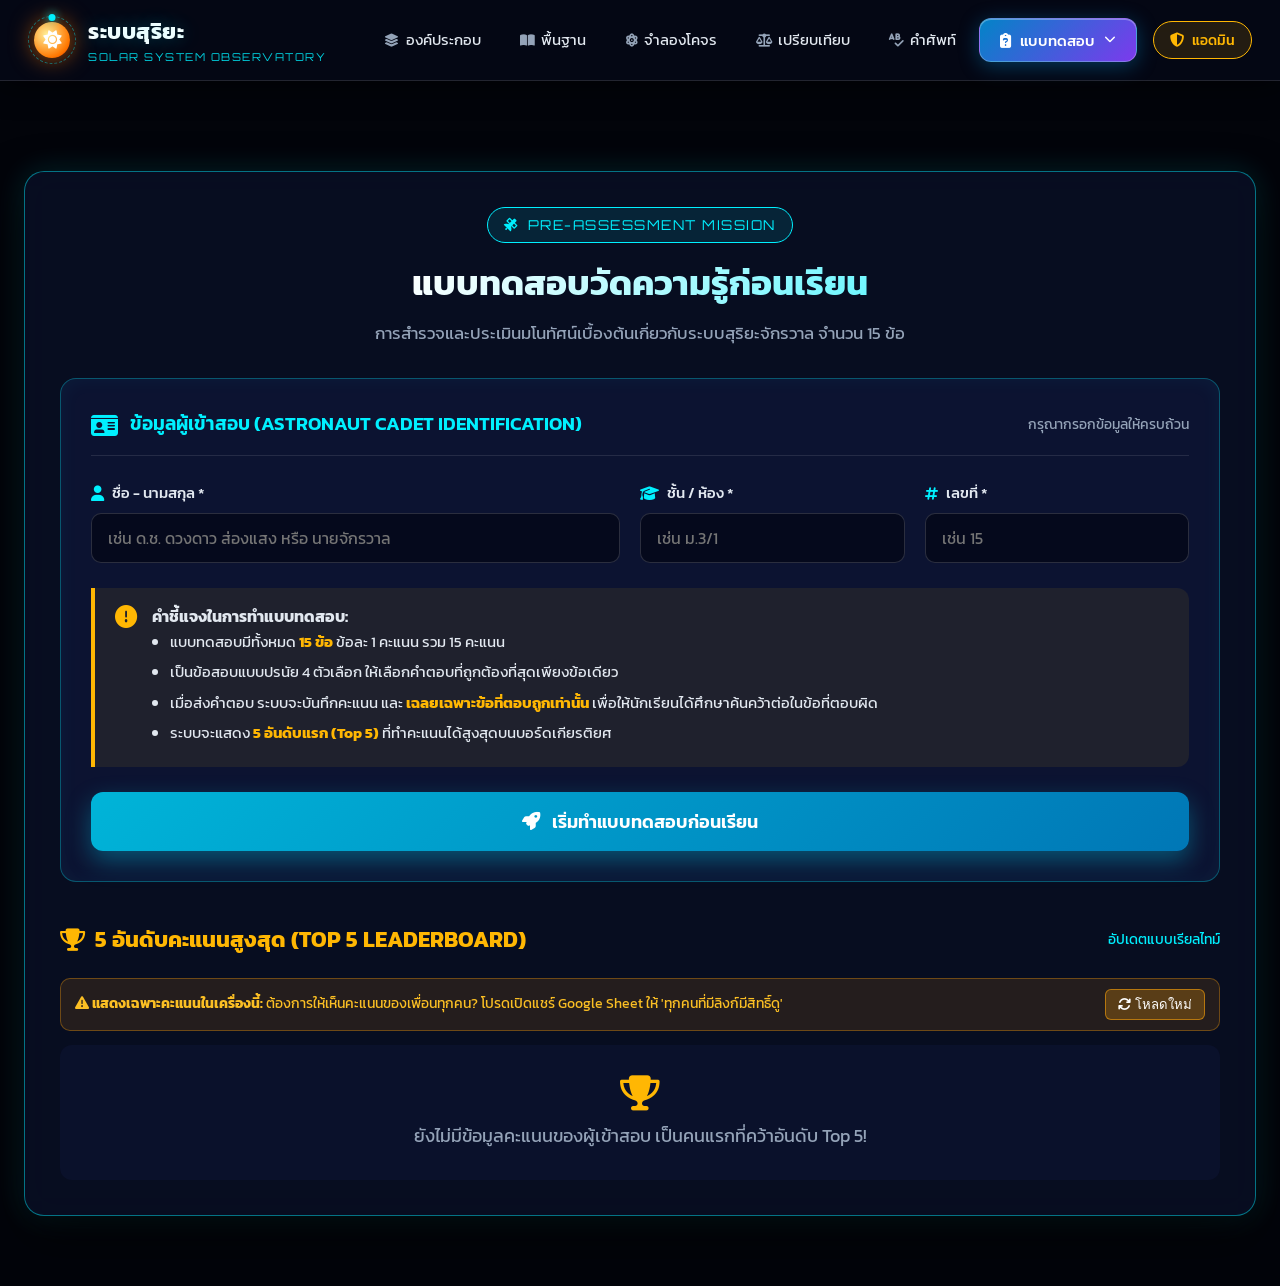
<file: 1.html>
﻿<!DOCTYPE html>
<html lang="th">
<head>
  <meta charset="UTF-8">
  <meta name="viewport" content="width=device-width, initial-scale=1.0, viewport-fit=cover">
  <title>แบบทดสอบก่อนเรียน - ห้องเรียนระบบสุริยะ</title>
  <!-- Google Fonts: Kanit & Orbitron -->
  <link rel="preconnect" href="https://fonts.googleapis.com">
  <link rel="preconnect" href="https://fonts.gstatic.com" crossorigin>
  <link href="https://fonts.googleapis.com/css2?family=Kanit:ital,wght@0,200;0,300;0,400;0,500;0,600;0,700;1,300;1,400&family=Orbitron:wght@500;700;900&display=swap" rel="stylesheet">
  <!-- Font Awesome Icons -->
  <link rel="stylesheet" href="https://cdnjs.cloudflare.com/ajax/libs/font-awesome/6.5.1/css/all.min.css">
  <!-- Custom Stylesheet -->
  <link rel="stylesheet" href="style.css?v=20">
  <style>
    /* สไตล์เฉพาะสำหรับหน้าแบบทดสอบก่อนเรียน (1.html) */
    .quiz-page-container {
      width: 100%;
      max-width: 100%;
      margin: 90px auto 40px;
      padding: 0 24px;
      position: relative;
      z-index: 10;
      box-sizing: border-box;
    }

    .glass-panel {
      background: rgba(10, 16, 40, 0.75);
      backdrop-filter: blur(16px);
      -webkit-backdrop-filter: blur(16px);
      border: 1px solid var(--glass-border-cyan);
      border-radius: 20px;
      padding: 35px;
      box-shadow: 0 20px 50px rgba(0, 0, 0, 0.6), 0 0 30px rgba(0, 240, 255, 0.15);
      margin-bottom: 30px;
      transition: all 0.3s ease;
      min-height: calc(100vh - 150px);
      width: 100%;
      box-sizing: border-box;
    }

    /* Header ของแบบทดสอบ */
    .quiz-hero-header {
      text-align: center;
      margin-bottom: 30px;
    }

    .quiz-tag {
      display: inline-flex;
      align-items: center;
      gap: 8px;
      padding: 6px 16px;
      background: rgba(0, 240, 255, 0.1);
      border: 1px solid var(--neon-cyan);
      border-radius: 50px;
      color: var(--neon-cyan);
      font-size: 0.85rem;
      font-family: var(--font-hud);
      letter-spacing: 1.5px;
      text-transform: uppercase;
      margin-bottom: 12px;
    }

    .quiz-main-title {
      font-size: 2.2rem;
      font-weight: 700;
      background: linear-gradient(135deg, #ffffff 30%, var(--neon-cyan) 100%);
      -webkit-background-clip: text;
      -webkit-text-fill-color: transparent;
      margin-bottom: 10px;
    }

    .quiz-sub-desc {
      color: var(--text-muted);
      font-size: 1.05rem;
      max-width: 900px;
      margin: 0 auto;
    }

    /* ฟอร์มลงทะเบียนข้อมูลผู้ใช้ */
    .user-register-card {
      background: rgba(14, 22, 54, 0.85);
      border: 1px solid rgba(0, 240, 255, 0.3);
      border-radius: 16px;
      padding: 30px;
      margin: 25px 0;
      box-shadow: inset 0 0 20px rgba(0, 240, 255, 0.05);
      width: 100%;
      box-sizing: border-box;
    }

    .id-badge-header {
      display: flex;
      align-items: center;
      justify-content: space-between;
      border-bottom: 1px solid rgba(255, 255, 255, 0.1);
      padding-bottom: 15px;
      margin-bottom: 25px;
    }

    .id-badge-title {
      display: flex;
      align-items: center;
      gap: 12px;
      font-size: 1.2rem;
      font-weight: 600;
      color: var(--neon-cyan);
    }

    .id-badge-title i {
      font-size: 1.5rem;
    }

    .form-grid {
      display: grid;
      grid-template-columns: 2fr 1fr 1fr;
      gap: 20px;
    }

    @media (max-width: 768px) {
      .form-grid {
        grid-template-columns: 1fr;
      }
    }

    .form-group {
      display: flex;
      flex-direction: column;
      gap: 8px;
    }

    .form-group label {
      font-size: 0.95rem;
      font-weight: 500;
      color: var(--text-bright);
      display: flex;
      align-items: center;
      gap: 8px;
    }

    .form-group label i {
      color: var(--neon-cyan);
    }

    .form-control {
      background: rgba(4, 8, 24, 0.8);
      border: 1px solid rgba(255, 255, 255, 0.15);
      border-radius: 10px;
      padding: 12px 16px;
      color: #fff;
      font-family: var(--font-main);
      font-size: 1rem;
      outline: none;
      transition: all 0.25s ease;
    }

    .form-control:focus {
      border-color: var(--neon-cyan);
      box-shadow: 0 0 15px rgba(0, 240, 255, 0.35);
      background: rgba(6, 12, 35, 0.95);
    }

    /* คำชี้แจงกฎกติกา */
    .rules-box {
      background: rgba(255, 183, 3, 0.08);
      border-left: 4px solid var(--neon-gold);
      padding: 16px 20px;
      border-radius: 0 12px 12px 0;
      margin: 25px 0;
      display: flex;
      gap: 15px;
      align-items: flex-start;
    }

    .rules-box i {
      color: var(--neon-gold);
      font-size: 1.4rem;
      margin-top: 2px;
    }

    .rules-box ul {
      margin: 0;
      padding-left: 18px;
      color: var(--text-bright);
      font-size: 0.95rem;
    }

    .rules-box li {
      margin-bottom: 6px;
    }

    .rules-box li strong {
      color: var(--neon-gold);
    }

    /* ปุ่ม Action */
    .btn-cosmic-primary {
      display: inline-flex;
      align-items: center;
      justify-content: center;
      gap: 12px;
      width: 100%;
      padding: 16px 30px;
      background: linear-gradient(135deg, #00b4d8 0%, #0077b6 100%);
      color: #fff;
      border: none;
      border-radius: 12px;
      font-family: var(--font-main);
      font-size: 1.15rem;
      font-weight: 600;
      cursor: pointer;
      box-shadow: 0 10px 25px rgba(0, 180, 216, 0.4);
      transition: all 0.3s ease;
      text-decoration: none;
    }

    .btn-cosmic-primary:hover {
      background: linear-gradient(135deg, #00f0ff 0%, #0096c7 100%);
      transform: translateY(-2px);
      box-shadow: 0 15px 35px rgba(0, 240, 255, 0.5);
      color: #02040a;
    }

    /* กล่องข้อสอบ */
    .quiz-progress-hud {
      display: flex;
      justify-content: space-between;
      align-items: center;
      background: rgba(5, 9, 28, 0.8);
      border: 1px solid var(--glass-border);
      border-radius: 12px;
      padding: 14px 20px;
      margin-bottom: 25px;
    }

    .hud-student-info {
      display: flex;
      align-items: center;
      gap: 10px;
      font-size: 0.95rem;
      color: var(--text-bright);
    }

    .hud-student-badge {
      background: rgba(0, 240, 255, 0.15);
      color: var(--neon-cyan);
      padding: 4px 10px;
      border-radius: 6px;
      font-weight: 600;
      font-family: var(--font-hud);
      font-size: 0.85rem;
    }

    .hud-progress-info {
      font-family: var(--font-hud);
      color: var(--neon-gold);
      font-weight: 600;
    }

    .question-card {
      background: rgba(14, 22, 54, 0.85);
      border: 1px solid rgba(255, 255, 255, 0.08);
      border-radius: 16px;
      padding: 24px;
      margin-bottom: 24px;
      transition: all 0.25s ease;
      position: relative;
      overflow: hidden;
    }

    .question-card.answered {
      border-color: rgba(0, 240, 255, 0.4);
      box-shadow: 0 0 15px rgba(0, 240, 255, 0.1);
    }

    .question-card::before {
      content: '';
      position: absolute;
      left: 0;
      top: 0;
      bottom: 0;
      width: 4px;
      background: rgba(255, 255, 255, 0.1);
      transition: all 0.25s ease;
    }

    .question-card.answered::before {
      background: var(--neon-cyan);
      box-shadow: 0 0 10px var(--neon-cyan);
    }

    .q-number-title {
      font-size: 1.15rem;
      font-weight: 600;
      color: #fff;
      margin-bottom: 18px;
      line-height: 1.5;
      display: flex;
      gap: 12px;
    }

    .q-index-badge {
      background: rgba(0, 240, 255, 0.15);
      border: 1px solid var(--neon-cyan);
      color: var(--neon-cyan);
      font-family: var(--font-hud);
      font-size: 0.85rem;
      padding: 2px 10px;
      border-radius: 6px;
      height: fit-content;
      white-space: nowrap;
    }

    .options-grid {
      display: grid;
      grid-template-columns: 1fr;
      gap: 12px;
    }

    .option-label {
      display: flex;
      align-items: center;
      gap: 14px;
      background: rgba(4, 8, 24, 0.6);
      border: 1px solid rgba(255, 255, 255, 0.1);
      border-radius: 12px;
      padding: 14px 18px;
      cursor: pointer;
      transition: all 0.2s ease;
      -webkit-touch-callout: none;
      touch-action: manipulation;
      -webkit-tap-highlight-color: rgba(0, 240, 255, 0.2);
      position: relative;
    }

    /* ป้องกัน iOS WebKit บั๊กล็อคการกด Label ที่มี user-select: none */
    @supports (-webkit-touch-callout: none) {
      .option-label {
        -webkit-user-select: auto !important;
      }
    }

    .option-label:hover {
      background: rgba(0, 240, 255, 0.08);
      border-color: rgba(0, 240, 255, 0.4);
      transform: translateX(4px);
    }

    .option-label:active {
      transform: scale(0.98);
      background: rgba(0, 240, 255, 0.18);
    }

    .option-label input[type="radio"] {
      appearance: none;
      -webkit-appearance: none;
      width: 24px;
      height: 24px;
      border: 2px solid rgba(255, 255, 255, 0.35);
      border-radius: 50%;
      outline: none;
      cursor: pointer;
      position: relative;
      transition: all 0.2s ease;
      flex-shrink: 0;
      background-color: rgba(4, 8, 24, 0.85);
      -webkit-tap-highlight-color: transparent;
    }

    .option-label input[type="radio"]:checked,
    .option-label.selected input[type="radio"] {
      border-color: var(--neon-cyan) !important;
      background-color: var(--neon-cyan) !important;
      box-shadow: inset 0 0 0 5px #040818, 0 0 14px var(--neon-cyan) !important;
    }

    .option-label.selected {
      background: rgba(0, 240, 255, 0.18) !important;
      border-color: var(--neon-cyan) !important;
      box-shadow: 0 0 16px rgba(0, 240, 255, 0.3) !important;
    }

    .option-text {
      color: var(--text-bright);
      font-size: 0.98rem;
      pointer-events: none;
      user-select: none;
      -webkit-user-select: none;
    }

    /* ผลลัพธ์คะแนน (Result Screen) */
    .score-banner-card {
      text-align: center;
      background: radial-gradient(circle at center, rgba(0, 240, 255, 0.15) 0%, rgba(10, 16, 40, 0.8) 70%);
      border: 1px solid var(--neon-cyan);
      border-radius: 20px;
      padding: 40px 20px;
      margin-bottom: 30px;
      box-shadow: 0 0 40px rgba(0, 240, 255, 0.2);
    }

    .score-circle {
      width: 150px;
      height: 150px;
      border-radius: 50%;
      border: 4px solid var(--neon-cyan);
      box-shadow: 0 0 30px rgba(0, 240, 255, 0.5), inset 0 0 20px rgba(0, 240, 255, 0.3);
      display: flex;
      flex-direction: column;
      align-items: center;
      justify-content: center;
      margin: 0 auto 20px;
      background: rgba(2, 4, 10, 0.6);
    }

    .score-number {
      font-family: var(--font-hud);
      font-size: 3.2rem;
      font-weight: 900;
      color: #fff;
      line-height: 1;
      text-shadow: 0 0 15px var(--neon-cyan);
    }

    .score-total {
      font-family: var(--font-hud);
      font-size: 1rem;
      color: var(--neon-cyan);
    }

    .student-result-details {
      display: flex;
      justify-content: center;
      gap: 20px;
      margin: 15px 0;
      flex-wrap: wrap;
    }

    .student-result-pill {
      background: rgba(255, 255, 255, 0.08);
      padding: 6px 16px;
      border-radius: 20px;
      font-size: 0.95rem;
      color: var(--text-bright);
    }

    /* การ์ดเฉลยแบบมีเงื่อนไข (Conditional Feedback Cards) */
    .feedback-card {
      border-radius: 14px;
      padding: 20px;
      margin-bottom: 20px;
      border: 1px solid transparent;
      transition: all 0.2s ease;
    }

    /* ข้อที่ตอบถูกต้อง */
    .feedback-card.correct {
      background: rgba(16, 185, 129, 0.08);
      border-color: rgba(16, 185, 129, 0.4);
      box-shadow: 0 5px 20px rgba(16, 185, 129, 0.1);
    }

    .feedback-header-correct {
      display: flex;
      align-items: center;
      gap: 10px;
      color: #34d399;
      font-weight: 600;
      font-size: 1.05rem;
      margin-bottom: 12px;
    }

    .feedback-explanation {
      background: rgba(4, 8, 24, 0.6);
      border-left: 3px solid #34d399;
      padding: 12px 16px;
      border-radius: 0 8px 8px 0;
      margin-top: 10px;
      font-size: 0.95rem;
      color: var(--text-bright);
    }

    .feedback-explanation strong {
      color: #34d399;
    }

    /* ข้อที่ตอบผิด: ซ่อนเฉลยตามที่สั่ง */
    .feedback-card.incorrect {
      background: rgba(239, 68, 68, 0.06);
      border-color: rgba(239, 68, 68, 0.3);
    }

    .feedback-header-incorrect {
      display: flex;
      align-items: center;
      gap: 10px;
      color: #f87171;
      font-weight: 600;
      font-size: 1.05rem;
      margin-bottom: 10px;
    }

    .hidden-answer-notice {
      background: rgba(4, 8, 24, 0.6);
      border-left: 3px solid #f87171;
      padding: 12px 16px;
      border-radius: 0 8px 8px 0;
      margin-top: 10px;
      font-size: 0.9rem;
      color: var(--text-muted);
      display: flex;
      align-items: center;
      gap: 8px;
    }

    /* ตาราง Top 5 Leaderboard */
    .leaderboard-section {
      margin-top: 40px;
    }

    .leaderboard-title {
      display: flex;
      align-items: center;
      justify-content: space-between;
      margin-bottom: 20px;
    }

    .leaderboard-title h3 {
      font-size: 1.4rem;
      font-weight: 700;
      color: var(--neon-gold);
      display: flex;
      align-items: center;
      gap: 10px;
    }

    .top5-table {
      width: 100%;
      border-collapse: separate;
      border-spacing: 0 8px;
    }

    .top5-table th {
      padding: 12px 18px;
      text-align: left;
      font-family: var(--font-hud);
      font-size: 1.05rem;
      color: var(--text-muted);
      letter-spacing: 1px;
      text-transform: uppercase;
      border-bottom: 1px solid rgba(255, 255, 255, 0.1);
    }

    .top5-row {
      background: rgba(14, 22, 54, 0.7);
      border: 1px solid rgba(255, 255, 255, 0.08);
      border-radius: 12px;
      transition: all 0.2s ease;
    }

    .top5-row:hover {
      background: rgba(20, 32, 75, 0.9);
      transform: translateY(-2px);
      box-shadow: 0 5px 15px rgba(0, 0, 0, 0.3);
    }

    .top5-row td {
      padding: 16px 18px;
      color: var(--text-bright);
      font-size: 1.15rem;
    }

    .top5-row td:first-child {
      border-top-left-radius: 12px;
      border-bottom-left-radius: 12px;
    }

    .top5-row td:last-child {
      border-top-right-radius: 12px;
      border-bottom-right-radius: 12px;
    }

    .rank-badge {
      display: inline-flex;
      align-items: center;
      justify-content: center;
      width: 38px;
      height: 38px;
      border-radius: 50%;
      font-family: var(--font-hud);
      font-weight: 700;
      font-size: 1.15rem;
    }

    .rank-1 { background: linear-gradient(135deg, #ffd700, #b8860b); color: #000; box-shadow: 0 0 12px rgba(255, 215, 0, 0.6); }
    .rank-2 { background: linear-gradient(135deg, #e0e0e0, #9e9e9e); color: #000; box-shadow: 0 0 10px rgba(224, 224, 224, 0.5); }
    .rank-3 { background: linear-gradient(135deg, #cd7f32, #8b4513); color: #fff; box-shadow: 0 0 10px rgba(205, 127, 50, 0.5); }
    .rank-other { background: rgba(255, 255, 255, 0.1); color: var(--text-muted); }

    .score-badge-pill {
      font-family: var(--font-hud);
      font-weight: 700;
      font-size: 1.1rem;
      color: var(--neon-cyan);
      background: rgba(0, 240, 255, 0.1);
      padding: 6px 16px;
      border-radius: 20px;
      border: 1px solid rgba(0, 240, 255, 0.3);
      display: inline-block;
      white-space: nowrap;
    }

    /* แผงควบคุมแอดมิน (Admin Portal Modal) */
    .admin-modal-overlay {
      position: fixed;
      top: 0;
      left: 0;
      width: 100vw;
      height: 100vh;
      background: rgba(2, 4, 10, 0.85);
      backdrop-filter: blur(12px);
      z-index: 1000;
      display: flex;
      align-items: center;
      justify-content: center;
      padding: 20px;
      opacity: 0;
      visibility: hidden;
      transition: all 0.3s ease;
    }

    .admin-modal-overlay.active {
      opacity: 1;
      visibility: visible;
    }

    .admin-modal-box {
      background: #0a112c;
      border: 1px solid var(--neon-cyan);
      border-radius: 20px;
      width: 100%;
      max-width: 950px;
      max-height: 90vh;
      display: flex;
      flex-direction: column;
      box-shadow: 0 20px 60px rgba(0, 0, 0, 0.8), 0 0 40px rgba(0, 240, 255, 0.25);
      overflow: hidden;
    }

    .admin-modal-header {
      padding: 20px 25px;
      border-bottom: 1px solid rgba(255, 255, 255, 0.1);
      display: flex;
      justify-content: space-between;
      align-items: center;
      background: rgba(14, 24, 60, 0.8);
    }

    .admin-modal-header h3 {
      font-size: 1.3rem;
      color: var(--neon-cyan);
      display: flex;
      align-items: center;
      gap: 10px;
    }

    .admin-modal-close {
      background: none;
      border: none;
      color: var(--text-muted);
      font-size: 1.5rem;
      cursor: pointer;
      transition: color 0.2s;
    }

    .admin-modal-close:hover {
      color: var(--neon-mars);
    }

    .admin-modal-body {
      padding: 25px;
      overflow-y: auto;
      flex: 1;
    }

    /* หน้าต่าง Login ของ Admin */
    .admin-login-box {
      max-width: 400px;
      margin: 40px auto;
      text-align: center;
    }

    .admin-login-box i.lock-icon {
      font-size: 3rem;
      color: var(--neon-gold);
      margin-bottom: 20px;
    }

    /* แดชบอร์ดข้อมูลคะแนนทั้งหมดสำหรับ Admin */
    .admin-stats-row {
      display: grid;
      grid-template-columns: repeat(auto-fit, minmax(180px, 1fr));
      gap: 15px;
      margin-bottom: 25px;
    }

    .stat-mini-card {
      background: rgba(16, 26, 65, 0.7);
      border: 1px solid rgba(255, 255, 255, 0.08);
      border-radius: 12px;
      padding: 16px;
      text-align: center;
    }

    .stat-mini-card .val {
      font-family: var(--font-hud);
      font-size: 1.8rem;
      font-weight: 700;
      color: var(--neon-cyan);
      margin-top: 5px;
    }

    .stat-mini-card .label {
      font-size: 0.85rem;
      color: var(--text-muted);
    }

    .admin-controls-bar {
      display: flex;
      justify-content: space-between;
      align-items: center;
      gap: 15px;
      margin-bottom: 20px;
      flex-wrap: wrap;
    }

    .admin-search-input {
      background: rgba(4, 8, 24, 0.8);
      border: 1px solid rgba(255, 255, 255, 0.15);
      border-radius: 8px;
      padding: 10px 14px;
      color: #fff;
      font-family: var(--font-main);
      width: 250px;
      outline: none;
    }

    .admin-search-input:focus {
      border-color: var(--neon-cyan);
    }

    .btn-admin-action {
      display: inline-flex;
      align-items: center;
      gap: 8px;
      padding: 9px 16px;
      border-radius: 8px;
      border: none;
      cursor: pointer;
      font-family: var(--font-main);
      font-size: 0.9rem;
      font-weight: 500;
      transition: all 0.2s;
    }

    .btn-export-csv {
      background: #10b981;
      color: #fff;
    }

    .btn-export-csv:hover {
      background: #059669;
    }

    .btn-danger-clear {
      background: rgba(239, 68, 68, 0.2);
      border: 1px solid #ef4444;
      color: #fca5a5;
    }

    .btn-danger-clear:hover {
      background: #ef4444;
      color: #fff;
    }

    .admin-table {
      width: 100%;
      border-collapse: collapse;
    }

    .admin-table th, .admin-table td {
      padding: 12px 14px;
      border-bottom: 1px solid rgba(255, 255, 255, 0.08);
      font-size: 0.92rem;
      text-align: left;
    }

    .admin-table th {
      background: rgba(14, 24, 60, 0.9);
      color: var(--neon-cyan);
      font-family: var(--font-hud);
      font-size: 0.82rem;
    }

    .admin-nav-btn {
      display: inline-flex;
      align-items: center;
      gap: 8px;
      background: rgba(255, 183, 3, 0.12);
      border: 1px solid var(--neon-gold);
      color: var(--neon-gold);
      padding: 7px 16px;
      border-radius: 30px;
      font-size: 0.9rem;
      cursor: pointer;
      font-family: var(--font-main);
      transition: all 0.2s ease;
      margin-left: 10px;
    }

    .admin-nav-btn:hover {
      background: var(--neon-gold);
      color: #02040a;
      box-shadow: 0 0 15px rgba(255, 183, 3, 0.4);
    }

    /* Mobile & Tablet Responsiveness for 1.html */
    @media (max-width: 768px) {
      .quiz-page-container {
        padding: 0 max(12px, env(safe-area-inset-left, 0px)) calc(30px + env(safe-area-inset-bottom, 0px)) max(12px, env(safe-area-inset-right, 0px));
        margin-top: calc(75px + env(safe-area-inset-top, 0px));
        width: 100%;
        max-width: 100%;
        box-sizing: border-box;
      }
      .glass-panel {
        padding: 20px 12px;
        border-radius: 18px;
        margin-bottom: 20px;
        min-height: auto;
      }
      .quiz-main-title {
        font-size: clamp(1.5rem, 5vw, 2rem);
      }
      .user-register-card {
        padding: 18px 12px;
      }
      .quiz-progress-hud {
        padding: 12px 14px;
        flex-wrap: wrap;
        gap: 10px;
        position: sticky;
        top: calc(env(safe-area-inset-top, 0px) + 54px);
        z-index: 50;
        backdrop-filter: blur(16px);
        -webkit-backdrop-filter: blur(16px);
        background: rgba(5, 9, 28, 0.94);
        box-shadow: 0 4px 20px rgba(0, 0, 0, 0.5);
      }
      .question-card {
        padding: 16px 12px;
      }
      .option-label {
        padding: 12px 14px;
      }
      .score-banner-card {
        padding: 28px 14px;
      }
      .score-circle {
        width: 120px;
        height: 120px;
      }
      .score-number {
        font-size: 2.5rem;
      }
      .admin-modal-box {
        padding: 16px 10px;
        max-width: 96vw;
        max-height: 90vh;
      }
      .form-control, .admin-search-input {
        font-size: 16px !important;
        min-height: 44px;
      }
      .btn-cosmic-primary {
        min-height: 48px;
        touch-action: manipulation;
      }
      .leaderboard-table-responsive {
        width: 100%;
        overflow-x: auto;
        -webkit-overflow-scrolling: touch;
      }
    }
  </style>
</head>
<body>
  <!-- พื้นหลังอวกาศ 3 มิติ -->
  <canvas id="space-canvas"></canvas>

  <!-- แสงบรรยากาศอวกาศ -->
  <div class="cosmic-aura aura-1"></div>
  <div class="cosmic-aura aura-2"></div>
  <div class="cosmic-aura aura-3"></div>

  <!-- แถบนำทาง (Navbar) -->
  <header class="header">
    <nav class="navbar" id="navbar">
      <a href="index.html" class="brand">
        <div class="brand-orbit-ring">
          <div class="brand-planet-dot"></div>
          <div class="brand-icon">
            <i class="fa-solid fa-sun"></i>
          </div>
        </div>
        <div class="brand-text">
          <span class="brand-main">ระบบสุริยะ</span>
          <span class="brand-sub">SOLAR SYSTEM OBSERVATORY</span>
        </div>
      </a>

      <!-- ปุ่มเปิดปิดเมนูสำหรับมือถือ -->
      <button class="mobile-toggle" id="mobileToggle" aria-label="เมนู">
        <i class="fa-solid fa-bars"></i>
      </button>

      <!-- เมนูนำทาง -->
      <div class="nav-menu" id="navMenu">
        <ul class="nav-list">
          <li class="nav-item">
            <a href="index.html" class="nav-link">
              <i class="fa-solid fa-layer-group"></i> องค์ประกอบ
            </a>
          </li>
          <li class="nav-item">
            <a href="a.html" class="nav-link">
              <i class="fa-solid fa-book-open"></i> พื้นฐาน
            </a>
          </li>
          <li class="nav-item">
            <a href="b.html" class="nav-link">
              <i class="fa-solid fa-atom"></i> จำลองโคจร
            </a>
          </li>
          <li class="nav-item">
            <a href="c.html" class="nav-link">
              <i class="fa-solid fa-scale-balanced"></i> เปรียบเทียบ
            </a>
          </li>
          <li class="nav-item">
            <a href="d.html" class="nav-link">
              <i class="fa-solid fa-spell-check"></i> คำศัพท์
            </a>
          </li>
          <!-- ขวาสุด: เมนูดรอปดาวน์ แบบทดสอบ -->
          <li class="nav-item dropdown" id="quizDropdown">
            <button class="dropdown-trigger" id="dropdownTrigger" aria-expanded="false">
              <i class="fa-solid fa-clipboard-question"></i> แบบทดสอบ
              <i class="fa-solid fa-chevron-down arrow-icon"></i>
            </button>
            <ul class="dropdown-menu" id="dropdownMenu">
              <li>
                <a href="1.html" class="dropdown-item" data-quiz="pre">
                  <span class="drop-badge">01</span>
                  <span class="drop-text">ก่อนเรียน</span>
                  <i class="fa-solid fa-arrow-right drop-arrow"></i>
                </a>
              </li>
              <li>
                <a href="2.html" class="dropdown-item" data-quiz="post">
                  <span class="drop-badge">02</span>
                  <span class="drop-text">หลังเรียน</span>
                  <i class="fa-solid fa-arrow-right drop-arrow"></i>
                </a>
              </li>
              <li>
                <a href="3.html" class="dropdown-item" data-quiz="act1">
                  <span class="drop-badge">03</span>
                  <span class="drop-text">กิจกรรม 1</span>
                  <i class="fa-solid fa-arrow-right drop-arrow"></i>
                </a>
              </li>
              <li>
                <a href="4.html" class="dropdown-item" data-quiz="act2">
                  <span class="drop-badge">04</span>
                  <span class="drop-text">กิจกรรม 2</span>
                  <i class="fa-solid fa-arrow-right drop-arrow"></i>
                </a>
              </li>
              <li class="dropdown-divider" style="margin: 6px 0; border-top: 1px solid rgba(255, 255, 255, 0.12);"></li>
              <li>
                <a href="javascript:void(0)" class="dropdown-item admin-dropdown-item" onclick="openAdminModal();">
                  <span class="drop-badge" style="background: rgba(0, 240, 255, 0.2);"><i class="fa-solid fa-shield-halved"></i></span>
                  <span class="drop-text" style="font-weight: 600; color: var(--neon-cyan);">ศูนย์แอดมิน (คะแนน 1-4)</span>
                  <i class="fa-solid fa-lock drop-arrow"></i>
                </a>
              </li>
            </ul>
          </li>
          <!-- ปุ่มศูนย์แอดมิน -->
          <li class="nav-item admin-nav-item">
            <button class="admin-nav-btn" id="openAdminNavBtn" onclick="openAdminModal();" title="ศูนย์ควบคุมแอดมิน / ดูคะแนน 1, 2, 3, 4 (Alt+A)">
              <i class="fa-solid fa-shield-halved"></i>
              <span>แอดมิน</span>
            </button>
          </li>
        </ul>
      </div>
    </nav>
  </header>

  <!-- เนื้อหาหลักของแบบทดสอบก่อนเรียน -->
  <main class="quiz-page-container">

    <!-- ส่วนที่ 1: ลงทะเบียนข้อมูลนักเรียน (แสดงเป็นขั้นตอนแรก) -->
    <section id="stepRegister" class="glass-panel">
      <div class="quiz-hero-header">
        <div class="quiz-tag">
          <i class="fa-solid fa-satellite"></i> PRE-ASSESSMENT MISSION
        </div>
        <h1 class="quiz-main-title">แบบทดสอบวัดความรู้ก่อนเรียน</h1>
        <p class="quiz-sub-desc">
          การสำรวจและประเมินมโนทัศน์เบื้องต้นเกี่ยวกับระบบสุริยะจักรวาล จำนวน 15 ข้อ
        </p>
      </div>

      <!-- บัตรข้อมูลนักเรียน -->
      <div class="user-register-card">
        <div class="id-badge-header">
          <div class="id-badge-title">
            <i class="fa-solid fa-id-card"></i>
            <span>ข้อมูลผู้เข้าสอบ (ASTRONAUT CADET IDENTIFICATION)</span>
          </div>
          <span style="font-size: 0.85rem; color: var(--text-muted);">กรุณากรอกข้อมูลให้ครบถ้วน</span>
        </div>

        <form id="studentRegisterForm">
          <div class="form-grid">
            <div class="form-group">
              <label for="studentName"><i class="fa-solid fa-user"></i> ชื่อ - นามสกุล *</label>
              <input type="text" id="studentName" class="form-control" placeholder="เช่น ด.ช. ดวงดาว ส่องแสง หรือ นายจักรวาล" required autocomplete="name">
            </div>
            <div class="form-group">
              <label for="studentGrade"><i class="fa-solid fa-graduation-cap"></i> ชั้น / ห้อง *</label>
              <input type="text" id="studentGrade" class="form-control" placeholder="เช่น ม.3/1" required>
            </div>
            <div class="form-group">
              <label for="studentNo"><i class="fa-solid fa-hashtag"></i> เลขที่ *</label>
              <input type="number" id="studentNo" class="form-control" placeholder="เช่น 15" min="1" max="99" required>
            </div>
          </div>

          <div class="rules-box">
            <i class="fa-solid fa-circle-exclamation"></i>
            <div>
              <strong>คำชี้แจงในการทำแบบทดสอบ:</strong>
              <ul>
                <li>แบบทดสอบมีทั้งหมด <strong>15 ข้อ</strong> ข้อละ 1 คะแนน รวม 15 คะแนน</li>
                <li>เป็นข้อสอบแบบปรนัย 4 ตัวเลือก ให้เลือกคำตอบที่ถูกต้องที่สุดเพียงข้อเดียว</li>
                <li>เมื่อส่งคำตอบ ระบบจะบันทึกคะแนน และ <strong>เฉลยเฉพาะข้อที่ตอบถูกเท่านั้น</strong> เพื่อให้นักเรียนได้ศึกษาค้นคว้าต่อในข้อที่ตอบผิด</li>
                <li>ระบบจะแสดง <strong>5 อันดับแรก (Top 5)</strong> ที่ทำคะแนนได้สูงสุดบนบอร์ดเกียรติยศ</li>
              </ul>
            </div>
          </div>

          <button type="submit" class="btn-cosmic-primary" id="startQuizBtn">
            <i class="fa-solid fa-rocket"></i> เริ่มทำแบบทดสอบก่อนเรียน
          </button>
        </form>
      </div>

      <!-- ตาราง 5 อันดับแรกปัจจุบันบนหน้าแรก -->
      <div class="leaderboard-section">
        <div class="leaderboard-title">
          <h3><i class="fa-solid fa-trophy"></i> 5 อันดับคะแนนสูงสุด (TOP 5 LEADERBOARD)</h3>
          <span style="font-size: 0.85rem; color: var(--neon-cyan);">อัปเดตแบบเรียลไทม์</span>
        </div>
        <div id="top5TableContainerFront">
          <!-- ตาราง Top 5 โหลดด้วย JS -->
        </div>
      </div>
    </section>

    <!-- ส่วนที่ 2: หน้าต่างทำข้อสอบ 15 ข้อ (ซ่อนอยู่จนกว่าจะกรอกข้อมูล) -->
    <section id="stepQuiz" class="glass-panel" style="display: none;">
      <!-- แถบข้อมูลผู้สอบ & ความคืบหน้า -->
      <div class="quiz-progress-hud">
        <div class="hud-student-info">
          <i class="fa-solid fa-user-astronaut" style="color: var(--neon-cyan);"></i>
          <span id="hudStudentDisplay">ผู้เข้าสอบ: -</span>
          <span class="hud-student-badge" id="hudClassDisplay">ม.-/-</span>
        </div>
        <div class="hud-progress-info" id="hudProgressText">
          ตอบแล้ว: 0 / 15 ข้อ
        </div>
      </div>

      <!-- ฟอร์มข้อสอบ 15 ข้อ -->
      <form id="quizForm">
        <div id="quizQuestionsWrapper">
          <!-- คำถาม 15 ข้อจะถูก Render ด้วย JavaScript -->
        </div>

        <div style="margin-top: 30px; text-align: center;">
          <button type="submit" class="btn-cosmic-primary" id="submitAnswersBtn">
            <i class="fa-solid fa-paper-plane"></i> ส่งคำตอบและตรวจคะแนน
          </button>
        </div>
      </form>
    </section>

    <!-- ส่วนที่ 3: สรุปคะแนน & เฉลยเฉพาะข้อที่ทำถูก (Results Screen) -->
    <section id="stepResult" class="glass-panel" style="display: none;">
      <div class="quiz-hero-header">
        <div class="quiz-tag" style="border-color: var(--neon-emerald); color: var(--neon-emerald); background: rgba(16, 185, 129, 0.1);">
          <i class="fa-solid fa-flag-checkered"></i> MISSION COMPLETED
        </div>
        <h1 class="quiz-main-title">ผลการทดสอบก่อนเรียน</h1>
        <p class="quiz-sub-desc">
          คะแนนและเฉลยเฉพาะข้อที่คุณตอบถูกต้องตามเงื่อนไขของภารกิจ
        </p>
      </div>

      <!-- การ์ดแสดงคะแนน -->
      <div class="score-banner-card">
        <div class="score-circle">
          <span class="score-number" id="resultScoreNum">0</span>
          <span class="score-total">จาก 15 คะแนน</span>
        </div>

        <h2 id="resultEvaluation" style="font-size: 1.5rem; margin-bottom: 10px; color: #fff;">-</h2>
        <p id="resultFeedbackMsg" style="color: var(--text-muted); max-width: 500px; margin: 0 auto 15px;">-</p>

        <div class="student-result-details">
          <span class="student-result-pill"><i class="fa-solid fa-user"></i> <strong id="resName">-</strong></span>
          <span class="student-result-pill"><i class="fa-solid fa-graduation-cap"></i> ชั้น: <strong id="resGrade">-</strong></span>
          <span class="student-result-pill"><i class="fa-solid fa-hashtag"></i> เลขที่: <strong id="resNo">-</strong></span>
          <span class="student-result-pill"><i class="fa-solid fa-clock"></i> บันทึกเมื่อ: <strong id="resTime">-</strong></span>
        </div>

        <!-- แถบแสดงสถานะเชื่อมต่อ Google Sheet -->
        <div style="margin-top: 20px; text-align: center;">
          <div id="sheetSyncStatus" style="display: inline-flex; align-items: center; gap: 8px; padding: 8px 22px; border-radius: 30px; background: rgba(5, 9, 28, 0.85); border: 1px solid rgba(0, 240, 255, 0.35); font-size: 0.92rem; color: var(--text-bright); box-shadow: 0 4px 15px rgba(0,0,0,0.3); transition: all 0.3s ease;">
            <i class="fa-solid fa-cloud-arrow-up" style="color: var(--neon-cyan);"></i>
            <span>พร้อมบันทึกคะแนนเข้าสู่ระบบ Google Sheet</span>
          </div>
        </div>
      </div>

      <!-- ส่วนเฉลยเฉพาะข้อที่ตอบถูกต้องเท่านั้น -->
      <div style="margin: 35px 0;">
        <h3 style="font-size: 1.3rem; margin-bottom: 20px; display: flex; align-items: center; gap: 10px; color: var(--neon-cyan);">
          <i class="fa-solid fa-square-check"></i> ตรวจสอบผลรายข้อ (เฉลยเฉพาะข้อที่ทำถูกเท่านั้น)
        </h3>
        <div id="resultsBreakdownContainer">
          <!-- ข้อสอบพร้อมเฉลยเฉพาะข้อที่ถูกจะใส่ที่นี่ -->
        </div>
      </div>

      <!-- ตาราง 5 อันดับแรกหลังสอบเสร็จ -->
      <div class="leaderboard-section">
        <div class="leaderboard-title">
          <h3><i class="fa-solid fa-trophy"></i> 5 อันดับคะแนนสูงสุด (TOP 5 LEADERBOARD)</h3>
          <span style="font-size: 0.85rem; color: var(--neon-gold);">จัดอันดับคะแนนสูงสุด</span>
        </div>
        <div id="top5TableContainerResult">
          <!-- ตาราง Top 5 โหลดด้วย JS -->
        </div>
      </div>

      <!-- แผงปุ่มเชื่อมต่อไปยังทุกหน้าในระบบ -->
      <div style="margin-top: 40px; padding: 25px; background: rgba(5, 9, 28, 0.7); border: 1px solid var(--glass-border-cyan); border-radius: 16px;">
        <h4 style="text-align: center; font-size: 1.15rem; color: var(--neon-cyan); margin-bottom: 20px;">
          <i class="fa-solid fa-map-location-dot"></i> สำรวจเนื้อหาห้องเรียนระบบสุริยะต่อไป
        </h4>
        <div style="display: flex; gap: 12px; justify-content: center; flex-wrap: wrap;">
          <a href="index.html" class="btn-cosmic-primary" style="width: auto; padding: 12px 22px; font-size: 0.95rem; background: rgba(255, 255, 255, 0.08); border: 1px solid rgba(255, 255, 255, 0.2);">
            <i class="fa-solid fa-layer-group"></i> 1. องค์ประกอบ (หน้าหลัก)
          </a>
          <a href="a.html" class="btn-cosmic-primary" style="width: auto; padding: 12px 22px; font-size: 0.95rem;">
            <i class="fa-solid fa-book-open"></i> 2. บทเรียนพื้นฐาน
          </a>
          <a href="b.html" class="btn-cosmic-primary" style="width: auto; padding: 12px 22px; font-size: 0.95rem; background: rgba(168, 85, 247, 0.2); border: 1px solid var(--neon-purple); color: #fff;">
            <i class="fa-solid fa-atom"></i> 3. จำลองโคจร 3D
          </a>
          <a href="c.html" class="btn-cosmic-primary" style="width: auto; padding: 12px 22px; font-size: 0.95rem; background: rgba(255, 183, 3, 0.15); border: 1px solid var(--neon-gold); color: #fff;">
            <i class="fa-solid fa-scale-balanced"></i> 4. เปรียบเทียบดาว
          </a>
          <a href="d.html" class="btn-cosmic-primary" style="width: auto; padding: 12px 22px; font-size: 0.95rem; background: rgba(16, 185, 129, 0.15); border: 1px solid var(--neon-emerald); color: #fff;">
            <i class="fa-solid fa-spell-check"></i> 5. คำศัพท์ดาราศาสตร์
          </a>
          <a href="3.html" class="btn-cosmic-primary" style="width: auto; padding: 12px 22px; font-size: 0.95rem; background: rgba(255, 183, 3, 0.2); border: 1px solid var(--neon-gold); color: #fff;">
            <i class="fa-solid fa-rocket"></i> กิจกรรม 1 (เรียงดาว)
          </a>
          <a href="4.html" class="btn-cosmic-primary" style="width: auto; padding: 12px 22px; font-size: 0.95rem; background: rgba(0, 240, 255, 0.2); border: 1px solid var(--neon-cyan); color: #fff;">
            <i class="fa-solid fa-spell-check"></i> กิจกรรม 2
          </a>
          <button type="button" id="retakeQuizBtn" class="btn-cosmic-primary" style="width: auto; padding: 12px 22px; font-size: 0.95rem; background: rgba(239, 68, 68, 0.15); border: 1px solid #ef4444; color: #fca5a5;">
            <i class="fa-solid fa-rotate-right"></i> ทำแบบทดสอบอีกครั้ง
          </button>
        </div>
      </div>
    </section>

  </main>

  <!-- JavaScript หลักของหน้าแบบทดสอบ 1.html -->
  <script>
    /* ============================================================
       1. ชุดข้อสอบก่อนเรียน 15 ข้อ (Pre-test 15 Questions Bank)
       ============================================================ */
    const PRE_TEST_QUESTIONS = [
      {
        id: 1,
        question: "ข้อใดอธิบายความหมายของ “ระบบสุริยะ” ได้ถูกต้องที่สุด",
        options: [
          "กลุ่มดาวฤกษ์ทั้งหมดที่มองเห็นจากโลก",
          "ระบบที่มีดวงอาทิตย์เป็นศูนย์กลางและมีวัตถุต่าง ๆ โคจรรอบ",
          "กลุ่มดาวเคราะห์ที่โคจรรอบโลก",
          "กลุ่มดาวฤกษ์ที่อยู่ใกล้โลกที่สุด"
        ],
        answer: 1,
        explanation: "ระบบสุริยะมีดวงอาทิตย์เป็นศูนย์กลาง และมีวัตถุต่าง ๆ เช่น ดาวเคราะห์ ดาวเคราะห์น้อย และดาวหาง โคจรรอบภายใต้แรงโน้มถ่วง"
      },
      {
        id: 2,
        question: "ระบบสุริยะถือกำเนิดขึ้นเมื่อประมาณกี่ล้านปีที่แล้ว",
        options: [
          "460 ล้านปี",
          "1,000 ล้านปี",
          "4,600 ล้านปี",
          "10,000 ล้านปี"
        ],
        answer: 2,
        explanation: "ระบบสุริยะเริ่มก่อตัวจากกลุ่มฝุ่นและแก๊สในอวกาศที่เรียกว่า เนบิวลาสุริยะ (Solar Nebula) เมื่อประมาณ 4,600 ล้านปีที่แล้ว"
      },
      {
        id: 3,
        question: "ข้อใดเป็นดาวเคราะห์ชั้นในทั้งหมด",
        options: [
          "โลก ดาวอังคาร ดาวพฤหัสบดี ดาวเสาร์",
          "ดาวพุธ ดาวศุกร์ โลก ดาวอังคาร",
          "ดาวศุกร์ โลก ดาวเสาร์ ดาวยูเรนัส",
          "ดาวพุธ ดาวพฤหัสบดี ดาวยูเรนัส ดาวเนปจูน"
        ],
        answer: 1,
        explanation: "ดาวเคราะห์ชั้นในหรือดาวเคราะห์หิน ได้แก่ ดาวพุธ ดาวศุกร์ โลก และดาวอังคาร โดยมีองค์ประกอบส่วนใหญ่เป็นหินและเหล็ก"
      },
      {
        id: 4,
        question: "ดาวเคราะห์แคระมีลักษณะสำคัญตามสไลด์อย่างไร?",
        options: [
          "โคจรรอบโลก",
          "เป็นดาวบริวารของดวงอาทิตย์",
          "โคจรรอบดวงอาทิตย์และมีรูปร่างเป็นทรงกลม",
          "เป็นดาวฤกษ์ขนาดเล็ก"
        ],
        answer: 2,
        explanation: "ดาวเคราะห์แคระโคจรรอบดวงอาทิตย์ ไม่เป็นดาวบริวาร และมีสัณฐานเป็นทรงกลม"
      },
      {
        id: 5,
        question: "องค์ประกอบหลักของดาวหางคืออะไร?",
        options: [
          "เหล็ก",
          "น้ำแข็ง",
          "หิน",
          "ไฮโดรเจน"
        ],
        answer: 1,
        explanation: "ดาวหางมีองค์ประกอบหลักเป็นน้ำแข็ง เมื่อเข้าใกล้ดวงอาทิตย์ น้ำแข็งจะระเหิดและเกิดหางแก๊สกับหางฝุ่น"
      },
      {
        id: 6,
        question: "เหตุใดดาวฤกษ์จึงสามารถส่องแสงได้ด้วยตัวเอง",
        options: [
          "สะท้อนแสงจากดาวเคราะห์",
          "เกิดจากปฏิกิริยานิวเคลียร์ฟิวชัน",
          "ได้รับแสงจากดวงอาทิตย์",
          "เกิดจากการสะท้อนแสงของดวงจันทร์"
        ],
        answer: 1,
        explanation: "ดาวฤกษ์สามารถสร้างพลังงานและแสงได้ด้วยตัวเองจาก ปฏิกิริยานิวเคลียร์ฟิวชัน"
      },
      {
        id: 7,
        question: "เมื่อดาวหางเข้าใกล้ดวงอาทิตย์จะเกิดอะไรขึ้น?",
        options: [
          "หยุดการเคลื่อนที่",
          "กลายเป็นดาวเคราะห์",
          "น้ำแข็งระเหิดและเกิดหาง",
          "มีขนาดใหญ่ขึ้นทันที"
        ],
        answer: 2,
        explanation: "ความร้อนจากดวงอาทิตย์ทำให้น้ำแข็งในดาวหางระเหิดออก จึงเกิดหางแก๊สและหางฝุ่น"
      },
      {
        id: 8,
        question: "ดาวบริวารหรือลักษณะที่เรียกว่า “ดวงจันทร์บริวาร” หมายถึงอะไร?",
        options: [
          "วัตถุที่โคจรรอบดวงอาทิตย์เท่านั้น",
          "วัตถุที่โคจรรอบวัตถุที่ใหญ่กว่าและไม่ใช่ดวงอาทิตย์",
          "วัตถุที่อยู่ระหว่างดาวเคราะห์",
          "ดาวฤกษ์ที่อยู่ใกล้ดาวเคราะห์"
        ],
        answer: 1,
        explanation: "ดาวบริวารสามารถโคจรรอบดาวเคราะห์หรือดาวเคราะห์แคระได้"
      },
      {
        id: 9,
        question: "ดาวเคราะห์ดวงใดมีคาบการโคจรรอบดวงอาทิตย์เพียงประมาณ 88 วัน",
        options: [
          "ดาวศุกร์",
          "โลก",
          "ดาวพุธ",
          "ดาวอังคาร"
        ],
        answer: 2,
        explanation: "ดาวพุธเป็นดาวเคราะห์ที่อยู่ใกล้ดวงอาทิตย์ที่สุดและโคจรรอบดวงอาทิตย์เร็วที่สุด ใช้เวลาเพียง 88 วัน"
      },
      {
        id: 10,
        question: "เหตุใดดาวศุกร์จึงมีอุณหภูมิพื้นผิวสูงมาก",
        options: [
          "เพราะอยู่ใกล้ดวงจันทร์",
          "เพราะมีวงแหวนจำนวนมาก",
          "เพราะเกิดปรากฏการณ์เรือนกระจกแบบกู่ไม่กลับ",
          "เพราะไม่มีบรรยากาศ"
        ],
        answer: 2,
        explanation: "ดาวศุกร์มีบรรยากาศหนาแน่นและมีคาร์บอนไดออกไซด์เป็นองค์ประกอบหลัก ทำให้เกิด Runaway Greenhouse Effect ส่งผลให้อุณหภูมิพื้นผิวเฉลี่ยสูงถึงประมาณ 464°C"
      },
      {
        id: 11,
        question: "ข้อใดเป็นสาเหตุสำคัญที่ทำให้โลกเกิดฤดูกาล",
        options: [
          "โลกอยู่ใกล้ดวงอาทิตย์ตลอดเวลา",
          "แกนหมุนของโลกเอียงประมาณ 23.44°",
          "ดวงจันทร์โคจรรอบโลก",
          "โลกมีสนามแม่เหล็ก"
        ],
        answer: 1,
        explanation: "แกนหมุนของโลกเอียงประมาณ 23.44 องศา ทำให้แต่ละช่วงของปีแต่ละพื้นที่ได้รับพลังงานจากแสงอาทิตย์แตกต่างกัน จึงเกิดฤดูกาล"
      },
      {
        id: 12,
        question: "เหตุใดดาวเนปจูนจึงมีสภาพหนาวเย็นสุดขั้ว?",
        options: [
          "เพราะไม่มีดวงจันทร์",
          "เพราะอยู่ห่างจากดวงอาทิตย์มากที่สุด",
          "เพราะมีวงแหวนจำนวนมาก",
          "เพราะอยู่ใกล้ดาวพฤหัสบดี"
        ],
        answer: 1,
        explanation: "ดาวเนปจูนอยู่ห่างจากดวงอาทิตย์มากที่สุดในบรรดาดาวเคราะห์ จึงมีสภาพหนาวเย็นสุดขั้ว"
      },
      {
        id: 13,
        question: "ดาวอังคารมีสีแดงเนื่องจากสาเหตุใด",
        options: [
          "มีมหาสมุทรสีแดง",
          "พื้นผิวปกคลุมด้วยฝุ่นของสนิมเหล็ก",
          "มีแก๊สออกซิเจนจำนวนมาก",
          "สะท้อนแสงสีแดงจากดวงอาทิตย์"
        ],
        answer: 1,
        explanation: "พื้นผิวดาวอังคารปกคลุมด้วยฝุ่นของ สนิมเหล็ก เมื่อมองจากโลกจึงปรากฏเป็นสีแดง"
      },
      {
        id: 14,
        question: "แถบดาวเคราะห์น้อยส่วนใหญ่อยู่บริเวณใด",
        options: [
          "ระหว่างดาวพุธกับดาวศุกร์",
          "ระหว่างโลกกับดาวอังคาร",
          "ระหว่างดาวอังคารกับดาวพฤหัสบดี",
          "ระหว่างดาวเสาร์กับดาวยูเรนัส"
        ],
        answer: 2,
        explanation: "แถบดาวเคราะห์น้อยเป็นบริเวณที่มีวัตถุขนาดเล็กจำนวนมากโคจรรอบดวงอาทิตย์ โดยอยู่ระหว่างวงโคจรของ ดาวอังคารและดาวพฤหัสบดี"
      },
      {
        id: 15,
        question: "ข้อใดกล่าวถูกต้องเกี่ยวกับดาวพฤหัสบดี",
        options: [
          "เป็นดาวเคราะห์ที่เล็กที่สุดในระบบสุริยะ",
          "เป็นดาวเคราะห์หินที่อยู่ใกล้ดวงอาทิตย์ที่สุด",
          "เป็นดาวเคราะห์แก๊สยักษ์ที่มีขนาดใหญ่ที่สุดในระบบสุริยะ",
          "เป็นดาวเคราะห์ที่ไม่มีดาวบริวาร"
        ],
        answer: 2,
        explanation: "ดาวพฤหัสบดีเป็นดาวเคราะห์ลำดับที่ 5 และเป็น ดาวเคราะห์แก๊สยักษ์ที่มีขนาดใหญ่ที่สุดในระบบสุริยะ อีกทั้งมีดาวบริวารจำนวนมาก"
      }
    ];

    /* ============================================================
       2. การจัดการหน่วยเก็บข้อมูล & Google Sheets (Storage & Database Controller)
       ============================================================ */
    const STORAGE_KEY = 'solar_system_quiz_pre_records';
    const ADMIN_PASS_KEY = 'solar_system_admin_pass';
    const DEFAULT_ADMIN_PASS = '123456';

    // การเชื่อมต่อ Google Sheet: สเปรดชีต "จักรวาลปลายนิ้ว" > แผ่นงาน "ก่อนเรียน"
    const GOOGLE_SHEET_KEY = 'solar_system_google_sheet_url';
    const DEFAULT_GOOGLE_SHEET_URL = 'https://script.google.com/macros/s/AKfycby-dYF1bxJ_XQutaOV4_Em88C8t1SAUh98t5mWYiq24aj2r3FNdTWafXEsLN9oHIMHI/exec';
    const GOOGLE_SHEET_TAB_NAME = 'ก่อนเรียน';

    function getGoogleSheetUrl() {
      const saved = localStorage.getItem(GOOGLE_SHEET_KEY);
      if (saved && saved.trim() !== '') {
        return saved.trim();
      }
      return DEFAULT_GOOGLE_SHEET_URL.trim();
    }

    function setGoogleSheetUrl(url) {
      if (url && url.trim() !== '') {
        localStorage.setItem(GOOGLE_SHEET_KEY, url.trim());
      } else {
        localStorage.removeItem(GOOGLE_SHEET_KEY);
      }
    }

    // ฟังก์ชันส่งข้อมูล 1 รายการไปยัง Google Sheet
    async function sendRecordToGoogleSheet(record) {
      const url = getGoogleSheetUrl();
      if (!url) {
        return { success: false, reason: 'NO_URL' };
      }

      const payload = {
        sheetName: GOOGLE_SHEET_TAB_NAME,
        name: record.name,
        grade: record.grade,
        studentNo: record.studentNo,
        score: record.score
      };

      try {
        await fetch(url, {
          method: 'POST',
          mode: 'no-cors',
          headers: {
            'Content-Type': 'text/plain;charset=utf-8'
          },
          body: JSON.stringify(payload)
        });
        return { success: true };
      } catch (err) {
        console.error("ส่งข้อมูลไปยัง Google Sheet ล้มเหลว:", err);
        return { success: false, reason: err.message };
      }
    }

    function getStoredRecords() {
      try {
        const data = localStorage.getItem(STORAGE_KEY);
        return data ? JSON.parse(data) : [];
      } catch (e) {
        console.error("Storage error:", e);
        return [];
      }
    }

    function saveRecord(record) {
      const records = getStoredRecords();
      records.push(record);
      try {
        localStorage.setItem(STORAGE_KEY, JSON.stringify(records));
      } catch (e) {
        console.error("Save error:", e);
      }
      return records;
    }

    function getAdminPassword() {
      const saved = localStorage.getItem(ADMIN_PASS_KEY);
      if (!saved || saved === 'admin1234') {
        localStorage.setItem(ADMIN_PASS_KEY, DEFAULT_ADMIN_PASS);
        return DEFAULT_ADMIN_PASS;
      }
      return saved;
    }

    /* ============================================================
       3. ตัวแปรสถานะของผู้ใช้ปัจจุบัน (Current Session State)
       ============================================================ */
    let currentStudent = {
      name: '',
      grade: '',
      studentNo: '',
      startTime: null
    };

    let userAnswers = {}; // { 0: 1, 1: 2, ... }

    /* ============================================================
       4. การทำงานของ UI & Form Handling
       ============================================================ */
    const stepRegister = document.getElementById('stepRegister');
    const stepQuiz = document.getElementById('stepQuiz');
    const stepResult = document.getElementById('stepResult');

    const studentRegisterForm = document.getElementById('studentRegisterForm');
    const quizQuestionsWrapper = document.getElementById('quizQuestionsWrapper');
    const hudStudentDisplay = document.getElementById('hudStudentDisplay');
    const hudClassDisplay = document.getElementById('hudClassDisplay');
    const hudProgressText = document.getElementById('hudProgressText');
    const quizForm = document.getElementById('quizForm');

    // 1. เริ่มทำข้อสอบเมื่อกดฟอร์มลงทะเบียน
    studentRegisterForm.addEventListener('submit', (e) => {
      e.preventDefault();
      const name = document.getElementById('studentName').value.trim();
      const grade = document.getElementById('studentGrade').value.trim();
      const studentNo = document.getElementById('studentNo').value.trim();

      if (!name || !grade || !studentNo) {
        alert('กรุณากรอกข้อมูลให้ครบถ้วนทั้ง ชื่อ-นามสกุล, ชั้น และเลขที่');
        return;
      }

      // ปิดคีย์บอร์ดบน iOS / สมาร์ตโฟน
      if (document.activeElement && typeof document.activeElement.blur === 'function') {
        document.activeElement.blur();
      }

      currentStudent = {
        name,
        grade,
        studentNo,
        startTime: new Date()
      };

      // สลับหน้าจอไปยังขั้นตอนทำข้อสอบ
      stepRegister.style.display = 'none';
      stepQuiz.style.display = 'block';
      window.scrollTo({ top: 0, behavior: 'smooth' });

      // อัปเดต HUD ด้านบน
      hudStudentDisplay.textContent = `ผู้เข้าสอบ: ${name} (เลขที่ ${studentNo})`;
      hudClassDisplay.textContent = `ชั้น ${grade}`;

      // เรนเดอร์ข้อสอบ 15 ข้อ
      renderQuestions();
    });

    // 2. ฟังก์ชันเรนเดอร์คำถาม 15 ข้อ
    function renderQuestions() {
      quizQuestionsWrapper.innerHTML = '';
      userAnswers = {};

      PRE_TEST_QUESTIONS.forEach((q, qIndex) => {
        const card = document.createElement('div');
        card.className = 'question-card';
        card.id = `qCard_${qIndex}`;

        let optionsHtml = '';
        const choiceLabels = ['ก.', 'ข.', 'ค.', 'ง.'];
        q.options.forEach((optText, optIndex) => {
          optionsHtml += `
            <label class="option-label" id="optLabel_${qIndex}_${optIndex}" data-q="${qIndex}" data-opt="${optIndex}">
              <input type="radio" name="question_${qIndex}" value="${optIndex}" data-q="${qIndex}" data-opt="${optIndex}">
              <span class="option-text"><strong style="color: var(--neon-cyan); margin-right: 6px;">${choiceLabels[optIndex]}</strong>${optText}</span>
            </label>
          `;
        });

        card.innerHTML = `
          <div class="q-number-title">
            <span class="q-index-badge">ข้อที่ ${qIndex + 1}</span>
            <span>${q.question.replace(/^\d+\.\s*/, '')}</span>
          </div>
          <div class="options-grid">
            ${optionsHtml}
          </div>
        `;

        quizQuestionsWrapper.appendChild(card);
      });

      // ฟังก์ชันจัดการเลือกคำตอบอย่างแม่นยำ (รองรับทั้ง iOS / iPadOS / Android / Desktop)
      function selectOption(qIdx, optIdx) {
        userAnswers[qIdx] = optIdx;

        // อัปเดต checked ให้ radio ทุกตัวในข้อนี้อย่างชัดเจน
        const radios = document.querySelectorAll(`input[name="question_${qIdx}"]`);
        radios.forEach(r => {
          r.checked = (parseInt(r.value, 10) === optIdx);
        });

        // ไฮไลต์ตัวเลือกในการ์ด
        document.querySelectorAll(`[id^="optLabel_${qIdx}_"]`).forEach(l => l.classList.remove('selected'));
        const selectedLabel = document.getElementById(`optLabel_${qIdx}_${optIdx}`);
        if (selectedLabel) {
          selectedLabel.classList.add('selected');
        }

        // ทำเครื่องหมายว่าข้อนี้ตอบแล้ว
        const qCard = document.getElementById(`qCard_${qIdx}`);
        if (qCard) {
          qCard.classList.add('answered');
        }

        // อัปเดตสถานะความคืบหน้า
        updateProgressHUD();
      }

      // ตัวควบคุมป้องกัน Double-trigger ระหว่าง touchend กับ synthetic click บน iOS WebKit
      let lastSelectionTime = 0;
      function triggerOptionSelect(qIdx, optIdx) {
        const now = Date.now();
        if (now - lastSelectionTime < 60) return;
        lastSelectionTime = now;
        selectOption(qIdx, optIdx);
      }

      // ดัก Event ทั้ง click, touchend และ change เพื่อให้ iOS และอุปกรณ์สัมผัสแตะติดทันที
      document.querySelectorAll('.option-label').forEach(label => {
        const qIdx = parseInt(label.getAttribute('data-q'), 10);
        const optIdx = parseInt(label.getAttribute('data-opt'), 10);
        if (isNaN(qIdx) || isNaN(optIdx)) return;

        label.addEventListener('click', (e) => {
          triggerOptionSelect(qIdx, optIdx);
        });

        label.addEventListener('touchend', (e) => {
          triggerOptionSelect(qIdx, optIdx);
        }, { passive: true });
      });

      document.querySelectorAll('input[type="radio"]').forEach(radio => {
        radio.addEventListener('change', (e) => {
          const qIdx = parseInt(e.target.getAttribute('data-q'), 10);
          const optIdx = parseInt(e.target.getAttribute('data-opt'), 10);
          if (!isNaN(qIdx) && !isNaN(optIdx)) {
            triggerOptionSelect(qIdx, optIdx);
          }
        });
      });

      // สำรอง Event Delegation เพิ่มเติมเพื่อให้แตะได้ทุกจุดของการ์ดคำถามบน iOS Safari
      if (quizQuestionsWrapper) {
        quizQuestionsWrapper.addEventListener('click', (e) => {
          const label = e.target.closest('.option-label');
          if (!label) return;
          const qIdx = parseInt(label.getAttribute('data-q'), 10);
          const optIdx = parseInt(label.getAttribute('data-opt'), 10);
          if (!isNaN(qIdx) && !isNaN(optIdx)) {
            triggerOptionSelect(qIdx, optIdx);
          }
        });
      }

      updateProgressHUD();
    }

    function updateProgressHUD() {
      const answeredCount = Object.keys(userAnswers).length;
      hudProgressText.textContent = `ตอบแล้ว: ${answeredCount} / 15 ข้อ`;
      if (answeredCount === 15) {
        hudProgressText.style.color = 'var(--neon-emerald)';
      } else {
        hudProgressText.style.color = 'var(--neon-gold)';
      }
    }

    // 3. ส่งคำตอบและตรวจผล
    quizForm.addEventListener('submit', (e) => {
      e.preventDefault();
      const answeredCount = Object.keys(userAnswers).length;

      if (answeredCount < 15) {
        const confirmSubmit = confirm(`คุณยังตอบไม่ครบ 15 ข้อ (ตอบไปแล้ว ${answeredCount}/15 ข้อ) ต้องการส่งคำตอบเลยหรือไม่?`);
        if (!confirmSubmit) return;
      }

      // คำนวณคะแนน
      let score = 0;
      const questionResults = [];

      PRE_TEST_QUESTIONS.forEach((q, idx) => {
        const userSelected = userAnswers[idx] !== undefined ? userAnswers[idx] : null;
        const isCorrect = userSelected === q.answer;
        if (isCorrect) score++;

        questionResults.push({
          questionId: q.id,
          questionText: q.question,
          userSelected,
          correctAnswer: q.answer,
          isCorrect,
          explanation: q.explanation,
          options: q.options
        });
      });

      // วันเวลาปัจจุบัน
      const now = new Date();
      const timeStr = now.toLocaleDateString('th-TH', {
        year: 'numeric',
        month: 'short',
        day: 'numeric',
        hour: '2-digit',
        minute: '2-digit'
      });

      // ประเมินผลข้อความ
      let evalText = '';
      if (score >= 12) {
        evalText = 'ยอดเยี่ยมมาก';
      } else if (score >= 8) {
        evalText = 'ดีมาก';
      } else {
        evalText = 'พร้อมเรียนรู้';
      }

      // สร้าง Object บันทึกข้อมูล
      const studentRecord = {
        id: 'QUIZ_' + Date.now(),
        name: currentStudent.name,
        grade: currentStudent.grade,
        studentNo: currentStudent.studentNo,
        score: score,
        total: 15,
        percentage: Math.round((score / 15) * 100),
        evaluation: evalText,
        time: timeStr,
        timestamp: now.getTime()
      };

      // บันทึกลงหน่วยเก็บข้อมูล (localStorage)
      saveRecord(studentRecord);

      // ส่งข้อมูลเข้าสู่ Google Sheet (สเปรดชีต "จักรวาลปลายนิ้ว" ➔ แผ่นงาน "ก่อนเรียน")
      syncToGoogleSheetUI(studentRecord);

      // แสดงผลลัพธ์
      displayResults(studentRecord, questionResults);
    });

    // ฟังก์ชันซิงค์คะแนนลง Google Sheet และอัปเดตสถานะบนหน้าจอ
    async function syncToGoogleSheetUI(record) {
      const statusBadge = document.getElementById('sheetSyncStatus');
      if (!statusBadge) return;

      const sheetUrl = getGoogleSheetUrl();
      if (!sheetUrl) {
        statusBadge.innerHTML = '<i class="fa-solid fa-cloud-arrow-up" style="color: var(--neon-gold);"></i> <span>บันทึกคะแนนในเครื่องเรียบร้อย (ยังไม่ได้ตั้งค่า Google Sheet URL)</span>';
        statusBadge.style.borderColor = 'rgba(255, 215, 0, 0.4)';
        statusBadge.style.color = 'var(--neon-gold)';
        return;
      }

      statusBadge.innerHTML = '<i class="fa-solid fa-rotate fa-spin" style="color: var(--neon-cyan);"></i> <span>กำลังบันทึกคะแนนเข้าสู่ Google Sheet (ก่อนเรียน)...</span>';
      statusBadge.style.borderColor = 'rgba(0, 240, 255, 0.4)';
      statusBadge.style.color = 'var(--neon-cyan)';

      const res = await sendRecordToGoogleSheet(record);
      if (res.success) {
        statusBadge.innerHTML = '<i class="fa-solid fa-circle-check" style="color: #34d399;"></i> <span>บันทึกคะแนนเข้าสู่ Google Sheet (ก่อนเรียน) เรียบร้อยแล้ว ✓</span>';
        statusBadge.style.borderColor = 'rgba(52, 211, 153, 0.5)';
        statusBadge.style.color = '#34d399';
        setTimeout(() => { renderLeaderboards(); }, 1200);
      } else {
        statusBadge.innerHTML = '<i class="fa-solid fa-triangle-exclamation" style="color: #f87171;"></i> <span>บันทึกในเครื่องแล้ว (ไม่สามารถส่งไปยัง Google Sheet ได้)</span>';
        statusBadge.style.borderColor = 'rgba(248, 113, 113, 0.4)';
        statusBadge.style.color = '#f87171';
      }
    }

    // 4. แสดงผลลัพธ์คะแนน & เฉลยเฉพาะข้อที่ทำถูก
    function displayResults(record, results) {
      stepQuiz.style.display = 'none';
      stepResult.style.display = 'block';
      window.scrollTo({ top: 0, behavior: 'smooth' });

      // ตัวเลขคะแนน
      document.getElementById('resultScoreNum').textContent = record.score;
      document.getElementById('resName').textContent = record.name;
      document.getElementById('resGrade').textContent = record.grade;
      document.getElementById('resNo').textContent = record.studentNo;
      document.getElementById('resTime').textContent = record.time;

      // ประเมินผล
      const evalElem = document.getElementById('resultEvaluation');
      const feedbackElem = document.getElementById('resultFeedbackMsg');
      if (record.score >= 12) {
        evalElem.textContent = 'ยอดเยี่ยมมาก! 🌟 (ความรู้พื้นฐานระดับสูง)';
        evalElem.style.color = '#34d399';
        feedbackElem.textContent = 'คุณมีความรู้รอบตัวเกี่ยวกับระบบสุริยะและดาราศาสตร์ดีเยี่ยม พร้อมสำหรับการสำรวจบทเรียนเชิงลึก!';
      } else if (record.score >= 8) {
        evalElem.textContent = 'ดีมาก! 🚀 (มีความรู้พื้นฐานปานกลาง)';
        evalElem.style.color = 'var(--neon-cyan)';
        feedbackElem.textContent = 'คุณมีพื้นฐานความเข้าใจที่ดี และบทเรียนนี้จะช่วยเติมเต็มความรู้ให้แม่นยำยิ่งขึ้น';
      } else {
        evalElem.textContent = 'พร้อมเรียนรู้! 🔭 (จุดเริ่มต้นที่ดี)';
        evalElem.style.color = 'var(--neon-gold)';
        feedbackElem.textContent = 'ไม่ต้องกังวล นี่เป็นเพียงแบบทดสอบก่อนเรียน เข้าไปสำรวจเนื้อหาในบทเรียนเพื่อค้นพบความลับของจักรวาลกันเลย!';
      }

      // แสดงเฉลยรายข้อ โดยเฉลยเฉพาะข้อที่ทำถูกเท่านั้นตามเงื่อนไขของผู้ใช้
      const breakdownContainer = document.getElementById('resultsBreakdownContainer');
      breakdownContainer.innerHTML = '';

      results.forEach((item, index) => {
        const card = document.createElement('div');
        card.className = `feedback-card ${item.isCorrect ? 'correct' : 'incorrect'}`;

        const choiceLetters = ['ก.', 'ข.', 'ค.', 'ง.'];
        const userChosenText = item.userSelected !== null ? `${choiceLetters[item.userSelected]} ${item.options[item.userSelected]}` : 'ไม่ได้ตอบ';

        if (item.isCorrect) {
          // ข้อที่ตอบถูก: แสดงเฉลยและคำอธิบายอย่างละเอียด
          card.innerHTML = `
            <div class="feedback-header-correct">
              <i class="fa-solid fa-circle-check"></i>
              <span>ข้อที่ ${index + 1} : ตอบถูกต้อง (+1 คะแนน)</span>
            </div>
            <div style="font-weight: 500; margin-bottom: 8px; color: #fff;">
              ${item.questionText}
            </div>
            <div style="font-size: 0.95rem; color: #a7f3d0; margin-bottom: 6px;">
              <i class="fa-solid fa-check"></i> คำตอบของคุณ: <strong>${userChosenText}</strong> (ถูกต้อง)
            </div>
            <div class="feedback-explanation">
              <strong><i class="fa-solid fa-lightbulb"></i> คำอธิบายเฉลย:</strong> ${item.explanation}
            </div>
          `;
        } else {
          // ข้อที่ตอบผิด: ซ่อนเฉลยตามคำสั่งอย่างเคร่งครัด
          card.innerHTML = `
            <div class="feedback-header-incorrect">
              <i class="fa-solid fa-circle-xmark"></i>
              <span>ข้อที่ ${index + 1} : ตอบไม่ถูกต้อง (0 คะแนน)</span>
            </div>
            <div style="font-weight: 500; margin-bottom: 8px; color: #fff;">
              ${item.questionText}
            </div>
            <div style="font-size: 0.95rem; color: #fca5a5; margin-bottom: 6px;">
              <i class="fa-solid fa-xmark"></i> คำตอบของคุณ: <strong>${userChosenText}</strong>
            </div>
            <div class="hidden-answer-notice">
              <i class="fa-solid fa-lock"></i>
              <span>ระบบซ่อนเฉลยสำหรับข้อที่ตอบผิด เพื่อให้นักเรียนได้ศึกษาค้นคว้าคำตอบที่ถูกต้องจากบทเรียนด้วยตนเอง</span>
            </div>
          `;
        }

        breakdownContainer.appendChild(card);
      });

      // อัปเดตตาราง Top 5
      renderLeaderboards();
    }

    // 5. ทำแบบทดสอบใหม่อีกครั้ง
    document.getElementById('retakeQuizBtn').addEventListener('click', () => {
      stepResult.style.display = 'none';
      stepRegister.style.display = 'block';
      window.scrollTo({ top: 0, behavior: 'smooth' });
      renderLeaderboards();
    });

    /* ============================================================
       5. ตาราง 5 อันดับแรก (Top 5 Leaderboard Controller)
       ดึงข้อมูลจาก Google Sheet เพื่อให้ทุกเครื่องเห็น 5 อันดับแรกที่เหมือนกัน
       ============================================================ */
    const SPREADSHEET_ID = '1Djr3luVP2gRxsjImrGTXxvFrJdBQQz-ESBEieDFl1kc';

    function fetchGvizViaJsonp(sheetTab) {
      return new Promise((resolve, reject) => {
        const callbackName = 'gviz_jsonp_' + Math.floor(Math.random() * 10000000);
        const script = document.createElement('script');
        
        const timeout = setTimeout(() => {
          cleanup();
          reject(new Error('Gviz JSONP timeout'));
        }, 8000);

        function cleanup() {
          clearTimeout(timeout);
          try { delete window[callbackName]; } catch (e) { window[callbackName] = undefined; }
          if (script && script.parentNode) {
            script.parentNode.removeChild(script);
          }
        }

        window[callbackName] = function(data) {
          cleanup();
          resolve(data);
        };

        script.onerror = function(err) {
          cleanup();
          reject(err);
        };

        script.src = `https://docs.google.com/spreadsheets/d/${SPREADSHEET_ID}/gviz/tq?tqx=responseHandler:${callbackName}&sheet=${encodeURIComponent(sheetTab)}&t=${Date.now()}`;
        document.head.appendChild(script);
      });
    }

    async function fetchTop5FromGoogleSheet() {
      const url = getGoogleSheetUrl();
      const sheetTab = GOOGLE_SHEET_TAB_NAME;

      // 1. ดึงข้อมูลผ่าน Google Visualization API ด้วย JSONP (ไม่มีปัญหา CORS ทุกเบราว์เซอร์เข้าถึงได้ทันที)
      try {
        const data = await fetchGvizViaJsonp(sheetTab);
        if (data && data.status === 'ok' && data.table) {
          const cols = data.table.cols || [];
          let nameColIdx = 0;
          let scoreColIdx = 3;

          cols.forEach((col, idx) => {
            const label = String(col.label || '').trim().toLowerCase();
            if (label.includes('ชื่อ') || label.includes('name')) nameColIdx = idx;
            if (label.includes('คะแนน') || label.includes('score') || label.includes('point')) scoreColIdx = idx;
          });

          const list = [];
          (data.table.rows || []).forEach(r => {
            if (!r || !r.c || !r.c.length) return;
            const nameCell = r.c[nameColIdx];
            const name = nameCell ? String(nameCell.v !== undefined && nameCell.v !== null ? nameCell.v : (nameCell.f || '')).trim() : '';

            if (!name || name === '-' || name === 'ชื่อ' || name === 'ชื่อ - นามสกุล' || name.toLowerCase() === 'name') return;

            const scoreCell = (scoreColIdx < r.c.length && r.c[scoreColIdx]) ? r.c[scoreColIdx] : (r.c.length > 3 && r.c[3] ? r.c[3] : (r.c.length > 1 ? r.c[r.c.length - 1] : null));
            let score = 0;
            if (scoreCell) {
              if (typeof scoreCell.v === 'number') {
                score = scoreCell.v;
              } else if (scoreCell.v !== undefined && scoreCell.v !== null) {
                score = parseFloat(String(scoreCell.v).replace(/[^0-9.-]/g, ''));
              } else if (scoreCell.f) {
                score = parseFloat(String(scoreCell.f).replace(/[^0-9.-]/g, ''));
              }
            }
            if (isNaN(score)) score = 0;

            list.push({ name, score });
          });

          list.sort((a, b) => b.score - a.score);
          return { items: list.slice(0, 5), source: 'sheet' };
        }
      } catch (err) {
        console.warn('Gviz JSONP fetch failed:', err);
      }

      // 2. สำรองข้อมูลผ่าน Google Apps Script Web App (doGet)
      if (url) {
        try {
          const sep = url.includes('?') ? '&' : '?';
          const requestUrl = `${url}${sep}action=read&sheetName=${encodeURIComponent(sheetTab)}&t=${Date.now()}`;
          const response = await fetch(requestUrl, {
            method: 'GET',
            headers: { 'Accept': 'application/json' }
          });
          if (response.ok) {
            const result = await response.json();
            if (result && result.status === 'success' && (Array.isArray(result.top5) || Array.isArray(result.data))) {
              const records = (result.top5 && Array.isArray(result.top5) && result.top5.length > 0)
                ? result.top5
                : (result.data || []);

              const formatted = records.map(item => ({
                name: String(item.name || '').trim(),
                score: (typeof item.score === 'number') ? item.score : (parseFloat(item.score) || 0)
              })).filter(item => item.name && item.name !== '-');

              formatted.sort((a, b) => b.score - a.score);
              return { items: formatted.slice(0, 5), source: 'sheet' };
            }
          }
        } catch (err) {
          console.warn('Apps Script fetch failed:', err);
        }
      }

      // 3. สำรองข้อมูลจาก LocalStorage (กรณีออฟไลน์หรือไม่มีอินเทอร์เน็ต)
      const localRecords = getStoredRecords();
      if (localRecords && localRecords.length > 0) {
        const sorted = [...localRecords].sort((a, b) => (b.score - a.score) || (a.timestamp - b.timestamp));
        return {
          items: sorted.slice(0, 5).map(item => ({ name: item.name, score: item.score })),
          source: 'local'
        };
      }

      return { items: [], source: 'local' };
    }

    async function renderLeaderboards() {
      const containers = [
        document.getElementById('top5TableContainerFront'),
        document.getElementById('top5TableContainerResult'),
        document.getElementById('frontLeaderboard'),
        document.getElementById('gameLeaderboard')
      ].filter(Boolean);

      if (containers.length === 0) return;

      const cacheKey = `solar_system_cached_top5_${GOOGLE_SHEET_TAB_NAME}`;
      const cached = localStorage.getItem(cacheKey);
      if (cached) {
        try {
          const cachedObj = JSON.parse(cached);
          const cachedItems = Array.isArray(cachedObj) ? cachedObj : (cachedObj.items || []);
          const cachedSource = (cachedObj && cachedObj.source) ? cachedObj.source : 'sheet';
          if (cachedSource === 'sheet') {
            const cachedHtml = generateTop5TableHtml(cachedItems, cachedSource);
            containers.forEach(c => c.innerHTML = cachedHtml);
          }
        } catch (e) {}
      }

      containers.forEach(c => {
        if (!c.innerHTML || c.innerHTML.includes('แสดงเฉพาะคะแนนในเครื่องนี้')) {
          c.innerHTML = `
            <div style="text-align: center; padding: 25px; background: rgba(14,22,54,0.5); border-radius: 12px; color: var(--text-muted, #94a3b8); font-size: 1.05rem;">
              <i class="fa-solid fa-rotate fa-spin" style="font-size: 1.8rem; margin-bottom: 8px; display: block; color: var(--neon-cyan, #00f0ff);"></i>
              กำลังดึงข้อมูล 5 อันดับแรกจาก Google Sheet...
            </div>
          `;
        }
      });

      try {
        const res = await fetchTop5FromGoogleSheet();
        if (res && res.items) {
          localStorage.setItem(cacheKey, JSON.stringify(res));
          const html = generateTop5TableHtml(res.items, res.source);
          containers.forEach(c => c.innerHTML = html);
        }
      } catch (err) {
        console.error('Error rendering leaderboards:', err);
      }
    }

    function generateTop5TableHtml(items, source = 'sheet') {
      const statusBanner = (source === 'sheet')
        ? `
          <div style="display: flex; justify-content: space-between; align-items: center; margin-bottom: 12px; font-size: 0.88rem; color: #10b981; padding: 4px 6px;">
            <span><i class="fa-solid fa-circle-check"></i> ดึงคะแนนออนไลน์จาก Google Sheet แล้ว (เห็นคะแนนของทุกคน)</span>
            <button type="button" onclick="renderLeaderboards();" style="background: none; border: none; color: var(--neon-cyan, #00f0ff); cursor: pointer; font-size: 0.85rem; display: inline-flex; align-items: center; gap: 5px;">
              <i class="fa-solid fa-arrows-rotate"></i> อัปเดตสด
            </button>
          </div>
        `
        : `
          <div style="margin-bottom: 14px; font-size: 0.88rem; color: #fbbf24; background: rgba(245, 158, 11, 0.12); border: 1px solid rgba(245, 158, 11, 0.35); padding: 10px 14px; border-radius: 10px; display: flex; justify-content: space-between; align-items: center; flex-wrap: wrap; gap: 8px;">
            <span><i class="fa-solid fa-triangle-exclamation"></i> <strong>แสดงเฉพาะคะแนนในเครื่องนี้:</strong> ต้องการให้เห็นคะแนนของเพื่อนทุกคน? โปรดเปิดแชร์ Google Sheet ให้ 'ทุกคนที่มีลิงก์มีสิทธิ์ดู'</span>
            <button type="button" onclick="renderLeaderboards();" style="background: rgba(245, 158, 11, 0.25); border: 1px solid rgba(245, 158, 11, 0.6); color: #fff; padding: 4px 12px; border-radius: 6px; cursor: pointer; font-size: 0.82rem;">
              <i class="fa-solid fa-arrows-rotate"></i> โหลดใหม่
            </button>
          </div>
        `;

      if (!items || items.length === 0) {
        return `
          ${statusBanner}
          <div style="text-align: center; padding: 30px; background: rgba(14,22,54,0.5); border-radius: 12px; color: var(--text-muted, #94a3b8); font-size: 1.1rem;">
            <i class="fa-solid fa-trophy" style="font-size: 2.2rem; margin-bottom: 12px; display: block; color: var(--neon-gold, #ffd700);"></i>
            ยังไม่มีข้อมูลคะแนนของผู้เข้าสอบ เป็นคนแรกที่คว้าอันดับ Top 5!
          </div>
        `;
      }

      let rows = '';
      items.forEach((item, idx) => {
        const rank = idx + 1;
        let rankBadgeClass = 'rank-other';
        let medalIcon = rank;
        if (rank === 1) {
          rankBadgeClass = 'rank-1';
          medalIcon = '<i class="fa-solid fa-crown"></i>';
        } else if (rank === 2) {
          rankBadgeClass = 'rank-2';
          medalIcon = '<i class="fa-solid fa-medal"></i>';
        } else if (rank === 3) {
          rankBadgeClass = 'rank-3';
          medalIcon = '<i class="fa-solid fa-medal"></i>';
        }

        const safeName = String(item.name || 'ไม่ระบุชื่อ')
          .replace(/&/g, '&amp;')
          .replace(/</g, '&lt;')
          .replace(/>/g, '&gt;')
          .replace(/"/g, '&quot;');

        const scoreNum = (item.score !== undefined && item.score !== null) ? item.score : 0;

        rows += `
          <tr class="top5-row">
            <td style="width: 80px; text-align: center;">
              <span class="rank-badge ${rankBadgeClass}">${medalIcon}</span>
            </td>
            <td style="text-align: left;">
              <strong style="color: #ffffff; font-size: 1.25rem;">${safeName}</strong>
            </td>
            <td style="text-align: right; width: 160px;">
              <span class="score-badge-pill">${scoreNum} คะแนน</span>
            </td>
          </tr>
        `;
      });

      return `
        ${statusBanner}
        <div class="leaderboard-table-responsive">
          <table class="top5-table">
            <thead>
              <tr>
                <th style="width: 80px; text-align: center;">อันดับ</th>
                <th style="text-align: left;">ชื่อ</th>
                <th style="text-align: right; width: 160px;">คะแนนที่ได้</th>
              </tr>
            </thead>
            <tbody>
              ${rows}
            </tbody>
          </table>
        </div>
      `;
    }

    // ส่งออกฟังก์ชันสู่ Window เพื่อให้ศูนย์ควบคุมแอดมิน (admin.js) เรียกอัปเดตตารางได้
    window.renderLeaderboards = renderLeaderboards;



    /* ============================================================
       7. Initializer & Canvas Star Background
       ============================================================ */
    document.addEventListener('DOMContentLoaded', () => {
      renderLeaderboards();

      // Mobile Menu Toggle
      const mobileToggle = document.getElementById('mobileToggle');
      const navMenu = document.getElementById('navMenu');
      if (mobileToggle && navMenu) {
        mobileToggle.addEventListener('click', () => {
          navMenu.classList.toggle('open');
        });
      }

      // Dropdown แบบทดสอบ (รองรับทั้ง Click และ Touchend บน iOS)
      const quizDropdown = document.getElementById('quizDropdown');
      const dropdownTrigger = document.getElementById('dropdownTrigger');
      if (dropdownTrigger && quizDropdown) {
        const toggleDropdown = (e) => {
          if (typeof window.toggleQuizDropdown === 'function') {
            window.toggleQuizDropdown(e);
          } else {
            if (e && e.cancelable) e.preventDefault();
            e.stopPropagation();
            const isOpen = quizDropdown.classList.toggle('open');
            dropdownTrigger.setAttribute('aria-expanded', isOpen);
          }
        };
        dropdownTrigger.addEventListener('click', toggleDropdown);
        dropdownTrigger.addEventListener('touchend', (e) => {
          if (e.cancelable) e.preventDefault();
          toggleDropdown(e);
        }, { passive: false });

        ['click', 'touchstart'].forEach((evt) => {
          document.addEventListener(evt, (e) => {
            if (!quizDropdown.contains(e.target) && !e.target.closest('#dropdownMenu, .dropdown-menu')) {
              if (typeof window.closeQuizDropdown === 'function') {
                window.closeQuizDropdown();
              } else {
                quizDropdown.classList.remove('open');
                dropdownTrigger.setAttribute('aria-expanded', 'false');
              }
            }
          }, { passive: true });
        });
      }

      // Canvas Animation Background
      initSpaceCanvas();
    });

    function initSpaceCanvas() {
      const canvas = document.getElementById('space-canvas');
      if (!canvas) return;
      const ctx = canvas.getContext('2d');
      let width = canvas.width = window.innerWidth;
      let height = canvas.height = window.innerHeight;

      window.addEventListener('resize', () => {
        width = canvas.width = window.innerWidth;
        height = canvas.height = window.innerHeight;
      });

      const stars = [];
      for (let i = 0; i < 150; i++) {
        stars.push({
          x: Math.random() * width,
          y: Math.random() * height,
          radius: Math.random() * 1.5 + 0.5,
          alpha: Math.random() * 0.8 + 0.2,
          speed: Math.random() * 0.02 + 0.005
        });
      }

      function animate() {
        ctx.clearRect(0, 0, width, height);

        stars.forEach(star => {
          star.alpha += star.speed;
          if (star.alpha > 1 || star.alpha < 0.2) star.speed = -star.speed;
          ctx.beginPath();
          ctx.arc(star.x, star.y, star.radius, 0, Math.PI * 2);
          ctx.fillStyle = `rgba(255, 255, 255, ${Math.abs(star.alpha)})`;
          ctx.fill();
        });

        requestAnimationFrame(animate);
      }
      animate();
    }
  </script>
  <script src="navScroll.js?v=2"></script>
  <script src="admin.js"></script>
</body>
</html>
</file>
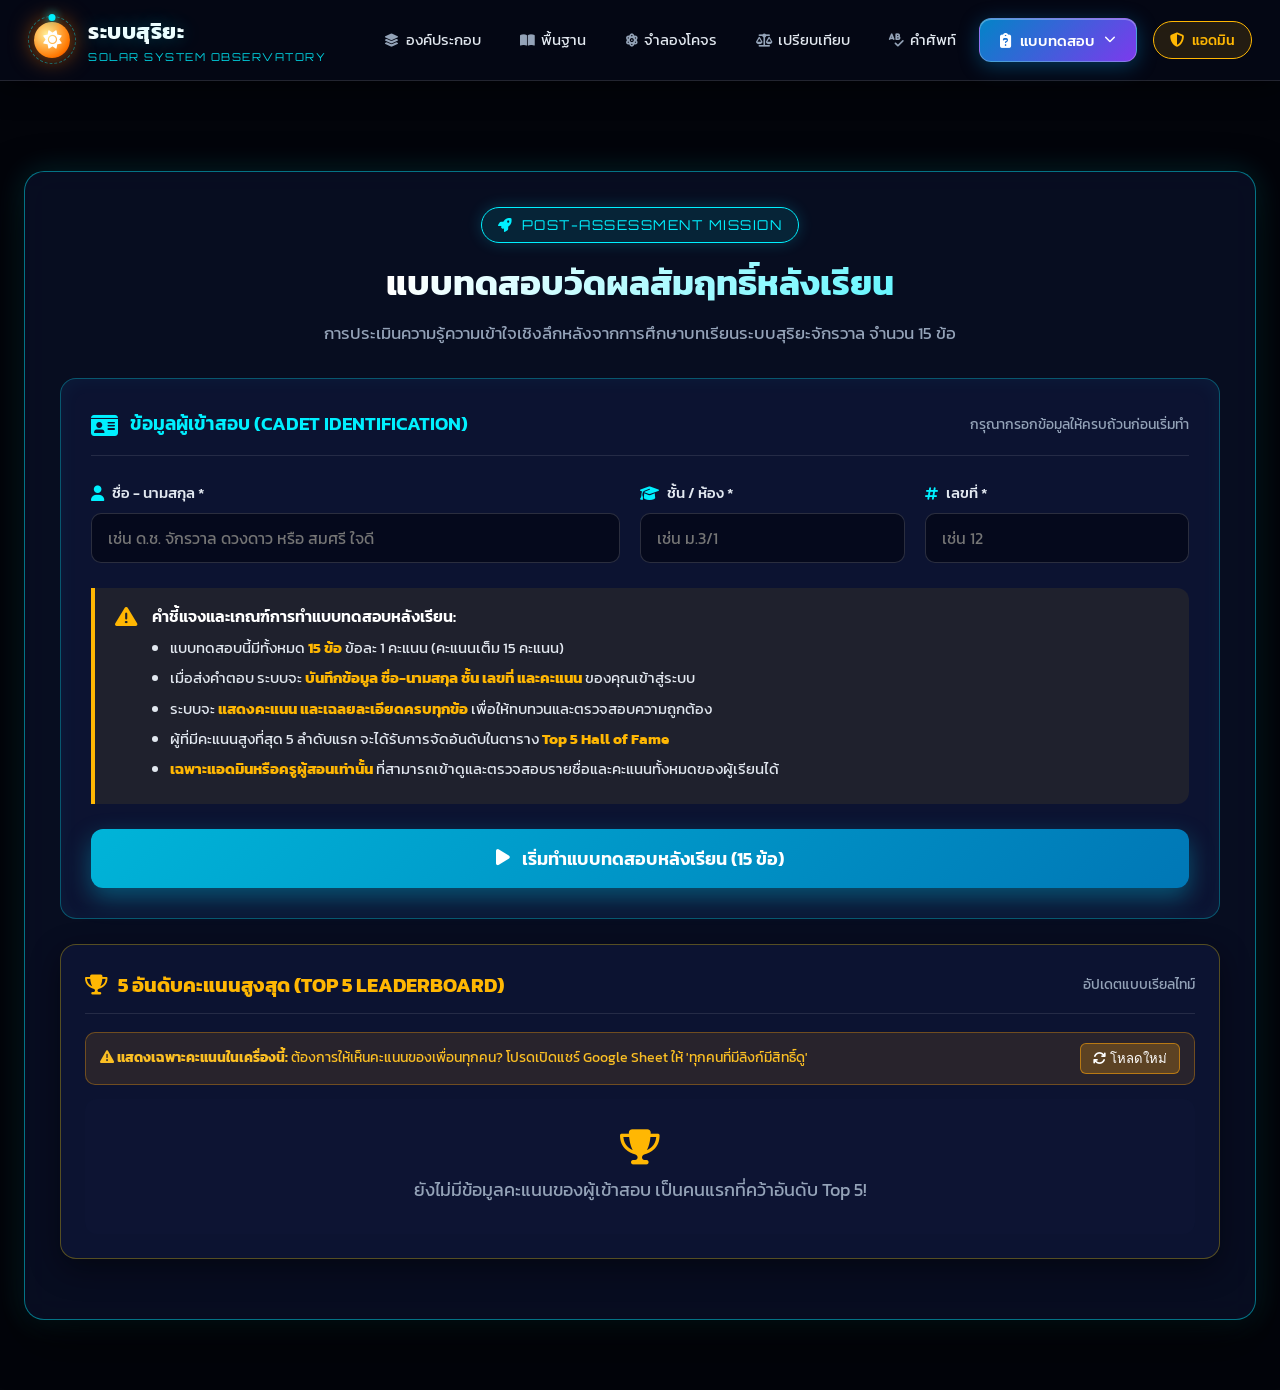
<file: 2.html>
﻿<!DOCTYPE html>
<html lang="th">
<head>
  <meta charset="UTF-8">
  <meta name="viewport" content="width=device-width, initial-scale=1.0, viewport-fit=cover">
  <title>แบบทดสอบหลังเรียน - ห้องเรียนระบบสุริยะ</title>
  <!-- Google Fonts: Kanit & Orbitron -->
  <link rel="preconnect" href="https://fonts.googleapis.com">
  <link rel="preconnect" href="https://fonts.gstatic.com" crossorigin>
  <link href="https://fonts.googleapis.com/css2?family=Kanit:ital,wght@0,200;0,300;0,400;0,500;0,600;0,700;1,300;1,400&family=Orbitron:wght@500;700;900&display=swap" rel="stylesheet">
  <!-- Font Awesome Icons -->
  <link rel="stylesheet" href="https://cdnjs.cloudflare.com/ajax/libs/font-awesome/6.5.1/css/all.min.css">
  <!-- Custom Stylesheet -->
  <link rel="stylesheet" href="style.css?v=20">
  <style>
    /* สไตล์เฉพาะสำหรับหน้าแบบทดสอบหลังเรียน (2.html) - โทนสี Neon Cyan สอดคล้องกับหน้าอื่นๆ ทั่วทั้งเว็บไซต์ */
    .quiz-page-container {
      width: 100%;
      max-width: 100%;
      margin: 90px auto 40px;
      padding: 0 24px;
      position: relative;
      z-index: 10;
      box-sizing: border-box;
    }

    .glass-panel {
      background: rgba(10, 16, 40, 0.75);
      backdrop-filter: blur(16px);
      -webkit-backdrop-filter: blur(16px);
      border: 1px solid var(--glass-border-cyan);
      border-radius: 20px;
      padding: 35px;
      box-shadow: 0 20px 50px rgba(0, 0, 0, 0.6), 0 0 30px rgba(0, 240, 255, 0.15);
      margin-bottom: 30px;
      transition: all 0.3s ease;
      min-height: calc(100vh - 150px);
      width: 100%;
      box-sizing: border-box;
    }

    /* Header ของแบบทดสอบ */
    .quiz-hero-header {
      text-align: center;
      margin-bottom: 30px;
    }

    .quiz-tag {
      display: inline-flex;
      align-items: center;
      gap: 8px;
      padding: 6px 16px;
      background: rgba(0, 240, 255, 0.1);
      border: 1px solid var(--neon-cyan);
      border-radius: 50px;
      color: var(--neon-cyan);
      font-size: 0.85rem;
      font-family: var(--font-hud);
      letter-spacing: 1.5px;
      text-transform: uppercase;
      margin-bottom: 12px;
      box-shadow: 0 0 15px rgba(0, 240, 255, 0.2);
    }

    .quiz-main-title {
      font-size: 2.2rem;
      font-weight: 700;
      background: linear-gradient(135deg, #ffffff 30%, var(--neon-cyan) 100%);
      -webkit-background-clip: text;
      -webkit-text-fill-color: transparent;
      margin-bottom: 10px;
    }

    .quiz-sub-desc {
      color: var(--text-muted);
      font-size: 1.05rem;
      max-width: 900px;
      margin: 0 auto;
    }

    /* ฟอร์มลงทะเบียนข้อมูลผู้ใช้ */
    .user-register-card {
      background: rgba(14, 22, 54, 0.85);
      border: 1px solid rgba(0, 240, 255, 0.3);
      border-radius: 16px;
      padding: 30px;
      margin: 25px 0;
      box-shadow: inset 0 0 20px rgba(0, 240, 255, 0.05);
      width: 100%;
      box-sizing: border-box;
    }

    .id-badge-header {
      display: flex;
      align-items: center;
      justify-content: space-between;
      border-bottom: 1px solid rgba(255, 255, 255, 0.1);
      padding-bottom: 15px;
      margin-bottom: 25px;
    }

    .id-badge-title {
      display: flex;
      align-items: center;
      gap: 12px;
      font-size: 1.2rem;
      font-weight: 600;
      color: var(--neon-cyan);
    }

    .id-badge-title i {
      font-size: 1.5rem;
      color: var(--neon-cyan);
    }

    .form-grid {
      display: grid;
      grid-template-columns: 2fr 1fr 1fr;
      gap: 20px;
    }

    @media (max-width: 768px) {
      .form-grid {
        grid-template-columns: 1fr;
      }
    }

    .form-group {
      display: flex;
      flex-direction: column;
      gap: 8px;
    }

    .form-group label {
      font-size: 0.95rem;
      font-weight: 500;
      color: var(--text-bright);
      display: flex;
      align-items: center;
      gap: 8px;
    }

    .form-group label i {
      color: var(--neon-cyan);
    }

    .form-control {
      background: rgba(4, 8, 24, 0.8);
      border: 1px solid rgba(255, 255, 255, 0.15);
      border-radius: 10px;
      padding: 12px 16px;
      color: #fff;
      font-family: var(--font-main);
      font-size: 1rem;
      outline: none;
      transition: all 0.25s ease;
    }

    .form-control:focus {
      border-color: var(--neon-cyan);
      box-shadow: 0 0 15px rgba(0, 240, 255, 0.35);
      background: rgba(6, 12, 35, 0.95);
    }

    /* คำชี้แจงกฎกติกา */
    .rules-box {
      background: rgba(255, 183, 3, 0.08);
      border-left: 4px solid var(--neon-gold);
      padding: 16px 20px;
      border-radius: 0 12px 12px 0;
      margin: 25px 0;
      display: flex;
      gap: 15px;
      align-items: flex-start;
    }

    .rules-box i {
      color: var(--neon-gold);
      font-size: 1.4rem;
      margin-top: 2px;
    }

    .rules-box ul {
      margin: 0;
      padding-left: 18px;
      color: var(--text-bright);
      font-size: 0.95rem;
    }

    .rules-box li {
      margin-bottom: 6px;
    }

    .rules-box li strong {
      color: var(--neon-gold);
    }

    /* ปุ่ม Action */
    .btn-cosmic-post, .btn-cosmic-primary {
      display: inline-flex;
      align-items: center;
      justify-content: center;
      gap: 12px;
      width: 100%;
      padding: 16px 30px;
      background: linear-gradient(135deg, #00b4d8 0%, #0077b6 100%);
      color: #fff;
      border: none;
      border-radius: 12px;
      font-family: var(--font-main);
      font-size: 1.15rem;
      font-weight: 600;
      cursor: pointer;
      box-shadow: 0 10px 25px rgba(0, 180, 216, 0.4);
      transition: all 0.3s ease;
      text-decoration: none;
    }

    .btn-cosmic-post:hover, .btn-cosmic-primary:hover {
      background: linear-gradient(135deg, #00f0ff 0%, #0096c7 100%);
      transform: translateY(-2px);
      box-shadow: 0 15px 35px rgba(0, 240, 255, 0.5);
      color: #02040a;
    }

    /* กล่องข้อสอบ & HUD */
    .quiz-progress-hud {
      display: flex;
      justify-content: space-between;
      align-items: center;
      background: rgba(5, 9, 28, 0.85);
      border: 1px solid var(--glass-border-cyan);
      border-radius: 12px;
      padding: 14px 20px;
      margin-bottom: 25px;
      position: sticky;
      top: 85px;
      z-index: 20;
      backdrop-filter: blur(10px);
    }

    .hud-student-info {
      display: flex;
      align-items: center;
      gap: 10px;
      font-size: 0.95rem;
      color: var(--text-bright);
    }

    .hud-student-badge {
      background: rgba(0, 240, 255, 0.15);
      color: var(--neon-cyan);
      padding: 4px 10px;
      border-radius: 6px;
      font-weight: 600;
      font-family: var(--font-hud);
      font-size: 0.85rem;
      border: 1px solid rgba(0, 240, 255, 0.4);
    }

    .hud-progress-info {
      font-family: var(--font-hud);
      color: var(--neon-gold);
      font-size: 0.95rem;
      font-weight: 600;
      display: flex;
      align-items: center;
      gap: 8px;
    }

    .hud-progress-bar-bg {
      width: 140px;
      height: 8px;
      background: rgba(255, 255, 255, 0.1);
      border-radius: 10px;
      overflow: hidden;
      margin-left: 8px;
    }

    .hud-progress-bar-fill {
      height: 100%;
      width: 0%;
      background: linear-gradient(90deg, #00b4d8, var(--neon-cyan));
      border-radius: 10px;
      transition: width 0.3s ease;
    }

    /* การ์ดคำถาม */
    .question-card {
      background: rgba(14, 22, 54, 0.85);
      border: 1px solid rgba(255, 255, 255, 0.08);
      border-radius: 16px;
      padding: 24px;
      margin-bottom: 24px;
      transition: all 0.25s ease;
      position: relative;
      overflow: hidden;
    }

    .question-card:hover {
      border-color: rgba(0, 240, 255, 0.35);
      box-shadow: 0 8px 25px rgba(0, 0, 0, 0.4);
    }

    .question-card.answered {
      border-color: rgba(0, 240, 255, 0.4);
      box-shadow: 0 0 15px rgba(0, 240, 255, 0.1);
    }

    .question-card::before {
      content: '';
      position: absolute;
      left: 0;
      top: 0;
      bottom: 0;
      width: 4px;
      background: rgba(255, 255, 255, 0.1);
      transition: all 0.25s ease;
    }

    .question-card.answered::before {
      background: var(--neon-cyan);
      box-shadow: 0 0 10px var(--neon-cyan);
    }

    .q-number-title {
      font-size: 1.15rem;
      font-weight: 600;
      color: #fff;
      margin-bottom: 18px;
      display: flex;
      align-items: flex-start;
      gap: 12px;
      line-height: 1.5;
    }

    .q-index-badge {
      background: rgba(0, 240, 255, 0.15);
      border: 1px solid var(--neon-cyan);
      color: var(--neon-cyan);
      font-family: var(--font-hud);
      font-size: 0.85rem;
      padding: 2px 10px;
      border-radius: 6px;
      height: fit-content;
      white-space: nowrap;
      flex-shrink: 0;
      margin-top: 2px;
    }

    .options-grid {
      display: grid;
      grid-template-columns: 1fr;
      gap: 12px;
    }

    @media (min-width: 640px) {
      .options-grid {
        grid-template-columns: 1fr 1fr;
      }
    }

    .option-label {
      display: flex;
      align-items: center;
      gap: 14px;
      background: rgba(4, 8, 24, 0.6);
      border: 1px solid rgba(255, 255, 255, 0.1);
      border-radius: 12px;
      padding: 14px 18px;
      cursor: pointer;
      transition: all 0.2s ease;
      -webkit-touch-callout: none;
      touch-action: manipulation;
      -webkit-tap-highlight-color: rgba(0, 240, 255, 0.2);
      color: var(--text-bright);
      font-size: 0.95rem;
      position: relative;
    }

    /* ป้องกัน iOS WebKit บั๊กล็อคการกด Label ที่มี user-select: none */
    @supports (-webkit-touch-callout: none) {
      .option-label {
        -webkit-user-select: auto !important;
      }
    }

    .option-label:hover {
      background: rgba(0, 240, 255, 0.08);
      border-color: rgba(0, 240, 255, 0.4);
      transform: translateX(4px);
    }

    .option-label:active {
      transform: scale(0.98);
      background: rgba(0, 240, 255, 0.18);
    }

    .option-label.selected {
      background: rgba(0, 240, 255, 0.18) !important;
      border-color: var(--neon-cyan) !important;
      color: #fff;
      font-weight: 500;
      box-shadow: 0 0 16px rgba(0, 240, 255, 0.3) !important;
    }

    .option-label input[type="radio"] {
      appearance: none;
      -webkit-appearance: none;
      width: 24px;
      height: 24px;
      border: 2px solid rgba(255, 255, 255, 0.35);
      border-radius: 50%;
      outline: none;
      cursor: pointer;
      position: relative;
      flex-shrink: 0;
      transition: all 0.2s ease;
      background-color: rgba(4, 8, 24, 0.85);
      -webkit-tap-highlight-color: transparent;
    }

    .option-label input[type="radio"]:checked,
    .option-label.selected input[type="radio"] {
      border-color: var(--neon-cyan) !important;
      background-color: var(--neon-cyan) !important;
      box-shadow: inset 0 0 0 5px #040818, 0 0 14px var(--neon-cyan) !important;
    }

    .option-text {
      color: var(--text-bright);
      font-size: 0.98rem;
      pointer-events: none;
      user-select: none;
      -webkit-user-select: none;
    }

    /* ผลลัพธ์คะแนน (Result Step) */
    .result-score-banner {
      text-align: center;
      padding: 40px 20px;
      background: radial-gradient(circle at center, rgba(0, 240, 255, 0.15) 0%, rgba(10, 16, 40, 0.8) 70%);
      border: 1px solid var(--neon-cyan);
      border-radius: 20px;
      margin-bottom: 30px;
      box-shadow: 0 0 40px rgba(0, 240, 255, 0.2);
    }

    .score-circle {
      display: inline-flex;
      align-items: center;
      justify-content: center;
      flex-direction: column;
      width: 150px;
      height: 150px;
      border-radius: 50%;
      border: 4px solid var(--neon-cyan);
      background: rgba(2, 4, 10, 0.6);
      box-shadow: 0 0 30px rgba(0, 240, 255, 0.5), inset 0 0 20px rgba(0, 240, 255, 0.3);
      margin-bottom: 20px;
    }

    .score-circle-num {
      font-size: 3.2rem;
      font-weight: 900;
      font-family: var(--font-hud);
      color: #fff;
      line-height: 1;
      text-shadow: 0 0 15px var(--neon-cyan);
    }

    .score-circle-max {
      font-size: 0.95rem;
      color: var(--neon-cyan);
      font-family: var(--font-hud);
    }

    .student-summary-strip {
      display: flex;
      flex-wrap: wrap;
      justify-content: center;
      gap: 15px 30px;
      background: rgba(6, 12, 32, 0.7);
      border-radius: 10px;
      padding: 12px 20px;
      margin: 20px auto 0;
      max-width: 650px;
      font-size: 0.95rem;
    }

    .student-summary-strip span {
      display: flex;
      align-items: center;
      gap: 6px;
      color: var(--text-bright);
    }

    .student-summary-strip strong {
      color: var(--neon-cyan);
    }

    /* กล่องเฉลยละเอียด */
    .answer-feedback-box {
      margin-top: 30px;
    }

    .feedback-card {
      background: rgba(14, 20, 48, 0.75);
      border-radius: 14px;
      padding: 20px;
      margin-bottom: 18px;
      border-left: 5px solid;
    }

    .feedback-card.correct {
      border-left-color: #34d399;
      border-top: 1px solid rgba(52, 211, 153, 0.2);
      border-right: 1px solid rgba(52, 211, 153, 0.2);
      border-bottom: 1px solid rgba(52, 211, 153, 0.2);
      background: rgba(16, 185, 129, 0.08);
      box-shadow: 0 5px 20px rgba(16, 185, 129, 0.1);
    }

    .feedback-card.incorrect {
      border-left-color: #f87171;
      border-top: 1px solid rgba(248, 113, 113, 0.2);
      border-right: 1px solid rgba(248, 113, 113, 0.2);
      border-bottom: 1px solid rgba(248, 113, 113, 0.2);
      background: rgba(239, 68, 68, 0.08);
      box-shadow: 0 5px 20px rgba(239, 68, 68, 0.1);
    }

    .feedback-header-correct {
      display: flex;
      align-items: center;
      gap: 8px;
      font-weight: 600;
      color: #34d399;
      margin-bottom: 10px;
    }

    .feedback-header-incorrect {
      display: flex;
      align-items: center;
      gap: 8px;
      font-weight: 600;
      color: #f87171;
      margin-bottom: 10px;
    }

    .feedback-answer-line {
      font-size: 0.95rem;
      margin-bottom: 6px;
    }

    .feedback-answer-line.user-correct {
      color: #a7f3d0;
    }

    .feedback-answer-line.user-wrong {
      color: #fca5a5;
    }

    .feedback-answer-line.correct-key {
      color: var(--neon-cyan);
      font-weight: 500;
    }

    .feedback-explanation {
      margin-top: 12px;
      padding: 10px 14px;
      background: rgba(0, 0, 0, 0.35);
      border-radius: 8px;
      font-size: 0.9rem;
      color: var(--text-bright);
      line-height: 1.6;
    }

    /* ตาราง Top 5 */
    .top5-container {
      background: rgba(14, 22, 54, 0.8);
      border: 1px solid rgba(255, 215, 0, 0.3);
      border-radius: 16px;
      padding: 24px;
      margin: 25px 0;
      box-shadow: 0 10px 30px rgba(0, 0, 0, 0.4);
    }

    .top5-header {
      display: flex;
      align-items: center;
      justify-content: space-between;
      margin-bottom: 18px;
      border-bottom: 1px solid rgba(255, 255, 255, 0.1);
      padding-bottom: 12px;
    }

    .top5-title {
      font-size: 1.25rem;
      font-weight: 700;
      color: var(--neon-gold);
      display: flex;
      align-items: center;
      gap: 10px;
    }

    .top5-table {
      width: 100%;
      border-collapse: separate;
      border-spacing: 0 8px;
    }

    .top5-table th {
      padding: 12px 18px;
      text-align: left;
      font-family: var(--font-hud);
      font-size: 1.05rem;
      color: var(--text-muted);
      letter-spacing: 1px;
      text-transform: uppercase;
      border-bottom: 1px solid rgba(255, 255, 255, 0.1);
    }

    .top5-row {
      background: rgba(14, 22, 54, 0.7);
      border: 1px solid rgba(255, 255, 255, 0.08);
      border-radius: 12px;
      transition: all 0.2s ease;
    }

    .top5-row:hover {
      background: rgba(20, 32, 75, 0.9);
      transform: translateY(-2px);
      box-shadow: 0 5px 15px rgba(0, 0, 0, 0.3);
    }

    .top5-row td {
      padding: 16px 18px;
      color: var(--text-bright);
      font-size: 1.15rem;
    }

    .top5-row td:first-child {
      border-top-left-radius: 12px;
      border-bottom-left-radius: 12px;
    }

    .top5-row td:last-child {
      border-top-right-radius: 12px;
      border-bottom-right-radius: 12px;
    }

    .rank-badge {
      display: inline-flex;
      align-items: center;
      justify-content: center;
      width: 38px;
      height: 38px;
      border-radius: 50%;
      font-family: var(--font-hud);
      font-weight: 700;
      font-size: 1.15rem;
    }

    .rank-1 { background: linear-gradient(135deg, #ffd700, #b8860b); color: #000; box-shadow: 0 0 12px rgba(255, 215, 0, 0.6); }
    .rank-2 { background: linear-gradient(135deg, #e0e0e0, #9e9e9e); color: #000; box-shadow: 0 0 10px rgba(224, 224, 224, 0.5); }
    .rank-3 { background: linear-gradient(135deg, #cd7f32, #8b4513); color: #fff; box-shadow: 0 0 10px rgba(205, 127, 50, 0.5); }
    .rank-other { background: rgba(255, 255, 255, 0.1); color: var(--text-muted); }

    .score-badge-pill {
      font-family: var(--font-hud);
      font-weight: 700;
      font-size: 1.1rem;
      color: var(--neon-cyan);
      background: rgba(0, 240, 255, 0.15);
      padding: 6px 16px;
      border-radius: 20px;
      border: 1px solid rgba(0, 240, 255, 0.4);
      display: inline-block;
      white-space: nowrap;
    }

    /* ปุ่มแอดมินในแถบนำทาง (Navbar Admin Button) */
    .admin-nav-btn {
      display: inline-flex;
      align-items: center;
      gap: 8px;
      background: rgba(255, 183, 3, 0.12);
      border: 1px solid var(--neon-gold);
      color: var(--neon-gold);
      padding: 7px 16px;
      border-radius: 30px;
      font-size: 0.9rem;
      cursor: pointer;
      font-family: var(--font-main);
      transition: all 0.2s ease;
      margin-left: 10px;
    }

    .admin-nav-btn:hover {
      background: var(--neon-gold);
      color: #02040a;
      box-shadow: 0 0 15px rgba(255, 183, 3, 0.4);
    }

    .admin-modal-overlay {
      position: fixed;
      top: 0;
      left: 0;
      width: 100vw;
      height: 100vh;
      background: rgba(0, 0, 0, 0.85);
      backdrop-filter: blur(10px);
      z-index: 1000;
      display: none;
      align-items: center;
      justify-content: center;
      padding: 20px;
    }

    .admin-modal-overlay.active {
      display: flex;
    }

    .admin-modal-box {
      background: rgba(10, 16, 40, 0.95);
      border: 1px solid var(--glass-border-cyan);
      border-radius: 20px;
      max-width: 950px;
      width: 100%;
      max-height: 90vh;
      overflow-y: auto;
      padding: 30px;
      box-shadow: 0 0 50px rgba(0, 240, 255, 0.25);
      position: relative;
    }

    .admin-modal-close {
      position: absolute;
      top: 20px;
      right: 20px;
      background: rgba(255, 255, 255, 0.1);
      border: none;
      color: #fff;
      width: 36px;
      height: 36px;
      border-radius: 50%;
      cursor: pointer;
      display: flex;
      align-items: center;
      justify-content: center;
      transition: all 0.2s;
    }

    .admin-modal-close:hover {
      background: #ef4444;
      color: #fff;
    }

    .admin-stat-card {
      background: rgba(6, 10, 26, 0.6);
      border: 1px solid rgba(255, 255, 255, 0.08);
      border-radius: 12px;
      padding: 16px;
      text-align: center;
    }

    .admin-stat-val {
      font-size: 1.8rem;
      font-weight: 700;
      color: var(--neon-cyan);
      font-family: var(--font-hud);
    }

    .admin-stat-lbl {
      font-size: 0.85rem;
      color: var(--text-muted);
      margin-top: 4px;
    }

    .admin-table-wrapper {
      margin-top: 20px;
      overflow-x: auto;
      max-height: 420px;
      border: 1px solid rgba(255, 255, 255, 0.1);
      border-radius: 10px;
    }

    .admin-records-table {
      width: 100%;
      border-collapse: collapse;
      font-size: 0.9rem;
    }

    .admin-records-table th {
      background: rgba(20, 30, 70, 0.9);
      position: sticky;
      top: 0;
      padding: 10px 12px;
      text-align: left;
      font-weight: 600;
      color: var(--neon-cyan);
      border-bottom: 1px solid var(--glass-border-cyan);
      font-family: var(--font-hud);
      font-size: 0.8rem;
      text-transform: uppercase;
      white-space: nowrap;
    }

    .admin-records-table td {
      padding: 10px 12px;
      border-bottom: 1px solid rgba(255, 255, 255, 0.05);
      color: var(--text-bright);
      white-space: nowrap;
    }

    .admin-records-table tr:hover {
      background: rgba(0, 240, 255, 0.08);
    }

    /* Mobile & Tablet Responsiveness for 2.html */
    @media (max-width: 768px) {
      .quiz-page-container {
        padding: 0 max(12px, env(safe-area-inset-left, 0px)) calc(30px + env(safe-area-inset-bottom, 0px)) max(12px, env(safe-area-inset-right, 0px));
        margin-top: calc(75px + env(safe-area-inset-top, 0px));
        width: 100%;
        max-width: 100%;
        box-sizing: border-box;
      }
      .glass-panel {
        padding: 20px 12px;
        border-radius: 18px;
        margin-bottom: 20px;
        min-height: auto;
      }
      .quiz-main-title {
        font-size: clamp(1.5rem, 5vw, 2rem);
      }
      .user-register-card {
        padding: 18px 12px;
      }
      .quiz-progress-hud {
        padding: 12px 14px;
        flex-wrap: wrap;
        gap: 10px;
        position: sticky;
        top: calc(env(safe-area-inset-top, 0px) + 54px);
        z-index: 50;
        backdrop-filter: blur(16px);
        -webkit-backdrop-filter: blur(16px);
        background: rgba(5, 9, 28, 0.94);
        box-shadow: 0 4px 20px rgba(0, 0, 0, 0.5);
      }
      .question-card {
        padding: 16px 12px;
      }
      .option-label {
        padding: 12px 14px;
      }
      .score-banner-card {
        padding: 28px 14px;
      }
      .score-circle {
        width: 120px;
        height: 120px;
      }
      .score-number {
        font-size: 2.5rem;
      }
      .admin-modal-box {
        padding: 16px 10px;
        max-width: 96vw;
        max-height: 90vh;
      }
      .form-control, .admin-search-input {
        font-size: 16px !important;
        min-height: 44px;
      }
      .btn-cosmic-primary {
        min-height: 48px;
        touch-action: manipulation;
      }
      .leaderboard-table-responsive {
        width: 100%;
        overflow-x: auto;
        -webkit-overflow-scrolling: touch;
      }
    }
  </style>
</head>
<body>

  <!-- พื้นหลังอวกาศ 3 มิติ -->
  <canvas id="space-canvas"></canvas>

  <!-- แสงบรรยากาศอวกาศ (Cosmic Ambient Aura) -->
  <div class="cosmic-aura aura-1"></div>
  <div class="cosmic-aura aura-2"></div>
  <div class="cosmic-aura aura-3"></div>

  <!-- แถบนำทาง (Navbar) -->
  <header class="header">
    <nav class="navbar" id="navbar">
      <!-- ซ้ายสุด: ชื่อเว็บ -->
      <a href="index.html" class="brand">
        <div class="brand-orbit-ring">
          <div class="brand-planet-dot"></div>
          <div class="brand-icon">
            <i class="fa-solid fa-sun"></i>
          </div>
        </div>
        <div class="brand-text">
          <span class="brand-main">ระบบสุริยะ</span>
          <span class="brand-sub">SOLAR SYSTEM OBSERVATORY</span>
        </div>
      </a>

      <!-- ปุ่มเปิดปิดเมนูสำหรับมือถือ -->
      <button class="mobile-toggle" id="mobileToggle" aria-label="เมนู">
        <i class="fa-solid fa-bars"></i>
      </button>

      <!-- เมนูนำทาง -->
      <div class="nav-menu" id="navMenu">
        <ul class="nav-list">
          <li class="nav-item">
            <a href="index.html" class="nav-link">
              <i class="fa-solid fa-layer-group"></i> องค์ประกอบ
            </a>
          </li>
          <li class="nav-item">
            <a href="a.html" class="nav-link">
              <i class="fa-solid fa-book-open"></i> พื้นฐาน
            </a>
          </li>
          <li class="nav-item">
            <a href="b.html" class="nav-link">
              <i class="fa-solid fa-atom"></i> จำลองโคจร
            </a>
          </li>
          <li class="nav-item">
            <a href="c.html" class="nav-link">
              <i class="fa-solid fa-scale-balanced"></i> เปรียบเทียบ
            </a>
          </li>
          <li class="nav-item">
            <a href="d.html" class="nav-link">
              <i class="fa-solid fa-spell-check"></i> คำศัพท์
            </a>
          </li>
          <!-- เมนูดรอปดาวน์ แบบทดสอบ -->
          <li class="nav-item dropdown" id="quizDropdown">
            <button class="dropdown-trigger" id="dropdownTrigger" aria-expanded="false">
              <i class="fa-solid fa-clipboard-question"></i> แบบทดสอบ
              <i class="fa-solid fa-chevron-down arrow-icon"></i>
            </button>
            <ul class="dropdown-menu" id="dropdownMenu">
              <li>
                <a href="1.html" class="dropdown-item" data-quiz="pre">
                  <span class="drop-badge">01</span>
                  <span class="drop-text">ก่อนเรียน</span>
                  <i class="fa-solid fa-arrow-right drop-arrow"></i>
                </a>
              </li>
              <li>
                <a href="2.html" class="dropdown-item" data-quiz="post">
                  <span class="drop-badge">02</span>
                  <span class="drop-text">หลังเรียน</span>
                  <i class="fa-solid fa-arrow-right drop-arrow"></i>
                </a>
              </li>
              <li>
                <a href="3.html" class="dropdown-item" data-quiz="act1">
                  <span class="drop-badge">03</span>
                  <span class="drop-text">กิจกรรม 1</span>
                  <i class="fa-solid fa-arrow-right drop-arrow"></i>
                </a>
              </li>
              <li>
                <a href="4.html" class="dropdown-item" data-quiz="act2">
                  <span class="drop-badge">04</span>
                  <span class="drop-text">กิจกรรม 2</span>
                  <i class="fa-solid fa-arrow-right drop-arrow"></i>
                </a>
              </li>
              <li class="dropdown-divider" style="margin: 6px 0; border-top: 1px solid rgba(255, 255, 255, 0.12);"></li>
              <li>
                <a href="javascript:void(0)" class="dropdown-item admin-dropdown-item" onclick="openAdminModal();">
                  <span class="drop-badge" style="background: rgba(0, 240, 255, 0.2);"><i class="fa-solid fa-shield-halved"></i></span>
                  <span class="drop-text" style="font-weight: 600; color: var(--neon-cyan);">ศูนย์แอดมิน (คะแนน 1-4)</span>
                  <i class="fa-solid fa-lock drop-arrow"></i>
                </a>
              </li>
            </ul>
          </li>
          <!-- ปุ่มศูนย์แอดมิน -->
          <li class="nav-item admin-nav-item">
            <button class="admin-nav-btn" id="openAdminNavBtn" onclick="openAdminModal();" title="ศูนย์ควบคุมแอดมิน / ดูคะแนน 1, 2, 3, 4 (Alt+A)">
              <i class="fa-solid fa-shield-halved"></i>
              <span>แอดมิน</span>
            </button>
          </li>
        </ul>
      </div>
    </nav>
  </header>

  <!-- เนื้อหาหลักของแบบทดสอบหลังเรียน -->
  <main class="quiz-page-container">

    <!-- ส่วนที่ 1: หน้าลงทะเบียนข้อมูลนักเรียน & Leaderboard Top 5 -->
    <section id="stepRegister" class="glass-panel">
      <div class="quiz-hero-header">
        <div class="quiz-tag">
          <i class="fa-solid fa-rocket"></i> POST-ASSESSMENT MISSION
        </div>
        <h1 class="quiz-main-title">แบบทดสอบวัดผลสัมฤทธิ์หลังเรียน</h1>
        <p class="quiz-sub-desc">
          การประเมินความรู้ความเข้าใจเชิงลึกหลังจากการศึกษาบทเรียนระบบสุริยะจักรวาล จำนวน 15 ข้อ
        </p>
      </div>

      <!-- ฟอร์มกรอกข้อมูลผู้เข้าสอบ -->
      <div class="user-register-card">
        <div class="id-badge-header">
          <div class="id-badge-title">
            <i class="fa-solid fa-id-card"></i>
            <span>ข้อมูลผู้เข้าสอบ (CADET IDENTIFICATION)</span>
          </div>
          <span style="font-size: 0.85rem; color: var(--text-muted);">กรุณากรอกข้อมูลให้ครบถ้วนก่อนเริ่มทำ</span>
        </div>

        <form id="studentRegisterForm">
          <div class="form-grid">
            <div class="form-group">
              <label for="studentName"><i class="fa-solid fa-user"></i> ชื่อ - นามสกุล *</label>
              <input type="text" id="studentName" class="form-control" placeholder="เช่น ด.ช. จักรวาล ดวงดาว หรือ สมศรี ใจดี" required autocomplete="name">
            </div>
            <div class="form-group">
              <label for="studentGrade"><i class="fa-solid fa-graduation-cap"></i> ชั้น / ห้อง *</label>
              <input type="text" id="studentGrade" class="form-control" placeholder="เช่น ม.3/1" required>
            </div>
            <div class="form-group">
              <label for="studentNo"><i class="fa-solid fa-hashtag"></i> เลขที่ *</label>
              <input type="number" id="studentNo" class="form-control" placeholder="เช่น 12" min="1" max="99" required>
            </div>
          </div>

          <!-- คำชี้แจงกฎกติกา -->
          <div class="rules-box">
            <i class="fa-solid fa-triangle-exclamation"></i>
            <div>
              <div style="font-weight: 600; color: #fff; margin-bottom: 6px;">คำชี้แจงและเกณฑ์การทำแบบทดสอบหลังเรียน:</div>
              <ul>
                <li>แบบทดสอบนี้มีทั้งหมด <strong>15 ข้อ</strong> ข้อละ 1 คะแนน (คะแนนเต็ม 15 คะแนน)</li>
                <li>เมื่อส่งคำตอบ ระบบจะ <strong>บันทึกข้อมูล ชื่อ-นามสกุล ชั้น เลขที่ และคะแนน</strong> ของคุณเข้าสู่ระบบ</li>
                <li>ระบบจะ <strong>แสดงคะแนน และเฉลยละเอียดครบทุกข้อ</strong> เพื่อให้ทบทวนและตรวจสอบความถูกต้อง</li>
                <li>ผู้ที่มีคะแนนสูงที่สุด 5 ลำดับแรก จะได้รับการจัดอันดับในตาราง <strong>Top 5 Hall of Fame</strong></li>
                <li><strong>เฉพาะแอดมินหรือครูผู้สอนเท่านั้น</strong> ที่สามารถเข้าดูและตรวจสอบรายชื่อและคะแนนทั้งหมดของผู้เรียนได้</li>
              </ul>
            </div>
          </div>

          <button type="submit" class="btn-cosmic-post">
            <i class="fa-solid fa-play"></i> เริ่มทำแบบทดสอบหลังเรียน (15 ข้อ)
          </button>
        </form>
      </div>

      <!-- ตาราง 5 อันดับแรก (Top 5 Leaderboard) หน้าแรก -->
      <div class="top5-container">
        <div class="top5-header">
          <div class="top5-title">
            <i class="fa-solid fa-trophy"></i>
            <span>5 อันดับคะแนนสูงสุด (TOP 5 LEADERBOARD)</span>
          </div>
          <span style="font-size: 0.85rem; color: var(--text-muted);">อัปเดตแบบเรียลไทม์</span>
        </div>
        <div id="top5TableContainerFront">
          <!-- ตารางจะถูกเรนเดอร์โดย JavaScript -->
        </div>
      </div>
    </section>

    <!-- ส่วนที่ 2: หน้าต่างทำแบบทดสอบ 15 ข้อ -->
    <section id="stepQuiz" class="glass-panel" style="display: none;">
      <!-- แถบสถานะ HUD ด้านบน -->
      <div class="quiz-progress-hud">
        <div class="hud-student-info">
          <span class="hud-student-badge" id="hudClassDisplay">ชั้น -</span>
          <span id="hudStudentDisplay">ผู้เข้าสอบ: -</span>
        </div>
        <div class="hud-progress-info">
          <span id="hudProgressText"><i class="fa-solid fa-clock-rotate-left"></i> ตอบแล้ว: 0 / 15 ข้อ</span>
          <div class="hud-progress-bar-bg">
            <div class="hud-progress-bar-fill" id="hudProgressBarFill"></div>
          </div>
        </div>
      </div>

      <div style="margin-bottom: 20px;">
        <h2 style="font-size: 1.5rem; color: #fff; font-weight: 700; display: flex; align-items: center; gap: 10px;">
          <i class="fa-solid fa-list-check" style="color: var(--neon-cyan);"></i> คำถามแบบทดสอบหลังเรียน (15 ข้อ)
        </h2>
        <p style="color: var(--text-muted); font-size: 0.95rem;">
          โปรดเลือกคำตอบที่ถูกต้องที่สุดเพียงข้อเดียวในแต่ละข้อ
        </p>
      </div>

      <!-- ฟอร์มรวมคำถาม 15 ข้อ -->
      <form id="quizForm">
        <div id="quizQuestionsWrapper">
          <!-- คำถาม 15 ข้อจะถูกเรนเดอร์ลงตรงนี้โดย JavaScript -->
        </div>

        <div style="margin-top: 30px; text-align: center;">
          <button type="submit" class="btn-cosmic-post" style="max-width: 400px; margin: 0 auto;">
            <i class="fa-solid fa-paper-plane"></i> ส่งคำตอบและประเมินผลคะแนน
          </button>
        </div>
      </form>
    </section>

    <!-- ส่วนที่ 3: หน้าแสดงคะแนน เฉลย และ 5 อันดับแรก -->
    <section id="stepResult" class="glass-panel" style="display: none;">
      <!-- แบนเนอร์แสดงคะแนน -->
      <div class="result-score-banner">
        <div class="quiz-tag" style="background: rgba(52, 211, 153, 0.15); border-color: #34d399; color: #6ee7b7;">
          <i class="fa-solid fa-circle-check"></i> บันทึกข้อมูลและประเมินผลเรียบร้อย
        </div>
        <div class="score-circle">
          <span class="score-circle-num" id="resultScoreNum">0</span>
          <span class="score-circle-max">เต็ม 15 คะแนน</span>
        </div>
        <h2 id="resultEvaluation" style="font-size: 1.8rem; font-weight: 700; margin-bottom: 8px;">
          กำลังประเมิน...
        </h2>
        <p id="resultFeedbackMsg" style="color: var(--text-bright); max-width: 600px; margin: 0 auto; font-size: 1.05rem;">
          -
        </p>

        <!-- สรุปข้อมูลผู้เรียน -->
        <div class="student-summary-strip">
          <span><i class="fa-solid fa-user"></i> ชื่อ: <strong id="resName">-</strong></span>
          <span><i class="fa-solid fa-graduation-cap"></i> ชั้น: <strong id="resGrade">-</strong></span>
          <span><i class="fa-solid fa-hashtag"></i> เลขที่: <strong id="resNo">-</strong></span>
          <span><i class="fa-solid fa-calendar-day"></i> เวลา: <strong id="resTime">-</strong></span>
        </div>

        <!-- แถบแสดงสถานะเชื่อมต่อ Google Sheet -->
        <div style="margin-top: 20px; text-align: center;">
          <div id="sheetSyncStatus" style="display: inline-flex; align-items: center; gap: 8px; padding: 8px 22px; border-radius: 30px; background: rgba(5, 9, 28, 0.85); border: 1px solid rgba(0, 240, 255, 0.35); font-size: 0.92rem; color: var(--text-bright); box-shadow: 0 4px 15px rgba(0,0,0,0.3); transition: all 0.3s ease;">
            <i class="fa-solid fa-cloud-arrow-up" style="color: var(--neon-cyan);"></i>
            <span>พร้อมบันทึกคะแนนเข้าสู่ระบบ Google Sheet</span>
          </div>
        </div>
      </div>

      <!-- ตาราง 5 อันดับแรก (Top 5 Leaderboard) หน้าผลลัพธ์ -->
      <div class="top5-container">
        <div class="top5-header">
          <div class="top5-title">
            <i class="fa-solid fa-trophy"></i>
            <span>5 อันดับคะแนนสูงสุด (TOP 5 LEADERBOARD)</span>
          </div>
          <span style="font-size: 0.85rem; color: #34d399;"><i class="fa-solid fa-check"></i> อัปเดตล่าสุด</span>
        </div>
        <div id="top5TableContainerResult">
          <!-- ตารางจะถูกเรนเดอร์โดย JavaScript -->
        </div>
      </div>

      <!-- ส่วนเฉลยละเอียดทุกข้อ (15 ข้อ) -->
      <div class="answer-feedback-box">
        <div style="display: flex; align-items: center; justify-content: space-between; margin-bottom: 20px;">
          <h3 style="font-size: 1.3rem; color: #fff; font-weight: 700; display: flex; align-items: center; gap: 10px;">
            <i class="fa-solid fa-book-bookmark" style="color: var(--neon-cyan);"></i> เฉลยคำตอบและคำอธิบายโดยละเอียด (15 ข้อ)
          </h3>
          <span style="font-size: 0.9rem; color: var(--text-muted);">
            <span style="color: #34d399;"><i class="fa-solid fa-circle"></i> ถูก</span> &nbsp;|&nbsp; 
            <span style="color: #f87171;"><i class="fa-solid fa-circle"></i> ผิด</span>
          </span>
        </div>

        <div id="resultsBreakdownContainer">
          <!-- การ์ดเฉลยคำตอบจะถูกแทรกที่นี่ -->
        </div>
      </div>

      <!-- แผงปุ่มเชื่อมต่อไปยังทุกหน้าในระบบ -->
      <div style="margin-top: 40px; padding: 25px; background: rgba(5, 9, 28, 0.7); border: 1px solid rgba(0, 240, 255, 0.3); border-radius: 16px;">
        <h4 style="text-align: center; font-size: 1.15rem; color: var(--neon-cyan); margin-bottom: 20px;">
          <i class="fa-solid fa-map-location-dot"></i> สำรวจเนื้อหาห้องเรียนระบบสุริยะต่อไป
        </h4>
        <div style="display: flex; gap: 12px; justify-content: center; flex-wrap: wrap;">
          <a href="index.html" class="btn-cosmic-post" style="width: auto; padding: 12px 22px; font-size: 0.95rem; background: rgba(255, 255, 255, 0.08); border: 1px solid rgba(255, 255, 255, 0.2);">
            <i class="fa-solid fa-layer-group"></i> 1. องค์ประกอบ (หน้าหลัก)
          </a>
          <a href="a.html" class="btn-cosmic-post" style="width: auto; padding: 12px 22px; font-size: 0.95rem; background: rgba(0, 240, 255, 0.15); border: 1px solid var(--neon-cyan);">
            <i class="fa-solid fa-book-open"></i> 2. บทเรียนพื้นฐาน
          </a>
          <a href="b.html" class="btn-cosmic-post" style="width: auto; padding: 12px 22px; font-size: 0.95rem; background: rgba(168, 85, 247, 0.2); border: 1px solid var(--neon-purple); color: #fff;">
            <i class="fa-solid fa-atom"></i> 3. จำลองโคจร 3D
          </a>
          <a href="c.html" class="btn-cosmic-post" style="width: auto; padding: 12px 22px; font-size: 0.95rem; background: rgba(255, 183, 3, 0.15); border: 1px solid var(--neon-gold); color: #fff;">
            <i class="fa-solid fa-scale-balanced"></i> 4. เปรียบเทียบดาว
          </a>
          <a href="d.html" class="btn-cosmic-post" style="width: auto; padding: 12px 22px; font-size: 0.95rem; background: rgba(16, 185, 129, 0.15); border: 1px solid var(--neon-emerald); color: #fff;">
            <i class="fa-solid fa-spell-check"></i> 5. คำศัพท์ดาราศาสตร์
          </a>
          <a href="3.html" class="btn-cosmic-post" style="width: auto; padding: 12px 22px; font-size: 0.95rem; background: rgba(255, 183, 3, 0.2); border: 1px solid var(--neon-gold); color: #fff;">
            <i class="fa-solid fa-rocket"></i> กิจกรรม 1 (เรียงดาว)
          </a>
          <a href="4.html" class="btn-cosmic-post" style="width: auto; padding: 12px 22px; font-size: 0.95rem; background: rgba(0, 240, 255, 0.2); border: 1px solid var(--neon-cyan); color: #fff;">
            <i class="fa-solid fa-spell-check"></i> กิจกรรม 2
          </a>
          <button id="retakeQuizBtn" class="btn-cosmic-post" style="width: auto; padding: 12px 22px; font-size: 0.95rem; background: rgba(239, 68, 68, 0.15); border: 1px solid #ef4444; color: #fca5a5;">
            <i class="fa-solid fa-rotate-right"></i> ทำแบบทดสอบอีกครั้ง
          </button>
        </div>
      </div>
    </section>

  </main>

  <!-- JavaScript หลักของหน้าแบบทดสอบหลังเรียน 2.html -->
  <script>
    /* ============================================================
       1. ชุดข้อสอบหลังเรียน 15 ข้อ (Post-Test 15 Questions Bank)
       ============================================================ */
    const POST_TEST_QUESTIONS = [
      {
        id: 1,
        question: "ข้อใดอธิบายความหมายของ “ระบบสุริยะ” ได้ถูกต้องที่สุด",
        options: [
          "กลุ่มดาวฤกษ์ทั้งหมดที่มองเห็นจากโลก",
          "ระบบที่มีดวงอาทิตย์เป็นศูนย์กลางและมีวัตถุต่าง ๆ โคจรรอบ",
          "กลุ่มดาวเคราะห์ที่โคจรรอบโลก",
          "กลุ่มดาวฤกษ์ที่อยู่ใกล้โลกที่สุด"
        ],
        answer: 1,
        explanation: "ระบบสุริยะมีดวงอาทิตย์เป็นศูนย์กลาง และมีวัตถุต่าง ๆ เช่น ดาวเคราะห์ ดาวเคราะห์น้อย และดาวหาง โคจรรอบภายใต้แรงโน้มถ่วง"
      },
      {
        id: 2,
        question: "ระบบสุริยะถือกำเนิดขึ้นเมื่อประมาณกี่ล้านปีที่แล้ว",
        options: [
          "460 ล้านปี",
          "1,000 ล้านปี",
          "4,600 ล้านปี",
          "10,000 ล้านปี"
        ],
        answer: 2,
        explanation: "ระบบสุริยะเริ่มก่อตัวจากกลุ่มฝุ่นและแก๊สในอวกาศที่เรียกว่า เนบิวลาสุริยะ (Solar Nebula) เมื่อประมาณ 4,600 ล้านปีที่แล้ว"
      },
      {
        id: 3,
        question: "ข้อใดเป็นดาวเคราะห์ชั้นในทั้งหมด",
        options: [
          "โลก ดาวอังคาร ดาวพฤหัสบดี ดาวเสาร์",
          "ดาวพุธ ดาวศุกร์ โลก ดาวอังคาร",
          "ดาวศุกร์ โลก ดาวเสาร์ ดาวยูเรนัส",
          "ดาวพุธ ดาวพฤหัสบดี ดาวยูเรนัส ดาวเนปจูน"
        ],
        answer: 1,
        explanation: "ดาวเคราะห์ชั้นในหรือดาวเคราะห์หิน ได้แก่ ดาวพุธ ดาวศุกร์ โลก และดาวอังคาร โดยมีองค์ประกอบส่วนใหญ่เป็นหินและเหล็ก"
      },
      {
        id: 4,
        question: "ดาวเคราะห์แคระมีลักษณะสำคัญตามสไลด์อย่างไร?",
        options: [
          "โคจรรอบโลก",
          "เป็นดาวบริวารของดวงอาทิตย์",
          "โคจรรอบดวงอาทิตย์และมีรูปร่างเป็นทรงกลม",
          "เป็นดาวฤกษ์ขนาดเล็ก"
        ],
        answer: 2,
        explanation: "ดาวเคราะห์แคระโคจรรอบดวงอาทิตย์ ไม่เป็นดาวบริวาร และมีสัณฐานเป็นทรงกลม"
      },
      {
        id: 5,
        question: "องค์ประกอบหลักของดาวหางคืออะไร?",
        options: [
          "เหล็ก",
          "น้ำแข็ง",
          "หิน",
          "ไฮโดรเจน"
        ],
        answer: 1,
        explanation: "ดาวหางมีองค์ประกอบหลักเป็นน้ำแข็ง เมื่อเข้าใกล้ดวงอาทิตย์ น้ำแข็งจะระเหิดและเกิดหางแก๊สกับหางฝุ่น"
      },
      {
        id: 6,
        question: "เหตุใดดาวฤกษ์จึงสามารถส่องแสงได้ด้วยตัวเอง",
        options: [
          "สะท้อนแสงจากดาวเคราะห์",
          "เกิดจากปฏิกิริยานิวเคลียร์ฟิวชัน",
          "ได้รับแสงจากดวงอาทิตย์",
          "เกิดจากการสะท้อนแสงของดวงจันทร์"
        ],
        answer: 1,
        explanation: "ดาวฤกษ์สามารถสร้างพลังงานและแสงได้ด้วยตัวเองจาก ปฏิกิริยานิวเคลียร์ฟิวชัน"
      },
      {
        id: 7,
        question: "เมื่อดาวหางเข้าใกล้ดวงอาทิตย์จะเกิดอะไรขึ้น?",
        options: [
          "หยุดการเคลื่อนที่",
          "กลายเป็นดาวเคราะห์",
          "น้ำแข็งระเหิดและเกิดหาง",
          "มีขนาดใหญ่ขึ้นทันที"
        ],
        answer: 2,
        explanation: "ความร้อนจากดวงอาทิตย์ทำให้น้ำแข็งในดาวหางระเหิดออก จึงเกิดหางแก๊สและหางฝุ่น"
      },
      {
        id: 8,
        question: "ดาวบริวารหรือลักษณะที่เรียกว่า “ดวงจันทร์บริวาร” หมายถึงอะไร?",
        options: [
          "วัตถุที่โคจรรอบดวงอาทิตย์เท่านั้น",
          "วัตถุที่โคจรรอบวัตถุที่ใหญ่กว่าและไม่ใช่ดวงอาทิตย์",
          "วัตถุที่อยู่ระหว่างดาวเคราะห์",
          "ดาวฤกษ์ที่อยู่ใกล้ดาวเคราะห์"
        ],
        answer: 1,
        explanation: "ดาวบริวารสามารถโคจรรอบดาวเคราะห์หรือดาวเคราะห์แคระได้"
      },
      {
        id: 9,
        question: "ดาวเคราะห์ดวงใดมีคาบการโคจรรอบดวงอาทิตย์เพียงประมาณ 88 วัน",
        options: [
          "ดาวศุกร์",
          "โลก",
          "ดาวพุธ",
          "ดาวอังคาร"
        ],
        answer: 2,
        explanation: "ดาวพุธเป็นดาวเคราะห์ที่อยู่ใกล้ดวงอาทิตย์ที่สุดและโคจรรอบดวงอาทิตย์เร็วที่สุด ใช้เวลาเพียง 88 วัน"
      },
      {
        id: 10,
        question: "เหตุใดดาวศุกร์จึงมีอุณหภูมิพื้นผิวสูงมาก",
        options: [
          "เพราะอยู่ใกล้ดวงจันทร์",
          "เพราะมีวงแหวนจำนวนมาก",
          "เพราะเกิดปรากฏการณ์เรือนกระจกแบบกู่ไม่กลับ",
          "เพราะไม่มีบรรยากาศ"
        ],
        answer: 2,
        explanation: "ดาวศุกร์มีบรรยากาศหนาแน่นและมีคาร์บอนไดออกไซด์เป็นองค์ประกอบหลัก ทำให้เกิด Runaway Greenhouse Effect ส่งผลให้อุณหภูมิพื้นผิวเฉลี่ยสูงถึงประมาณ 464°C"
      },
      {
        id: 11,
        question: "ข้อใดเป็นสาเหตุสำคัญที่ทำให้โลกเกิดฤดูกาล",
        options: [
          "โลกอยู่ใกล้ดวงอาทิตย์ตลอดเวลา",
          "แกนหมุนของโลกเอียงประมาณ 23.44°",
          "ดวงจันทร์โคจรรอบโลก",
          "โลกมีสนามแม่เหล็ก"
        ],
        answer: 1,
        explanation: "แกนหมุนของโลกเอียงประมาณ 23.44 องศา ทำให้แต่ละช่วงของปีแต่ละพื้นที่ได้รับพลังงานจากแสงอาทิตย์แตกต่างกัน จึงเกิดฤดูกาล"
      },
      {
        id: 12,
        question: "เหตุใดดาวเนปจูนจึงมีสภาพหนาวเย็นสุดขั้ว?",
        options: [
          "เพราะไม่มีดวงจันทร์",
          "เพราะอยู่ห่างจากดวงอาทิตย์มากที่สุด",
          "เพราะมีวงแหวนจำนวนมาก",
          "เพราะอยู่ใกล้ดาวพฤหัสบดี"
        ],
        answer: 1,
        explanation: "ดาวเนปจูนอยู่ห่างจากดวงอาทิตย์มากที่สุดในบรรดาดาวเคราะห์ จึงมีสภาพหนาวเย็นสุดขั้ว"
      },
      {
        id: 13,
        question: "ดาวอังคารมีสีแดงเนื่องจากสาเหตุใด",
        options: [
          "มีมหาสมุทรสีแดง",
          "พื้นผิวปกคลุมด้วยฝุ่นของสนิมเหล็ก",
          "มีแก๊สออกซิเจนจำนวนมาก",
          "สะท้อนแสงสีแดงจากดวงอาทิตย์"
        ],
        answer: 1,
        explanation: "พื้นผิวดาวอังคารปกคลุมด้วยฝุ่นของ สนิมเหล็ก เมื่อมองจากโลกจึงปรากฏเป็นสีแดง"
      },
      {
        id: 14,
        question: "แถบดาวเคราะห์น้อยส่วนใหญ่อยู่บริเวณใด",
        options: [
          "ระหว่างดาวพุธกับดาวศุกร์",
          "ระหว่างโลกกับดาวอังคาร",
          "ระหว่างดาวอังคารกับดาวพฤหัสบดี",
          "ระหว่างดาวเสาร์กับดาวยูเรนัส"
        ],
        answer: 2,
        explanation: "แถบดาวเคราะห์น้อยเป็นบริเวณที่มีวัตถุขนาดเล็กจำนวนมากโคจรรอบดวงอาทิตย์ โดยอยู่ระหว่างวงโคจรของ ดาวอังคารและดาวพฤหัสบดี"
      },
      {
        id: 15,
        question: "ข้อใดกล่าวถูกต้องเกี่ยวกับดาวพฤหัสบดี",
        options: [
          "เป็นดาวเคราะห์ที่เล็กที่สุดในระบบสุริยะ",
          "เป็นดาวเคราะห์หินที่อยู่ใกล้ดวงอาทิตย์ที่สุด",
          "เป็นดาวเคราะห์แก๊สยักษ์ที่มีขนาดใหญ่ที่สุดในระบบสุริยะ",
          "เป็นดาวเคราะห์ที่ไม่มีดาวบริวาร"
        ],
        answer: 2,
        explanation: "ดาวพฤหัสบดีเป็นดาวเคราะห์ลำดับที่ 5 และเป็น ดาวเคราะห์แก๊สยักษ์ที่มีขนาดใหญ่ที่สุดในระบบสุริยะ อีกทั้งมีดาวบริวารจำนวนมาก"
      }
    ];

    /* ============================================================
       2. การจัดการหน่วยเก็บข้อมูล & Google Sheets (Storage & Database Controller)
       ============================================================ */
    const POST_STORAGE_KEY = 'solar_system_quiz_post_records';
    const ADMIN_PASS_KEY = 'solar_system_admin_pass';
    const DEFAULT_ADMIN_PASS = '123456';

    // การเชื่อมต่อ Google Sheet: สเปรดชีต "จักรวาลปลายนิ้ว" > แผ่นงาน "หลังเรียน"
    const GOOGLE_SHEET_KEY = 'solar_system_google_sheet_url';
    const DEFAULT_GOOGLE_SHEET_URL = 'https://script.google.com/macros/s/AKfycby-dYF1bxJ_XQutaOV4_Em88C8t1SAUh98t5mWYiq24aj2r3FNdTWafXEsLN9oHIMHI/exec';
    const GOOGLE_SHEET_TAB_NAME = 'หลังเรียน';

    function getGoogleSheetUrl() {
      const saved = localStorage.getItem(GOOGLE_SHEET_KEY);
      if (saved && saved.trim() !== '') {
        return saved.trim();
      }
      return DEFAULT_GOOGLE_SHEET_URL.trim();
    }

    function setGoogleSheetUrl(url) {
      if (url && url.trim() !== '') {
        localStorage.setItem(GOOGLE_SHEET_KEY, url.trim());
      } else {
        localStorage.removeItem(GOOGLE_SHEET_KEY);
      }
    }

    // ฟังก์ชันส่งข้อมูลไปยัง Google Sheet (เฉพาะ 4 ช่อง: ชื่อ, ชั้น, เลขที่, คะแนน)
    async function sendRecordToGoogleSheet(record) {
      const url = getGoogleSheetUrl();
      if (!url) {
        return { success: false, reason: 'NO_URL' };
      }

      const payload = {
        sheetName: GOOGLE_SHEET_TAB_NAME,
        name: record.name,
        grade: record.grade,
        studentNo: record.studentNo,
        score: record.score
      };

      try {
        await fetch(url, {
          method: 'POST',
          mode: 'no-cors',
          headers: {
            'Content-Type': 'text/plain;charset=utf-8'
          },
          body: JSON.stringify(payload)
        });
        return { success: true };
      } catch (err) {
        console.error("ส่งข้อมูลไปยัง Google Sheet ล้มเหลว:", err);
        return { success: false, reason: err.message };
      }
    }

    function getStoredRecords() {
      try {
        const data = localStorage.getItem(POST_STORAGE_KEY);
        return data ? JSON.parse(data) : [];
      } catch (e) {
        console.error("Storage error:", e);
        return [];
      }
    }

    function saveRecord(record) {
      const records = getStoredRecords();
      records.push(record);
      try {
        localStorage.setItem(POST_STORAGE_KEY, JSON.stringify(records));
      } catch (e) {
        console.error("Save error:", e);
      }
      return records;
    }

    function getAdminPassword() {
      const saved = localStorage.getItem(ADMIN_PASS_KEY);
      if (!saved || saved === 'admin1234') {
        localStorage.setItem(ADMIN_PASS_KEY, DEFAULT_ADMIN_PASS);
        return DEFAULT_ADMIN_PASS;
      }
      return saved;
    }

    /* ============================================================
       3. ตัวแปรสถานะของผู้ใช้ปัจจุบัน (Current Session State)
       ============================================================ */
    let currentStudent = {
      name: '',
      grade: '',
      studentNo: '',
      startTime: null
    };

    let userAnswers = {}; // { 0: 1, 1: 2, ... }

    /* ============================================================
       4. การทำงานของ UI & Form Handling
       ============================================================ */
    const stepRegister = document.getElementById('stepRegister');
    const stepQuiz = document.getElementById('stepQuiz');
    const stepResult = document.getElementById('stepResult');

    const studentRegisterForm = document.getElementById('studentRegisterForm');
    const quizQuestionsWrapper = document.getElementById('quizQuestionsWrapper');
    const hudStudentDisplay = document.getElementById('hudStudentDisplay');
    const hudClassDisplay = document.getElementById('hudClassDisplay');
    const hudProgressText = document.getElementById('hudProgressText');
    const hudProgressBarFill = document.getElementById('hudProgressBarFill');
    const quizForm = document.getElementById('quizForm');

    // 1. เริ่มทำข้อสอบเมื่อกดฟอร์มลงทะเบียน
    studentRegisterForm.addEventListener('submit', (e) => {
      e.preventDefault();
      const name = document.getElementById('studentName').value.trim();
      const grade = document.getElementById('studentGrade').value.trim();
      const studentNo = document.getElementById('studentNo').value.trim();

      if (!name || !grade || !studentNo) {
        alert('กรุณากรอกข้อมูลให้ครบถ้วนทั้ง ชื่อ-นามสกุล, ชั้น และเลขที่');
        return;
      }

      // ปิดคีย์บอร์ดบน iOS / สมาร์ตโฟน
      if (document.activeElement && typeof document.activeElement.blur === 'function') {
        document.activeElement.blur();
      }

      currentStudent = {
        name,
        grade,
        studentNo,
        startTime: new Date()
      };

      // สลับหน้าจอไปยังขั้นตอนทำข้อสอบ
      stepRegister.style.display = 'none';
      stepQuiz.style.display = 'block';
      window.scrollTo({ top: 0, behavior: 'smooth' });

      // อัปเดต HUD ด้านบน
      hudStudentDisplay.textContent = `ผู้เข้าสอบ: ${name} (เลขที่ ${studentNo})`;
      hudClassDisplay.textContent = `ชั้น ${grade}`;

      // เรนเดอร์ข้อสอบ 15 ข้อ
      renderQuestions();
    });

    // 2. เรนเดอร์คำถาม 15 ข้อ
    function renderQuestions() {
      quizQuestionsWrapper.innerHTML = '';
      userAnswers = {};

      POST_TEST_QUESTIONS.forEach((q, qIndex) => {
        const card = document.createElement('div');
        card.className = 'question-card';
        card.id = `qCard_${qIndex}`;

        let optionsHtml = '';
        const choiceLabels = ['ก.', 'ข.', 'ค.', 'ง.'];
        q.options.forEach((optText, optIndex) => {
          optionsHtml += `
            <label class="option-label" id="optLabel_${qIndex}_${optIndex}" data-q="${qIndex}" data-opt="${optIndex}">
              <input type="radio" name="question_${qIndex}" value="${optIndex}" data-q="${qIndex}" data-opt="${optIndex}">
              <span class="option-text"><strong style="color: var(--neon-cyan); margin-right: 6px;">${choiceLabels[optIndex]}</strong>${optText}</span>
            </label>
          `;
        });

        card.innerHTML = `
          <div class="q-number-title">
            <span class="q-index-badge">ข้อที่ ${qIndex + 1}</span>
            <span>${q.question.replace(/^\d+\.\s*/, '')}</span>
          </div>
          <div class="options-grid">
            ${optionsHtml}
          </div>
        `;

        quizQuestionsWrapper.appendChild(card);
      });

      // ฟังก์ชันจัดการเลือกคำตอบอย่างแม่นยำ (รองรับทั้ง iOS / iPadOS / Android / Desktop)
      function selectOption(qIdx, optIdx) {
        userAnswers[qIdx] = optIdx;

        // อัปเดต checked ให้ radio ทุกตัวในข้อนี้อย่างชัดเจน
        const radios = document.querySelectorAll(`input[name="question_${qIdx}"]`);
        radios.forEach(r => {
          r.checked = (parseInt(r.value, 10) === optIdx);
        });

        // ไฮไลต์ตัวเลือกในการ์ด
        document.querySelectorAll(`[id^="optLabel_${qIdx}_"]`).forEach(l => l.classList.remove('selected'));
        const selectedLabel = document.getElementById(`optLabel_${qIdx}_${optIdx}`);
        if (selectedLabel) {
          selectedLabel.classList.add('selected');
        }

        // ทำเครื่องหมายว่าข้อนี้ตอบแล้ว
        const qCard = document.getElementById(`qCard_${qIdx}`);
        if (qCard) {
          qCard.classList.add('answered');
        }

        // อัปเดตสถานะความคืบหน้า
        updateProgressHUD();
      }

      // ตัวควบคุมป้องกัน Double-trigger ระหว่าง touchend กับ synthetic click บน iOS WebKit
      let lastSelectionTime = 0;
      function triggerOptionSelect(qIdx, optIdx) {
        const now = Date.now();
        if (now - lastSelectionTime < 60) return;
        lastSelectionTime = now;
        selectOption(qIdx, optIdx);
      }

      // ดัก Event ทั้ง click, touchend และ change เพื่อให้ iOS และอุปกรณ์สัมผัสแตะติดทันที
      document.querySelectorAll('.option-label').forEach(label => {
        const qIdx = parseInt(label.getAttribute('data-q'), 10);
        const optIdx = parseInt(label.getAttribute('data-opt'), 10);
        if (isNaN(qIdx) || isNaN(optIdx)) return;

        label.addEventListener('click', (e) => {
          triggerOptionSelect(qIdx, optIdx);
        });

        label.addEventListener('touchend', (e) => {
          triggerOptionSelect(qIdx, optIdx);
        }, { passive: true });
      });

      document.querySelectorAll('input[type="radio"]').forEach(radio => {
        radio.addEventListener('change', (e) => {
          const qIdx = parseInt(e.target.getAttribute('data-q'), 10);
          const optIdx = parseInt(e.target.getAttribute('data-opt'), 10);
          if (!isNaN(qIdx) && !isNaN(optIdx)) {
            triggerOptionSelect(qIdx, optIdx);
          }
        });
      });

      // สำรอง Event Delegation เพิ่มเติมเพื่อให้แตะได้ทุกจุดของการ์ดคำถามบน iOS Safari
      if (quizQuestionsWrapper) {
        quizQuestionsWrapper.addEventListener('click', (e) => {
          const label = e.target.closest('.option-label');
          if (!label) return;
          const qIdx = parseInt(label.getAttribute('data-q'), 10);
          const optIdx = parseInt(label.getAttribute('data-opt'), 10);
          if (!isNaN(qIdx) && !isNaN(optIdx)) {
            triggerOptionSelect(qIdx, optIdx);
          }
        });
      }

      updateProgressHUD();
    }

    function updateProgressHUD() {
      const answeredCount = Object.keys(userAnswers).length;
      hudProgressText.innerHTML = `<i class="fa-solid fa-list-check"></i> ตอบแล้ว: ${answeredCount} / 15 ข้อ`;
      const percent = (answeredCount / 15) * 100;
      if (hudProgressBarFill) hudProgressBarFill.style.width = `${percent}%`;

      if (answeredCount === 15) {
        hudProgressText.style.color = '#34d399';
      } else {
        hudProgressText.style.color = 'var(--neon-gold)';
      }
    }

    // 3. ส่งคำตอบและตรวจผล
    quizForm.addEventListener('submit', (e) => {
      e.preventDefault();
      const answeredCount = Object.keys(userAnswers).length;

      if (answeredCount < 15) {
        const confirmSubmit = confirm(`คุณยังตอบไม่ครบ 15 ข้อ (ตอบไปแล้ว ${answeredCount}/15 ข้อ) ต้องการส่งคำตอบเลยหรือไม่?`);
        if (!confirmSubmit) return;
      }

      // คำนวณคะแนน
      let score = 0;
      const questionResults = [];

      POST_TEST_QUESTIONS.forEach((q, idx) => {
        const userSelected = userAnswers[idx] !== undefined ? userAnswers[idx] : null;
        const isCorrect = userSelected === q.answer;
        if (isCorrect) score++;

        questionResults.push({
          questionId: q.id,
          questionText: q.question,
          userSelected,
          correctAnswer: q.answer,
          isCorrect,
          explanation: q.explanation,
          options: q.options
        });
      });

      // วันเวลาปัจจุบัน
      const now = new Date();
      const timeStr = now.toLocaleDateString('th-TH', {
        year: 'numeric',
        month: 'short',
        day: 'numeric',
        hour: '2-digit',
        minute: '2-digit'
      });

      // สร้าง Object บันทึกข้อมูล
      const studentRecord = {
        id: 'POST_QUIZ_' + Date.now(),
        name: currentStudent.name,
        grade: currentStudent.grade,
        studentNo: currentStudent.studentNo,
        score: score,
        total: 15,
        percentage: Math.round((score / 15) * 100),
        time: timeStr,
        timestamp: now.getTime()
      };

      // บันทึกลงหน่วยเก็บข้อมูล (localStorage)
      saveRecord(studentRecord);

      // ส่งข้อมูลเข้าสู่ Google Sheet (สเปรดชีต "จักรวาลปลายนิ้ว" ➔ แผ่นงาน "หลังเรียน")
      syncToGoogleSheetUI(studentRecord);

      // แสดงผลลัพธ์
      displayResults(studentRecord, questionResults);
    });

    // ฟังก์ชันซิงค์คะแนนลง Google Sheet และอัปเดตสถานะบนหน้าจอ
    async function syncToGoogleSheetUI(record) {
      const statusBadge = document.getElementById('sheetSyncStatus');
      if (!statusBadge) return;

      const sheetUrl = getGoogleSheetUrl();
      if (!sheetUrl) {
        statusBadge.innerHTML = '<i class="fa-solid fa-cloud-arrow-up" style="color: var(--neon-gold);"></i> <span>บันทึกคะแนนในเครื่องเรียบร้อย (ยังไม่ได้ตั้งค่า Google Sheet URL)</span>';
        statusBadge.style.borderColor = 'rgba(255, 215, 0, 0.4)';
        statusBadge.style.color = 'var(--neon-gold)';
        return;
      }

      statusBadge.innerHTML = '<i class="fa-solid fa-rotate fa-spin" style="color: var(--neon-cyan);"></i> <span>กำลังบันทึกคะแนนเข้าสู่ Google Sheet (หลังเรียน)...</span>';
      statusBadge.style.borderColor = 'rgba(0, 240, 255, 0.4)';
      statusBadge.style.color = 'var(--neon-cyan)';

      const res = await sendRecordToGoogleSheet(record);
      if (res.success) {
        statusBadge.innerHTML = '<i class="fa-solid fa-circle-check" style="color: #34d399;"></i> <span>บันทึกคะแนนเข้าสู่ Google Sheet (หลังเรียน) เรียบร้อยแล้ว ✓</span>';
        statusBadge.style.borderColor = 'rgba(52, 211, 153, 0.5)';
        statusBadge.style.color = '#34d399';
        setTimeout(() => { renderLeaderboards(); }, 1200);
      } else {
        statusBadge.innerHTML = '<i class="fa-solid fa-triangle-exclamation" style="color: #f87171;"></i> <span>บันทึกในเครื่องแล้ว (ไม่สามารถส่งไปยัง Google Sheet ได้)</span>';
        statusBadge.style.borderColor = 'rgba(248, 113, 113, 0.4)';
        statusBadge.style.color = '#f87171';
      }
    }

    // 4. แสดงผลลัพธ์คะแนน & เฉลยละเอียดทุกข้อ
    function displayResults(record, results) {
      stepQuiz.style.display = 'none';
      stepResult.style.display = 'block';
      window.scrollTo({ top: 0, behavior: 'smooth' });

      // ตัวเลขคะแนน
      document.getElementById('resultScoreNum').textContent = record.score;
      document.getElementById('resName').textContent = record.name;
      document.getElementById('resGrade').textContent = record.grade;
      document.getElementById('resNo').textContent = record.studentNo;
      document.getElementById('resTime').textContent = record.time;

      // ประเมินผล
      const evalElem = document.getElementById('resultEvaluation');
      const feedbackElem = document.getElementById('resultFeedbackMsg');
      if (record.score >= 13) {
        evalElem.textContent = 'ยอดเยี่ยมระดับจักรวาล! 🌟🚀 (ระดับดีเยี่ยม)';
        evalElem.style.color = '#34d399';
        feedbackElem.textContent = 'คุณมีความเข้าใจระบบสุริยะและการเปรียบเทียบดวงดาวในระดับเชี่ยวชาญ ยินดีด้วยกับความสำเร็จในการเรียนรู้!';
      } else if (record.score >= 9) {
        evalElem.textContent = 'ผ่านเกณฑ์ระดับดีมาก! 🪐 (ระดับดี)';
        evalElem.style.color = 'var(--neon-cyan)';
        feedbackElem.textContent = 'คุณสามารถซึมซับความรู้หลักของระบบสุริยะได้เป็นอย่างดี ทบทวนจุดที่ผิดพลาดจากเฉลยเพื่อความแม่นยำยิ่งขึ้น';
      } else {
        evalElem.textContent = 'ควรทบทวนเพิ่มเติม 🔭 (ระดับพอใช้)';
        evalElem.style.color = 'var(--neon-gold)';
        feedbackElem.textContent = 'ลองอ่านคำอธิบายในเฉลยด้านล่าง และกลับไปทบทวนบทเรียนเพื่อพิชิตคะแนนเต็มในการทดสอบครั้งต่อไป!';
      }

      // แสดงเฉลยรายข้ออย่างละเอียดครบถ้วนทั้ง 15 ข้อ
      const breakdownContainer = document.getElementById('resultsBreakdownContainer');
      breakdownContainer.innerHTML = '';

      results.forEach((item, index) => {
        const card = document.createElement('div');
        card.className = `feedback-card ${item.isCorrect ? 'correct' : 'incorrect'}`;

        const choiceLetters = ['ก.', 'ข.', 'ค.', 'ง.'];
        const userChosenText = item.userSelected !== null ? `${choiceLetters[item.userSelected]} ${item.options[item.userSelected]}` : 'ไม่ได้ตอบ';
        const correctText = `${choiceLetters[item.correctAnswer]} ${item.options[item.correctAnswer]}`;

        if (item.isCorrect) {
          card.innerHTML = `
            <div class="feedback-header-correct">
              <i class="fa-solid fa-circle-check"></i>
              <span>ข้อที่ ${index + 1} : ตอบถูกต้อง (+1 คะแนน)</span>
            </div>
            <div style="font-weight: 500; margin-bottom: 8px; color: #fff;">
              ${item.questionText}
            </div>
            <div class="feedback-answer-line user-correct">
              <i class="fa-solid fa-check"></i> คำตอบของคุณ: <strong>${userChosenText}</strong> (ถูกต้อง)
            </div>
            <div class="feedback-explanation">
              <strong><i class="fa-solid fa-lightbulb"></i> คำอธิบาย:</strong> ${item.explanation}
            </div>
          `;
        } else {
          card.innerHTML = `
            <div class="feedback-header-incorrect">
              <i class="fa-solid fa-circle-xmark"></i>
              <span>ข้อที่ ${index + 1} : ตอบไม่ถูกต้อง (0 คะแนน)</span>
            </div>
            <div style="font-weight: 500; margin-bottom: 8px; color: #fff;">
              ${item.questionText}
            </div>
            <div class="feedback-answer-line user-wrong">
              <i class="fa-solid fa-xmark"></i> คำตอบของคุณ: <strong>${userChosenText}</strong>
            </div>
            <div class="feedback-answer-line correct-key">
              <i class="fa-solid fa-circle-arrow-right"></i> คำตอบที่ถูกต้องคือ: <strong>${correctText}</strong>
            </div>
            <div class="feedback-explanation">
              <strong><i class="fa-solid fa-lightbulb"></i> คำอธิบาย:</strong> ${item.explanation}
            </div>
          `;
        }

        breakdownContainer.appendChild(card);
      });

      // อัปเดตตาราง Top 5
      renderLeaderboards();
    }

    // 5. ทำแบบทดสอบใหม่อีกครั้ง
    document.getElementById('retakeQuizBtn').addEventListener('click', () => {
      stepResult.style.display = 'none';
      stepRegister.style.display = 'block';
      window.scrollTo({ top: 0, behavior: 'smooth' });
      renderLeaderboards();
    });

    /* ============================================================
       5. ตาราง 5 อันดับแรก (Top 5 Leaderboard Controller)
       ดึงข้อมูลจาก Google Sheet เพื่อให้ทุกเครื่องเห็น 5 อันดับแรกที่เหมือนกัน
       ============================================================ */
    const SPREADSHEET_ID = '1Djr3luVP2gRxsjImrGTXxvFrJdBQQz-ESBEieDFl1kc';

    function fetchGvizViaJsonp(sheetTab) {
      return new Promise((resolve, reject) => {
        const callbackName = 'gviz_jsonp_' + Math.floor(Math.random() * 10000000);
        const script = document.createElement('script');
        
        const timeout = setTimeout(() => {
          cleanup();
          reject(new Error('Gviz JSONP timeout'));
        }, 8000);

        function cleanup() {
          clearTimeout(timeout);
          try { delete window[callbackName]; } catch (e) { window[callbackName] = undefined; }
          if (script && script.parentNode) {
            script.parentNode.removeChild(script);
          }
        }

        window[callbackName] = function(data) {
          cleanup();
          resolve(data);
        };

        script.onerror = function(err) {
          cleanup();
          reject(err);
        };

        script.src = `https://docs.google.com/spreadsheets/d/${SPREADSHEET_ID}/gviz/tq?tqx=responseHandler:${callbackName}&sheet=${encodeURIComponent(sheetTab)}&t=${Date.now()}`;
        document.head.appendChild(script);
      });
    }

    async function fetchTop5FromGoogleSheet() {
      const url = getGoogleSheetUrl();
      const sheetTab = GOOGLE_SHEET_TAB_NAME;

      // 1. ดึงข้อมูลผ่าน Google Visualization API ด้วย JSONP (ไม่มีปัญหา CORS ทุกเบราว์เซอร์เข้าถึงได้ทันที)
      try {
        const data = await fetchGvizViaJsonp(sheetTab);
        if (data && data.status === 'ok' && data.table) {
          const cols = data.table.cols || [];
          let nameColIdx = 0;
          let scoreColIdx = 3;

          cols.forEach((col, idx) => {
            const label = String(col.label || '').trim().toLowerCase();
            if (label.includes('ชื่อ') || label.includes('name')) nameColIdx = idx;
            if (label.includes('คะแนน') || label.includes('score') || label.includes('point')) scoreColIdx = idx;
          });

          const list = [];
          (data.table.rows || []).forEach(r => {
            if (!r || !r.c || !r.c.length) return;
            const nameCell = r.c[nameColIdx];
            const name = nameCell ? String(nameCell.v !== undefined && nameCell.v !== null ? nameCell.v : (nameCell.f || '')).trim() : '';

            if (!name || name === '-' || name === 'ชื่อ' || name === 'ชื่อ - นามสกุล' || name.toLowerCase() === 'name') return;

            const scoreCell = (scoreColIdx < r.c.length && r.c[scoreColIdx]) ? r.c[scoreColIdx] : (r.c.length > 3 && r.c[3] ? r.c[3] : (r.c.length > 1 ? r.c[r.c.length - 1] : null));
            let score = 0;
            if (scoreCell) {
              if (typeof scoreCell.v === 'number') {
                score = scoreCell.v;
              } else if (scoreCell.v !== undefined && scoreCell.v !== null) {
                score = parseFloat(String(scoreCell.v).replace(/[^0-9.-]/g, ''));
              } else if (scoreCell.f) {
                score = parseFloat(String(scoreCell.f).replace(/[^0-9.-]/g, ''));
              }
            }
            if (isNaN(score)) score = 0;

            list.push({ name, score });
          });

          list.sort((a, b) => b.score - a.score);
          return { items: list.slice(0, 5), source: 'sheet' };
        }
      } catch (err) {
        console.warn('Gviz JSONP fetch failed:', err);
      }

      // 2. สำรองข้อมูลผ่าน Google Apps Script Web App (doGet)
      if (url) {
        try {
          const sep = url.includes('?') ? '&' : '?';
          const requestUrl = `${url}${sep}action=read&sheetName=${encodeURIComponent(sheetTab)}&t=${Date.now()}`;
          const response = await fetch(requestUrl, {
            method: 'GET',
            headers: { 'Accept': 'application/json' }
          });
          if (response.ok) {
            const result = await response.json();
            if (result && result.status === 'success' && (Array.isArray(result.top5) || Array.isArray(result.data))) {
              const records = (result.top5 && Array.isArray(result.top5) && result.top5.length > 0)
                ? result.top5
                : (result.data || []);

              const formatted = records.map(item => ({
                name: String(item.name || '').trim(),
                score: (typeof item.score === 'number') ? item.score : (parseFloat(item.score) || 0)
              })).filter(item => item.name && item.name !== '-');

              formatted.sort((a, b) => b.score - a.score);
              return { items: formatted.slice(0, 5), source: 'sheet' };
            }
          }
        } catch (err) {
          console.warn('Apps Script fetch failed:', err);
        }
      }

      // 3. สำรองข้อมูลจาก LocalStorage (กรณีออฟไลน์หรือไม่มีอินเทอร์เน็ต)
      const localRecords = getStoredRecords();
      if (localRecords && localRecords.length > 0) {
        const sorted = [...localRecords].sort((a, b) => (b.score - a.score) || (a.timestamp - b.timestamp));
        return {
          items: sorted.slice(0, 5).map(item => ({ name: item.name, score: item.score })),
          source: 'local'
        };
      }

      return { items: [], source: 'local' };
    }

    async function renderLeaderboards() {
      const containers = [
        document.getElementById('top5TableContainerFront'),
        document.getElementById('top5TableContainerResult'),
        document.getElementById('frontLeaderboard'),
        document.getElementById('gameLeaderboard')
      ].filter(Boolean);

      if (containers.length === 0) return;

      const cacheKey = `solar_system_cached_top5_${GOOGLE_SHEET_TAB_NAME}`;
      const cached = localStorage.getItem(cacheKey);
      if (cached) {
        try {
          const cachedObj = JSON.parse(cached);
          const cachedItems = Array.isArray(cachedObj) ? cachedObj : (cachedObj.items || []);
          const cachedSource = (cachedObj && cachedObj.source) ? cachedObj.source : 'sheet';
          if (cachedSource === 'sheet') {
            const cachedHtml = generateTop5TableHtml(cachedItems, cachedSource);
            containers.forEach(c => c.innerHTML = cachedHtml);
          }
        } catch (e) {}
      }

      containers.forEach(c => {
        if (!c.innerHTML || c.innerHTML.includes('แสดงเฉพาะคะแนนในเครื่องนี้')) {
          c.innerHTML = `
            <div style="text-align: center; padding: 25px; background: rgba(14,22,54,0.5); border-radius: 12px; color: var(--text-muted, #94a3b8); font-size: 1.05rem;">
              <i class="fa-solid fa-rotate fa-spin" style="font-size: 1.8rem; margin-bottom: 8px; display: block; color: var(--neon-cyan, #00f0ff);"></i>
              กำลังดึงข้อมูล 5 อันดับแรกจาก Google Sheet...
            </div>
          `;
        }
      });

      try {
        const res = await fetchTop5FromGoogleSheet();
        if (res && res.items) {
          localStorage.setItem(cacheKey, JSON.stringify(res));
          const html = generateTop5TableHtml(res.items, res.source);
          containers.forEach(c => c.innerHTML = html);
        }
      } catch (err) {
        console.error('Error rendering leaderboards:', err);
      }
    }

    function generateTop5TableHtml(items, source = 'sheet') {
      const statusBanner = (source === 'sheet')
        ? `
          <div style="display: flex; justify-content: space-between; align-items: center; margin-bottom: 12px; font-size: 0.88rem; color: #10b981; padding: 4px 6px;">
            <span><i class="fa-solid fa-circle-check"></i> ดึงคะแนนออนไลน์จาก Google Sheet แล้ว (เห็นคะแนนของทุกคน)</span>
            <button type="button" onclick="renderLeaderboards();" style="background: none; border: none; color: var(--neon-cyan, #00f0ff); cursor: pointer; font-size: 0.85rem; display: inline-flex; align-items: center; gap: 5px;">
              <i class="fa-solid fa-arrows-rotate"></i> อัปเดตสด
            </button>
          </div>
        `
        : `
          <div style="margin-bottom: 14px; font-size: 0.88rem; color: #fbbf24; background: rgba(245, 158, 11, 0.12); border: 1px solid rgba(245, 158, 11, 0.35); padding: 10px 14px; border-radius: 10px; display: flex; justify-content: space-between; align-items: center; flex-wrap: wrap; gap: 8px;">
            <span><i class="fa-solid fa-triangle-exclamation"></i> <strong>แสดงเฉพาะคะแนนในเครื่องนี้:</strong> ต้องการให้เห็นคะแนนของเพื่อนทุกคน? โปรดเปิดแชร์ Google Sheet ให้ 'ทุกคนที่มีลิงก์มีสิทธิ์ดู'</span>
            <button type="button" onclick="renderLeaderboards();" style="background: rgba(245, 158, 11, 0.25); border: 1px solid rgba(245, 158, 11, 0.6); color: #fff; padding: 4px 12px; border-radius: 6px; cursor: pointer; font-size: 0.82rem;">
              <i class="fa-solid fa-arrows-rotate"></i> โหลดใหม่
            </button>
          </div>
        `;

      if (!items || items.length === 0) {
        return `
          ${statusBanner}
          <div style="text-align: center; padding: 30px; background: rgba(14,22,54,0.5); border-radius: 12px; color: var(--text-muted, #94a3b8); font-size: 1.1rem;">
            <i class="fa-solid fa-trophy" style="font-size: 2.2rem; margin-bottom: 12px; display: block; color: var(--neon-gold, #ffd700);"></i>
            ยังไม่มีข้อมูลคะแนนของผู้เข้าสอบ เป็นคนแรกที่คว้าอันดับ Top 5!
          </div>
        `;
      }

      let rows = '';
      items.forEach((item, idx) => {
        const rank = idx + 1;
        let rankBadgeClass = 'rank-other';
        let medalIcon = rank;
        if (rank === 1) {
          rankBadgeClass = 'rank-1';
          medalIcon = '<i class="fa-solid fa-crown"></i>';
        } else if (rank === 2) {
          rankBadgeClass = 'rank-2';
          medalIcon = '<i class="fa-solid fa-medal"></i>';
        } else if (rank === 3) {
          rankBadgeClass = 'rank-3';
          medalIcon = '<i class="fa-solid fa-medal"></i>';
        }

        const safeName = String(item.name || 'ไม่ระบุชื่อ')
          .replace(/&/g, '&amp;')
          .replace(/</g, '&lt;')
          .replace(/>/g, '&gt;')
          .replace(/"/g, '&quot;');

        const scoreNum = (item.score !== undefined && item.score !== null) ? item.score : 0;

        rows += `
          <tr class="top5-row">
            <td style="width: 80px; text-align: center;">
              <span class="rank-badge ${rankBadgeClass}">${medalIcon}</span>
            </td>
            <td style="text-align: left;">
              <strong style="color: #ffffff; font-size: 1.25rem;">${safeName}</strong>
            </td>
            <td style="text-align: right; width: 160px;">
              <span class="score-badge-pill">${scoreNum} คะแนน</span>
            </td>
          </tr>
        `;
      });

      return `
        ${statusBanner}
        <div class="leaderboard-table-responsive">
          <table class="top5-table">
            <thead>
              <tr>
                <th style="width: 80px; text-align: center;">อันดับ</th>
                <th style="text-align: left;">ชื่อ</th>
                <th style="text-align: right; width: 160px;">คะแนนที่ได้</th>
              </tr>
            </thead>
            <tbody>
              ${rows}
            </tbody>
          </table>
        </div>
      `;
    }

    // ส่งออกฟังก์ชันสู่ Window เพื่อให้ศูนย์ควบคุมแอดมิน (admin.js) เรียกอัปเดตตารางได้
    window.renderLeaderboards = renderLeaderboards;



    /* ============================================================
       7. Initializer & Canvas Star Background
       ============================================================ */
    document.addEventListener('DOMContentLoaded', () => {
      renderLeaderboards();

      // Mobile Menu Toggle
      const mobileToggle = document.getElementById('mobileToggle');
      const navMenu = document.getElementById('navMenu');
      if (mobileToggle && navMenu) {
        mobileToggle.addEventListener('click', () => {
          navMenu.classList.toggle('active');
          navMenu.classList.toggle('open');
        });
      }

      // Dropdown แบบทดสอบ (รองรับทั้ง Click และ Touchend บน iOS)
      const quizDropdown = document.getElementById('quizDropdown');
      const dropdownTrigger = document.getElementById('dropdownTrigger');
      if (dropdownTrigger && quizDropdown) {
        const toggleDropdown = (e) => {
          if (typeof window.toggleQuizDropdown === 'function') {
            window.toggleQuizDropdown(e);
          } else {
            if (e && e.cancelable) e.preventDefault();
            e.stopPropagation();
            const isOpen = quizDropdown.classList.toggle('open');
            dropdownTrigger.setAttribute('aria-expanded', isOpen);
          }
        };
        dropdownTrigger.addEventListener('click', toggleDropdown);
        dropdownTrigger.addEventListener('touchend', (e) => {
          if (e.cancelable) e.preventDefault();
          toggleDropdown(e);
        }, { passive: false });

        ['click', 'touchstart'].forEach((evt) => {
          document.addEventListener(evt, (e) => {
            if (!quizDropdown.contains(e.target) && !e.target.closest('#dropdownMenu, .dropdown-menu')) {
              if (typeof window.closeQuizDropdown === 'function') {
                window.closeQuizDropdown();
              } else {
                quizDropdown.classList.remove('open');
                dropdownTrigger.setAttribute('aria-expanded', 'false');
              }
            }
          }, { passive: true });
        });
      }

      // Canvas Background
      initSpaceCanvas();
    });

    function initSpaceCanvas() {
      const canvas = document.getElementById('space-canvas');
      if (!canvas) return;
      const ctx = canvas.getContext('2d');
      let width = canvas.width = window.innerWidth;
      let height = canvas.height = window.innerHeight;

      window.addEventListener('resize', () => {
        width = canvas.width = window.innerWidth;
        height = canvas.height = window.innerHeight;
      });

      const stars = [];
      for (let i = 0; i < 150; i++) {
        stars.push({
          x: Math.random() * width,
          y: Math.random() * height,
          radius: Math.random() * 1.5 + 0.5,
          alpha: Math.random() * 0.8 + 0.2,
          speed: Math.random() * 0.02 + 0.005
        });
      }

      function animate() {
        ctx.clearRect(0, 0, width, height);

        stars.forEach(star => {
          star.alpha += star.speed;
          if (star.alpha > 1 || star.alpha < 0.2) star.speed = -star.speed;
          ctx.beginPath();
          ctx.arc(star.x, star.y, star.radius, 0, Math.PI * 2);
          ctx.fillStyle = `rgba(255, 255, 255, ${Math.abs(star.alpha)})`;
          ctx.fill();
        });

        requestAnimationFrame(animate);
      }
      animate();
    }
  </script>
  <script src="navScroll.js?v=2"></script>
  <script src="admin.js"></script>
</body>
</html>
</file>
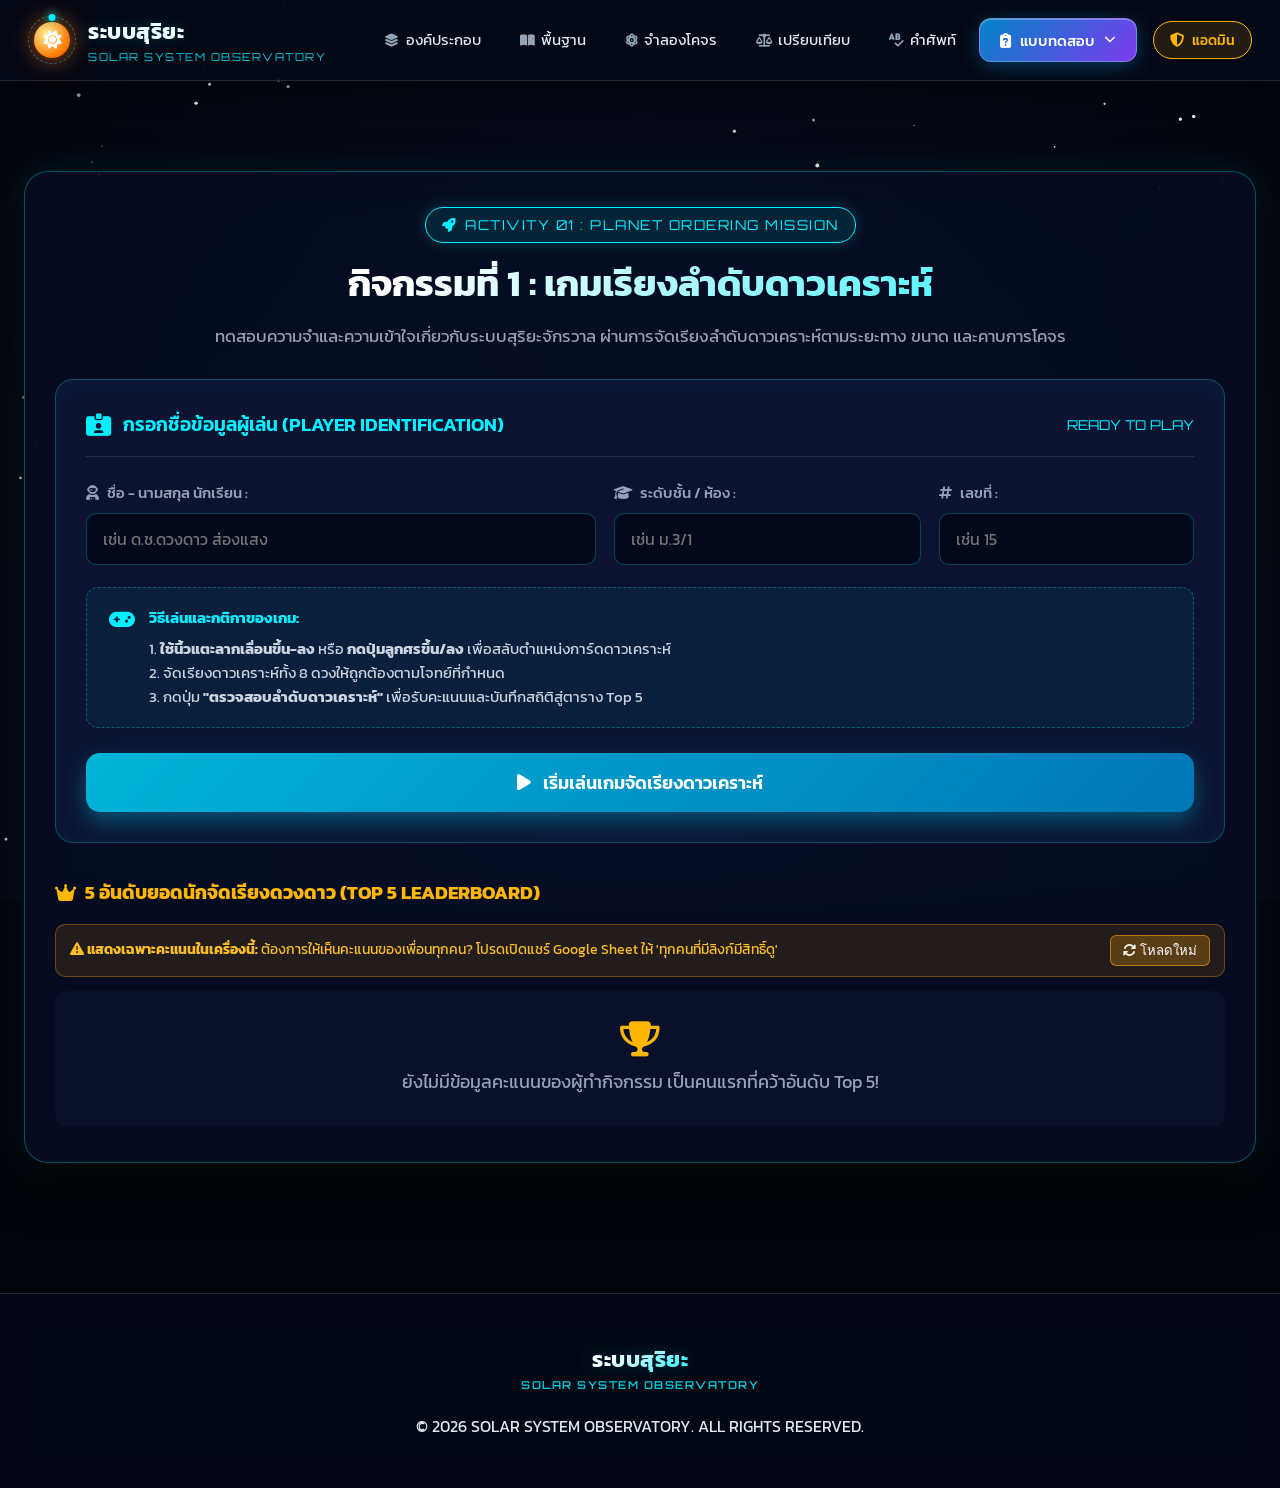
<file: 3.html>
﻿<!DOCTYPE html>
<html lang="th">
<head>
  <meta charset="UTF-8">
  <meta name="viewport" content="width=device-width, initial-scale=1.0, viewport-fit=cover">
  <title>กิจกรรมที่ 1: เรียงลำดับดาวเคราะห์และระบบสุริยะ - ห้องเรียนระบบสุริยะ</title>
  <!-- Google Fonts: Kanit & Orbitron -->
  <link rel="preconnect" href="https://fonts.googleapis.com">
  <link rel="preconnect" href="https://fonts.gstatic.com" crossorigin>
  <link href="https://fonts.googleapis.com/css2?family=Kanit:ital,wght@0,300;0,400;0,500;0,600;0,700&family=Orbitron:wght@500;700;900&display=swap" rel="stylesheet">
  <!-- Font Awesome Icons -->
  <link rel="stylesheet" href="https://cdnjs.cloudflare.com/ajax/libs/font-awesome/6.5.1/css/all.min.css">
  <!-- Main Stylesheet -->
  <link rel="stylesheet" href="style.css?v=20">

  <style>
    /* ============================================================
       Styles for Planet Ordering Game & Player Registration (3.html)
       ============================================================ */
    :root {
      --reorder-cyan: #00f0ff;
      --reorder-gold: #ffb703;
      --reorder-success: #10b981;
      --reorder-danger: #ef4444;
      --card-bg: rgba(11, 19, 43, 0.75);
      --card-border: rgba(0, 240, 255, 0.2);
    }

    body {
      min-height: 100vh;
      color: #e2e8f0;
      background: #02040a;
      overflow-x: hidden;
      touch-action: pan-y;
    }

    #space-canvas {
      position: fixed;
      top: 0;
      left: 0;
      width: 100%;
      height: 100%;
      z-index: 1;
      pointer-events: none;
    }

    .game-page-container {
      width: 100%;
      max-width: 100%;
      margin: 90px auto 40px;
      padding: 0 24px;
      position: relative;
      z-index: 10;
      box-sizing: border-box;
    }

    .glass-box {
      background: rgba(8, 14, 36, 0.85);
      backdrop-filter: blur(20px);
      -webkit-backdrop-filter: blur(20px);
      border: 1px solid rgba(0, 240, 255, 0.3);
      border-radius: 24px;
      padding: 35px 30px;
      box-shadow: 0 20px 50px rgba(0, 0, 0, 0.8), 0 0 35px rgba(0, 240, 255, 0.12);
      position: relative;
      margin-bottom: 30px;
      min-height: calc(100vh - 150px);
      width: 100%;
      box-sizing: border-box;
    }

    /* Hero Header */
    .game-hero-header {
      text-align: center;
      margin-bottom: 28px;
    }

    .game-badge-tag {
      display: inline-flex;
      align-items: center;
      gap: 8px;
      padding: 6px 16px;
      background: rgba(0, 240, 255, 0.1);
      border: 1px solid var(--reorder-cyan);
      border-radius: 50px;
      color: var(--reorder-cyan);
      font-size: 0.85rem;
      font-family: var(--font-hud);
      letter-spacing: 1.5px;
      text-transform: uppercase;
      margin-bottom: 12px;
      box-shadow: 0 0 15px rgba(0, 240, 255, 0.2);
    }

    .game-main-title {
      font-size: clamp(1.6rem, 3.8vw, 2.3rem);
      font-weight: 700;
      background: linear-gradient(135deg, #ffffff 30%, var(--reorder-cyan) 100%);
      -webkit-background-clip: text;
      -webkit-text-fill-color: transparent;
      margin-bottom: 10px;
    }

    .game-sub-desc {
      color: var(--text-muted);
      font-size: 1.05rem;
      max-width: 900px;
      margin: 0 auto;
      line-height: 1.6;
    }

    /* Player Register Card */
    .user-register-card {
      background: rgba(14, 22, 54, 0.85);
      border: 1px solid rgba(0, 240, 255, 0.25);
      border-radius: 18px;
      padding: 30px;
      margin: 25px 0;
      box-shadow: inset 0 0 20px rgba(0, 240, 255, 0.05);
      width: 100%;
      box-sizing: border-box;
    }

    .id-badge-header {
      display: flex;
      align-items: center;
      justify-content: space-between;
      border-bottom: 1px solid rgba(255, 255, 255, 0.1);
      padding-bottom: 15px;
      margin-bottom: 25px;
    }

    .id-badge-title {
      display: flex;
      align-items: center;
      gap: 12px;
      font-size: 1.2rem;
      font-weight: 600;
      color: var(--reorder-cyan);
    }

    .id-badge-title i {
      font-size: 1.4rem;
    }

    .form-grid {
      display: grid;
      grid-template-columns: 2fr 1.2fr 1fr;
      gap: 18px;
    }

    @media (max-width: 768px) {
      .form-grid {
        grid-template-columns: 1fr;
      }
    }

    .form-group {
      display: flex;
      flex-direction: column;
      gap: 8px;
    }

    .form-group label {
      font-size: 0.92rem;
      color: #94a3b8;
      font-weight: 500;
      display: flex;
      align-items: center;
      gap: 8px;
    }

    .form-input {
      background: rgba(4, 8, 24, 0.85);
      border: 1px solid rgba(0, 240, 255, 0.25);
      border-radius: 10px;
      padding: 13px 16px;
      color: #fff;
      font-family: var(--font-main);
      font-size: 1rem;
      outline: none;
      transition: all 0.3s ease;
    }

    .form-input:focus {
      border-color: var(--reorder-cyan);
      box-shadow: 0 0 15px rgba(0, 240, 255, 0.3);
      background: rgba(6, 12, 34, 0.95);
    }

    /* Rules box */
    .rules-box {
      background: rgba(0, 240, 255, 0.05);
      border: 1px dashed rgba(0, 240, 255, 0.3);
      border-radius: 12px;
      padding: 18px 22px;
      margin: 22px 0 25px;
      display: flex;
      align-items: flex-start;
      gap: 14px;
      font-size: 0.95rem;
      line-height: 1.6;
      color: #cbd5e1;
    }

    .rules-box i {
      font-size: 1.3rem;
      color: var(--reorder-cyan);
      margin-top: 3px;
    }

    /* Primary Action Button */
    .btn-cosmic-primary {
      display: inline-flex;
      align-items: center;
      justify-content: center;
      gap: 12px;
      width: 100%;
      padding: 16px 30px;
      background: linear-gradient(135deg, #00b4d8 0%, #0077b6 100%);
      color: #fff;
      border: none;
      border-radius: 14px;
      font-family: var(--font-main);
      font-size: 1.15rem;
      font-weight: 600;
      cursor: pointer;
      box-shadow: 0 10px 25px rgba(0, 180, 216, 0.4);
      transition: all 0.3s ease;
      text-decoration: none;
    }

    .btn-cosmic-primary:hover {
      background: linear-gradient(135deg, #00f0ff 0%, #0096c7 100%);
      transform: translateY(-2px);
      box-shadow: 0 15px 35px rgba(0, 240, 255, 0.5);
      color: #02040a;
    }

    /* Pilot Current Status Strip in Game Screen */
    .cadet-info-strip {
      display: flex;
      justify-content: space-between;
      align-items: center;
      background: rgba(4, 9, 26, 0.85);
      border: 1px solid rgba(0, 240, 255, 0.3);
      border-radius: 14px;
      padding: 12px 20px;
      margin-bottom: 22px;
      font-size: 0.95rem;
      flex-wrap: wrap;
      gap: 10px;
    }

    .btn-edit-user {
      background: none;
      border: 1px solid rgba(255, 255, 255, 0.2);
      color: #94a3b8;
      border-radius: 6px;
      padding: 4px 10px;
      font-size: 0.82rem;
      cursor: pointer;
      font-family: var(--font-main);
      transition: all 0.2s;
    }
    .btn-edit-user:hover {
      color: var(--reorder-cyan);
      border-color: var(--reorder-cyan);
    }

    /* Game Header Title Area (ตรงตามภาพ UI ของผู้ใช้) */
    .game-header-area {
      margin-bottom: 25px;
    }

    .game-title-flex {
      display: flex;
      align-items: center;
      gap: 12px;
      margin-bottom: 8px;
    }

    .game-title-icon {
      color: var(--reorder-cyan);
      font-size: 1.45rem;
    }

    .game-play-title {
      font-size: clamp(1.35rem, 3.5vw, 1.8rem);
      font-weight: 700;
      color: #ffffff;
      margin: 0;
      letter-spacing: 0.5px;
    }

    .game-instruction-text {
      color: #94a3b8;
      font-size: 0.98rem;
      line-height: 1.6;
      margin: 0;
    }

    .game-instruction-text b {
      color: var(--reorder-cyan);
    }

    /* Stage Selector Chips */
    .stage-selector-bar {
      display: flex;
      gap: 10px;
      margin: 20px 0 25px;
      overflow-x: auto;
      padding-bottom: 6px;
      scrollbar-width: thin;
    }

    .stage-chip-btn {
      background: rgba(14, 22, 54, 0.8);
      border: 1px solid rgba(255, 255, 255, 0.15);
      border-radius: 30px;
      padding: 8px 18px;
      color: #cbd5e1;
      font-family: var(--font-main);
      font-size: 0.9rem;
      cursor: pointer;
      display: inline-flex;
      align-items: center;
      gap: 8px;
      white-space: nowrap;
      transition: all 0.2s ease;
    }

    .stage-chip-btn:hover {
      border-color: var(--reorder-cyan);
      color: #fff;
    }

    .stage-chip-btn.active {
      background: rgba(0, 240, 255, 0.15);
      border-color: var(--reorder-cyan);
      color: var(--reorder-cyan);
      font-weight: 600;
      box-shadow: 0 0 15px rgba(0, 240, 255, 0.3);
    }

    /* Order List Container */
    .order-list-wrapper {
      display: flex;
      flex-direction: column;
      gap: 10px;
      margin-bottom: 28px;
      position: relative;
    }

    /* Single Order Item Card (ดีไซน์ตรงตามภาพที่ผู้ใช้ส่งมา) */
    .order-item-card {
      display: flex;
      align-items: center;
      justify-content: space-between;
      background: rgba(10, 16, 40, 0.85);
      border: 1px solid rgba(255, 255, 255, 0.12);
      border-radius: 14px;
      padding: 14px 18px;
      transition: transform 0.2s cubic-bezier(0.2, 0, 0, 1), background-color 0.2s, border-color 0.2s, box-shadow 0.2s;
      cursor: grab;
      user-select: none;
      -webkit-user-select: none;
      touch-action: pan-y;
      -webkit-tap-highlight-color: transparent;
      position: relative;
    }

    .order-item-card:hover {
      background: rgba(16, 26, 65, 0.95);
      border-color: rgba(0, 240, 255, 0.4);
      box-shadow: 0 5px 20px rgba(0, 0, 0, 0.4);
    }

    .order-item-card.dragging {
      opacity: 0.92;
      background: rgba(22, 36, 90, 0.95);
      border-color: var(--reorder-cyan);
      box-shadow: 0 15px 35px rgba(0, 240, 255, 0.45);
      transform: scale(1.02);
      cursor: grabbing;
      z-index: 1000;
    }

    .order-item-card.correct-item {
      border-color: rgba(16, 185, 129, 0.7);
      background: rgba(16, 185, 129, 0.12);
      box-shadow: 0 0 15px rgba(16, 185, 129, 0.2);
    }

    .order-item-card.wrong-item {
      border-color: rgba(239, 68, 68, 0.6);
      background: rgba(239, 68, 68, 0.1);
    }

    /* Left Group: Number & Dot & Name */
    .order-left-group {
      display: flex;
      align-items: center;
      gap: 16px;
      flex: 1;
    }

    .order-number-box {
      width: 36px;
      height: 36px;
      border-radius: 8px;
      background: rgba(255, 255, 255, 0.06);
      border: 1px solid rgba(255, 255, 255, 0.1);
      display: flex;
      align-items: center;
      justify-content: center;
      font-family: var(--font-hud);
      font-weight: 700;
      color: #94a3b8;
      font-size: 1.05rem;
      flex-shrink: 0;
      transition: all 0.2s;
    }

    .order-item-card:hover .order-number-box {
      color: #fff;
      border-color: var(--reorder-cyan);
    }

    /* Glowing Planet Dot (ตรงตามภาพ UI) */
    .planet-glow-dot {
      width: 18px;
      height: 18px;
      border-radius: 50%;
      flex-shrink: 0;
      position: relative;
      box-shadow: 0 0 12px var(--dot-glow, rgba(0, 240, 255, 0.8));
      background: var(--dot-color, #00f0ff);
    }

    .planet-main-name {
      font-size: 1.15rem;
      font-weight: 600;
      color: #ffffff;
    }

    /* Right Group: Arrow Control Buttons (ตรงตามภาพ UI) */
    .order-right-controls {
      display: flex;
      align-items: center;
      gap: 4px;
      background: rgba(0, 0, 0, 0.35);
      border: 1px solid rgba(255, 255, 255, 0.1);
      border-radius: 8px;
      padding: 3px;
    }

    .arrow-btn {
      width: 36px;
      height: 36px;
      border-radius: 8px;
      background: rgba(255, 255, 255, 0.06);
      border: 1px solid rgba(255, 255, 255, 0.1);
      color: #94a3b8;
      font-size: 0.95rem;
      cursor: pointer;
      display: flex;
      align-items: center;
      justify-content: center;
      transition: all 0.15s ease;
      touch-action: manipulation;
      -webkit-tap-highlight-color: transparent;
    }

    .arrow-btn:hover {
      background: var(--reorder-cyan);
      color: #02040a;
      box-shadow: 0 0 10px rgba(0, 240, 255, 0.5);
    }

    .arrow-btn:active {
      transform: scale(0.92);
      background: var(--reorder-cyan);
      color: #02040a;
    }

    .arrow-btn:disabled {
      opacity: 0.25;
      cursor: not-allowed;
      pointer-events: none;
    }

    .drag-handle-touch {
      color: #64748b;
      font-size: 1.25rem;
      padding: 10px 14px;
      margin: -10px -6px -10px -10px;
      cursor: grab;
      display: inline-flex;
      align-items: center;
      justify-content: center;
      touch-action: none;
      -webkit-touch-callout: none;
      -webkit-user-select: none;
      user-select: none;
      border-radius: 8px;
      transition: color 0.2s, background 0.2s;
    }

    .drag-handle-touch:hover, .drag-handle-touch:active {
      color: var(--reorder-cyan);
      background: rgba(0, 240, 255, 0.12);
    }

    /* Game Bottom Bar */
    .game-footer-bar {
      display: flex;
      align-items: center;
      justify-content: space-between;
      gap: 15px;
      flex-wrap: wrap;
      margin-top: 25px;
      padding-top: 20px;
      border-top: 1px solid rgba(255, 255, 255, 0.1);
    }

    .btn-game-submit {
      background: linear-gradient(135deg, #00f0ff 0%, #0077b6 100%);
      color: #02040a;
      font-weight: 700;
      font-size: 1.12rem;
      padding: 14px 34px;
      border: none;
      border-radius: 12px;
      cursor: pointer;
      display: inline-flex;
      align-items: center;
      gap: 10px;
      box-shadow: 0 10px 25px rgba(0, 240, 255, 0.35);
      transition: all 0.25s ease;
    }

    .btn-game-submit:hover {
      background: linear-gradient(135deg, #38bdf8 0%, #00f0ff 100%);
      transform: translateY(-2px);
      box-shadow: 0 15px 35px rgba(0, 240, 255, 0.55);
    }

    /* Feedback Modal / Alert */
    .game-result-box {
      display: none;
      background: rgba(6, 12, 35, 0.95);
      border: 1px solid var(--reorder-cyan);
      border-radius: 20px;
      padding: 30px;
      margin-top: 25px;
      text-align: center;
      box-shadow: 0 0 40px rgba(0, 240, 255, 0.2);
    }

    .game-result-box.show {
      display: block;
      animation: fadeIn 0.3s ease;
    }

    @keyframes fadeIn {
      from { opacity: 0; transform: translateY(10px); }
      to { opacity: 1; transform: translateY(0); }
    }

    /* Admin Navbar Button (ตรงตามหน้า 1.html และ 2.html) */
    .admin-nav-btn {
      display: inline-flex;
      align-items: center;
      gap: 8px;
      background: rgba(255, 183, 3, 0.12);
      border: 1px solid var(--neon-gold);
      color: var(--neon-gold);
      padding: 7px 16px;
      border-radius: 30px;
      font-size: 0.9rem;
      cursor: pointer;
      font-family: var(--font-main);
      transition: all 0.2s ease;
      margin-left: 10px;
    }

    .admin-nav-btn:hover {
      background: var(--neon-gold);
      color: #02040a;
      box-shadow: 0 0 15px rgba(255, 183, 3, 0.4);
    }

    /* แผงควบคุมแอดมิน (Admin Portal Modal) - สไตล์มาตรฐานเดียวกับหน้า 1.html และ 2.html */
    .admin-modal-overlay {
      position: fixed;
      top: 0;
      left: 0;
      width: 100vw;
      height: 100vh;
      background: rgba(2, 4, 10, 0.85);
      backdrop-filter: blur(12px);
      -webkit-backdrop-filter: blur(12px);
      z-index: 1000;
      display: flex;
      align-items: center;
      justify-content: center;
      padding: 20px;
      opacity: 0;
      visibility: hidden;
      transition: all 0.3s ease;
    }

    .admin-modal-overlay.active {
      opacity: 1;
      visibility: visible;
    }

    .admin-modal-box {
      background: #0a112c;
      border: 1px solid var(--neon-cyan, #00f0ff);
      border-radius: 20px;
      width: 100%;
      max-width: 950px;
      max-height: 90vh;
      display: flex;
      flex-direction: column;
      box-shadow: 0 20px 60px rgba(0, 0, 0, 0.8), 0 0 40px rgba(0, 240, 255, 0.25);
      overflow: hidden;
    }

    .admin-modal-header {
      padding: 20px 25px;
      border-bottom: 1px solid rgba(255, 255, 255, 0.1);
      display: flex;
      justify-content: space-between;
      align-items: center;
      background: rgba(14, 24, 60, 0.8);
    }

    .admin-modal-header h3 {
      font-size: 1.3rem;
      color: var(--neon-cyan, #00f0ff);
      display: flex;
      align-items: center;
      gap: 10px;
      margin: 0;
    }

    .admin-modal-close {
      background: none;
      border: none;
      color: var(--text-muted, #94a3b8);
      font-size: 1.5rem;
      cursor: pointer;
      transition: color 0.2s;
    }

    .admin-modal-close:hover {
      color: #ff453a;
    }

    .admin-modal-body {
      padding: 25px;
      overflow-y: auto;
      flex: 1;
    }

    .admin-stats-row {
      display: grid;
      grid-template-columns: repeat(auto-fit, minmax(180px, 1fr));
      gap: 15px;
      margin-bottom: 25px;
    }

    .stat-mini-card {
      background: rgba(16, 26, 65, 0.7);
      border: 1px solid rgba(255, 255, 255, 0.08);
      border-radius: 12px;
      padding: 16px;
      text-align: center;
    }

    .stat-mini-card .val {
      font-family: var(--font-hud, 'Orbitron', sans-serif);
      font-size: 1.8rem;
      font-weight: 700;
      color: var(--neon-cyan, #00f0ff);
      margin-top: 5px;
    }

    .stat-mini-card .label {
      font-size: 0.85rem;
      color: var(--text-muted, #94a3b8);
    }

    .admin-controls-bar {
      display: flex;
      justify-content: space-between;
      align-items: center;
      gap: 15px;
      margin-bottom: 20px;
      flex-wrap: wrap;
    }

    .admin-search-input {
      background: rgba(4, 8, 24, 0.8);
      border: 1px solid rgba(255, 255, 255, 0.15);
      border-radius: 8px;
      padding: 10px 14px;
      color: #fff;
      font-family: var(--font-main, sans-serif);
      width: 250px;
      outline: none;
    }

    .admin-search-input:focus {
      border-color: var(--neon-cyan, #00f0ff);
    }

    .btn-admin-action {
      display: inline-flex;
      align-items: center;
      gap: 8px;
      padding: 9px 16px;
      border-radius: 8px;
      border: none;
      cursor: pointer;
      font-family: var(--font-main, sans-serif);
      font-size: 0.9rem;
      font-weight: 500;
      transition: all 0.2s;
    }

    .btn-export-csv {
      background: #10b981;
      color: #fff;
    }

    .btn-export-csv:hover {
      background: #059669;
    }

    .btn-danger-clear {
      background: rgba(239, 68, 68, 0.2);
      border: 1px solid #ef4444;
      color: #fca5a5;
    }

    .btn-danger-clear:hover {
      background: #ef4444;
      color: #fff;
    }

    .admin-table {
      width: 100%;
      border-collapse: collapse;
    }

    .admin-table th, .admin-table td {
      padding: 12px 14px;
      border-bottom: 1px solid rgba(255, 255, 255, 0.08);
      font-size: 0.92rem;
      text-align: left;
    }

    .admin-table th {
      background: rgba(14, 24, 60, 0.9);
      color: var(--neon-cyan, #00f0ff);
      font-family: var(--font-hud, 'Orbitron', sans-serif);
      font-size: 0.82rem;
    }

    /* Mobile & Tablet Responsiveness for 3.html */
    @media (max-width: 768px) {
      .game-page-container {
        padding: 0 max(12px, env(safe-area-inset-left, 0px)) calc(30px + env(safe-area-inset-bottom, 0px)) max(12px, env(safe-area-inset-right, 0px));
        margin-top: calc(75px + env(safe-area-inset-top, 0px));
        width: 100%;
        max-width: 100%;
        box-sizing: border-box;
      }
      .glass-box {
        padding: 20px 12px;
        border-radius: 18px;
        margin-bottom: 20px;
        min-height: auto;
      }
      .game-main-title {
        font-size: clamp(1.4rem, 5vw, 1.9rem);
      }
      .user-register-card {
        padding: 18px 12px;
      }
      .stage-selector-bar {
        gap: 6px;
        overflow-x: auto;
        -webkit-overflow-scrolling: touch;
        padding-bottom: 4px;
      }
      .stage-chip-btn {
        padding: 8px 14px;
        font-size: 0.85rem;
        min-height: 44px;
        touch-action: manipulation;
        white-space: nowrap;
      }
      .order-item-card {
        padding: 12px 10px;
      }
      .order-left-group {
        gap: 10px;
      }
      .planet-main-name {
        font-size: 1.05rem;
      }
      .order-right-controls {
        gap: 6px;
        padding: 4px;
      }
      .arrow-btn {
        width: 44px;
        height: 44px;
        font-size: 1.15rem;
        touch-action: manipulation;
      }
      .game-footer-bar {
        flex-direction: column;
        align-items: stretch;
        gap: 12px;
      }
      .btn-game-submit {
        width: 100%;
        justify-content: center;
        min-height: 50px;
        font-size: 1.1rem;
        touch-action: manipulation;
      }
      .admin-modal-box {
        padding: 16px 10px;
        max-width: 96vw;
        max-height: 90vh;
      }
      .form-control, .admin-search-input {
        font-size: 16px !important;
        min-height: 44px;
      }
      .leaderboard-table-responsive {
        width: 100%;
        overflow-x: auto;
        -webkit-overflow-scrolling: touch;
      }
    }

    /* สไตล์ตาราง 5 อันดับแรก (Top 5 Leaderboard) */
    .top5-table {
      width: 100%;
      border-collapse: separate;
      border-spacing: 0 8px;
    }

    .top5-table th {
      padding: 12px 18px;
      text-align: left;
      font-family: var(--font-hud, 'Orbitron', sans-serif);
      font-size: 1.05rem;
      color: var(--text-muted, #94a3b8);
      letter-spacing: 1px;
      text-transform: uppercase;
      border-bottom: 1px solid rgba(255, 255, 255, 0.1);
    }

    .top5-row {
      background: rgba(14, 22, 54, 0.7);
      border: 1px solid rgba(255, 255, 255, 0.08);
      border-radius: 12px;
      transition: all 0.2s ease;
    }

    .top5-row:hover {
      background: rgba(20, 32, 75, 0.9);
      transform: translateY(-2px);
      box-shadow: 0 5px 15px rgba(0, 0, 0, 0.3);
    }

    .top5-row td {
      padding: 16px 18px;
      color: var(--text-bright, #f8fafc);
      font-size: 1.15rem;
    }

    .top5-row td:first-child {
      border-top-left-radius: 12px;
      border-bottom-left-radius: 12px;
    }

    .top5-row td:last-child {
      border-top-right-radius: 12px;
      border-bottom-right-radius: 12px;
    }

    .rank-badge {
      display: inline-flex;
      align-items: center;
      justify-content: center;
      width: 38px;
      height: 38px;
      border-radius: 50%;
      font-family: var(--font-hud, 'Orbitron', sans-serif);
      font-weight: 700;
      font-size: 1.15rem;
    }

    .rank-1 { background: linear-gradient(135deg, #ffd700, #b8860b); color: #000; box-shadow: 0 0 12px rgba(255, 215, 0, 0.6); }
    .rank-2 { background: linear-gradient(135deg, #e0e0e0, #9e9e9e); color: #000; box-shadow: 0 0 10px rgba(224, 224, 224, 0.5); }
    .rank-3 { background: linear-gradient(135deg, #cd7f32, #8b4513); color: #fff; box-shadow: 0 0 10px rgba(205, 127, 50, 0.5); }
    .rank-other { background: rgba(255, 255, 255, 0.1); color: var(--text-muted, #94a3b8); }

    .score-badge-pill {
      font-family: var(--font-hud, 'Orbitron', sans-serif);
      font-weight: 700;
      font-size: 1.1rem;
      color: var(--reorder-cyan, #00f0ff);
      background: rgba(0, 240, 255, 0.12);
      padding: 6px 16px;
      border-radius: 20px;
      border: 1px solid rgba(0, 240, 255, 0.35);
      display: inline-block;
      white-space: nowrap;
    }

    /* สไตล์ปุ่มภารกิจที่ถูกล็อก (Locked) และผ่านแล้ว (Completed) */
    .stage-chip-btn.locked {
      background: rgba(8, 14, 30, 0.5) !important;
      border-color: rgba(255, 255, 255, 0.08) !important;
      color: #64748b !important;
      cursor: not-allowed !important;
      opacity: 0.65;
    }

    .stage-chip-btn.locked:hover {
      border-color: rgba(239, 68, 68, 0.5) !important;
      color: #fca5a5 !important;
    }

    .stage-chip-btn.completed {
      border-color: rgba(16, 185, 129, 0.6);
      background: rgba(16, 185, 129, 0.12);
      color: #34d399;
    }

    .stage-chip-btn.completed.active {
      border-color: var(--reorder-cyan);
      background: rgba(0, 240, 255, 0.2);
      color: #fff;
      box-shadow: 0 0 15px rgba(0, 240, 255, 0.4);
    }

    /* กล่องแจ้งเตือนเมื่อกดภารกิจที่ยังล็อกอยู่ */
    .stage-lock-notice {
      display: none;
      align-items: center;
      gap: 12px;
      padding: 12px 18px;
      background: rgba(239, 68, 68, 0.15);
      border: 1px solid rgba(239, 68, 68, 0.5);
      border-radius: 12px;
      color: #fecaca;
      font-size: 0.95rem;
      margin-bottom: 20px;
      animation: shakeLock 0.35s ease;
      box-shadow: 0 4px 15px rgba(239, 68, 68, 0.2);
    }

    @keyframes shakeLock {
      0%, 100% { transform: translateX(0); }
      20% { transform: translateX(-8px); }
      40% { transform: translateX(8px); }
      60% { transform: translateX(-5px); }
      80% { transform: translateX(5px); }
    }

    /* แผงแสดงคะแนนรวม (Total Score Screen) */
    .score-banner-card {
      text-align: center;
      background: radial-gradient(circle at center, rgba(0, 240, 255, 0.16) 0%, rgba(10, 16, 42, 0.9) 75%);
      border: 1px solid var(--reorder-cyan);
      border-radius: 20px;
      padding: 35px 20px;
      margin-bottom: 30px;
      box-shadow: 0 0 45px rgba(0, 240, 255, 0.25);
    }

    .score-circle {
      width: 160px;
      height: 160px;
      border-radius: 50%;
      border: 4px solid var(--reorder-cyan);
      box-shadow: 0 0 35px rgba(0, 240, 255, 0.5), inset 0 0 25px rgba(0, 240, 255, 0.3);
      display: flex;
      flex-direction: column;
      align-items: center;
      justify-content: center;
      margin: 0 auto 20px;
      background: rgba(2, 4, 12, 0.7);
    }

    .score-number {
      font-family: var(--font-hud, 'Orbitron', sans-serif);
      font-size: 3.4rem;
      font-weight: 900;
      color: #fff;
      line-height: 1;
      text-shadow: 0 0 18px var(--reorder-cyan);
    }

    .score-total {
      font-family: var(--font-hud, 'Orbitron', sans-serif);
      font-size: 0.95rem;
      color: var(--reorder-cyan);
      margin-top: 5px;
    }

    .student-result-details {
      display: flex;
      justify-content: center;
      gap: 15px;
      margin: 18px 0;
      flex-wrap: wrap;
    }

    .student-result-pill {
      background: rgba(255, 255, 255, 0.08);
      padding: 7px 18px;
      border-radius: 20px;
      font-size: 0.95rem;
      color: #f1f5f9;
      border: 1px solid rgba(255, 255, 255, 0.12);
    }

    .mission-summary-grid {
      display: grid;
      grid-template-columns: repeat(auto-fit, minmax(250px, 1fr));
      gap: 16px;
      margin: 25px 0;
    }

    .mission-summary-card {
      background: rgba(14, 22, 54, 0.85);
      border: 1px solid rgba(16, 185, 129, 0.4);
      border-radius: 14px;
      padding: 20px;
      display: flex;
      flex-direction: column;
      gap: 10px;
      box-shadow: 0 4px 15px rgba(0, 0, 0, 0.3);
    }

    .mission-summary-card .m-title {
      font-weight: 600;
      color: #ffffff;
      font-size: 1.05rem;
      display: flex;
      align-items: center;
      gap: 10px;
    }

    .mission-summary-card .m-status {
      font-size: 0.92rem;
      color: #34d399;
      display: flex;
      align-items: center;
      gap: 8px;
    }

    .mission-summary-card .m-score {
      font-family: var(--font-hud, 'Orbitron', sans-serif);
      font-size: 1.25rem;
      font-weight: 700;
      color: var(--reorder-gold, #ffb703);
    }

    /* ไฮไลท์แถวคะแนนของผู้เล่นปัจจุบันใน Top 5 */
    .top5-row.my-score-row {
      border: 1.5px solid var(--reorder-cyan) !important;
      background: rgba(0, 240, 255, 0.18) !important;
      box-shadow: 0 0 20px rgba(0, 240, 255, 0.35) !important;
    }
  </style>
</head>
<body>
  <!-- Canvas แสดงดวงดาว 3 มิติ -->
  <canvas id="space-canvas"></canvas>

  <!-- แสงบรรยากาศอวกาศ -->
  <div class="cosmic-aura aura-1"></div>
  <div class="cosmic-aura aura-2"></div>
  <div class="cosmic-aura aura-3"></div>

  <!-- แถบนำทาง (Navbar) -->
  <header class="header">
    <nav class="navbar" id="navbar">
      <a href="index.html" class="brand">
        <div class="brand-orbit-ring">
          <div class="brand-planet-dot"></div>
          <div class="brand-icon">
            <i class="fa-solid fa-sun"></i>
          </div>
        </div>
        <div class="brand-text">
          <span class="brand-main">ระบบสุริยะ</span>
          <span class="brand-sub">SOLAR SYSTEM OBSERVATORY</span>
        </div>
      </a>

      <!-- ปุ่มเปิดปิดเมนูสำหรับมือถือ -->
      <button class="mobile-toggle" id="mobileToggle" aria-label="เมนู">
        <i class="fa-solid fa-bars"></i>
      </button>

      <!-- เมนูนำทาง -->
      <div class="nav-menu" id="navMenu">
        <ul class="nav-list">
          <li class="nav-item">
            <a href="index.html" class="nav-link">
              <i class="fa-solid fa-layer-group"></i> องค์ประกอบ
            </a>
          </li>
          <li class="nav-item">
            <a href="a.html" class="nav-link">
              <i class="fa-solid fa-book-open"></i> พื้นฐาน
            </a>
          </li>
          <li class="nav-item">
            <a href="b.html" class="nav-link">
              <i class="fa-solid fa-atom"></i> จำลองโคจร
            </a>
          </li>
          <li class="nav-item">
            <a href="c.html" class="nav-link">
              <i class="fa-solid fa-scale-balanced"></i> เปรียบเทียบ
            </a>
          </li>
          <li class="nav-item">
            <a href="d.html" class="nav-link">
              <i class="fa-solid fa-spell-check"></i> คำศัพท์
            </a>
          </li>
          <!-- ขวาสุด: เมนูดรอปดาวน์ แบบทดสอบ -->
          <li class="nav-item dropdown" id="quizDropdown">
            <button class="dropdown-trigger" id="dropdownTrigger" aria-expanded="false">
              <i class="fa-solid fa-clipboard-question"></i> แบบทดสอบ
              <i class="fa-solid fa-chevron-down arrow-icon"></i>
            </button>
            <ul class="dropdown-menu" id="dropdownMenu">
              <li>
                <a href="1.html" class="dropdown-item" data-quiz="pre">
                  <span class="drop-badge">01</span>
                  <span class="drop-text">ก่อนเรียน</span>
                  <i class="fa-solid fa-arrow-right drop-arrow"></i>
                </a>
              </li>
              <li>
                <a href="2.html" class="dropdown-item" data-quiz="post">
                  <span class="drop-badge">02</span>
                  <span class="drop-text">หลังเรียน</span>
                  <i class="fa-solid fa-arrow-right drop-arrow"></i>
                </a>
              </li>
              <li>
                <a href="3.html" class="dropdown-item" data-quiz="act1">
                  <span class="drop-badge">03</span>
                  <span class="drop-text">กิจกรรม 1</span>
                  <i class="fa-solid fa-arrow-right drop-arrow"></i>
                </a>
              </li>
              <li>
                <a href="4.html" class="dropdown-item" data-quiz="act2">
                  <span class="drop-badge">04</span>
                  <span class="drop-text">กิจกรรม 2</span>
                  <i class="fa-solid fa-arrow-right drop-arrow"></i>
                </a>
              </li>
              <li class="dropdown-divider" style="margin: 6px 0; border-top: 1px solid rgba(255, 255, 255, 0.12);"></li>
              <li>
                <a href="javascript:void(0)" class="dropdown-item admin-dropdown-item" onclick="openAdminModal();">
                  <span class="drop-badge" style="background: rgba(0, 240, 255, 0.2);"><i class="fa-solid fa-shield-halved"></i></span>
                  <span class="drop-text" style="font-weight: 600; color: var(--neon-cyan);">ศูนย์แอดมิน (คะแนน 1-4)</span>
                  <i class="fa-solid fa-lock drop-arrow"></i>
                </a>
              </li>
            </ul>
          </li>
          <!-- ปุ่มศูนย์แอดมิน -->
          <li class="nav-item admin-nav-item">
            <button class="admin-nav-btn" id="openAdminNavBtn" onclick="openAdminModal();" title="ศูนย์ควบคุมแอดมิน / ดูคะแนน 1, 2, 3, 4 (Alt+A)">
              <i class="fa-solid fa-shield-halved"></i>
              <span>แอดมิน</span>
            </button>
          </li>
        </ul>
      </div>
    </nav>
  </header>

  <!-- เนื้อหาหลักเกมจัดเรียง -->
  <main class="game-page-container">

    <!-- ============================================================
         ขั้นตอนที่ 1: กรอกชื่อข้อมูลผู้เล่น (Cadet Registration Screen)
         ============================================================ -->
    <section id="stepRegister" class="glass-box">
      <div class="game-hero-header">
        <div class="game-badge-tag">
          <i class="fa-solid fa-rocket"></i> ACTIVITY 01 : PLANET ORDERING MISSION
        </div>
        <h1 class="game-main-title">กิจกรรมที่ 1 : เกมเรียงลำดับดาวเคราะห์</h1>
        <p class="game-sub-desc">
          ทดสอบความจำและความเข้าใจเกี่ยวกับระบบสุริยะจักรวาล 
          ผ่านการจัดเรียงลำดับดาวเคราะห์ตามระยะทาง ขนาด และคาบการโคจร
        </p>
      </div>

      <!-- กล่องฟอร์มกรอกชื่อข้อมูลผู้เล่น -->
      <div class="user-register-card">
        <div class="id-badge-header">
          <div class="id-badge-title">
            <i class="fa-solid fa-id-card-clip"></i>
            <span>กรอกชื่อข้อมูลผู้เล่น (PLAYER IDENTIFICATION)</span>
          </div>
          <span style="font-size: 0.85rem; color: var(--reorder-cyan); font-family: var(--font-hud);">READY TO PLAY</span>
        </div>

        <form id="playerRegisterForm">
          <div class="form-grid">
            <div class="form-group">
              <label for="playerNameInput"><i class="fa-solid fa-user-astronaut"></i> ชื่อ - นามสกุล นักเรียน :</label>
              <input type="text" id="playerNameInput" class="form-input" placeholder="เช่น ด.ช.ดวงดาว ส่องแสง" required autocomplete="name">
            </div>
            <div class="form-group">
              <label for="playerGradeInput"><i class="fa-solid fa-graduation-cap"></i> ระดับชั้น / ห้อง :</label>
              <input type="text" id="playerGradeInput" class="form-input" placeholder="เช่น ม.3/1" required autocomplete="off">
            </div>
            <div class="form-group">
              <label for="playerNoInput"><i class="fa-solid fa-hashtag"></i> เลขที่ :</label>
              <input type="number" id="playerNoInput" class="form-input" placeholder="เช่น 15" min="1" max="99" required autocomplete="off">
            </div>
          </div>

          <!-- กติกาการเล่น -->
          <div class="rules-box">
            <i class="fa-solid fa-gamepad"></i>
            <div>
              <strong style="color: var(--reorder-cyan);">วิธีเล่นและกติกาของเกม:</strong>
              <div style="margin-top: 6px;">
                1. <b>ใช้นิ้วแตะลากเลื่อนขึ้น-ลง</b> หรือ <b>กดปุ่มลูกศรขึ้น/ลง</b> เพื่อสลับตำแหน่งการ์ดดาวเคราะห์<br>
                2. จัดเรียงดาวเคราะห์ทั้ง 8 ดวงให้ถูกต้องตามโจทย์ที่กำหนด<br>
                3. กดปุ่ม <b>"ตรวจสอบลำดับดาวเคราะห์"</b> เพื่อรับคะแนนและบันทึกสถิติสู่ตาราง Top 5
              </div>
            </div>
          </div>

          <button type="submit" class="btn-cosmic-primary" id="btnStartGame">
            <i class="fa-solid fa-play"></i> เริ่มเล่นเกมจัดเรียงดาวเคราะห์
          </button>
        </form>
      </div>

      <!-- ตาราง 5 อันดับแรกหน้าลงทะเบียน -->
      <div style="margin-top: 35px;">
        <div style="display: flex; justify-content: space-between; align-items: center; margin-bottom: 15px;">
          <h3 style="color: var(--reorder-gold); font-size: 1.2rem; margin: 0; display: flex; align-items: center; gap: 8px;">
            <i class="fa-solid fa-crown"></i> 5 อันดับยอดนักจัดเรียงดวงดาว (TOP 5 LEADERBOARD)
          </h3>
        </div>
        <div id="frontLeaderboard"></div>
      </div>
    </section>

    <!-- ============================================================
         ขั้นตอนที่ 2: หน้าจอเล่นเกมจัดเรียงดาวเคราะห์ (Game Play Screen)
         ============================================================ -->
    <section id="stepGamePlay" class="glass-box" style="display: none;">

      <!-- แถบข้อมูลผู้เล่นที่กำลังเล่นอยู่ -->
      <div class="cadet-info-strip">
        <div style="display: flex; align-items: center; gap: 10px;">
          <i class="fa-solid fa-user-astronaut" style="color: var(--reorder-cyan); font-size: 1.2rem;"></i>
          <div>
            <span style="color: #94a3b8; font-size: 0.85rem;">ผู้เล่นปัจจุบัน:</span>
            <strong id="playerBadgeName" style="color: #fff; margin-left: 5px;">-</strong>
            <span id="playerBadgeDetails" style="color: var(--reorder-cyan); font-size: 0.88rem; margin-left: 8px;"></span>
          </div>
        </div>
        <div style="display: flex; align-items: center; gap: 15px; flex-wrap: wrap;">
          <div>
            <span style="color: #94a3b8;">ความคืบหน้า:</span>
            <b id="missionProgressText" style="color: var(--reorder-cyan); font-family: var(--font-hud); font-size: 1rem; margin-left: 5px;">ภารกิจ 1/3</b>
          </div>
          <div>
            <span style="color: #94a3b8;">คะแนนสะสม:</span>
            <b id="playerCurrentScore" style="color: var(--reorder-gold); font-family: var(--font-hud); font-size: 1.15rem; margin-left: 5px;">0 / 300</b>
          </div>
          <button type="button" class="btn-edit-user" id="btnChangePlayer" title="เปลี่ยนผู้เล่น">
            <i class="fa-solid fa-pen-to-square"></i> เปลี่ยนผู้เล่น
          </button>
        </div>
      </div>

      <!-- ส่วนหัวตามภาพ UI ของผู้ใช้ -->
      <div class="game-header-area">
        <div class="game-title-flex">
          <i class="fa-solid fa-layer-group game-title-icon"></i>
          <h2 class="game-play-title" id="stageMainTitle">ภารกิจที่ 1 : เรียงตามระยะห่างดวงอาทิตย์ (ใกล้สุด → ไกลสุด)</h2>
        </div>
        <p class="game-instruction-text" id="stageDescText">
          กดลูกศร <b>ขึ้น</b> หรือ <b>ลง</b> หรือ <b>ใช้นิ้วลากแตะเลื่อนจัดเรียง</b> เพื่อย้ายลำดับรายดาวเคราะห์ ให้เรียงตัวจากใกล้ดวงอาทิตย์ที่สุดไปหาไกลที่สุด (ดวงที่ 1 ถึง 8)
        </p>
      </div>

      <!-- แถบเลือกระดับโจทย์ความรู้ 3 ภารกิจ (ระยะทาง, ขนาด, คาบโคจร) -->
      <div class="stage-selector-bar" id="stageSelectorBar">
        <button type="button" class="stage-chip-btn active" data-stage="0" id="stageBtn0">
          <i class="fa-solid fa-arrows-left-right-to-line"></i> <span>ภารกิจ 1: เรียงตามระยะห่างดวงอาทิตย์ (ใกล้ → ไกล)</span>
        </button>
        <button type="button" class="stage-chip-btn locked" data-stage="1" id="stageBtn1">
          <i class="fa-solid fa-lock"></i> <span>ภารกิจ 2: เรียงตามขนาด (ล็อกอยู่)</span>
        </button>
        <button type="button" class="stage-chip-btn locked" data-stage="2" id="stageBtn2">
          <i class="fa-solid fa-lock"></i> <span>ภารกิจ 3: เรียงตามคาบการโคจร (ล็อกอยู่)</span>
        </button>
      </div>

      <!-- แถบแจ้งเตือนเมื่อกดภารกิจที่ยังล็อกอยู่ -->
      <div class="stage-lock-notice" id="stageLockNotice">
        <i class="fa-solid fa-triangle-exclamation" style="font-size: 1.2rem; color: #f87171;"></i>
        <span id="stageLockNoticeText">🔒 ต้องทำภารกิจที่ 1 ให้เสร็จก่อน จึงจะไปยังภารกิจที่ 2 ได้</span>
      </div>

      <!-- รายการจัดเรียง 8 อันดับ (ใช้นิ้วเลื่อน หรือกดลูกศรขึ้นลงได้) -->
      <div class="order-list-wrapper" id="orderListWrapper">
        <!-- รายการดาวเคราะห์จะถูกสร้างด้วย JavaScript -->
      </div>

      <!-- แถบปุ่มตรวจคำตอบ -->
      <div class="game-footer-bar" style="justify-content: center;">
        <button type="button" class="btn-game-submit" id="btnCheckAnswer" style="min-width: 280px; justify-content: center;">
          <i class="fa-solid fa-circle-check"></i> ตรวจสอบลำดับดาวเคราะห์
        </button>
      </div>

      <!-- ผลลัพธ์และสรุปสาระความรู้เมื่อตรวจเสร็จ -->
      <div class="game-result-box" id="gameResultBox">
        <div id="resultStatusIcon" style="font-size: 3rem; margin-bottom: 10px;">🌟</div>
        <h2 id="resultTitle" style="font-size: 1.8rem; margin: 0 0 10px; color: #fff;">ยอดเยี่ยมมาก! เรียงถูกต้องครบทั้ง 8 ลำดับ</h2>
        <p id="resultSubtitle" style="color: #cbd5e1; font-size: 1.05rem; max-width: 650px; margin: 0 auto 20px;"></p>
        
        <!-- แถบแสดงสถานะเชื่อมต่อ Google Sheet -->
        <div style="margin: 15px auto 20px; text-align: center;">
          <div id="sheetSyncStatus" style="display: inline-flex; align-items: center; gap: 8px; padding: 8px 22px; border-radius: 30px; background: rgba(5, 9, 28, 0.85); border: 1px solid rgba(0, 240, 255, 0.35); font-size: 0.92rem; color: #cbd5e1; box-shadow: 0 4px 15px rgba(0,0,0,0.3); transition: all 0.3s ease;">
            <i class="fa-solid fa-cloud-arrow-up" style="color: var(--reorder-cyan, #00f0ff);"></i>
            <span>พร้อมบันทึกคะแนนเข้าสู่ระบบ Google Sheet</span>
          </div>
        </div>

        <div style="background: rgba(14,22,54,0.6); border: 1px solid rgba(0,240,255,0.25); border-radius: 14px; padding: 18px; text-align: left; margin: 20px auto; max-width: 650px;" id="resultExplanationBox">
          <strong style="color: var(--reorder-cyan); display: flex; align-items: center; gap: 8px; margin-bottom: 8px;">
            <i class="fa-solid fa-book-open"></i> สาระน่ารู้ของภารกิจนี้:
          </strong>
          <div id="resultExplanationText" style="color: #cbd5e1; font-size: 0.95rem; line-height: 1.6;"></div>
        </div>

        <div style="display: flex; justify-content: center; gap: 15px; flex-wrap: wrap;">
          <button type="button" class="btn-cosmic-primary" id="btnNextMission" style="width: auto; padding: 12px 28px;">
            <i class="fa-solid fa-arrow-right"></i> ไปยังภารกิจที่ 2
          </button>
          <a href="2.html" class="btn-cosmic-secondary" id="btnGoPostQuiz" style="display: inline-flex; align-items: center; gap: 8px; padding: 12px 22px;">
            <i class="fa-solid fa-clipboard-check"></i> ทำแบบทดสอบหลังเรียน
          </a>
        </div>
      </div>

      <!-- ตาราง 5 อันดับยอดนักสำรวจหน้าเกม -->
      <div style="margin-top: 40px; border-top: 1px solid rgba(255, 255, 255, 0.1); padding-top: 25px;">
        <div style="display: flex; justify-content: space-between; align-items: center; margin-bottom: 15px;">
          <h3 style="color: var(--reorder-gold); font-size: 1.2rem; margin: 0; display: flex; align-items: center; gap: 8px;">
            <i class="fa-solid fa-crown"></i> 5 อันดับยอดนักจัดเรียงดวงดาว (TOP 5 LEADERBOARD)
          </h3>
        </div>
        <div id="gameLeaderboard"></div>
      </div>

      <!-- แผงปุ่มเชื่อมต่อไปยังทุกหน้าในระบบ (เหมือนหน้า 1.html และ 2.html) -->
      <div style="margin-top: 40px; padding: 25px; background: rgba(5, 9, 28, 0.7); border: 1px solid var(--reorder-cyan); border-radius: 16px;">
        <h4 style="text-align: center; font-size: 1.15rem; color: var(--reorder-cyan); margin-bottom: 20px;">
          <i class="fa-solid fa-map-location-dot"></i> สำรวจเนื้อหาห้องเรียนระบบสุริยะต่อไป
        </h4>
        <div style="display: flex; gap: 12px; justify-content: center; flex-wrap: wrap;">
          <a href="index.html" class="btn-cosmic-primary" style="width: auto; padding: 12px 22px; font-size: 0.95rem; background: rgba(255, 255, 255, 0.08); border: 1px solid rgba(255, 255, 255, 0.2);">
            <i class="fa-solid fa-layer-group"></i> 1. องค์ประกอบ (หน้าหลัก)
          </a>
          <a href="a.html" class="btn-cosmic-primary" style="width: auto; padding: 12px 22px; font-size: 0.95rem;">
            <i class="fa-solid fa-book-open"></i> 2. บทเรียนพื้นฐาน
          </a>
          <a href="b.html" class="btn-cosmic-primary" style="width: auto; padding: 12px 22px; font-size: 0.95rem; background: rgba(168, 85, 247, 0.2); border: 1px solid var(--neon-purple, #a855f7); color: #fff;">
            <i class="fa-solid fa-atom"></i> 3. จำลองโคจร 3D
          </a>
          <a href="c.html" class="btn-cosmic-primary" style="width: auto; padding: 12px 22px; font-size: 0.95rem; background: rgba(255, 183, 3, 0.15); border: 1px solid var(--neon-gold, #ffb703); color: #fff;">
            <i class="fa-solid fa-scale-balanced"></i> 4. เปรียบเทียบดาว
          </a>
          <a href="d.html" class="btn-cosmic-primary" style="width: auto; padding: 12px 22px; font-size: 0.95rem; background: rgba(16, 185, 129, 0.15); border: 1px solid var(--neon-emerald, #10b981); color: #fff;">
            <i class="fa-solid fa-spell-check"></i> 5. คำศัพท์ดาราศาสตร์
          </a>
          <a href="4.html" class="btn-cosmic-primary" style="width: auto; padding: 12px 22px; font-size: 0.95rem; background: rgba(0, 240, 255, 0.2); border: 1px solid var(--reorder-cyan); color: #fff;">
            <i class="fa-solid fa-spell-check"></i> กิจกรรม 2
          </a>
          <a href="2.html" class="btn-cosmic-primary" style="width: auto; padding: 12px 22px; font-size: 0.95rem; background: rgba(16, 185, 129, 0.2); border: 1px solid var(--neon-emerald, #10b981); color: #fff;">
            <i class="fa-solid fa-clipboard-check"></i> ทำแบบทดสอบหลังเรียน
          </a>
        </div>
      </div>

    </section>

    <!-- ============================================================
         ขั้นตอนที่ 3: หน้าจอแสดงคะแนนรวมและสรุปผลทั้ง 3 ภารกิจ (Total Score Summary Screen)
         ============================================================ -->
    <section id="stepTotalSummary" class="glass-box" style="display: none;">
      <div class="game-hero-header">
        <div class="game-badge-tag" style="border-color: #10b981; color: #10b981; background: rgba(16, 185, 129, 0.12); box-shadow: 0 0 18px rgba(16, 185, 129, 0.25);">
          <i class="fa-solid fa-flag-checkered"></i> ALL 3 MISSIONS COMPLETED!
        </div>
        <h1 class="game-main-title">สรุปผลคะแนนรวม กิจกรรมที่ 1</h1>
        <p class="game-sub-desc">
          ยินดีด้วย! คุณผ่านการทดสอบจัดเรียงดาวเคราะห์ครบทั้ง 3 ภารกิจอย่างสมบูรณ์แบบ
        </p>
      </div>

      <!-- การ์ดแสดงคะแนนรวม -->
      <div class="score-banner-card">
        <div class="score-circle">
          <span class="score-number" id="totalSummaryScoreNum">300</span>
          <span class="score-total">เต็ม 300 คะแนน</span>
        </div>

        <h2 id="totalEvaluationTitle" style="font-size: 1.55rem; margin-bottom: 8px; color: #ffd700;">
          <i class="fa-solid fa-crown"></i> ยอดเยี่ยมระดับจักรวาล! (COSMIC MASTER)
        </h2>
        <p id="totalEvaluationMsg" style="color: #cbd5e1; max-width: 580px; margin: 0 auto 15px; font-size: 1rem; line-height: 1.6;">
          คุณมีความจำและความเข้าใจเรื่องระยะห่าง ขนาด และการโคจรของระบบสุริยะอย่างยอดเยี่ยมและถูกต้องครบถ้วน!
        </p>

        <div class="student-result-details">
          <span class="student-result-pill"><i class="fa-solid fa-user-astronaut" style="color: var(--reorder-cyan);"></i> ผู้เล่น: <strong id="sumName">-</strong></span>
          <span class="student-result-pill"><i class="fa-solid fa-graduation-cap" style="color: var(--reorder-gold);"></i> ชั้น: <strong id="sumGrade">-</strong></span>
          <span class="student-result-pill"><i class="fa-solid fa-hashtag" style="color: #a855f7;"></i> เลขที่: <strong id="sumNo">-</strong></span>
          <span class="student-result-pill"><i class="fa-solid fa-clock" style="color: #10b981;"></i> บันทึกเมื่อ: <strong id="sumDate">-</strong></span>
        </div>

        <!-- แถบแสดงสถานะเชื่อมต่อ Google Sheet -->
        <div style="margin-top: 18px; text-align: center;">
          <div id="sumSheetSyncStatus" style="display: inline-flex; align-items: center; gap: 8px; padding: 8px 22px; border-radius: 30px; background: rgba(5, 9, 28, 0.85); border: 1px solid rgba(0, 240, 255, 0.35); font-size: 0.92rem; color: #cbd5e1; box-shadow: 0 4px 15px rgba(0,0,0,0.3); transition: all 0.3s ease;">
            <i class="fa-solid fa-cloud-arrow-up" style="color: var(--reorder-cyan);"></i>
            <span>พร้อมบันทึกคะแนนรวมเข้าสู่ระบบ Google Sheet</span>
          </div>
        </div>
      </div>

      <!-- สรุปผลราย 3 ภารกิจ -->
      <div style="margin: 30px 0;">
        <h3 style="font-size: 1.2rem; color: var(--reorder-cyan); margin-bottom: 15px; display: flex; align-items: center; gap: 10px;">
          <i class="fa-solid fa-list-check"></i> ผลการทำภารกิจจัดเรียงดวงดาวทั้ง 3 ภารกิจ:
        </h3>
        <div class="mission-summary-grid">
          <div class="mission-summary-card">
            <div class="m-title"><i class="fa-solid fa-arrows-left-right-to-line" style="color: var(--reorder-cyan);"></i> ภารกิจที่ 1: ระยะห่างดวงอาทิตย์</div>
            <div class="m-status"><i class="fa-solid fa-circle-check"></i> จัดเรียงถูกต้องครบ 8 ลำดับ</div>
            <div class="m-score"><span id="sumMissionScore0">100</span> / 100 คะแนน</div>
          </div>
          <div class="mission-summary-card">
            <div class="m-title"><i class="fa-solid fa-maximize" style="color: var(--reorder-cyan);"></i> ภารกิจที่ 2: ขนาดเส้นผ่านศูนย์กลาง</div>
            <div class="m-status"><i class="fa-solid fa-circle-check"></i> จัดเรียงถูกต้องครบ 8 ลำดับ</div>
            <div class="m-score"><span id="sumMissionScore1">100</span> / 100 คะแนน</div>
          </div>
          <div class="mission-summary-card">
            <div class="m-title"><i class="fa-solid fa-rotate" style="color: var(--reorder-cyan);"></i> ภารกิจที่ 3: คาบการโคจร</div>
            <div class="m-status"><i class="fa-solid fa-circle-check"></i> จัดเรียงถูกต้องครบ 8 ลำดับ</div>
            <div class="m-score"><span id="sumMissionScore2">100</span> / 100 คะแนน</div>
          </div>
        </div>
      </div>

      <!-- ปุ่มดำเนินการ -->
      <div style="display: flex; justify-content: center; gap: 15px; margin: 30px 0 40px; flex-wrap: wrap;">
        <button type="button" class="btn-cosmic-primary" id="btnPlayAgain" style="width: auto; padding: 14px 28px;">
          <i class="fa-solid fa-rotate-right"></i> เล่นใหม่อีกครั้ง
        </button>
        <a href="2.html" class="btn-cosmic-primary" style="width: auto; padding: 14px 28px; background: rgba(16, 185, 129, 0.2); border: 1px solid #10b981; color: #fff;">
          <i class="fa-solid fa-clipboard-check"></i> ทำแบบทดสอบหลังเรียน (2.html)
        </a>
      </div>

      <!-- ตาราง 5 อันดับแรกหลังจบเกม -->
      <div style="margin-top: 35px; border-top: 1px solid rgba(255, 255, 255, 0.1); padding-top: 25px;">
        <div style="display: flex; justify-content: space-between; align-items: center; margin-bottom: 15px;">
          <h3 style="color: var(--reorder-gold); font-size: 1.25rem; margin: 0; display: flex; align-items: center; gap: 8px;">
            <i class="fa-solid fa-crown"></i> 5 อันดับคะแนนรวมสูงสุด (TOP 5 LEADERBOARD)
          </h3>
        </div>
        <div id="summaryLeaderboard"></div>
      </div>

      <!-- แผงปุ่มเชื่อมต่อไปยังทุกหน้าในระบบ -->
      <div style="margin-top: 40px; padding: 25px; background: rgba(5, 9, 28, 0.7); border: 1px solid var(--reorder-cyan); border-radius: 16px;">
        <h4 style="text-align: center; font-size: 1.15rem; color: var(--reorder-cyan); margin-bottom: 20px;">
          <i class="fa-solid fa-map-location-dot"></i> สำรวจเนื้อหาห้องเรียนระบบสุริยะต่อไป
        </h4>
        <div style="display: flex; gap: 12px; justify-content: center; flex-wrap: wrap;">
          <a href="index.html" class="btn-cosmic-primary" style="width: auto; padding: 12px 22px; font-size: 0.95rem; background: rgba(255, 255, 255, 0.08); border: 1px solid rgba(255, 255, 255, 0.2);">
            <i class="fa-solid fa-layer-group"></i> 1. องค์ประกอบ (หน้าหลัก)
          </a>
          <a href="a.html" class="btn-cosmic-primary" style="width: auto; padding: 12px 22px; font-size: 0.95rem;">
            <i class="fa-solid fa-book-open"></i> 2. บทเรียนพื้นฐาน
          </a>
          <a href="b.html" class="btn-cosmic-primary" style="width: auto; padding: 12px 22px; font-size: 0.95rem; background: rgba(168, 85, 247, 0.2); border: 1px solid var(--neon-purple, #a855f7); color: #fff;">
            <i class="fa-solid fa-atom"></i> 3. จำลองโคจร 3D
          </a>
          <a href="c.html" class="btn-cosmic-primary" style="width: auto; padding: 12px 22px; font-size: 0.95rem; background: rgba(255, 183, 3, 0.15); border: 1px solid var(--neon-gold, #ffb703); color: #fff;">
            <i class="fa-solid fa-scale-balanced"></i> 4. เปรียบเทียบดาว
          </a>
          <a href="d.html" class="btn-cosmic-primary" style="width: auto; padding: 12px 22px; font-size: 0.95rem; background: rgba(16, 185, 129, 0.15); border: 1px solid var(--neon-emerald, #10b981); color: #fff;">
            <i class="fa-solid fa-spell-check"></i> 5. คำศัพท์ดาราศาสตร์
          </a>
          <a href="4.html" class="btn-cosmic-primary" style="width: auto; padding: 12px 22px; font-size: 0.95rem; background: rgba(0, 240, 255, 0.2); border: 1px solid var(--reorder-cyan); color: #fff;">
            <i class="fa-solid fa-spell-check"></i> กิจกรรม 2
          </a>
          <a href="2.html" class="btn-cosmic-primary" style="width: auto; padding: 12px 22px; font-size: 0.95rem; background: rgba(16, 185, 129, 0.2); border: 1px solid var(--neon-emerald, #10b981); color: #fff;">
            <i class="fa-solid fa-clipboard-check"></i> ทำแบบทดสอบหลังเรียน
          </a>
        </div>
      </div>
    </section>
  </main>

  <!-- Footer -->
  <footer class="footer" style="margin-top: 60px;">
    <div class="footer-container">
      <div class="footer-brand">
        <div class="brand-text">
          <span class="brand-main">ระบบสุริยะ</span>
          <span class="brand-sub">SOLAR SYSTEM OBSERVATORY</span>
        </div>
      </div>
      <div class="footer-bottom">
        <p>&copy; 2026 SOLAR SYSTEM OBSERVATORY. ALL RIGHTS RESERVED.</p>
      </div>
    </div>
  </footer>

  <!-- ============================================================
       SCRIPT: REGISTRATION, TOUCH REORDER, AND GAME LOGIC
       ============================================================ -->
  <script>
    /* ============================================================
       1. DATA MISSIONS & PLANET SPECS
       ============================================================ */
    const MISSIONS_DATA = [
      {
        id: 0,
        title: "ภารกิจที่ 1 : เรียงตามระยะห่างดวงอาทิตย์ (ใกล้สุด → ไกลสุด)",
        description: "กดลูกศร <b>ขึ้น</b> หรือ <b>ลง</b> หรือ <b>ใช้นิ้วลากแตะเลื่อนจัดเรียง</b> เพื่อย้ายลำดับรายดาวเคราะห์ ให้เรียงตัวจากใกล้ดวงอาทิตย์ที่สุดไปหาไกลที่สุด (ดวงที่ 1 ถึง 8)",
        correctOrder: ["ดาวพุธ", "ดาวศุกร์", "โลก", "ดาวอังคาร", "ดาวพฤหัสบดี", "ดาวเสาร์", "ดาวยูเรนัส", "ดาวเนปจูน"],
        explanation: "ลำดับดาวเคราะห์จากใกล้ดวงอาทิตย์ที่สุดไปไกลที่สุด ได้แก่: 1.ดาวพุธ (0.39 AU) → 2.ดาวศุกร์ (0.72 AU) → 3.โลก (1 AU) → 4.ดาวอังคาร (1.52 AU) → 5.ดาวพฤหัสบดี (5.2 AU) → 6.ดาวเสาร์ (9.5 AU) → 7.ดาวยูเรนัส (19.8 AU) → 8.ดาวเนปจูน (30.1 AU)"
      },
      {
        id: 1,
        title: "ภารกิจที่ 2 : เรียงตามขนาดเส้นผ่านศูนย์กลาง (ใหญ่สุด → เล็กสุด)",
        description: "กดลูกศร <b>ขึ้น</b> หรือ <b>ลง</b> หรือ <b>ใช้นิ้วแตะลากสลับตำแหน่ง</b> ให้เรียงลำดับดาวเคราะห์จากดวงที่มี <b>ขนาดเส้นผ่านศูนย์กลางใหญ่ที่สุด</b> ไปหาดวงที่ <b>เล็กที่สุด</b> (ดวงที่ 1 ถึง 8)",
        correctOrder: ["ดาวพฤหัสบดี", "ดาวเสาร์", "ดาวยูเรนัส", "ดาวเนปจูน", "โลก", "ดาวศุกร์", "ดาวอังคาร", "ดาวพุธ"],
        explanation: "เรียงขนาดเส้นผ่านศูนย์กลางจากใหญ่ที่สุดไปหาเล็กที่สุด: 1.ดาวพฤหัสบดี (142,984 กม.) → 2.ดาวเสาร์ (120,536 กม.) → 3.ดาวยูเรนัส (51,118 กม.) → 4.ดาวเนปจูน (49,528 กม.) → 5.โลก (12,742 กม.) → 6.ดาวศุกร์ (12,104 กม.) → 7.ดาวอังคาร (6,779 กม.) → 8.ดาวพุธ (4,879 กม.)"
      },
      {
        id: 2,
        title: "ภารกิจที่ 3 : เรียงตามคาบการโคจรรอบดวงอาทิตย์ (เร็วสุด → นานสุด)",
        description: "กดลูกศร <b>ขึ้น</b> หรือ <b>ลง</b> หรือ <b>ใช้นิ้วแตะลากสลับ</b> เพื่อเรียงลำดับดาวเคราะห์ที่มี <b>คาบการโคจรรอบดวงอาทิตย์สั้นที่สุด (เร็วสุด)</b> ไปหา <b>นานที่สุด</b> ตามกฎข้อที่ 3 ของเคปเลอร์",
        correctOrder: ["ดาวพุธ", "ดาวศุกร์", "โลก", "ดาวอังคาร", "ดาวพฤหัสบดี", "ดาวเสาร์", "ดาวยูเรนัส", "ดาวเนปจูน"],
        explanation: "ดาวที่อยู่ใกล้ดวงอาทิตย์จะโคจรเร็วกว่าตามกฎเคปเลอร์: 1.ดาวพุธ (88 วัน) → 2.ดาวศุกร์ (225 วัน) → 3.โลก (365.25 วัน) → 4.ดาวอังคาร (687 วัน) → 5.ดาวพฤหัสบดี (11.86 ปี) → 6.ดาวเสาร์ (29.45 ปี) → 7.ดาวยูเรนัส (84 ปี) → 8.ดาวเนปจูน (164.8 ปี)"
      }
    ];

    // ข้อมูลจำเพาะและสีสันจุดเรืองแสงของดาวเคราะห์ 8 ดวง (ตรงตามภาพ UI)
    const PLANETS_CONFIG = {
      "โลก": { color: "#00a8ff", glow: "rgba(0, 168, 255, 0.9)", detail: "ดาวเคราะห์แห่งสิ่งมีชีวิต" },
      "ดาวพุธ": { color: "#cbd5e1", glow: "rgba(203, 213, 225, 0.8)", detail: "เตาไฟแช่แข็ง ขนาดเล็กที่สุด" },
      "ดาวศุกร์": { color: "#f59e0b", glow: "rgba(245, 158, 11, 0.9)", detail: "ดาวเคราะห์ร้อนที่สุด เรือนกระจก" },
      "ดาวอังคาร": { color: "#f97316", glow: "rgba(249, 115, 22, 0.9)", detail: "ดาวเคราะห์สีแดง สนิมเหล็ก" },
      "ดาวพฤหัสบดี": { color: "#e2e8f0", glow: "rgba(226, 232, 240, 0.85)", detail: "ดาวเคราะห์ยักษ์ใหญ่ที่สุด พายุจุดแดงใหญ่" },
      "ดาวเสาร์": { color: "#fbbf24", glow: "rgba(251, 191, 36, 0.9)", detail: "วงแหวนสว่างสวยงาม ลอยน้ำได้" },
      "ดาวยูเรนัส": { color: "#22d3ee", glow: "rgba(34, 211, 238, 0.9)", detail: "ยักษ์น้ำแข็งสีฟ้าเขียว แกนหมุนเอียงกลิ้ง" },
      "ดาวเนปจูน": { color: "#3b82f6", glow: "rgba(59, 130, 246, 0.9)", detail: "ลมพายุเร็วแรงที่สุด อยู่ไกลสุด" }
    };

    /* ============================================================
       2. WEB AUDIO API SYNTHESIZER
       ============================================================ */
    let audioCtx = null;
    let sfxEnabled = true;

    function getAudioCtx() {
      if (!audioCtx) audioCtx = new (window.AudioContext || window.webkitAudioContext)();
      if (audioCtx.state === 'suspended') audioCtx.resume();
      return audioCtx;
    }

    // ปลดล็อกระบบเสียงสำหรับ iOS Safari และ Android WebView ทันทีที่แตะหน้าจอครั้งแรก
    function unlockAudioOnFirstGesture() {
      try {
        if (!audioCtx) audioCtx = new (window.AudioContext || window.webkitAudioContext)();
        if (audioCtx && audioCtx.state === 'suspended') {
          audioCtx.resume();
        }
      } catch (err) {}
      window.removeEventListener('touchstart', unlockAudioOnFirstGesture);
      window.removeEventListener('touchend', unlockAudioOnFirstGesture);
      window.removeEventListener('click', unlockAudioOnFirstGesture);
    }
    window.addEventListener('touchstart', unlockAudioOnFirstGesture, { passive: true });
    window.addEventListener('touchend', unlockAudioOnFirstGesture, { passive: true });
    window.addEventListener('click', unlockAudioOnFirstGesture);

    function playSound(type) {
      if (!sfxEnabled) return;
      try {
        const ctx = getAudioCtx();
        const now = ctx.currentTime;
        if (type === 'move') {
          const osc = ctx.createOscillator();
          const gain = ctx.createGain();
          osc.type = 'sine';
          osc.frequency.setValueAtTime(400, now);
          osc.frequency.exponentialRampToValueAtTime(600, now + 0.06);
          gain.gain.setValueAtTime(0.12, now);
          gain.gain.exponentialRampToValueAtTime(0.001, now + 0.06);
          osc.connect(gain);
          gain.connect(ctx.destination);
          osc.start(now);
          osc.stop(now + 0.06);
        } else if (type === 'success') {
          [523.25, 659.25, 783.99, 1046.50].forEach((f, i) => {
            const osc = ctx.createOscillator();
            const gain = ctx.createGain();
            osc.type = 'triangle';
            osc.frequency.setValueAtTime(f, now + i * 0.08);
            gain.gain.setValueAtTime(0.18, now + i * 0.08);
            gain.gain.exponentialRampToValueAtTime(0.001, now + i * 0.08 + 0.3);
            osc.connect(gain);
            gain.connect(ctx.destination);
            osc.start(now + i * 0.08);
            osc.stop(now + i * 0.08 + 0.3);
          });
        } else if (type === 'wrong') {
          const osc = ctx.createOscillator();
          const gain = ctx.createGain();
          osc.type = 'sawtooth';
          osc.frequency.setValueAtTime(260, now);
          osc.frequency.exponentialRampToValueAtTime(140, now + 0.2);
          gain.gain.setValueAtTime(0.2, now);
          gain.gain.exponentialRampToValueAtTime(0.001, now + 0.2);
          osc.connect(gain);
          gain.connect(ctx.destination);
          osc.start(now);
          osc.stop(now + 0.2);
        }
      } catch (e) {}
    }

    /* ============================================================
       3. GAME STATE & DOM CONTROLLER
       ============================================================ */
    let currentMissionIdx = 0;
    // ลำดับดาวเคราะห์ปัจจุบันในลิสต์ (ตั้งต้นสลับตำแหน่งให้เหมือนภาพผู้ใช้)
    let currentList = ["โลก", "ดาวพุธ", "ดาวศุกร์", "ดาวอังคาร", "ดาวพฤหัสบดี", "ดาวเสาร์", "ดาวยูเรนัส", "ดาวเนปจูน"];
    let totalScore = 0;
    let currentPlayer = { name: '', grade: '', studentNo: '' };
    const completedMissions = new Set();
    const STORAGE_KEY = 'solar_system_quiz_act1_records';

    // การเชื่อมต่อ Google Sheet: สเปรดชีต "จักรวาลปลายนิ้ว" > แผ่นงาน "กิจกรรม1"
    const GOOGLE_SHEET_KEY = 'solar_system_google_sheet_url';
    const DEFAULT_GOOGLE_SHEET_URL = 'https://script.google.com/macros/s/AKfycby-dYF1bxJ_XQutaOV4_Em88C8t1SAUh98t5mWYiq24aj2r3FNdTWafXEsLN9oHIMHI/exec';
    const GOOGLE_SHEET_TAB_NAME = 'กิจกรรม1';

    function getGoogleSheetUrl() {
      const saved = localStorage.getItem(GOOGLE_SHEET_KEY);
      if (saved && saved.trim() !== '') {
        return saved.trim();
      }
      return DEFAULT_GOOGLE_SHEET_URL.trim();
    }

    function setGoogleSheetUrl(url) {
      if (url && url.trim() !== '') {
        localStorage.setItem(GOOGLE_SHEET_KEY, url.trim());
      } else {
        localStorage.removeItem(GOOGLE_SHEET_KEY);
      }
    }

    // ฟังก์ชันส่งข้อมูลไปยัง Google Sheet (เฉพาะ 4 ช่อง: ชื่อ, ชั้น, เลขที่, คะแนน)
    async function sendRecordToGoogleSheet(record) {
      const url = getGoogleSheetUrl();
      if (!url) {
        return { success: false, reason: 'NO_URL' };
      }

      const payload = {
        sheetName: GOOGLE_SHEET_TAB_NAME,
        name: record.name,
        grade: record.grade,
        studentNo: record.studentNo,
        score: record.score
      };

      try {
        await fetch(url, {
          method: 'POST',
          mode: 'no-cors',
          headers: {
            'Content-Type': 'text/plain;charset=utf-8'
          },
          body: JSON.stringify(payload)
        });
        return { success: true };
      } catch (err) {
        console.error("ส่งข้อมูลไปยัง Google Sheet ล้มเหลว:", err);
        return { success: false, reason: err.message };
      }
    }

    // ฟังก์ชันซิงค์คะแนนลง Google Sheet และอัปเดตสถานะบนหน้าจอ
    async function syncToGoogleSheetUI(record) {
      const statusBadges = [
        document.getElementById('sheetSyncStatus'),
        document.getElementById('sumSheetSyncStatus')
      ].filter(Boolean);

      if (statusBadges.length === 0) return;

      const sheetUrl = getGoogleSheetUrl();
      if (!sheetUrl) {
        statusBadges.forEach(b => {
          b.innerHTML = '<i class="fa-solid fa-cloud-arrow-up" style="color: var(--reorder-gold, #ffb703);"></i> <span>บันทึกคะแนนในเครื่องเรียบร้อย (ยังไม่ได้ตั้งค่า Google Sheet URL)</span>';
          b.style.borderColor = 'rgba(255, 183, 3, 0.4)';
          b.style.color = 'var(--reorder-gold, #ffb703)';
        });
        return;
      }

      statusBadges.forEach(b => {
        b.innerHTML = '<i class="fa-solid fa-rotate fa-spin" style="color: var(--reorder-cyan, #00f0ff);"></i> <span>กำลังบันทึกคะแนนเข้าสู่ Google Sheet (กิจกรรม1)...</span>';
        b.style.borderColor = 'rgba(0, 240, 255, 0.4)';
        b.style.color = 'var(--reorder-cyan, #00f0ff)';
      });

      const res = await sendRecordToGoogleSheet(record);
      if (res.success) {
        statusBadges.forEach(b => {
          b.innerHTML = '<i class="fa-solid fa-circle-check" style="color: #34d399;"></i> <span>บันทึกคะแนนรวมเข้าสู่ Google Sheet (กิจกรรม1) เรียบร้อยแล้ว ✓</span>';
          b.style.borderColor = 'rgba(52, 211, 153, 0.5)';
          b.style.color = '#34d399';
        });
        setTimeout(() => { renderLeaderboards(); }, 1200);
      } else {
        statusBadges.forEach(b => {
          b.innerHTML = '<i class="fa-solid fa-triangle-exclamation" style="color: #f87171;"></i> <span>บันทึกในเครื่องแล้ว (ไม่สามารถส่งไปยัง Google Sheet ได้)</span>';
          b.style.borderColor = 'rgba(248, 113, 113, 0.4)';
          b.style.color = '#f87171';
        });
      }
    }

    // Elements
    const stepRegister = document.getElementById('stepRegister');
    const stepGamePlay = document.getElementById('stepGamePlay');
    const stepTotalSummary = document.getElementById('stepTotalSummary');
    const playerRegisterForm = document.getElementById('playerRegisterForm');
    const playerNameInput = document.getElementById('playerNameInput');
    const playerGradeInput = document.getElementById('playerGradeInput');
    const playerNoInput = document.getElementById('playerNoInput');

    const playerBadgeName = document.getElementById('playerBadgeName');
    const playerBadgeDetails = document.getElementById('playerBadgeDetails');
    const playerCurrentScore = document.getElementById('playerCurrentScore');
    const missionProgressText = document.getElementById('missionProgressText');
    const btnChangePlayer = document.getElementById('btnChangePlayer');

    const stageMainTitle = document.getElementById('stageMainTitle');
    const stageDescText = document.getElementById('stageDescText');
    const stageSelectorBar = document.getElementById('stageSelectorBar');
    const stageLockNotice = document.getElementById('stageLockNotice');
    const stageLockNoticeText = document.getElementById('stageLockNoticeText');
    const orderListWrapper = document.getElementById('orderListWrapper');
    const btnCheckAnswer = document.getElementById('btnCheckAnswer');
    const btnShuffle = document.getElementById('btnShuffle');
    const gameResultBox = document.getElementById('gameResultBox');
    const resultTitle = document.getElementById('resultTitle');
    const resultSubtitle = document.getElementById('resultSubtitle');
    const resultStatusIcon = document.getElementById('resultStatusIcon');
    const resultExplanationText = document.getElementById('resultExplanationText');
    const btnNextMission = document.getElementById('btnNextMission');
    const btnPlayAgain = document.getElementById('btnPlayAgain');

    // Summary Screen elements
    const totalSummaryScoreNum = document.getElementById('totalSummaryScoreNum');
    const totalEvaluationTitle = document.getElementById('totalEvaluationTitle');
    const totalEvaluationMsg = document.getElementById('totalEvaluationMsg');
    const sumName = document.getElementById('sumName');
    const sumGrade = document.getElementById('sumGrade');
    const sumNo = document.getElementById('sumNo');
    const sumDate = document.getElementById('sumDate');
    const sumMissionScore0 = document.getElementById('sumMissionScore0');
    const sumMissionScore1 = document.getElementById('sumMissionScore1');
    const sumMissionScore2 = document.getElementById('sumMissionScore2');

    let unlockedMissions = [0]; // เริ่มต้นปลดล็อกเฉพาะภารกิจ 1
    const missionScores = { 0: 0, 1: 0, 2: 0 };

    /* ============================================================
       4. REGISTRATION SUBMIT & START GAME
       ============================================================ */
    playerRegisterForm.addEventListener('submit', (e) => {
      e.preventDefault();
      const name = playerNameInput.value.trim();
      const grade = playerGradeInput.value.trim();
      const studentNo = playerNoInput.value.trim();

      if (!name || !grade || !studentNo) {
        alert('กรุณากรอกชื่อ ระดับชั้น และเลขที่ให้ครบถ้วน');
        return;
      }

      // ปิดคีย์บอร์ดบน iOS
      if (document.activeElement && typeof document.activeElement.blur === 'function') {
        document.activeElement.blur();
      }

      currentPlayer = { name, grade, studentNo };
      sessionStorage.setItem('solar_cadet_name', name);
      sessionStorage.setItem('solar_cadet_grade', grade);
      sessionStorage.setItem('solar_cadet_no', studentNo);

      // รีเซ็ตสถานะภารกิจและการปลดล็อกสำหรับผู้เล่นใหม่
      unlockedMissions = [0];
      completedMissions.clear();
      missionScores[0] = 0;
      missionScores[1] = 0;
      missionScores[2] = 0;
      totalScore = 0;
      currentMissionIdx = 0;

      // อัปเดตการแสดงผลข้อมูลผู้เล่น
      playerBadgeName.textContent = currentPlayer.name;
      playerBadgeDetails.textContent = `(ชั้น ${currentPlayer.grade} เลขที่ ${currentPlayer.studentNo})`;

      // เปลี่ยนหน้าไปที่หน้าเล่นเกม
      stepRegister.style.display = 'none';
      if (stepTotalSummary) stepTotalSummary.style.display = 'none';
      stepGamePlay.style.display = 'block';
      window.scrollTo({ top: 0, behavior: 'smooth' });

      updateStageUI();
      shuffleList();
      renderLeaderboards();
      playSound('move');
    });

    // ปุ่มเปลี่ยนข้อมูลผู้เล่น
    btnChangePlayer.addEventListener('click', () => {
      stepGamePlay.style.display = 'none';
      if (stepTotalSummary) stepTotalSummary.style.display = 'none';
      stepRegister.style.display = 'block';
      window.scrollTo({ top: 0, behavior: 'smooth' });
    });

    /* ============================================================
       5. RENDER ORDER LIST & REORDER CONTROLS
       ============================================================ */
    function renderOrderList() {
      orderListWrapper.innerHTML = '';

      currentList.forEach((planetName, index) => {
        const pCfg = PLANETS_CONFIG[planetName] || { color: '#00f0ff', glow: 'rgba(0,240,255,0.8)' };

        const card = document.createElement('div');
        card.className = 'order-item-card';
        card.dataset.index = index;
        card.dataset.name = planetName;

        card.innerHTML = `
          <div class="order-left-group">
            <span class="drag-handle-touch" title="ลากเพื่อสลับตำแหน่ง"><i class="fa-solid fa-grip-vertical"></i></span>
            <div class="order-number-box">${index + 1}</div>
            <div class="planet-glow-dot" style="--dot-color: ${pCfg.color}; --dot-glow: ${pCfg.glow};"></div>
            <div class="planet-text-info">
              <span class="planet-main-name">${planetName}</span>
            </div>
          </div>
          <div class="order-right-controls">
            <button type="button" class="arrow-btn btn-up" title="เลื่อนขึ้น" ${index === 0 ? 'disabled' : ''}>
              <i class="fa-solid fa-chevron-up"></i>
            </button>
            <button type="button" class="arrow-btn btn-down" title="เลื่อนลง" ${index === currentList.length - 1 ? 'disabled' : ''}>
              <i class="fa-solid fa-chevron-down"></i>
            </button>
          </div>
        `;

        // ปุ่มเลื่อนขึ้น ^ (รองรับทั้ง Touch บน iOS และ Click)
        const btnUp = card.querySelector('.btn-up');
        let upTriggered = 0;
        const triggerUp = (e) => {
          e.stopPropagation();
          const now = Date.now();
          if (now - upTriggered < 60) return;
          upTriggered = now;
          moveItem(index, index - 1);
        };
        btnUp.addEventListener('click', triggerUp);
        btnUp.addEventListener('touchend', (e) => {
          e.preventDefault();
          triggerUp(e);
        }, { passive: false });

        // ปุ่มเลื่อนลง v (รองรับทั้ง Touch บน iOS และ Click)
        const btnDown = card.querySelector('.btn-down');
        let downTriggered = 0;
        const triggerDown = (e) => {
          e.stopPropagation();
          const now = Date.now();
          if (now - downTriggered < 60) return;
          downTriggered = now;
          moveItem(index, index + 1);
        };
        btnDown.addEventListener('click', triggerDown);
        btnDown.addEventListener('touchend', (e) => {
          e.preventDefault();
          triggerDown(e);
        }, { passive: false });

        orderListWrapper.appendChild(card);
      });

      // ผูก Touch & Mouse Drag and Drop
      bindTouchDragAndDrop();
    }

    // ฟังก์ชันเลื่อนตำแหน่งขึ้น/ลง
    function moveItem(fromIdx, toIdx) {
      if (toIdx < 0 || toIdx >= currentList.length) return;
      playSound('move');

      // สลับค่าใน Array
      const temp = currentList[fromIdx];
      currentList[fromIdx] = currentList[toIdx];
      currentList[toIdx] = temp;

      // ซ่อนผลลัพธ์เก่าหากมีการขยับ
      gameResultBox.classList.remove('show');

      renderOrderList();
    }

    // สลับตำแหน่งแบบสุ่ม (Shuffle)
    function shuffleList() {
      playSound('move');
      let shuffled;
      const target = MISSIONS_DATA[currentMissionIdx].correctOrder;
      do {
        shuffled = [...currentList].sort(() => Math.random() - 0.5);
      } while (shuffled.join(',') === target.join(','));

      currentList = shuffled;
      gameResultBox.classList.remove('show');
      renderOrderList();
    }

    /* ============================================================
       6. TOUCH & MOUSE DRAG AND DROP HANDLER (รองรับทั้ง iOS Safari, Android และ Desktop)
       ============================================================ */
    let draggedItem = null;
    let touchStartY = 0;
    let touchStartIndex = -1;
    let touchTargetIdx = -1;
    let isTouchDragging = false;

    function bindTouchDragAndDrop() {
      const cards = orderListWrapper.querySelectorAll('.order-item-card');

      cards.forEach((card, index) => {
        const handle = card.querySelector('.drag-handle-touch');
        const touchZone = handle || card;

        // เริ่มต้นการลากด้วยการแตะที่จุดจับ (หรือการ์ด)
        touchZone.addEventListener('touchstart', (e) => {
          if (e.target.closest('.arrow-btn')) return;

          // บนมือถือ ให้เริ่มลากเมื่อจับที่ด้ามจับ เพื่อให้เลื่อนหน้าจอได้ลื่นไหลเมื่อแตะที่อื่น
          if (e.target.closest('.drag-handle-touch') || window.innerWidth > 768) {
            draggedItem = card;
            touchStartIndex = index;
            touchTargetIdx = index;
            touchStartY = e.touches[0].clientY;
            isTouchDragging = true;
          }
        }, { passive: true });

        // --- 2. Desktop Drag Events (สำหรับเมาส์) ---
        card.setAttribute('draggable', 'true');

        card.addEventListener('dragstart', (e) => {
          draggedItem = card;
          e.dataTransfer.effectAllowed = 'move';
          setTimeout(() => card.classList.add('dragging'), 0);
        });

        card.addEventListener('dragend', () => {
          if (draggedItem) {
            draggedItem.classList.remove('dragging');
            draggedItem = null;
          }
          cards.forEach(c => c.classList.remove('dragging', 'drop-target-hover'));
        });

        card.addEventListener('dragover', (e) => {
          e.preventDefault();
          e.dataTransfer.dropEffect = 'move';
          cards.forEach(c => c.classList.remove('drop-target-hover'));
          card.classList.add('drop-target-hover');
        });

        card.addEventListener('drop', (e) => {
          e.preventDefault();
          cards.forEach(c => c.classList.remove('drop-target-hover', 'dragging'));
          if (draggedItem && draggedItem !== card) {
            const fromIdx = parseInt(draggedItem.dataset.index);
            const toIdx = parseInt(card.dataset.index);
            const temp = currentList[fromIdx];
            currentList.splice(fromIdx, 1);
            currentList.splice(toIdx, 0, temp);
            playSound('move');
            renderOrderList();
          }
        });
      });
    }

    // ตัวดักจับ Touch Move ระดับ Window เพื่อความลื่นไหลสูงสุดบน iOS และ Android
    window.addEventListener('touchmove', (e) => {
      if (!isTouchDragging || !draggedItem) return;

      const currentY = e.touches[0].clientY;
      const deltaY = currentY - touchStartY;

      if (Math.abs(deltaY) > 4) {
        if (e.cancelable) e.preventDefault(); // ป้องกันหน้าเว็บเลื่อนขณะกำลังลากการ์ด

        draggedItem.classList.add('dragging');
        draggedItem.style.transform = `translateY(${deltaY}px) scale(1.03)`;
        draggedItem.style.pointerEvents = 'none'; // จุดสำคัญ: อนุญาตให้ elementFromPoint มองทะลุไปยังการ์ดเป้าหมาย

        const currentX = e.touches[0].clientX;
        const elementUnderFinger = document.elementFromPoint(currentX, currentY);

        const cards = orderListWrapper.querySelectorAll('.order-item-card');
        cards.forEach(c => c.classList.remove('drop-target-hover'));

        if (elementUnderFinger) {
          const targetCard = elementUnderFinger.closest('.order-item-card');
          if (targetCard && targetCard !== draggedItem) {
            const tIdx = parseInt(targetCard.dataset.index);
            if (!isNaN(tIdx)) {
              touchTargetIdx = tIdx;
              targetCard.classList.add('drop-target-hover');
            }
          }
        }
      }
    }, { passive: false });

    // สิ้นสุดการลากด้วยนิ้ว
    window.addEventListener('touchend', () => {
      if (isTouchDragging && draggedItem) {
        draggedItem.style.pointerEvents = '';
        draggedItem.classList.remove('dragging');
        draggedItem.style.transform = '';

        const cards = orderListWrapper.querySelectorAll('.order-item-card');
        cards.forEach(c => c.classList.remove('drop-target-hover'));

        if (touchTargetIdx !== -1 && touchTargetIdx !== touchStartIndex) {
          const temp = currentList[touchStartIndex];
          currentList.splice(touchStartIndex, 1);
          currentList.splice(touchTargetIdx, 0, temp);
          playSound('move');
          renderOrderList();
        }

        draggedItem = null;
        isTouchDragging = false;
        touchTargetIdx = -1;
        touchStartIndex = -1;
      }
    });

    // คืนค่าสถานะเมื่อเกิดการรบกวนของระบบสัมผัส (เช่น สายเรียกเข้า หรือสลับแอป)
    window.addEventListener('touchcancel', () => {
      if (draggedItem) {
        draggedItem.style.pointerEvents = '';
        draggedItem.classList.remove('dragging');
        draggedItem.style.transform = '';
      }
      const cards = orderListWrapper.querySelectorAll('.order-item-card');
      cards.forEach(c => c.classList.remove('drop-target-hover', 'dragging'));
      draggedItem = null;
      isTouchDragging = false;
      touchTargetIdx = -1;
      touchStartIndex = -1;
    });

    /* ============================================================
       7. CHECK ANSWER & PROGRESSION CONTROLLER (ภารกิจ 1 ➔ 2 ➔ 3 ➔ แสดงคะแนนรวม)
       ============================================================ */
    function updateStageUI() {
      const stageBtns = [
        document.getElementById('stageBtn0'),
        document.getElementById('stageBtn1'),
        document.getElementById('stageBtn2')
      ];

      stageBtns.forEach((btn, idx) => {
        if (!btn) return;
        const isUnlocked = unlockedMissions.includes(idx);
        const isCompleted = completedMissions.has(idx);
        const isActive = (idx === currentMissionIdx);

        btn.classList.toggle('active', isActive);
        btn.classList.toggle('completed', isCompleted);
        btn.classList.toggle('locked', !isUnlocked);

        let iconHtml = '';
        if (isCompleted) {
          iconHtml = '<i class="fa-solid fa-circle-check" style="color: #34d399;"></i>';
        } else if (!isUnlocked) {
          iconHtml = '<i class="fa-solid fa-lock" style="color: #64748b;"></i>';
        } else {
          if (idx === 0) iconHtml = '<i class="fa-solid fa-arrows-left-right-to-line"></i>';
          else if (idx === 1) iconHtml = '<i class="fa-solid fa-maximize"></i>';
          else if (idx === 2) iconHtml = '<i class="fa-solid fa-rotate"></i>';
        }

        const titleText = (idx === 0)
          ? 'ภารกิจ 1: เรียงตามระยะห่างดวงอาทิตย์ (ใกล้ → ไกล)'
          : (idx === 1)
            ? (isUnlocked ? 'ภารกิจ 2: เรียงตามขนาด (ใหญ่สุด → เล็กสุด)' : 'ภารกิจ 2: เรียงตามขนาด (ล็อกอยู่)')
            : (isUnlocked ? 'ภารกิจ 3: เรียงตามคาบการโคจร (เร็วสุด → นานสุด)' : 'ภารกิจ 3: เรียงตามคาบการโคจร (ล็อกอยู่)');

        btn.innerHTML = `${iconHtml} <span>${titleText}</span>`;
      });

      if (missionProgressText) {
        missionProgressText.textContent = `ภารกิจ ${currentMissionIdx + 1}/3 (สำเร็จ ${completedMissions.size}/3)`;
      }
      if (playerCurrentScore) {
        playerCurrentScore.textContent = `${totalScore} / 300`;
      }
    }

    let lockNoticeTimer = null;
    function showLockNotice(targetIdx) {
      if (!stageLockNotice || !stageLockNoticeText) return;
      if (targetIdx === 1) {
        stageLockNoticeText.innerHTML = '<strong>🔒 ต้องทำภารกิจที่ 1 (เรียงตามระยะห่าง) ให้เสร็จก่อน</strong> จึงจะไปยังภารกิจที่ 2 ได้';
      } else if (targetIdx === 2) {
        stageLockNoticeText.innerHTML = '<strong>🔒 ต้องทำภารกิจที่ 2 (เรียงตามขนาด) ให้เสร็จก่อน</strong> จึงจะไปยังภารกิจที่ 3 ได้';
      } else {
        stageLockNoticeText.innerHTML = '<strong>🔒 ภารกิจนี้ยังไม่ปลดล็อก</strong> กรุณาทำภารกิจตามลำดับ';
      }

      stageLockNotice.style.display = 'flex';
      clearTimeout(lockNoticeTimer);
      lockNoticeTimer = setTimeout(() => {
        stageLockNotice.style.display = 'none';
      }, 4500);
    }

    function switchMission(missionIndex) {
      if (!unlockedMissions.includes(missionIndex)) {
        playSound('wrong');
        showLockNotice(missionIndex);
        return;
      }

      if (stageLockNotice) stageLockNotice.style.display = 'none';
      currentMissionIdx = missionIndex;
      const m = MISSIONS_DATA[currentMissionIdx];

      stageMainTitle.textContent = m.title;
      stageDescText.innerHTML = m.description;
      gameResultBox.classList.remove('show');

      updateStageUI();
      shuffleList();
    }

    document.querySelectorAll('.stage-chip-btn').forEach(btn => {
      btn.addEventListener('click', () => {
        const stageIdx = parseInt(btn.dataset.stage);
        if (stageIdx === currentMissionIdx) return;
        switchMission(stageIdx);
      });
    });

    btnCheckAnswer.addEventListener('click', () => {
      const mission = MISSIONS_DATA[currentMissionIdx];
      const correctOrder = mission.correctOrder;

      let allCorrect = true;
      let correctCount = 0;
      const cards = orderListWrapper.querySelectorAll('.order-item-card');

      currentList.forEach((planetName, idx) => {
        const isMatch = (planetName === correctOrder[idx]);
        const card = cards[idx];

        if (isMatch) {
          card.classList.add('correct-item');
          card.classList.remove('wrong-item');
          correctCount++;
        } else {
          card.classList.add('wrong-item');
          card.classList.remove('correct-item');
          allCorrect = false;
        }
      });

      gameResultBox.classList.add('show');
      resultExplanationText.innerHTML = mission.explanation;

      if (allCorrect) {
        playSound('success');
        completedMissions.add(currentMissionIdx);
        missionScores[currentMissionIdx] = 100;
        totalScore = (missionScores[0] || 0) + (missionScores[1] || 0) + (missionScores[2] || 0);

        resultStatusIcon.textContent = '🌟';

        if (currentMissionIdx === 0) {
          if (!unlockedMissions.includes(1)) {
            unlockedMissions.push(1);
          }
          resultTitle.textContent = 'ยอดเยี่ยมมาก! จัดเรียงภารกิจที่ 1 ถูกต้องสมบูรณ์ (+100 คะแนน)';
          resultTitle.style.color = '#34d399';
          resultSubtitle.textContent = `คุณ ${currentPlayer.name || 'ผู้เล่น'} จัดเรียงดาวเคราะห์ตามระยะห่างดวงอาทิตย์ถูกต้องครบทั้ง 8 ลำดับ ตอนนี้ปลดล็อกไปยังภารกิจที่ 2 แล้ว!`;
          btnNextMission.innerHTML = '<i class="fa-solid fa-arrow-right"></i> ไปยังภารกิจที่ 2 : เรียงตามขนาด';
          btnNextMission.style.display = 'inline-flex';
        } else if (currentMissionIdx === 1) {
          if (!unlockedMissions.includes(2)) {
            unlockedMissions.push(2);
          }
          resultTitle.textContent = 'ยอดเยี่ยมมาก! จัดเรียงภารกิจที่ 2 ถูกต้องสมบูรณ์ (+100 คะแนน)';
          resultTitle.style.color = '#34d399';
          resultSubtitle.textContent = `คุณ ${currentPlayer.name || 'ผู้เล่น'} จัดเรียงดาวเคราะห์ตามขนาดเส้นผ่านศูนย์กลางถูกต้องครบทั้ง 8 ลำดับ ตอนนี้ปลดล็อกไปยังภารกิจที่ 3 แล้ว!`;
          btnNextMission.innerHTML = '<i class="fa-solid fa-arrow-right"></i> ไปยังภารกิจที่ 3 : เรียงตามคาบการโคจร';
          btnNextMission.style.display = 'inline-flex';
        } else if (currentMissionIdx === 2) {
          resultStatusIcon.textContent = '🏆';
          resultTitle.textContent = '🎊 ยินดีด้วย! ทำครบทั้ง 3 ภารกิจสำเร็จแล้ว (+100 คะแนน)';
          resultTitle.style.color = '#ffd700';
          resultSubtitle.textContent = `คุณพิชิตภารกิจครบทั้ง 3 ภารกิจ คะแนนรวม ${totalScore} / 300 คะแนน! ได้รับการบันทึกสถิติสู่ตาราง Top 5 เรียบร้อยแล้ว`;
          btnNextMission.innerHTML = '<i class="fa-solid fa-trophy"></i> ดูคะแนนรวมและอันดับ Top 5';
          btnNextMission.style.display = 'inline-flex';

          // บันทึกคะแนนรวมทั้งหมดลง LocalStorage และ Google Sheet
          saveTotalGameRecord(totalScore);
        }

        updateStageUI();
      } else {
        playSound('wrong');
        resultStatusIcon.textContent = '🔭';
        resultTitle.textContent = `ยังไม่ถูกต้องทั้งหมด (ถูก ${correctCount} จาก 8 ดวง)`;
        resultTitle.style.color = '#f87171';
        resultSubtitle.textContent = 'แถวที่เป็นสีเขียวคือเรียงถูกต้องแล้ว ส่วนแถวสีแดงยังสลับตำแหน่งอยู่ ลองใช้นิ้วเลื่อนสลับอีกครั้ง เพื่อให้ผ่านภารกิจ!';
      }

      gameResultBox.scrollIntoView({ behavior: 'smooth', block: 'nearest' });
    });

    if (btnShuffle) btnShuffle.addEventListener('click', shuffleList);

    btnNextMission.addEventListener('click', () => {
      if (currentMissionIdx === 0) {
        switchMission(1);
        stepGamePlay.scrollIntoView({ behavior: 'smooth', block: 'start' });
      } else if (currentMissionIdx === 1) {
        switchMission(2);
        stepGamePlay.scrollIntoView({ behavior: 'smooth', block: 'start' });
      } else if (currentMissionIdx === 2) {
        showTotalSummaryScreen();
      }
    });

    function showTotalSummaryScreen() {
      stepGamePlay.style.display = 'none';
      if (stepTotalSummary) stepTotalSummary.style.display = 'block';

      if (totalSummaryScoreNum) totalSummaryScoreNum.textContent = totalScore;
      if (sumName) sumName.textContent = currentPlayer.name || '-';
      if (sumGrade) sumGrade.textContent = currentPlayer.grade || '-';
      if (sumNo) sumNo.textContent = currentPlayer.studentNo || '-';
      if (sumDate) sumDate.textContent = new Date().toLocaleDateString('th-TH', { hour: '2-digit', minute: '2-digit' });

      if (sumMissionScore0) sumMissionScore0.textContent = missionScores[0] || 100;
      if (sumMissionScore1) sumMissionScore1.textContent = missionScores[1] || 100;
      if (sumMissionScore2) sumMissionScore2.textContent = missionScores[2] || 100;

      window.scrollTo({ top: 0, behavior: 'smooth' });
      renderLeaderboards();
      playSound('success');
    }

    if (btnPlayAgain) {
      btnPlayAgain.addEventListener('click', () => {
        unlockedMissions = [0];
        completedMissions.clear();
        missionScores[0] = 0;
        missionScores[1] = 0;
        missionScores[2] = 0;
        totalScore = 0;
        currentMissionIdx = 0;

        if (stepTotalSummary) stepTotalSummary.style.display = 'none';
        stepGamePlay.style.display = 'block';

        updateStageUI();
        shuffleList();
        window.scrollTo({ top: 0, behavior: 'smooth' });
      });
    }

    /* ============================================================
       8. STORAGE & LEADERBOARD CONTROLLER (บันทึกคะแนนรวม & 5 อันดับแรก)
       ============================================================ */
    function saveTotalGameRecord(finalScore) {
      try {
        const name = currentPlayer.name || sessionStorage.getItem('solar_cadet_name') || 'นักสำรวจอวกาศ';
        const grade = currentPlayer.grade || sessionStorage.getItem('solar_cadet_grade') || '-';
        const no = currentPlayer.studentNo || sessionStorage.getItem('solar_cadet_no') || '-';

        const record = {
          id: 'REORDER_TOTAL_' + Date.now(),
          name: name,
          grade: grade,
          studentNo: no,
          mission: 'ครบ 3 ภารกิจ',
          score: finalScore,
          correct: 24,
          date: new Date().toLocaleDateString('th-TH', { hour: '2-digit', minute: '2-digit' }),
          timestamp: Date.now()
        };

        const records = getStoredRecords();
        records.push(record);
        localStorage.setItem(STORAGE_KEY, JSON.stringify(records));
        renderLeaderboards();

        // ซิงค์คะแนนรวมไปยัง Google Sheet (กิจกรรม1)
        syncToGoogleSheetUI(record);
      } catch (e) {
        console.error("Save total game record error:", e);
      }
    }

    function getStoredRecords() {
      try {
        const data = localStorage.getItem(STORAGE_KEY);
        return data ? JSON.parse(data) : [];
      } catch (e) {
        return [];
      }
    }

    /* ============================================================
       8. STORAGE & LEADERBOARD CONTROLLER
       ดึงข้อมูลจาก Google Sheet เพื่อให้ทุกเครื่องเห็น 5 อันดับแรกที่เหมือนกัน
       ============================================================ */
    const SPREADSHEET_ID = '1Djr3luVP2gRxsjImrGTXxvFrJdBQQz-ESBEieDFl1kc';

    function fetchGvizViaJsonp(sheetTab) {
      return new Promise((resolve, reject) => {
        const callbackName = 'gviz_jsonp_' + Math.floor(Math.random() * 10000000);
        const script = document.createElement('script');
        
        const timeout = setTimeout(() => {
          cleanup();
          reject(new Error('Gviz JSONP timeout'));
        }, 8000);

        function cleanup() {
          clearTimeout(timeout);
          try { delete window[callbackName]; } catch (e) { window[callbackName] = undefined; }
          if (script && script.parentNode) {
            script.parentNode.removeChild(script);
          }
        }

        window[callbackName] = function(data) {
          cleanup();
          resolve(data);
        };

        script.onerror = function(err) {
          cleanup();
          reject(err);
        };

        script.src = `https://docs.google.com/spreadsheets/d/${SPREADSHEET_ID}/gviz/tq?tqx=responseHandler:${callbackName}&sheet=${encodeURIComponent(sheetTab)}&t=${Date.now()}`;
        document.head.appendChild(script);
      });
    }

    async function fetchTop5FromGoogleSheet() {
      const url = getGoogleSheetUrl();
      const sheetTab = GOOGLE_SHEET_TAB_NAME;

      // 1. ดึงข้อมูลผ่าน Google Visualization API ด้วย JSONP (ไม่มีปัญหา CORS ทุกเบราว์เซอร์เข้าถึงได้ทันที)
      try {
        const data = await fetchGvizViaJsonp(sheetTab);
        if (data && data.status === 'ok' && data.table) {
          const cols = data.table.cols || [];
          let nameColIdx = 0;
          let scoreColIdx = 3;

          cols.forEach((col, idx) => {
            const label = String(col.label || '').trim().toLowerCase();
            if (label.includes('ชื่อ') || label.includes('name')) nameColIdx = idx;
            if (label.includes('คะแนน') || label.includes('score') || label.includes('point')) scoreColIdx = idx;
          });

          const list = [];
          (data.table.rows || []).forEach(r => {
            if (!r || !r.c || !r.c.length) return;
            const nameCell = r.c[nameColIdx];
            const name = nameCell ? String(nameCell.v !== undefined && nameCell.v !== null ? nameCell.v : (nameCell.f || '')).trim() : '';

            if (!name || name === '-' || name === 'ชื่อ' || name === 'ชื่อ - นามสกุล' || name.toLowerCase() === 'name') return;

            const scoreCell = (scoreColIdx < r.c.length && r.c[scoreColIdx]) ? r.c[scoreColIdx] : (r.c.length > 3 && r.c[3] ? r.c[3] : (r.c.length > 1 ? r.c[r.c.length - 1] : null));
            let score = 0;
            if (scoreCell) {
              if (typeof scoreCell.v === 'number') {
                score = scoreCell.v;
              } else if (scoreCell.v !== undefined && scoreCell.v !== null) {
                score = parseFloat(String(scoreCell.v).replace(/[^0-9.-]/g, ''));
              } else if (scoreCell.f) {
                score = parseFloat(String(scoreCell.f).replace(/[^0-9.-]/g, ''));
              }
            }
            if (isNaN(score)) score = 0;

            list.push({ name, score });
          });

          list.sort((a, b) => b.score - a.score);
          return { items: list.slice(0, 5), source: 'sheet' };
        }
      } catch (err) {
        console.warn('Gviz JSONP fetch failed:', err);
      }

      // 2. สำรองข้อมูลผ่าน Google Apps Script Web App (doGet)
      if (url) {
        try {
          const sep = url.includes('?') ? '&' : '?';
          const requestUrl = `${url}${sep}action=read&sheetName=${encodeURIComponent(sheetTab)}&t=${Date.now()}`;
          const response = await fetch(requestUrl, {
            method: 'GET',
            headers: { 'Accept': 'application/json' }
          });
          if (response.ok) {
            const result = await response.json();
            if (result && result.status === 'success' && (Array.isArray(result.top5) || Array.isArray(result.data))) {
              const records = (result.top5 && Array.isArray(result.top5) && result.top5.length > 0)
                ? result.top5
                : (result.data || []);

              const formatted = records.map(item => ({
                name: String(item.name || '').trim(),
                score: (typeof item.score === 'number') ? item.score : (parseFloat(item.score) || 0)
              })).filter(item => item.name && item.name !== '-');

              formatted.sort((a, b) => b.score - a.score);
              return { items: formatted.slice(0, 5), source: 'sheet' };
            }
          }
        } catch (err) {
          console.warn('Apps Script fetch failed:', err);
        }
      }

      // 3. สำรองข้อมูลจาก LocalStorage (กรณีออฟไลน์หรือไม่มีอินเทอร์เน็ต)
      const localRecords = getStoredRecords();
      if (localRecords && localRecords.length > 0) {
        const sorted = [...localRecords].sort((a, b) => (b.score - a.score) || (a.timestamp - b.timestamp));
        return {
          items: sorted.slice(0, 5).map(item => ({ name: item.name, score: item.score })),
          source: 'local'
        };
      }

      return { items: [], source: 'local' };
    }

    async function renderLeaderboards() {
      const containers = [
        document.getElementById('top5TableContainerFront'),
        document.getElementById('top5TableContainerResult'),
        document.getElementById('frontLeaderboard'),
        document.getElementById('gameLeaderboard'),
        document.getElementById('summaryLeaderboard')
      ].filter(Boolean);

      if (containers.length === 0) return;

      const cacheKey = `solar_system_cached_top5_${GOOGLE_SHEET_TAB_NAME}`;
      const cached = localStorage.getItem(cacheKey);
      if (cached) {
        try {
          const cachedObj = JSON.parse(cached);
          const cachedItems = Array.isArray(cachedObj) ? cachedObj : (cachedObj.items || []);
          const cachedSource = (cachedObj && cachedObj.source) ? cachedObj.source : 'sheet';
          if (cachedSource === 'sheet') {
            const cachedHtml = generateTop5TableHtml(cachedItems, cachedSource);
            containers.forEach(c => c.innerHTML = cachedHtml);
          }
        } catch (e) {}
      }

      containers.forEach(c => {
        if (!c.innerHTML || c.innerHTML.includes('แสดงเฉพาะคะแนนในเครื่องนี้')) {
          c.innerHTML = `
            <div style="text-align: center; padding: 25px; background: rgba(14,22,54,0.5); border-radius: 12px; color: var(--text-muted, #94a3b8); font-size: 1.05rem;">
              <i class="fa-solid fa-rotate fa-spin" style="font-size: 1.8rem; margin-bottom: 8px; display: block; color: var(--reorder-cyan, #00f0ff);"></i>
              กำลังดึงข้อมูล 5 อันดับแรกจาก Google Sheet...
            </div>
          `;
        }
      });

      try {
        const res = await fetchTop5FromGoogleSheet();
        if (res && res.items) {
          localStorage.setItem(cacheKey, JSON.stringify(res));
          const html = generateTop5TableHtml(res.items, res.source);
          containers.forEach(c => c.innerHTML = html);
        }
      } catch (err) {
        console.error('Error rendering leaderboards:', err);
      }
    }

    function generateTop5TableHtml(items, source = 'sheet') {
      const statusBanner = (source === 'sheet')
        ? `
          <div style="display: flex; justify-content: space-between; align-items: center; margin-bottom: 12px; font-size: 0.88rem; color: #10b981; padding: 4px 6px;">
            <span><i class="fa-solid fa-circle-check"></i> ดึงคะแนนออนไลน์จาก Google Sheet แล้ว (เห็นคะแนนของทุกคน)</span>
            <button type="button" onclick="renderLeaderboards();" style="background: none; border: none; color: var(--reorder-cyan, #00f0ff); cursor: pointer; font-size: 0.85rem; display: inline-flex; align-items: center; gap: 5px;">
              <i class="fa-solid fa-arrows-rotate"></i> อัปเดตสด
            </button>
          </div>
        `
        : `
          <div style="margin-bottom: 14px; font-size: 0.88rem; color: #fbbf24; background: rgba(245, 158, 11, 0.12); border: 1px solid rgba(245, 158, 11, 0.35); padding: 10px 14px; border-radius: 10px; display: flex; justify-content: space-between; align-items: center; flex-wrap: wrap; gap: 8px;">
            <span><i class="fa-solid fa-triangle-exclamation"></i> <strong>แสดงเฉพาะคะแนนในเครื่องนี้:</strong> ต้องการให้เห็นคะแนนของเพื่อนทุกคน? โปรดเปิดแชร์ Google Sheet ให้ 'ทุกคนที่มีลิงก์มีสิทธิ์ดู'</span>
            <button type="button" onclick="renderLeaderboards();" style="background: rgba(245, 158, 11, 0.25); border: 1px solid rgba(245, 158, 11, 0.6); color: #fff; padding: 4px 12px; border-radius: 6px; cursor: pointer; font-size: 0.82rem;">
              <i class="fa-solid fa-arrows-rotate"></i> โหลดใหม่
            </button>
          </div>
        `;

      if (!items || items.length === 0) {
        return `
          ${statusBanner}
          <div style="text-align: center; padding: 30px; background: rgba(14,22,54,0.5); border-radius: 12px; color: var(--text-muted, #94a3b8); font-size: 1.1rem;">
            <i class="fa-solid fa-trophy" style="font-size: 2.2rem; margin-bottom: 12px; display: block; color: var(--reorder-gold, #ffd700);"></i>
            ยังไม่มีข้อมูลคะแนนของผู้ทำกิจกรรม เป็นคนแรกที่คว้าอันดับ Top 5!
          </div>
        `;
      }

      let rows = '';
      const currentUserName = (currentPlayer && currentPlayer.name) ? currentPlayer.name.trim().toLowerCase() : '';

      items.forEach((item, idx) => {
        const rank = idx + 1;
        let rankBadgeClass = 'rank-other';
        let medalIcon = rank;
        if (rank === 1) {
          rankBadgeClass = 'rank-1';
          medalIcon = '<i class="fa-solid fa-crown"></i>';
        } else if (rank === 2) {
          rankBadgeClass = 'rank-2';
          medalIcon = '<i class="fa-solid fa-medal"></i>';
        } else if (rank === 3) {
          rankBadgeClass = 'rank-3';
          medalIcon = '<i class="fa-solid fa-medal"></i>';
        }

        const safeName = String(item.name || 'ไม่ระบุชื่อ')
          .replace(/&/g, '&amp;')
          .replace(/</g, '&lt;')
          .replace(/>/g, '&gt;')
          .replace(/"/g, '&quot;');

        const scoreNum = (item.score !== undefined && item.score !== null) ? item.score : 0;
        const isMyRow = (currentUserName !== '' && safeName.trim().toLowerCase() === currentUserName);
        const rowClass = isMyRow ? 'top5-row my-score-row' : 'top5-row';
        const myBadge = isMyRow ? '<span style="display: inline-block; font-size: 0.78rem; background: var(--reorder-cyan); color: #02040a; padding: 2px 8px; border-radius: 6px; font-weight: 700; margin-left: 8px;">คุณ</span>' : '';

        rows += `
          <tr class="${rowClass}">
            <td style="width: 80px; text-align: center;">
              <span class="rank-badge ${rankBadgeClass}">${medalIcon}</span>
            </td>
            <td style="text-align: left;">
              <strong style="color: #ffffff; font-size: 1.25rem;">${safeName}</strong>${myBadge}
            </td>
            <td style="text-align: right; width: 170px;">
              <span class="score-badge-pill">${scoreNum} คะแนน</span>
            </td>
          </tr>
        `;
      });

      return `
        ${statusBanner}
        <div class="leaderboard-table-responsive">
          <table class="top5-table">
            <thead>
              <tr>
                <th style="width: 80px; text-align: center;">อันดับ</th>
                <th style="text-align: left;">ชื่อผู้ทำกิจกรรม</th>
                <th style="text-align: right; width: 170px;">คะแนนรวม</th>
              </tr>
            </thead>
            <tbody>
              ${rows}
            </tbody>
          </table>
        </div>
      `;
    }

    // ส่งออกฟังก์ชันสู่ Window เพื่อให้ศูนย์ควบคุมแอดมิน (admin.js) เรียกอัปเดตตารางได้
    window.renderLeaderboards = renderLeaderboards;

    /* ============================================================
       9. ADMIN DASHBOARD (MANAGED BY admin.js)
       ============================================================ */

    /* ============================================================
       10. INITIALIZATION & STAR CANVAS
       ============================================================ */
    document.addEventListener('DOMContentLoaded', () => {
      // โหลดชื่อเดิมที่เคยกรอกมาใส่ในฟอร์มอัตโนมัติ
      const savedName = sessionStorage.getItem('solar_cadet_name');
      const savedGrade = sessionStorage.getItem('solar_cadet_grade');
      const savedNo = sessionStorage.getItem('solar_cadet_no');
      if (savedName) playerNameInput.value = savedName;
      if (savedGrade) playerGradeInput.value = savedGrade;
      if (savedNo) playerNoInput.value = savedNo;

      updateStageUI();
      renderLeaderboards();

      // Sound Toggle Button
      const soundBtn = document.getElementById('soundToggleBtn');
      if (soundBtn) {
        soundBtn.addEventListener('click', () => {
          sfxEnabled = !sfxEnabled;
          soundBtn.innerHTML = sfxEnabled ? '<i class="fa-solid fa-volume-high"></i> เสียง' : '<i class="fa-solid fa-volume-xmark" style="color: #ef4444;"></i> ปิดเสียง';
        });
      }

      // Mobile Menu
      const mobileToggle = document.getElementById('mobileToggle');
      const navMenu = document.getElementById('navMenu');
      if (mobileToggle && navMenu) {
        mobileToggle.addEventListener('click', () => navMenu.classList.toggle('open'));
      }

      // Quiz Dropdown
      const quizDropdown = document.getElementById('quizDropdown');
      const dropdownTrigger = document.getElementById('dropdownTrigger');
      if (dropdownTrigger && quizDropdown) {
        const toggleDropdown = (e) => {
          if (typeof window.toggleQuizDropdown === 'function') {
            window.toggleQuizDropdown(e);
          } else {
            if (e && e.cancelable) e.preventDefault();
            e.stopPropagation();
            const isOpen = quizDropdown.classList.toggle('open');
            dropdownTrigger.setAttribute('aria-expanded', isOpen);
          }
        };
        dropdownTrigger.addEventListener('click', toggleDropdown);
        dropdownTrigger.addEventListener('touchend', (e) => {
          if (e.cancelable) e.preventDefault();
          toggleDropdown(e);
        }, { passive: false });

        ['click', 'touchstart'].forEach((evt) => {
          document.addEventListener(evt, (e) => {
            if (!quizDropdown.contains(e.target) && !e.target.closest('#dropdownMenu, .dropdown-menu')) {
              if (typeof window.closeQuizDropdown === 'function') {
                window.closeQuizDropdown();
              } else {
                quizDropdown.classList.remove('open');
                dropdownTrigger.setAttribute('aria-expanded', 'false');
              }
            }
          }, { passive: true });
        });
      }

      initSpaceCanvas();
    });

    function initSpaceCanvas() {
      const canvas = document.getElementById('space-canvas');
      if (!canvas) return;
      const ctx = canvas.getContext('2d');
      let w = canvas.width = window.innerWidth;
      let h = canvas.height = window.innerHeight;

      window.addEventListener('resize', () => {
        w = canvas.width = window.innerWidth;
        h = canvas.height = window.innerHeight;
      });

      const stars = [];
      for (let i = 0; i < 160; i++) {
        stars.push({
          x: Math.random() * w,
          y: Math.random() * h,
          r: Math.random() * 1.5 + 0.5,
          alpha: Math.random() * 0.8 + 0.2,
          speed: Math.random() * 0.02 + 0.005
        });
      }

      function animate() {
        ctx.clearRect(0, 0, w, h);
        stars.forEach(s => {
          s.alpha += s.speed;
          if (s.alpha > 1 || s.alpha < 0.2) s.speed = -s.speed;
          ctx.beginPath();
          ctx.arc(s.x, s.y, s.r, 0, Math.PI * 2);
          ctx.fillStyle = `rgba(255, 255, 255, ${Math.abs(s.alpha)})`;
          ctx.fill();
        });
        requestAnimationFrame(animate);
      }
      animate();
    }
  </script>
  <script src="navScroll.js?v=2"></script>
  <script src="admin.js"></script>
</body>
</html>
</file>
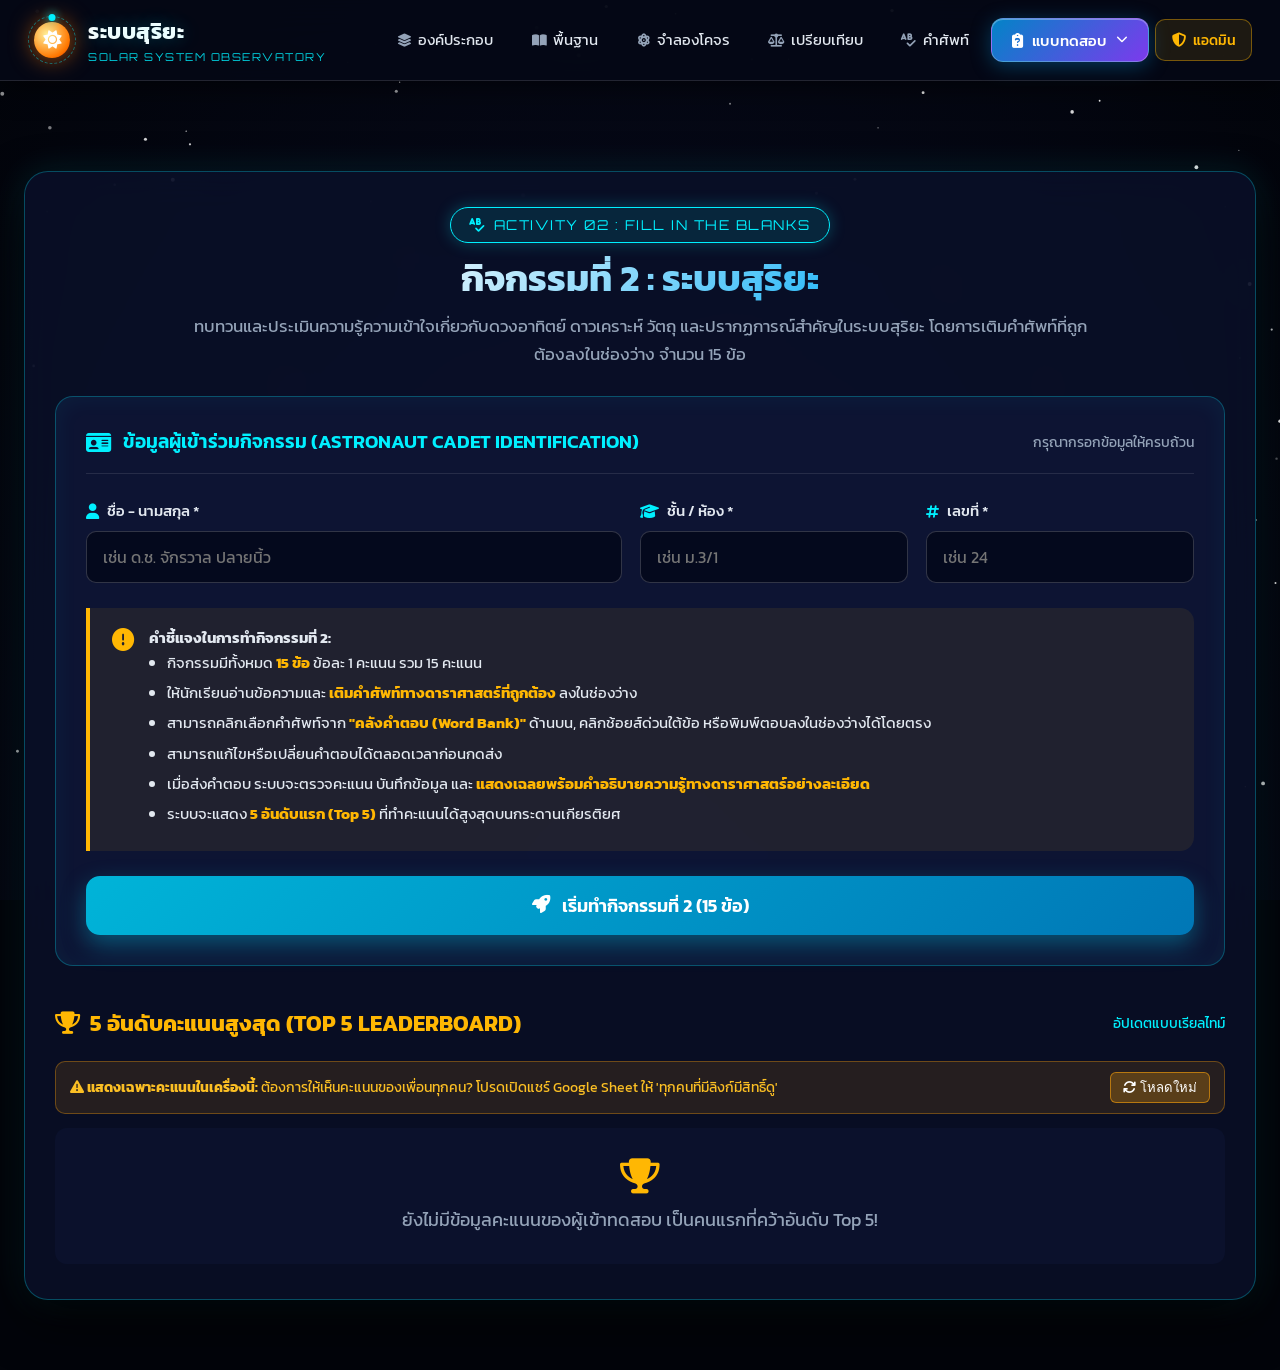
<file: 4.html>
﻿<!DOCTYPE html>
<html lang="th">
<head>
  <meta charset="UTF-8">
  <meta name="viewport" content="width=device-width, initial-scale=1.0, viewport-fit=cover">
  <title>กิจกรรมที่ 2: ระบบสุริยะ - ห้องเรียนระบบสุริยะ</title>
  <!-- Google Fonts: Kanit & Orbitron -->
  <link rel="preconnect" href="https://fonts.googleapis.com">
  <link rel="preconnect" href="https://fonts.gstatic.com" crossorigin>
  <link href="https://fonts.googleapis.com/css2?family=Kanit:ital,wght@0,300;0,400;0,500;0,600;0,700&family=Orbitron:wght@500;700;900&display=swap" rel="stylesheet">
  <!-- Font Awesome Icons -->
  <link rel="stylesheet" href="https://cdnjs.cloudflare.com/ajax/libs/font-awesome/6.5.1/css/all.min.css">
  <!-- Custom Stylesheet -->
  <link rel="stylesheet" href="style.css?v=20">
  <style>
    /* ============================================================
       สไตล์สำหรับกิจกรรมที่ 2 : ระบบสุริยะ (4.html - Activity 2)
       ธีมอวกาศล้ำสมัย (Futuristic Cosmic Sci-Fi Glassmorphism)
       ============================================================ */
    :root {
      --fill-cyan: #00f0ff;
      --fill-purple: #c084fc;
      --fill-gold: #ffb703;
      --fill-emerald: #10b981;
      --fill-rose: #f43f5e;
      --fill-blue: #38bdf8;
      --fill-card-bg: rgba(10, 16, 42, 0.82);
      --fill-border: rgba(0, 240, 255, 0.28);
    }

    body {
      min-height: 100vh;
      color: #e2e8f0;
      background: #02040a;
      overflow-x: hidden;
      touch-action: pan-y;
      font-family: var(--font-main);
    }

    #space-canvas {
      position: fixed;
      top: 0;
      left: 0;
      width: 100%;
      height: 100%;
      z-index: 1;
      pointer-events: none;
    }

    .game-page-container {
      width: 100%;
      max-width: 100%;
      margin: 90px auto 40px;
      padding: 0 24px;
      position: relative;
      z-index: 10;
      box-sizing: border-box;
    }

    .glass-panel {
      background: var(--fill-card-bg);
      backdrop-filter: blur(20px);
      -webkit-backdrop-filter: blur(20px);
      border: 1px solid var(--fill-border);
      border-radius: 24px;
      padding: 35px 30px;
      box-shadow: 0 20px 50px rgba(0, 0, 0, 0.75), 0 0 35px rgba(0, 240, 255, 0.12);
      margin-bottom: 30px;
      position: relative;
      transition: all 0.3s ease;
      min-height: calc(100vh - 150px);
      width: 100%;
      box-sizing: border-box;
    }

    /* Header ฮีโร่ของกิจกรรม */
    .game-hero-header {
      text-align: center;
      margin-bottom: 28px;
    }

    .game-badge-tag {
      display: inline-flex;
      align-items: center;
      gap: 8px;
      padding: 6px 18px;
      background: rgba(0, 240, 255, 0.1);
      border: 1px solid var(--fill-cyan);
      border-radius: 50px;
      color: var(--fill-cyan);
      font-size: 0.85rem;
      font-family: var(--font-hud);
      letter-spacing: 1.5px;
      text-transform: uppercase;
      margin-bottom: 12px;
      box-shadow: 0 0 16px rgba(0, 240, 255, 0.25);
    }

    .game-main-title {
      font-size: clamp(1.6rem, 3.8vw, 2.3rem);
      font-weight: 700;
      background: linear-gradient(135deg, #ffffff 25%, #38bdf8 65%, var(--fill-cyan) 100%);
      -webkit-background-clip: text;
      -webkit-text-fill-color: transparent;
      margin-bottom: 10px;
      line-height: 1.3;
    }

    .game-sub-desc {
      color: var(--text-muted);
      font-size: 1.05rem;
      max-width: 900px;
      margin: 0 auto;
      line-height: 1.65;
    }

    /* ฟอร์มลงทะเบียนข้อมูลนักเรียน */
    .user-register-card {
      background: rgba(14, 22, 54, 0.88);
      border: 1px solid rgba(0, 240, 255, 0.28);
      border-radius: 18px;
      padding: 30px;
      margin: 25px 0;
      box-shadow: inset 0 0 25px rgba(0, 240, 255, 0.06);
      width: 100%;
      box-sizing: border-box;
    }

    .id-badge-header {
      display: flex;
      align-items: center;
      justify-content: space-between;
      border-bottom: 1px solid rgba(255, 255, 255, 0.1);
      padding-bottom: 15px;
      margin-bottom: 25px;
      flex-wrap: wrap;
      gap: 10px;
    }

    .id-badge-title {
      display: flex;
      align-items: center;
      gap: 12px;
      font-size: 1.2rem;
      font-weight: 600;
      color: var(--fill-cyan);
    }

    .id-badge-title i {
      font-size: 1.4rem;
    }

    .form-grid {
      display: grid;
      grid-template-columns: 2fr 1fr 1fr;
      gap: 18px;
    }

    @media (max-width: 768px) {
      .form-grid {
        grid-template-columns: 1fr;
      }
    }

    .form-group {
      display: flex;
      flex-direction: column;
      gap: 8px;
    }

    .form-group label {
      font-size: 0.95rem;
      font-weight: 500;
      color: var(--text-bright);
      display: flex;
      align-items: center;
      gap: 8px;
    }

    .form-group label i {
      color: var(--fill-cyan);
    }

    .form-control {
      background: rgba(4, 8, 26, 0.85);
      border: 1px solid rgba(255, 255, 255, 0.18);
      border-radius: 10px;
      padding: 13px 16px;
      color: #fff;
      font-family: var(--font-main);
      font-size: 1rem;
      outline: none;
      transition: all 0.25s ease;
    }

    .form-control:focus {
      border-color: var(--fill-cyan);
      box-shadow: 0 0 16px rgba(0, 240, 255, 0.35);
      background: rgba(6, 12, 36, 0.95);
    }

    /* คำชี้แจงกฎกติกา */
    .rules-box {
      background: rgba(255, 183, 3, 0.08);
      border-left: 4px solid var(--fill-gold);
      padding: 18px 22px;
      border-radius: 0 14px 14px 0;
      margin: 25px 0;
      display: flex;
      gap: 15px;
      align-items: flex-start;
      font-size: 0.95rem;
      line-height: 1.6;
    }

    .rules-box i {
      color: var(--fill-gold);
      font-size: 1.4rem;
      margin-top: 3px;
      flex-shrink: 0;
    }

    .rules-box ul {
      margin: 0;
      padding-left: 18px;
      color: var(--text-bright);
    }

    .rules-box li {
      margin-bottom: 6px;
    }

    .rules-box li strong {
      color: var(--fill-gold);
    }

    /* ปุ่ม Action หลัก */
    .btn-cosmic-primary {
      display: inline-flex;
      align-items: center;
      justify-content: center;
      gap: 12px;
      width: 100%;
      padding: 16px 30px;
      background: linear-gradient(135deg, #00b4d8 0%, #0077b6 100%);
      color: #fff;
      border: none;
      border-radius: 14px;
      font-family: var(--font-main);
      font-size: 1.15rem;
      font-weight: 600;
      cursor: pointer;
      box-shadow: 0 10px 25px rgba(0, 180, 216, 0.4);
      transition: all 0.3s ease;
      text-decoration: none;
      user-select: none;
    }

    .btn-cosmic-primary:hover {
      background: linear-gradient(135deg, #00f0ff 0%, #0096c7 100%);
      transform: translateY(-2px);
      box-shadow: 0 15px 35px rgba(0, 240, 255, 0.5);
      color: #02040a;
    }

    /* แถบ HUD แสดงข้อมูลและสถานะขณะทำกิจกรรม (Sticky) */
    .activity-hud {
      display: flex;
      justify-content: space-between;
      align-items: center;
      background: rgba(5, 10, 30, 0.92);
      border: 1px solid var(--fill-border);
      border-radius: 16px;
      padding: 14px 22px;
      margin-bottom: 24px;
      position: sticky;
      top: 80px;
      z-index: 40;
      backdrop-filter: blur(16px);
      -webkit-backdrop-filter: blur(16px);
      box-shadow: 0 8px 30px rgba(0, 0, 0, 0.6);
      flex-wrap: wrap;
      gap: 12px;
    }

    .hud-cadet-meta {
      display: flex;
      align-items: center;
      gap: 10px;
      font-size: 0.95rem;
    }

    .hud-cadet-badge {
      background: rgba(0, 240, 255, 0.15);
      color: var(--fill-cyan);
      padding: 4px 12px;
      border-radius: 20px;
      font-weight: 600;
      font-family: var(--font-hud);
      font-size: 0.85rem;
      border: 1px solid rgba(0, 240, 255, 0.35);
    }

    .hud-stats-group {
      display: flex;
      align-items: center;
      gap: 18px;
    }

    .hud-counter-text {
      font-family: var(--font-hud);
      color: var(--fill-gold);
      font-size: 0.95rem;
      font-weight: 600;
      display: flex;
      align-items: center;
      gap: 8px;
    }

    .hud-progress-bar-wrap {
      width: 140px;
      height: 8px;
      background: rgba(255, 255, 255, 0.1);
      border-radius: 10px;
      overflow: hidden;
      border: 1px solid rgba(255, 255, 255, 0.15);
    }

    .hud-progress-bar-fill {
      height: 100%;
      width: 0%;
      background: linear-gradient(90deg, #00b4d8, var(--fill-cyan));
      border-radius: 10px;
      transition: width 0.3s ease;
      box-shadow: 0 0 10px var(--fill-cyan);
    }

    /* แผงคลังคำตอบ (Word Bank Panel) */
    .word-bank-card {
      background: rgba(8, 14, 40, 0.9);
      border: 1px solid rgba(0, 240, 255, 0.35);
      border-radius: 18px;
      padding: 22px 24px;
      margin-bottom: 28px;
      box-shadow: 0 10px 30px rgba(0, 0, 0, 0.5), inset 0 0 20px rgba(0, 240, 255, 0.05);
      position: relative;
    }

    .word-bank-header {
      display: flex;
      align-items: center;
      justify-content: space-between;
      margin-bottom: 14px;
      flex-wrap: wrap;
      gap: 10px;
      border-bottom: 1px solid rgba(255, 255, 255, 0.08);
      padding-bottom: 12px;
    }

    .word-bank-title {
      font-size: 1.15rem;
      font-weight: 700;
      color: var(--fill-cyan);
      display: flex;
      align-items: center;
      gap: 10px;
      font-family: var(--font-hud);
      letter-spacing: 0.5px;
    }

    .word-bank-hint {
      font-size: 0.88rem;
      color: var(--text-muted);
    }

    .word-bank-chips-grid {
      display: flex;
      flex-wrap: wrap;
      gap: 10px;
      align-items: center;
    }

    .word-bank-chip {
      background: rgba(14, 24, 60, 0.75);
      border: 1px solid rgba(0, 240, 255, 0.3);
      color: #e2e8f0;
      border-radius: 30px;
      padding: 8px 18px;
      font-size: 0.95rem;
      font-family: var(--font-main);
      font-weight: 500;
      cursor: pointer;
      display: inline-flex;
      align-items: center;
      gap: 8px;
      transition: all 0.2s cubic-bezier(0.2, 0, 0, 1);
      -webkit-touch-callout: none;
      touch-action: manipulation;
      -webkit-tap-highlight-color: rgba(0, 240, 255, 0.2);
    }

    @supports (-webkit-touch-callout: none) {
      .word-bank-chip, .choice-chip-btn {
        -webkit-user-select: auto !important;
      }
    }

    .word-bank-chip:hover {
      background: rgba(0, 240, 255, 0.18);
      border-color: var(--fill-cyan);
      color: #fff;
      transform: translateY(-2px);
      box-shadow: 0 4px 15px rgba(0, 240, 255, 0.25);
    }

    .word-bank-chip:active {
      transform: scale(0.96);
    }

    .word-bank-chip.used {
      background: rgba(255, 255, 255, 0.05);
      border-color: rgba(255, 255, 255, 0.15);
      color: #64748b;
      opacity: 0.75;
    }

    .word-bank-chip.used:hover {
      opacity: 1;
      color: #cbd5e1;
      border-color: rgba(0, 240, 255, 0.4);
    }

    .word-bank-chip.used .used-indicator {
      font-size: 0.75rem;
      background: rgba(255, 255, 255, 0.12);
      padding: 1px 6px;
      border-radius: 10px;
      color: #94a3b8;
    }

    /* การ์ดคำถามเติมคำแต่ละข้อ (Fill-in-the-Blank Cards) */
    .question-fill-card {
      background: rgba(12, 18, 48, 0.88);
      border: 1px solid rgba(255, 255, 255, 0.1);
      border-radius: 20px;
      padding: 24px;
      margin-bottom: 22px;
      position: relative;
      transition: all 0.25s ease;
      box-shadow: 0 5px 20px rgba(0, 0, 0, 0.35);
    }

    .question-fill-card:hover {
      border-color: rgba(0, 240, 255, 0.4);
      box-shadow: 0 8px 30px rgba(0, 0, 0, 0.5), 0 0 15px rgba(0, 240, 255, 0.08);
    }

    .question-fill-card.active-focus {
      border-color: var(--fill-cyan);
      box-shadow: 0 0 25px rgba(0, 240, 255, 0.25);
      background: rgba(16, 26, 68, 0.95);
    }

    .question-fill-card.answered {
      border-color: rgba(16, 185, 129, 0.45);
      box-shadow: 0 0 15px rgba(16, 185, 129, 0.1);
    }

    .q-card-header {
      display: flex;
      align-items: center;
      justify-content: space-between;
      margin-bottom: 16px;
      flex-wrap: wrap;
      gap: 8px;
    }

    .q-number-pill {
      background: rgba(0, 240, 255, 0.12);
      border: 1px solid var(--fill-cyan);
      color: var(--fill-cyan);
      font-family: var(--font-hud);
      font-size: 0.85rem;
      padding: 4px 14px;
      border-radius: 20px;
      font-weight: 600;
    }

    .q-category-tag {
      font-size: 0.85rem;
      color: var(--text-muted);
      display: flex;
      align-items: center;
      gap: 6px;
      background: rgba(255, 255, 255, 0.06);
      padding: 3px 12px;
      border-radius: 12px;
    }

    /* ประโยคโจทย์พร้อมช่องเติมคำ */
    .sentence-container {
      font-size: 1.15rem;
      line-height: 2;
      color: #ffffff;
      margin-bottom: 18px;
      padding: 8px 4px;
    }

    .inline-blank-slot {
      display: inline-flex;
      align-items: center;
      position: relative;
      margin: 0 6px;
      vertical-align: middle;
    }

    .blank-input {
      background: rgba(4, 9, 30, 0.95);
      border: 2px dashed rgba(0, 240, 255, 0.55);
      border-radius: 12px;
      padding: 8px 40px 8px 16px;
      color: var(--fill-cyan);
      font-family: var(--font-main);
      font-size: 1.1rem;
      font-weight: 600;
      min-width: 220px;
      max-width: 320px;
      outline: none;
      transition: all 0.25s ease;
      text-align: center;
      box-shadow: inset 0 0 10px rgba(0, 240, 255, 0.1);
    }

    .blank-input:focus {
      border-style: solid;
      border-color: var(--fill-cyan);
      background: rgba(6, 14, 45, 1);
      box-shadow: 0 0 20px rgba(0, 240, 255, 0.4), inset 0 0 15px rgba(0, 240, 255, 0.2);
    }

    .blank-input.filled {
      border-style: solid;
      border-color: #34d399;
      color: #34d399;
      background: rgba(6, 28, 25, 0.85);
      box-shadow: 0 0 15px rgba(52, 211, 153, 0.2);
    }

    .blank-input::placeholder {
      color: rgba(148, 163, 184, 0.6);
      font-size: 0.95rem;
      font-weight: 400;
      font-style: italic;
    }

    .btn-clear-slot {
      position: absolute;
      right: 10px;
      top: 50%;
      transform: translateY(-50%);
      background: none;
      border: none;
      color: rgba(255, 255, 255, 0.4);
      font-size: 0.95rem;
      cursor: pointer;
      padding: 4px 6px;
      display: none;
      transition: color 0.2s;
    }

    .btn-clear-slot:hover {
      color: #ef4444;
    }

    .blank-input.filled + .btn-clear-slot {
      display: block;
    }

    /* ช้อยส์คำตอบด่วนใต้โจทย์แต่ละข้อ (Quick Choice Chips) */
    .quick-chips-box {
      background: rgba(6, 12, 32, 0.6);
      border-radius: 12px;
      padding: 12px 16px;
      border: 1px solid rgba(255, 255, 255, 0.06);
    }

    .quick-chips-label {
      font-size: 0.85rem;
      color: var(--text-muted);
      margin-bottom: 8px;
      display: flex;
      align-items: center;
      gap: 6px;
    }

    .quick-chips-list {
      display: flex;
      flex-wrap: wrap;
      gap: 8px;
    }

    .choice-chip-btn {
      background: rgba(14, 22, 54, 0.8);
      border: 1px solid rgba(255, 255, 255, 0.15);
      color: #cbd5e1;
      border-radius: 8px;
      padding: 7px 14px;
      font-size: 0.92rem;
      font-family: var(--font-main);
      cursor: pointer;
      transition: all 0.2s ease;
      touch-action: manipulation;
      -webkit-touch-callout: none;
      -webkit-tap-highlight-color: rgba(0, 240, 255, 0.2);
      display: inline-flex;
      align-items: center;
      gap: 6px;
    }

    .choice-chip-btn * {
      pointer-events: none;
    }

    .choice-chip-btn:hover {
      border-color: var(--fill-cyan);
      color: #fff;
      background: rgba(0, 240, 255, 0.12);
      transform: translateY(-1px);
    }

    .choice-chip-btn.selected {
      background: rgba(16, 185, 129, 0.2);
      border-color: #34d399;
      color: #34d399;
      font-weight: 600;
      box-shadow: 0 0 12px rgba(52, 211, 153, 0.3);
    }

    /* ผลลัพธ์คะแนน (Step Result) */
    .score-banner-card {
      text-align: center;
      padding: 40px 20px;
      background: radial-gradient(circle at center, rgba(0, 240, 255, 0.15) 0%, rgba(10, 16, 40, 0.85) 70%);
      border: 1px solid var(--fill-cyan);
      border-radius: 20px;
      margin-bottom: 30px;
      box-shadow: 0 0 40px rgba(0, 240, 255, 0.2);
    }

    .score-circle {
      display: inline-flex;
      align-items: center;
      justify-content: center;
      flex-direction: column;
      width: 155px;
      height: 155px;
      border-radius: 50%;
      border: 4px solid var(--fill-cyan);
      background: rgba(2, 4, 10, 0.65);
      box-shadow: 0 0 35px rgba(0, 240, 255, 0.5), inset 0 0 25px rgba(0, 240, 255, 0.3);
      margin-bottom: 20px;
    }

    .score-number {
      font-size: 3.4rem;
      font-weight: 900;
      font-family: var(--font-hud);
      color: #fff;
      line-height: 1;
      text-shadow: 0 0 15px var(--fill-cyan);
    }

    .score-total {
      font-size: 0.95rem;
      color: var(--fill-cyan);
      font-family: var(--font-hud);
      margin-top: 2px;
    }

    .student-result-details {
      display: flex;
      flex-wrap: wrap;
      justify-content: center;
      gap: 15px 30px;
      background: rgba(6, 12, 32, 0.7);
      border-radius: 12px;
      padding: 14px 22px;
      margin: 20px auto 0;
      max-width: 680px;
      font-size: 0.95rem;
    }

    .student-result-pill {
      display: flex;
      align-items: center;
      gap: 6px;
      color: var(--text-bright);
    }

    .student-result-pill strong {
      color: var(--fill-cyan);
    }

    /* การ์ดเฉลยรายข้อ */
    .feedback-card {
      background: rgba(14, 20, 48, 0.75);
      border-radius: 16px;
      padding: 22px;
      margin-bottom: 18px;
      border-left: 5px solid;
    }

    .feedback-card.correct {
      border-left-color: #34d399;
      border-top: 1px solid rgba(52, 211, 153, 0.2);
      border-right: 1px solid rgba(52, 211, 153, 0.2);
      border-bottom: 1px solid rgba(52, 211, 153, 0.2);
      background: rgba(16, 185, 129, 0.08);
      box-shadow: 0 5px 20px rgba(16, 185, 129, 0.1);
    }

    .feedback-card.incorrect {
      border-left-color: #f87171;
      border-top: 1px solid rgba(248, 113, 113, 0.2);
      border-right: 1px solid rgba(248, 113, 113, 0.2);
      border-bottom: 1px solid rgba(248, 113, 113, 0.2);
      background: rgba(239, 68, 68, 0.06);
    }

    .feedback-header-correct {
      display: flex;
      align-items: center;
      gap: 10px;
      color: #34d399;
      font-weight: 600;
      font-size: 1.05rem;
      margin-bottom: 10px;
    }

    .feedback-header-incorrect {
      display: flex;
      align-items: center;
      gap: 10px;
      color: #f87171;
      font-weight: 600;
      font-size: 1.05rem;
      margin-bottom: 10px;
    }

    .feedback-explanation {
      margin-top: 12px;
      padding: 12px 16px;
      background: rgba(0, 0, 0, 0.35);
      border-radius: 10px;
      font-size: 0.92rem;
      color: var(--text-bright);
      line-height: 1.65;
    }

    /* ตาราง Top 5 Leaderboard */
    .leaderboard-section {
      margin-top: 40px;
    }

    .leaderboard-title {
      display: flex;
      align-items: center;
      justify-content: space-between;
      margin-bottom: 20px;
    }

    .leaderboard-title h3 {
      font-size: 1.4rem;
      font-weight: 700;
      color: var(--fill-gold);
      display: flex;
      align-items: center;
      gap: 10px;
    }

    .top5-table {
      width: 100%;
      border-collapse: separate;
      border-spacing: 0 8px;
    }

    .top5-table th {
      padding: 12px 18px;
      text-align: left;
      font-family: var(--font-hud);
      font-size: 1.05rem;
      color: var(--text-muted);
      letter-spacing: 1px;
      text-transform: uppercase;
      border-bottom: 1px solid rgba(255, 255, 255, 0.1);
    }

    .top5-row {
      background: rgba(14, 22, 54, 0.7);
      border: 1px solid rgba(255, 255, 255, 0.08);
      border-radius: 12px;
      transition: all 0.2s ease;
    }

    .top5-row:hover {
      background: rgba(20, 32, 75, 0.9);
      transform: translateY(-2px);
      box-shadow: 0 5px 15px rgba(0, 0, 0, 0.3);
    }

    .top5-row td {
      padding: 16px 18px;
      color: var(--text-bright);
      font-size: 1.15rem;
    }

    .top5-row td:first-child {
      border-top-left-radius: 12px;
      border-bottom-left-radius: 12px;
    }

    .top5-row td:last-child {
      border-top-right-radius: 12px;
      border-bottom-right-radius: 12px;
    }

    .rank-badge {
      display: inline-flex;
      align-items: center;
      justify-content: center;
      width: 38px;
      height: 38px;
      border-radius: 50%;
      font-family: var(--font-hud);
      font-weight: 700;
      font-size: 1.15rem;
    }

    .rank-1 { background: linear-gradient(135deg, #ffd700, #b8860b); color: #000; box-shadow: 0 0 12px rgba(255, 215, 0, 0.6); }
    .rank-2 { background: linear-gradient(135deg, #e0e0e0, #9e9e9e); color: #000; box-shadow: 0 0 10px rgba(224, 224, 224, 0.5); }
    .rank-3 { background: linear-gradient(135deg, #cd7f32, #8b4513); color: #fff; box-shadow: 0 0 10px rgba(205, 127, 50, 0.5); }
    .rank-other { background: rgba(255, 255, 255, 0.1); color: var(--text-muted); }

    .score-badge-pill {
      font-family: var(--font-hud);
      font-weight: 700;
      font-size: 1.1rem;
      color: var(--fill-cyan);
      background: rgba(0, 240, 255, 0.1);
      padding: 6px 16px;
      border-radius: 20px;
      border: 1px solid rgba(0, 240, 255, 0.3);
      display: inline-block;
      white-space: nowrap;
    }


    /* การปรับแต่ง Responsive สำหรับมือถือและแท็บเล็ต */
    @media (max-width: 768px) {
      .game-page-container {
        padding: 0 max(12px, env(safe-area-inset-left, 0px)) calc(30px + env(safe-area-inset-bottom, 0px)) max(12px, env(safe-area-inset-right, 0px));
        margin-top: calc(75px + env(safe-area-inset-top, 0px));
        width: 100%;
        max-width: 100%;
        box-sizing: border-box;
      }
      .glass-panel {
        padding: 20px 14px;
        border-radius: 18px;
        margin-bottom: 20px;
        min-height: auto;
      }
      .activity-hud {
        padding: 12px 14px;
        top: calc(env(safe-area-inset-top, 0px) + 54px);
      }
      .hud-stats-group {
        width: 100%;
        justify-content: space-between;
      }
      .word-bank-card {
        padding: 16px 14px;
      }
      .word-bank-chip {
        padding: 6px 12px;
        font-size: 0.88rem;
      }
      .question-fill-card {
        padding: 18px 14px;
      }
      .sentence-container {
        font-size: 1.05rem;
        line-height: 1.85;
      }
      .inline-blank-slot {
        display: block;
        margin: 10px 0;
      }
      .blank-input {
        width: 100%;
        max-width: 100%;
        min-width: auto;
      }
      .choice-chip-btn {
        padding: 6px 10px;
        font-size: 0.85rem;
      }
      .form-control {
        font-size: 16px !important;
        min-height: 44px;
      }
      .btn-cosmic-primary {
        min-height: 48px;
      }
    }
  </style>
</head>
<body>
  <!-- พื้นหลังอวกาศ 3 มิติ -->
  <canvas id="space-canvas"></canvas>

  <!-- แสงบรรยากาศอวกาศ -->
  <div class="cosmic-aura aura-1"></div>
  <div class="cosmic-aura aura-2"></div>
  <div class="cosmic-aura aura-3"></div>

  <!-- แถบนำทาง (Navbar) -->
  <header class="header">
    <nav class="navbar" id="navbar">
      <a href="index.html" class="brand">
        <div class="brand-orbit-ring">
          <div class="brand-planet-dot"></div>
          <div class="brand-icon">
            <i class="fa-solid fa-sun"></i>
          </div>
        </div>
        <div class="brand-text">
          <span class="brand-main">ระบบสุริยะ</span>
          <span class="brand-sub">SOLAR SYSTEM OBSERVATORY</span>
        </div>
      </a>

      <!-- ปุ่มเปิดปิดเมนูสำหรับมือถือ -->
      <button class="mobile-toggle" id="mobileToggle" aria-label="เมนู">
        <i class="fa-solid fa-bars"></i>
      </button>

      <!-- เมนูนำทาง -->
      <div class="nav-menu" id="navMenu">
        <ul class="nav-list">
          <li class="nav-item">
            <a href="index.html" class="nav-link">
              <i class="fa-solid fa-layer-group"></i> องค์ประกอบ
            </a>
          </li>
          <li class="nav-item">
            <a href="a.html" class="nav-link">
              <i class="fa-solid fa-book-open"></i> พื้นฐาน
            </a>
          </li>
          <li class="nav-item">
            <a href="b.html" class="nav-link">
              <i class="fa-solid fa-atom"></i> จำลองโคจร
            </a>
          </li>
          <li class="nav-item">
            <a href="c.html" class="nav-link">
              <i class="fa-solid fa-scale-balanced"></i> เปรียบเทียบ
            </a>
          </li>
          <li class="nav-item">
            <a href="d.html" class="nav-link">
              <i class="fa-solid fa-spell-check"></i> คำศัพท์
            </a>
          </li>
          <!-- ขวาสุด: เมนูดรอปดาวน์ แบบทดสอบ -->
          <li class="nav-item dropdown" id="quizDropdown">
            <button class="dropdown-trigger" id="dropdownTrigger" aria-expanded="false">
              <i class="fa-solid fa-clipboard-question"></i> แบบทดสอบ
              <i class="fa-solid fa-chevron-down arrow-icon"></i>
            </button>
            <ul class="dropdown-menu" id="dropdownMenu">
              <li>
                <a href="1.html" class="dropdown-item" data-quiz="pre">
                  <span class="drop-badge">01</span>
                  <span class="drop-text">ก่อนเรียน</span>
                  <i class="fa-solid fa-arrow-right drop-arrow"></i>
                </a>
              </li>
              <li>
                <a href="2.html" class="dropdown-item" data-quiz="post">
                  <span class="drop-badge">02</span>
                  <span class="drop-text">หลังเรียน</span>
                  <i class="fa-solid fa-arrow-right drop-arrow"></i>
                </a>
              </li>
              <li>
                <a href="3.html" class="dropdown-item" data-quiz="act1">
                  <span class="drop-badge">03</span>
                  <span class="drop-text">กิจกรรม 1</span>
                  <i class="fa-solid fa-arrow-right drop-arrow"></i>
                </a>
              </li>
              <li>
                <a href="4.html" class="dropdown-item active" data-quiz="act2">
                  <span class="drop-badge">04</span>
                  <span class="drop-text">กิจกรรม 2</span>
                  <i class="fa-solid fa-arrow-right drop-arrow"></i>
                </a>
              </li>
              <li class="dropdown-divider" style="margin: 6px 0; border-top: 1px solid rgba(255, 255, 255, 0.12);"></li>
              <li>
                <a href="javascript:void(0)" class="dropdown-item admin-dropdown-item" onclick="openAdminModal();">
                  <span class="drop-badge" style="background: rgba(0, 240, 255, 0.2);"><i class="fa-solid fa-shield-halved"></i></span>
                  <span class="drop-text" style="font-weight: 600; color: var(--neon-cyan);">ศูนย์แอดมิน (คะแนน 1-4)</span>
                  <i class="fa-solid fa-lock drop-arrow"></i>
                </a>
              </li>
            </ul>
          </li>
          <!-- ปุ่มศูนย์แอดมิน -->
          <li class="nav-item admin-nav-item">
            <button class="admin-nav-btn" id="openAdminNavBtn" onclick="openAdminModal();" title="ศูนย์ควบคุมแอดมิน / ดูคะแนน 1, 2, 3, 4 (Alt+A)">
              <i class="fa-solid fa-shield-halved"></i>
              <span>แอดมิน</span>
            </button>
          </li>
        </ul>
      </div>
    </nav>
  </header>

  <!-- เนื้อหาหลักของกิจกรรมที่ 2 : ระบบสุริยะ -->
  <main class="game-page-container">

    <!-- ส่วนที่ 1: ขั้นตอนลงทะเบียนข้อมูลนักเรียน -->
    <section id="stepRegister" class="glass-panel">
      <div class="game-hero-header">
        <div class="game-badge-tag">
          <i class="fa-solid fa-spell-check"></i> ACTIVITY 02 : FILL IN THE BLANKS
        </div>
        <h1 class="game-main-title">กิจกรรมที่ 2 : ระบบสุริยะ</h1>
        <p class="game-sub-desc">
          ทบทวนและประเมินความรู้ความเข้าใจเกี่ยวกับดวงอาทิตย์ ดาวเคราะห์ วัตถุ และปรากฏการณ์สำคัญในระบบสุริยะ โดยการเติมคำศัพท์ที่ถูกต้องลงในช่องว่าง จำนวน 15 ข้อ
        </p>
      </div>

      <!-- การ์ดลงทะเบียนข้อมูลนักเรียน -->
      <div class="user-register-card">
        <div class="id-badge-header">
          <div class="id-badge-title">
            <i class="fa-solid fa-id-card"></i>
            <span>ข้อมูลผู้เข้าร่วมกิจกรรม (ASTRONAUT CADET IDENTIFICATION)</span>
          </div>
          <span style="font-size: 0.85rem; color: var(--text-muted);">กรุณากรอกข้อมูลให้ครบถ้วน</span>
        </div>

        <form id="studentRegisterForm">
          <div class="form-grid">
            <div class="form-group">
              <label for="studentName"><i class="fa-solid fa-user"></i> ชื่อ - นามสกุล *</label>
              <input type="text" id="studentName" class="form-control" placeholder="เช่น ด.ช. จักรวาล ปลายนิ้ว" required autocomplete="name">
            </div>
            <div class="form-group">
              <label for="studentGrade"><i class="fa-solid fa-graduation-cap"></i> ชั้น / ห้อง *</label>
              <input type="text" id="studentGrade" class="form-control" placeholder="เช่น ม.3/1" required>
            </div>
            <div class="form-group">
              <label for="studentNo"><i class="fa-solid fa-hashtag"></i> เลขที่ *</label>
              <input type="number" id="studentNo" class="form-control" placeholder="เช่น 24" min="1" max="99" required>
            </div>
          </div>

          <div class="rules-box">
            <i class="fa-solid fa-circle-exclamation"></i>
            <div>
              <strong>คำชี้แจงในการทำกิจกรรมที่ 2:</strong>
              <ul>
                <li>กิจกรรมมีทั้งหมด <strong>15 ข้อ</strong> ข้อละ 1 คะแนน รวม 15 คะแนน</li>
                <li>ให้นักเรียนอ่านข้อความและ <strong>เติมคำศัพท์ทางดาราศาสตร์ที่ถูกต้อง</strong> ลงในช่องว่าง</li>
                <li>สามารถคลิกเลือกคำศัพท์จาก <strong>"คลังคำตอบ (Word Bank)"</strong> ด้านบน, คลิกช้อยส์ด่วนใต้ข้อ หรือพิมพ์ตอบลงในช่องว่างได้โดยตรง</li>
                <li>สามารถแก้ไขหรือเปลี่ยนคำตอบได้ตลอดเวลาก่อนกดส่ง</li>
                <li>เมื่อส่งคำตอบ ระบบจะตรวจคะแนน บันทึกข้อมูล และ <strong>แสดงเฉลยพร้อมคำอธิบายความรู้ทางดาราศาสตร์อย่างละเอียด</strong></li>
                <li>ระบบจะแสดง <strong>5 อันดับแรก (Top 5)</strong> ที่ทำคะแนนได้สูงสุดบนกระดานเกียรติยศ</li>
              </ul>
            </div>
          </div>

          <button type="submit" class="btn-cosmic-primary" id="startActivityBtn">
            <i class="fa-solid fa-rocket"></i> เริ่มทำกิจกรรมที่ 2 (15 ข้อ)
          </button>
        </form>
      </div>

      <!-- ตาราง 5 อันดับแรกปัจจุบันบนหน้าแรก -->
      <div class="leaderboard-section">
        <div class="leaderboard-title">
          <h3><i class="fa-solid fa-trophy"></i> 5 อันดับคะแนนสูงสุด (TOP 5 LEADERBOARD)</h3>
          <span style="font-size: 0.85rem; color: var(--fill-cyan);">อัปเดตแบบเรียลไทม์</span>
        </div>
        <div id="top5TableContainerFront">
          <!-- ตาราง Top 5 โหลดด้วย JS -->
        </div>
      </div>
    </section>

    <!-- ส่วนที่ 2: หน้าต่างทำกิจกรรมที่ 2 (15 ข้อ) -->
    <section id="stepGame" class="glass-panel" style="display: none;">
      <!-- แถบ HUD แสดงข้อมูลผู้เรียน & ความคืบหน้า -->
      <div class="activity-hud">
        <div class="hud-cadet-meta">
          <i class="fa-solid fa-user-astronaut" style="color: var(--fill-cyan); font-size: 1.2rem;"></i>
          <span id="hudStudentDisplay">ผู้ทำกิจกรรม: -</span>
          <span class="hud-cadet-badge" id="hudClassDisplay">ม.-/-</span>
        </div>
        <div class="hud-stats-group">
          <div class="hud-progress-bar-wrap" title="ความคืบหน้าการเติมคำ">
            <div class="hud-progress-bar-fill" id="hudProgressBar"></div>
          </div>
          <div class="hud-counter-text" id="hudProgressText">
            เติมคำแล้ว: 0 / 15 ข้อ
          </div>
        </div>
      </div>

      <!-- แผงคลังคำตอบ (Word Bank Panel) -->
      <div class="word-bank-card">
        <div class="word-bank-header">
          <div class="word-bank-title">
            <i class="fa-solid fa-box-archive"></i> คลังคำตอบ (WORD BANK)
          </div>
          <div class="word-bank-hint">
            <i class="fa-solid fa-arrow-pointer"></i> คลิกคำศัพท์เพื่อเติมลงในข้อที่เลือก หรือกดเลือกช้อยส์ในแต่ละข้อโดยตรง
          </div>
        </div>
        <div class="word-bank-chips-grid" id="wordBankChipsContainer">
          <!-- คำศัพท์ 15 คำจะถูก Render ที่นี่ -->
        </div>
      </div>

      <!-- ฟอร์มข้อสอบเติมคำ 15 ข้อ -->
      <form id="fillBlanksForm">
        <div id="questionsListWrapper">
          <!-- คำถาม 15 ข้อจะถูก Render ด้วย JavaScript -->
        </div>

        <div style="margin-top: 35px; text-align: center;">
          <button type="submit" class="btn-cosmic-primary" id="submitAnswersBtn">
            <i class="fa-solid fa-paper-plane"></i> ส่งคำตอบและตรวจคะแนน
          </button>
        </div>
      </form>
    </section>

    <!-- ส่วนที่ 3: สรุปผลคะแนน & เฉลยอย่างละเอียด (Results Screen) -->
    <section id="stepResult" class="glass-panel" style="display: none;">
      <div class="game-hero-header">
        <div class="game-badge-tag" style="border-color: var(--fill-emerald); color: var(--fill-emerald); background: rgba(16, 185, 129, 0.1);">
          <i class="fa-solid fa-flag-checkered"></i> MISSION COMPLETED
        </div>
        <h1 class="game-main-title">ผลการทำกิจกรรมที่ 2 : ระบบสุริยะ</h1>
        <p class="game-sub-desc">
          คะแนนประเมินและเฉลยความรู้ทางดาราศาสตร์อย่างละเอียด เพื่อการเรียนรู้และพัฒนาตนเอง
        </p>
      </div>

      <!-- การ์ดแสดงคะแนน -->
      <div class="score-banner-card">
        <div class="score-circle">
          <span class="score-number" id="resultScoreNum">0</span>
          <span class="score-total">จาก 15 คะแนน</span>
        </div>

        <h2 id="resultEvaluation" style="font-size: 1.5rem; margin-bottom: 10px; color: #fff;">-</h2>
        <p id="resultFeedbackMsg" style="color: var(--text-muted); max-width: 600px; margin: 0 auto 15px;">-</p>

        <div class="student-result-details">
          <span class="student-result-pill"><i class="fa-solid fa-user"></i> <strong id="resName">-</strong></span>
          <span class="student-result-pill"><i class="fa-solid fa-graduation-cap"></i> ชั้น: <strong id="resGrade">-</strong></span>
          <span class="student-result-pill"><i class="fa-solid fa-hashtag"></i> เลขที่: <strong id="resNo">-</strong></span>
          <span class="student-result-pill"><i class="fa-solid fa-clock"></i> บันทึกเมื่อ: <strong id="resTime">-</strong></span>
        </div>

        <!-- แถบแสดงสถานะเชื่อมต่อ Google Sheet -->
        <div style="margin-top: 20px; text-align: center;">
          <div id="sheetSyncStatus" style="display: inline-flex; align-items: center; gap: 8px; padding: 8px 22px; border-radius: 30px; background: rgba(5, 9, 28, 0.85); border: 1px solid rgba(0, 240, 255, 0.35); font-size: 0.92rem; color: var(--text-bright, #e2e8f0); box-shadow: 0 4px 15px rgba(0,0,0,0.3); transition: all 0.3s ease;">
            <i class="fa-solid fa-cloud-arrow-up" style="color: var(--fill-cyan);"></i>
            <span>พร้อมบันทึกคะแนนเข้าสู่ระบบ Google Sheet</span>
          </div>
        </div>
      </div>

      <!-- ส่วนเฉลยคำตอบพร้อมคำอธิบายรายข้อ -->
      <div style="margin: 35px 0;">
        <h3 style="font-size: 1.3rem; margin-bottom: 20px; display: flex; align-items: center; gap: 10px; color: var(--fill-cyan);">
          <i class="fa-solid fa-square-check"></i> ตรวจสอบผลการตอบและเฉลยความรู้ทางวิทยาศาสตร์ (15 ข้อ)
        </h3>
        <div id="resultsBreakdownContainer">
          <!-- รายการข้อสอบพร้อมเฉลยจะถูก Render ที่นี่ -->
        </div>
      </div>

      <!-- ตาราง 5 อันดับแรกหลังทำกิจกรรมเสร็จ -->
      <div class="leaderboard-section">
        <div class="leaderboard-title">
          <h3><i class="fa-solid fa-trophy"></i> 5 อันดับคะแนนสูงสุด (TOP 5 LEADERBOARD)</h3>
          <span style="font-size: 0.85rem; color: var(--fill-gold);">จัดอันดับคะแนนสูงสุด</span>
        </div>
        <div id="top5TableContainerResult">
          <!-- ตาราง Top 5 โหลดด้วย JS -->
        </div>
      </div>

      <!-- แผงปุ่มเชื่อมต่อไปยังทุกหน้าในระบบ -->
      <div style="margin-top: 40px; padding: 25px; background: rgba(5, 9, 28, 0.7); border: 1px solid var(--glass-border-cyan); border-radius: 16px;">
        <h4 style="text-align: center; font-size: 1.15rem; color: var(--fill-cyan); margin-bottom: 20px;">
          <i class="fa-solid fa-map-location-dot"></i> สำรวจเนื้อหาห้องเรียนระบบสุริยะต่อไป
        </h4>
        <div style="display: flex; gap: 12px; justify-content: center; flex-wrap: wrap;">
          <a href="index.html" class="btn-cosmic-primary" style="width: auto; padding: 12px 22px; font-size: 0.95rem; background: rgba(255, 255, 255, 0.08); border: 1px solid rgba(255, 255, 255, 0.2);">
            <i class="fa-solid fa-layer-group"></i> 1. องค์ประกอบ (หน้าหลัก)
          </a>
          <a href="a.html" class="btn-cosmic-primary" style="width: auto; padding: 12px 22px; font-size: 0.95rem;">
            <i class="fa-solid fa-book-open"></i> 2. บทเรียนพื้นฐาน
          </a>
          <a href="b.html" class="btn-cosmic-primary" style="width: auto; padding: 12px 22px; font-size: 0.95rem; background: rgba(168, 85, 247, 0.2); border: 1px solid var(--neon-purple); color: #fff;">
            <i class="fa-solid fa-atom"></i> 3. จำลองโคจร 3D
          </a>
          <a href="c.html" class="btn-cosmic-primary" style="width: auto; padding: 12px 22px; font-size: 0.95rem; background: rgba(255, 183, 3, 0.15); border: 1px solid var(--fill-gold); color: #fff;">
            <i class="fa-solid fa-scale-balanced"></i> 4. เปรียบเทียบดาว
          </a>
          <a href="d.html" class="btn-cosmic-primary" style="width: auto; padding: 12px 22px; font-size: 0.95rem; background: rgba(16, 185, 129, 0.15); border: 1px solid var(--fill-emerald); color: #fff;">
            <i class="fa-solid fa-spell-check"></i> 5. คำศัพท์ดาราศาสตร์
          </a>
          <a href="1.html" class="btn-cosmic-primary" style="width: auto; padding: 12px 22px; font-size: 0.95rem; background: rgba(0, 240, 255, 0.15); border: 1px solid var(--fill-cyan); color: #fff;">
            <i class="fa-solid fa-clipboard-question"></i> แบบทดสอบก่อนเรียน
          </a>
          <a href="2.html" class="btn-cosmic-primary" style="width: auto; padding: 12px 22px; font-size: 0.95rem; background: rgba(0, 180, 216, 0.25); border: 1px solid #00b4d8; color: #fff;">
            <i class="fa-solid fa-clipboard-check"></i> แบบทดสอบหลังเรียน
          </a>
          <a href="3.html" class="btn-cosmic-primary" style="width: auto; padding: 12px 22px; font-size: 0.95rem; background: rgba(255, 183, 3, 0.2); border: 1px solid var(--fill-gold); color: #fff;">
            <i class="fa-solid fa-rocket"></i> กิจกรรม 1 (เรียงดาว)
          </a>
          <button type="button" id="retakeActivityBtn" class="btn-cosmic-primary" style="width: auto; padding: 12px 22px; font-size: 0.95rem; background: rgba(239, 68, 68, 0.15); border: 1px solid #ef4444; color: #fca5a5;">
            <i class="fa-solid fa-rotate-right"></i> ทำกิจกรรมอีกครั้ง
          </button>
        </div>
      </div>
    </section>

  </main>

  <!-- JavaScript หลักของกิจกรรมที่ 2 (4.html) -->
  <script>
    /* ============================================================
       1. ชุดข้อมูลกิจกรรมที่ 2 (Activity 2 Bank)
       ============================================================ */
    const FILL_BLANKS_DATA = [
      {
        id: 1,
        category: "ดาวฤกษ์ศูนย์กลาง",
        sentenceBefore: "",
        sentenceAfter: "เป็นดาวฤกษ์ศูนย์กลางของระบบสุริยะ มีมวลคิดเป็น 99.86% ของทั้งระบบ และผลิตพลังงานมหาศาลจากปฏิกิริยานิวเคลียร์ฟิวชัน",
        targetWord: "ดวงอาทิตย์",
        aliases: ["ดวงอาทิตย์", "พระอาทิตย์", "the sun", "sun"],
        choices: ["ดวงอาทิตย์", "ดาวพฤหัสบดี", "ดาวเนปจูน", "ดาวหาง"],
        explanation: "ดวงอาทิตย์ (The Sun) เป็นดาวฤกษ์สีเหลืองชนิด G2V เป็นศูนย์กลางมวลและพลังงานของระบบสุริยะ ปลดปล่อยพลังงานความร้อนและแสงสว่างจากปฏิกิริยานิวเคลียร์ฟิวชันที่แกนกลาง"
      },
      {
        id: 2,
        category: "ดาวเคราะห์ชั้นใน",
        sentenceBefore: "",
        sentenceAfter: "เป็นดาวเคราะห์ที่อยู่ใกล้ดวงอาทิตย์ที่สุด ไม่มีชั้นบรรยากาศห่อหุ้ม ทำให้อุณหภูมิกลางวันและกลางคืนต่างกันสุดขั้วจนได้รับฉายาว่า \"เตาไฟแช่แข็ง\"",
        targetWord: "ดาวพุธ",
        aliases: ["ดาวพุธ", "พุธ", "mercury"],
        choices: ["ดาวพุธ", "ดาวศุกร์", "ดาวอังคาร", "โลก"],
        explanation: "ดาวพุธ (Mercury) ไม่มีชั้นบรรยากาศกักเก็บความร้อน ด้านกลางวันร้อนจัดถึง 430°C ส่วนด้านกลางคืนลดต่ำถึง -180°C จึงได้ฉายาว่า เตาไฟแช่แข็ง"
      },
      {
        id: 3,
        category: "ดาวเคราะห์ชั้นใน",
        sentenceBefore: "",
        sentenceAfter: "มีขนาดและมวลใกล้เคียงกับโลกจนได้ชื่อว่าเป็น \"ฝาแฝดของโลก\" และมีอุณหภูมิพื้นผิวสูงที่สุดในระบบสุริยะเนื่องจากปรากฏการณ์เรือนกระจกขั้นรุนแรง",
        targetWord: "ดาวศุกร์",
        aliases: ["ดาวศุกร์", "ศุกร์", "venus"],
        choices: ["ดาวศุกร์", "ดาวพุธ", "ดาวเสาร์", "ดาวยูเรนัส"],
        explanation: "ดาวศุกร์ (Venus) มีบรรยากาศแก๊สคาร์บอนไดออกไซด์หนาแน่นกว่า 96.5% กักเก็บความร้อนจนอุณหภูมิพื้นผิวเฉลี่ยสูงถึง 465°C ร้อนที่สุดในระบบสุริยะ และสว่างสุกใสที่สุดบนท้องฟ้า"
      },
      {
        id: 4,
        category: "ดาวเคราะห์ที่มีสิ่งมีชีวิต",
        sentenceBefore: "",
        sentenceAfter: "เป็นดาวเคราะห์เพียงดวงเดียวในระบบสุริยะที่พบสิ่งมีชีวิต มีน้ำในสถานะของเหลวปกคลุมพื้นผิวกว่า 71% และมีสนามแม่เหล็กช่วยป้องกันรังสีอันตรายจากอวกาศ",
        targetWord: "โลก",
        aliases: ["โลก", "ดาวโลก", "earth"],
        choices: ["โลก", "ดาวอังคาร", "ดาวศุกร์", "ดาวพฤหัสบดี"],
        explanation: "โลก (Earth) ตั้งอยู่ในเขตเอื้อต่อการอยู่อาศัย (Goldilocks Zone) มีบรรยากาศไนโตรเจน-ออกซิเจน มีน้ำในสถานะของเหลว และมีสนามแม่เหล็กโลกเข้มแข็ง"
      },
      {
        id: 5,
        category: "ดาวเคราะห์สีแดง",
        sentenceBefore: "",
        sentenceAfter: "ได้รับฉายาว่า \"ดาวเคราะห์สีแดง\" เนื่องจากพื้นผิวอุดมไปด้วยฝุ่นสนิมเหล็ก และเป็นที่ตั้งของภูเขาไฟโอลิมปัสซึ่งเป็นภูเขาไฟที่ใหญ่ที่สุดในระบบสุริยะ",
        targetWord: "ดาวอังคาร",
        aliases: ["ดาวอังคาร", "อังคาร", "mars"],
        choices: ["ดาวอังคาร", "ดาวพุธ", "ดาวเสาร์", "แถบดาวเคราะห์น้อย"],
        explanation: "ดาวอังคาร (Mars) มีสีแดงอมส้มจากสารประกอบไอรอนออกไซด์ (สนิมเหล็ก) มีภูเขาไฟโอลิมปัส (Olympus Mons) ซึ่งสูงกว่า 21 กิโลเมตร สูงกว่ายอดเขาเอเวอเรสต์เกือบ 3 เท่า"
      },
      {
        id: 6,
        category: "แถบวัตถุอวกาศ",
        sentenceBefore: "",
        sentenceAfter: "เป็นบริเวณที่รวมตัวของก้อนหินและเศษโลหะขนาดเล็กจำนวนนับล้านดวง โดยโคจรคั่นอยู่ระหว่างวงโคจรของดาวอังคารและดาวพฤหัสบดี",
        targetWord: "แถบดาวเคราะห์น้อย",
        aliases: ["แถบดาวเคราะห์น้อย", "ดาวเคราะห์น้อย", "asteroid belt"],
        choices: ["แถบดาวเคราะห์น้อย", "แถบไคเปอร์", "เมฆออร์ต", "วงแหวนดาวเสาร์"],
        explanation: "แถบดาวเคราะห์น้อย (Asteroid Belt) อยู่ระหว่างดาวอังคารและดาวพฤหัสบดี เป็นเศษซากหินโลหะจากการก่อตัวของระบบสุริยะที่ไม่สามารถรวมตัวเป็นดาวเคราะห์ดวงใหญ่ได้เพราะแรงรบกวนจากดาวพฤหัสบดี"
      },
      {
        id: 7,
        category: "ดาวเคราะห์แก๊สยักษ์",
        sentenceBefore: "",
        sentenceAfter: "เป็นดาวเคราะห์ที่มีขนาดและมวลมากที่สุดในระบบสุริยะ ประกอบด้วยแก๊สไฮโดรเจนและฮีเลียมเป็นหลัก และมีพายุหมุนรูปไข่ขนาดยักษ์ที่เรียกว่า \"จุดแดงใหญ่\"",
        targetWord: "ดาวพฤหัสบดี",
        aliases: ["ดาวพฤหัสบดี", "ดาวพฤหัส", "พฤหัสบดี", "jupiter"],
        choices: ["ดาวพฤหัสบดี", "ดาวเสาร์", "ดาวเนปจูน", "ดวงอาทิตย์"],
        explanation: "ดาวพฤหัสบดี (Jupiter) มีมวลมากกว่าดาวเคราะห์อื่นรวมกันถึง 2.5 เท่า มีพายุแอนไทไซโคลน 'จุดแดงใหญ่' (Great Red Spot) ที่หมุนวนต่อเนื่องมาไม่ต่ำกว่า 300 ปี"
      },
      {
        id: 8,
        category: "ดาวเคราะห์ที่มีวงแหวน",
        sentenceBefore: "",
        sentenceAfter: "เป็นดาวเคราะห์แก๊สที่มีความหนาแน่นเฉลี่ยต่ำที่สุด (น้อยกว่าน้ำ) โดดเด่นด้วยระบบวงแหวนน้ำแข็งและฝุ่นหินที่กว้างใหญ่และสว่างชัดเจนที่สุด",
        targetWord: "ดาวเสาร์",
        aliases: ["ดาวเสาร์", "เสาร์", "saturn"],
        choices: ["ดาวเสาร์", "ดาวยูเรนัส", "ดาวเนปจูน", "ดาวพฤหัสบดี"],
        explanation: "ดาวเสาร์ (Saturn) มีความหนาแน่นเพียงประมาณ 0.69 g/cm³ ซึ่งน้อยกว่าความหนาแน่นของน้ำ (1 g/cm³) จึงสามารถลอยน้ำได้ในทางทฤษฎี และมีระบบวงแหวนที่สวยงามตระการตา"
      },
      {
        id: 9,
        category: "ดาวเคราะห์น้ำแข็งยักษ์",
        sentenceBefore: "",
        sentenceAfter: "เป็นดาวเคราะห์แก๊สน้ำแข็งที่มีแกนหมุนรอบตัวเองเอียงเกือบขนานกับระนาบวงโคจร (ประมาณ 98 องศา) และมองเห็นเป็นสีฟ้าแกมเขียวเนื่องจากแก๊สมีเทน",
        targetWord: "ดาวยูเรนัส",
        aliases: ["ดาวยูเรนัส", "ยูเรนัส", "uranus"],
        choices: ["ดาวยูเรนัส", "ดาวเนปจูน", "ดาวศุกร์", "ดาวเสาร์"],
        explanation: "ดาวยูเรนัส (Uranus) หมุนรอบตัวเองในลักษณะตะแคงข้างเกือบ 98 องศา บรรยากาศชั้นบนมีแก๊สมีเทนที่ดูดกลืนแสงสีแดงและสะท้อนแสงสีฟ้าแกมเขียวออกมา"
      },
      {
        id: 10,
        category: "ดาวเคราะห์ชั้นนอกสุด",
        sentenceBefore: "",
        sentenceAfter: "เป็นดาวเคราะห์ลำดับที่แปดที่อยู่ห่างไกลจากดวงอาทิตย์ที่สุด มีสีน้ำเงินเข้ม มีกระแสลมพายุพัดเร็วและรุนแรงที่สุดในระบบสุริยะ และเคยพบพายุ \"จุดมืดใหญ่\"",
        targetWord: "ดาวเนปจูน",
        aliases: ["ดาวเนปจูน", "เนปจูน", "neptune"],
        choices: ["ดาวเนปจูน", "ดาวยูเรนัส", "ดาวพลูโต", "ดาวพฤหัสบดี"],
        explanation: "ดาวเนปจูน (Neptune) มีความเร็วลมพายุสูงสุดถึงกว่า 2,100 กิโลเมตรต่อชั่วโมง เร็วที่สุดในระบบสุริยะ และมองเห็นเป็นสีน้ำเงินเข้มสะดุดตา"
      },
      {
        id: 11,
        category: "ขอบนอกระบบสุริยะ",
        sentenceBefore: "",
        sentenceAfter: "เป็นอาณาเขตของวัตถุเยือกแข็งโบราณที่อยู่ถัดจากวงโคจรของดาวเนปจูนออกไป เป็นแหล่งกำเนิดดาวหางคาบสั้นและที่อยู่ของดาวเคราะห์แคระ เช่น ดาวพลูโต",
        targetWord: "แถบไคเปอร์",
        aliases: ["แถบไคเปอร์", "ไคเปอร์", "kuiper belt"],
        choices: ["แถบไคเปอร์", "แถบดาวเคราะห์น้อย", "เมฆออร์ต", "โคโรนา"],
        explanation: "แถบไคเปอร์ (Kuiper Belt) อยู่ห่างจากดวงอาทิตย์ประมาณ 30-50 AU อุดมไปด้วยวัตถุน้ำแข็ง เช่น มีเทนและแอมโมเนียเยือกแข็ง เป็นแหล่งกำเนิดดาวหางคาบสั้น"
      },
      {
        id: 12,
        category: "วัตถุอวกาศเยือกแข็ง",
        sentenceBefore: "",
        sentenceAfter: "เป็นวัตถุอวกาศที่เปรียบเสมือน \"ก้อนหิมะสกปรก\" ประกอบด้วยน้ำแข็ง ฝุ่น และแก๊ส เมื่อโคจรเข้าใกล้ดวงอาทิตย์จะระเหิดจนเกิดหางฝุ่นและหางแก๊สชี้หนีดวงอาทิตย์",
        targetWord: "ดาวหาง",
        aliases: ["ดาวหาง", "comet"],
        choices: ["ดาวหาง", "อุกกาบาต", "ดาวเคราะห์น้อย", "สะเก็ดดาว"],
        explanation: "ดาวหาง (Comet) ประกอบด้วยน้ำแข็งและฝุ่นหิน เมื่อเข้าใกล้ดวงอาทิตย์ความร้อนจะทำให้น้ำแข็งระเหิด และถูกลมสุริยะพัดจนเกิดเป็นหางยาวหลายล้านกิโลเมตรชี้หนีดวงอาทิตย์เสมอ"
      },
      {
        id: 13,
        category: "สะเก็ดดาวและอุกกาบาต",
        sentenceBefore: "",
        sentenceAfter: "คือสะเก็ดดาวที่เคลื่อนที่ผ่านชั้นบรรยากาศโลก เกิดการเสียดสีและเผาไหม้ไม่หมด จนตกลงมาชนถึงพื้นผิวโลก",
        targetWord: "อุกกาบาต",
        aliases: ["อุกกาบาต", "ลูกอุกกาบาต", "meteorite"],
        choices: ["อุกกาบาต", "ดาวตก", "สะเก็ดดาว", "ดาวหาง"],
        explanation: "เมื่อเศษสะเก็ดดาวเผาไหม้สว่างวาบในชั้นบรรยากาศจะเรียกว่า ดาวตก หรือ ผีพุ่งไต้ (Meteor) แต่หากมีส่วนที่เผาไหม้ไม่หมดและหลงเหลือตกถึงพื้นโลกจะเรียกว่า อุกกาบาต (Meteorite)"
      },
      {
        id: 14,
        category: "ปรากฏการณ์สุริยะ",
        sentenceBefore: "",
        sentenceAfter: "คือกระแสอนุภาคมีประจุพลังงานสูง (เช่น โปรตอนและอิเล็กตรอน) ที่พุ่งออกจากดวงอาทิตย์ เมื่อทำปฏิกิริยากับสนามแม่เหล็กและชั้นบรรยากาศโลกจะทำให้เกิดแสงออโรรา",
        targetWord: "ลมสุริยะ",
        aliases: ["ลมสุริยะ", "solar wind"],
        choices: ["ลมสุริยะ", "รังสีคอสมิก", "จุดมืดดวงอาทิตย์", "เปลวสุริยะ"],
        explanation: "ลมสุริยะ (Solar Wind) พัดออกจากชั้นบรรยากาศโคโรนาของดวงอาทิตย์ด้วยความเร็ว 400-800 km/s เมื่ออนุภาคประจุชนกับอะตอมออกซิเจนและไนโตรเจนที่ขั้วโลกจะเปล่งแสงออโรรา"
      },
      {
        id: 15,
        category: "แรงดาราศาสตร์ฟิสิกส์",
        sentenceBefore: "",
        sentenceAfter: "คือแรงดึงดูดระหว่างมวลตามกฎความโน้มถ่วงสากลของเซอร์ไอแซก นิวตัน ที่ดวงอาทิตย์ใช้ยึดเหนี่ยวให้ดาวเคราะห์และบริวารทั้งหมดโคจรรอบอย่างมีเสถียรภาพ",
        targetWord: "แรงโน้มถ่วง",
        aliases: ["แรงโน้มถ่วง", "แรงดึงดูด", "แรงโน้มถ่วงสากล", "gravity"],
        choices: ["แรงโน้มถ่วง", "แรงแม่เหล็ก", "แรงเหวี่ยง", "แรงนิวเคลียร์"],
        explanation: "แรงโน้มถ่วง (Gravitational Force) เป็นแรงสู่ศูนย์กลางที่ดวงอาทิตย์เหนี่ยวรั้งให้ดาวเคราะห์โคจรรอบตามกฎแรงดึงดูดระหว่างมวลและกฎการเคลื่อนที่ของดาวเคราะห์ของเคปเลอร์"
      }
    ];

    // รายชื่อคำศัพท์ทั้งหมดสำหรับ Word Bank (15 คำ)
    const ALL_WORD_BANK = [
      "ดวงอาทิตย์", "ดาวพุธ", "ดาวศุกร์", "โลก", "ดาวอังคาร",
      "แถบดาวเคราะห์น้อย", "ดาวพฤหัสบดี", "ดาวเสาร์", "ดาวยูเรนัส", "ดาวเนปจูน",
      "แถบไคเปอร์", "ดาวหาง", "อุกกาบาต", "ลมสุริยะ", "แรงโน้มถ่วง"
    ];

    /* ============================================================
       2. การจัดการฐานข้อมูล & Google Sheets (Database Controller)
       ============================================================ */
    const STORAGE_KEY = 'solar_system_quiz_act2_records';
    const GOOGLE_SHEET_KEY = 'solar_system_google_sheet_url';
    const DEFAULT_GOOGLE_SHEET_URL = 'https://script.google.com/macros/s/AKfycby-dYF1bxJ_XQutaOV4_Em88C8t1SAUh98t5mWYiq24aj2r3FNdTWafXEsLN9oHIMHI/exec';
    const GOOGLE_SHEET_TAB_NAME = 'กิจกรรม2';

    function getGoogleSheetUrl() {
      const saved = localStorage.getItem(GOOGLE_SHEET_KEY);
      if (saved && saved.trim() !== '') return saved.trim();
      return DEFAULT_GOOGLE_SHEET_URL.trim();
    }

    async function sendRecordToGoogleSheet(record) {
      const url = getGoogleSheetUrl();
      if (!url) return { success: false, reason: 'NO_URL' };

      const payload = {
        sheetName: GOOGLE_SHEET_TAB_NAME,
        name: record.name,
        grade: record.grade,
        studentNo: record.studentNo,
        score: record.score
      };

      try {
        await fetch(url, {
          method: 'POST',
          mode: 'no-cors',
          headers: { 'Content-Type': 'text/plain;charset=utf-8' },
          body: JSON.stringify(payload)
        });
        return { success: true };
      } catch (err) {
        console.error("ส่งข้อมูลไปยัง Google Sheet ล้มเหลว:", err);
        return { success: false, reason: err.message };
      }
    }

    async function syncToGoogleSheetUI(record) {
      const statusBadge = document.getElementById('sheetSyncStatus');
      if (!statusBadge) return;

      const sheetUrl = getGoogleSheetUrl();
      if (!sheetUrl) {
        statusBadge.innerHTML = '<i class="fa-solid fa-cloud-arrow-up" style="color: var(--fill-gold);"></i> <span>บันทึกคะแนนในเครื่องเรียบร้อย (ยังไม่ได้ตั้งค่า Google Sheet URL)</span>';
        statusBadge.style.borderColor = 'rgba(255, 183, 3, 0.4)';
        statusBadge.style.color = 'var(--fill-gold)';
        return;
      }

      statusBadge.innerHTML = '<i class="fa-solid fa-rotate fa-spin" style="color: var(--fill-cyan);"></i> <span>กำลังบันทึกคะแนนเข้าสู่ Google Sheet (กิจกรรม2)...</span>';
      statusBadge.style.borderColor = 'rgba(0, 240, 255, 0.4)';
      statusBadge.style.color = 'var(--fill-cyan)';

      const res = await sendRecordToGoogleSheet(record);
      if (res.success) {
        statusBadge.innerHTML = '<i class="fa-solid fa-circle-check" style="color: #34d399;"></i> <span>บันทึกคะแนนเข้าสู่ Google Sheet (กิจกรรม2) เรียบร้อยแล้ว ✓</span>';
        statusBadge.style.borderColor = 'rgba(52, 211, 153, 0.5)';
        statusBadge.style.color = '#34d399';
        setTimeout(() => { renderLeaderboards(); }, 1200);
      } else {
        statusBadge.innerHTML = '<i class="fa-solid fa-triangle-exclamation" style="color: #f87171;"></i> <span>บันทึกในเครื่องแล้ว (ไม่สามารถส่งไปยัง Google Sheet ได้)</span>';
        statusBadge.style.borderColor = 'rgba(248, 113, 113, 0.4)';
        statusBadge.style.color = '#f87171';
      }
    }

    function getStoredRecords() {
      try {
        const data = localStorage.getItem(STORAGE_KEY);
        return data ? JSON.parse(data) : [];
      } catch (e) {
        console.error("Storage error:", e);
        return [];
      }
    }

    function saveRecord(record) {
      const records = getStoredRecords();
      records.push(record);
      try {
        localStorage.setItem(STORAGE_KEY, JSON.stringify(records));
      } catch (e) {
        console.error("Save error:", e);
      }
      return records;
    }

    /* ============================================================
       3. ตัวแปรสถานะของผู้เล่นปัจจุบัน (State Management)
       ============================================================ */
    let currentStudent = {
      name: '',
      grade: '',
      studentNo: '',
      startTime: null
    };

    // เก็บคำตอบที่ผู้เรียนกรอก: { 0: "ดวงอาทิตย์", 1: "ดาวพุธ", ... }
    let userAnswers = {};
    let activeBlankIndex = 0; // ตำแหน่งช่องว่างที่กำลังเลือกอยู่

    /* ============================================================
       4. การทำงานของ UI & Form Handling
       ============================================================ */
    const stepRegister = document.getElementById('stepRegister');
    const stepGame = document.getElementById('stepGame');
    const stepResult = document.getElementById('stepResult');

    const studentRegisterForm = document.getElementById('studentRegisterForm');
    const questionsListWrapper = document.getElementById('questionsListWrapper');
    const wordBankChipsContainer = document.getElementById('wordBankChipsContainer');
    const hudStudentDisplay = document.getElementById('hudStudentDisplay');
    const hudClassDisplay = document.getElementById('hudClassDisplay');
    const hudProgressText = document.getElementById('hudProgressText');
    const hudProgressBar = document.getElementById('hudProgressBar');
    const fillBlanksForm = document.getElementById('fillBlanksForm');

    // 1. เริ่มทำกิจกรรมเมื่อกดฟอร์มลงทะเบียน
    studentRegisterForm.addEventListener('submit', (e) => {
      e.preventDefault();
      const name = document.getElementById('studentName').value.trim();
      const grade = document.getElementById('studentGrade').value.trim();
      const studentNo = document.getElementById('studentNo').value.trim();

      if (!name || !grade || !studentNo) {
        alert('กรุณากรอกข้อมูลให้ครบถ้วนทั้ง ชื่อ-นามสกุล, ชั้น และเลขที่');
        return;
      }

      // ปิดคีย์บอร์ดบน iOS
      if (document.activeElement && typeof document.activeElement.blur === 'function') {
        document.activeElement.blur();
      }

      currentStudent = {
        name,
        grade,
        studentNo,
        startTime: new Date()
      };

      // สลับหน้าจอไปยังขั้นตอนทำกิจกรรม
      stepRegister.style.display = 'none';
      stepGame.style.display = 'block';
      window.scrollTo({ top: 0, behavior: 'smooth' });

      // อัปเดต HUD ด้านบน
      hudStudentDisplay.textContent = `ผู้ทำกิจกรรม: ${name} (เลขที่ ${studentNo})`;
      hudClassDisplay.textContent = `ชั้น ${grade}`;

      // เรนเดอร์คลังคำตอบและข้อคำถาม
      renderWordBank();
      renderQuestions();
    });

    // 2. ฟังก์ชันเรนเดอร์คลังคำตอบ (Word Bank Chips)
    let lastChipTapTime = 0;
    function renderWordBank() {
      wordBankChipsContainer.innerHTML = '';
      
      // หาคำที่ถูกใช้งานแล้ว
      const usedWords = Object.values(userAnswers).filter(val => val && val.trim() !== '');

      ALL_WORD_BANK.forEach(word => {
        const chip = document.createElement('button');
        chip.type = 'button';
        const isUsed = usedWords.includes(word);
        chip.className = `word-bank-chip ${isUsed ? 'used' : ''}`;
        chip.dataset.word = word;
        chip.innerHTML = `
          <span>${word}</span>
          ${isUsed ? '<span class="used-indicator">ใช้แล้ว</span>' : ''}
        `;

        const onChipTrigger = () => {
          const now = Date.now();
          if (now - lastChipTapTime < 60) return;
          lastChipTapTime = now;
          handleWordBankChipClick(word);
        };

        chip.addEventListener('click', onChipTrigger);
        chip.addEventListener('touchend', (e) => {
          e.preventDefault();
          onChipTrigger();
        }, { passive: false });

        wordBankChipsContainer.appendChild(chip);
      });
    }

    // เมื่อคลิกคำในคลังคำตอบ
    function handleWordBankChipClick(word) {
      // ถ้ามีช่องว่างที่กำลัง active ให้ใส่ลงในช่องนั้น
      // ถ้าช่องนั้นมีคำอยู่แล้ว ให้แทนที่
      let targetIndex = activeBlankIndex;

      // ถ้าช่อง active ถูกเติมไปแล้ว หรือยังไม่มี active ให้หาช่องว่างช่องแรกที่ยังไม่ได้เติม
      const inputAtActive = document.getElementById(`blank_input_${targetIndex}`);
      if (inputAtActive && inputAtActive.value.trim() !== '') {
        const firstEmpty = findFirstEmptyIndex();
        if (firstEmpty !== -1) {
          targetIndex = firstEmpty;
        }
      }

      setBlankAnswer(targetIndex, word);

      // โฟกัสและเลื่อนไปยังข้อถัดไปที่ยังว่าง
      const nextEmpty = findFirstEmptyIndex();
      if (nextEmpty !== -1) {
        focusBlank(nextEmpty);
      }
    }

    function findFirstEmptyIndex() {
      for (let i = 0; i < FILL_BLANKS_DATA.length; i++) {
        if (!userAnswers[i] || userAnswers[i].trim() === '') {
          return i;
        }
      }
      return -1;
    }

    // 3. ฟังก์ชันเรนเดอร์ข้อคำถามเติมคำ 15 ข้อ
    function renderQuestions() {
      questionsListWrapper.innerHTML = '';
      userAnswers = {};

      FILL_BLANKS_DATA.forEach((item, index) => {
        const card = document.createElement('div');
        card.className = 'question-fill-card';
        card.id = `qCard_${index}`;
        card.dataset.index = index;

        // ช้อยส์ด่วน 4 ตัวเลือกสำหรับแต่ละข้อ
        let choicesHtml = '';
        item.choices.forEach(ch => {
          choicesHtml += `
            <button type="button" class="choice-chip-btn" data-q="${index}" data-choice="${ch}">
              <i class="fa-solid fa-circle-dot" style="font-size: 0.75rem;"></i>
              <span>${ch}</span>
            </button>
          `;
        });

        card.innerHTML = `
          <div class="q-card-header">
            <span class="q-number-pill">ข้อที่ ${index + 1} / 15</span>
            <span class="q-category-tag"><i class="fa-solid fa-compass"></i> ${item.category}</span>
          </div>

          <div class="sentence-container">
            ${item.sentenceBefore}
            <span class="inline-blank-slot">
              <input type="text" 
                     id="blank_input_${index}" 
                     class="blank-input" 
                     placeholder="[ แตะเลือกหรือพิมพ์คำตอบ ]" 
                     data-index="${index}" 
                     autocomplete="off"
                     spellcheck="false">
              <button type="button" class="btn-clear-slot" data-index="${index}" title="ล้างคำตอบข้อนี้">
                <i class="fa-solid fa-xmark"></i>
              </button>
            </span>
            ${item.sentenceAfter}
          </div>

          <div class="quick-chips-box">
            <div class="quick-chips-label">
              <i class="fa-solid fa-bolt" style="color: var(--fill-gold);"></i> ตัวเลือกคำตอบสำหรับข้อนี้ (แตะเพื่อเติมทันที):
            </div>
            <div class="quick-chips-list">
              ${choicesHtml}
            </div>
          </div>
        `;

        questionsListWrapper.appendChild(card);
      });

      // จัดการ Events การพิมพ์และการคลิก
      setupInteractionEvents();
      updateProgressHUD();
      focusBlank(0);
    }

    function setupInteractionEvents() {
      // 1. ช่อง Input ของแต่ละข้อ
      document.querySelectorAll('.blank-input').forEach(input => {
        input.addEventListener('focus', () => {
          const idx = parseInt(input.dataset.index);
          focusBlank(idx);
        });

        input.addEventListener('input', (e) => {
          const idx = parseInt(input.dataset.index);
          const val = e.target.value;
          userAnswers[idx] = val;
          updateInputVisual(idx, val);
          renderWordBank();
          updateProgressHUD();
        });
      });

      // 2. ปุ่มล้างคำตอบในแต่ละช่อง
      document.querySelectorAll('.btn-clear-slot').forEach(btn => {
        btn.addEventListener('click', (e) => {
          e.stopPropagation();
          const idx = parseInt(btn.dataset.index);
          setBlankAnswer(idx, '');
          focusBlank(idx);
        });
      });

      // 3. ปุ่มช้อยส์ด่วนใต้ข้อคำถาม (รองรับทั้ง Touch บน iOS และ Click)
      let lastQuickTapTime = 0;
      document.querySelectorAll('.choice-chip-btn').forEach(btn => {
        const onChoiceTrigger = () => {
          const now = Date.now();
          if (now - lastQuickTapTime < 60) return;
          lastQuickTapTime = now;

          const qIdx = parseInt(btn.dataset.q);
          const word = btn.dataset.choice;
          setBlankAnswer(qIdx, word);

          // หาข้อว่างถัดไป
          const nextEmpty = findFirstEmptyIndex();
          if (nextEmpty !== -1) {
            focusBlank(nextEmpty);
          }
        };

        btn.addEventListener('click', onChoiceTrigger);
        btn.addEventListener('touchend', (e) => {
          e.preventDefault();
          onChoiceTrigger();
        }, { passive: false });
      });
    }

    // กำหนดคำตอบลงในช่องว่างข้อ index
    function setBlankAnswer(index, word) {
      const input = document.getElementById(`blank_input_${index}`);
      if (!input) return;

      input.value = word;
      userAnswers[index] = word;
      updateInputVisual(index, word);
      renderWordBank();
      updateProgressHUD();
    }

    // อัปเดตรูปลักษณ์ของ Input และช้อยส์
    function updateInputVisual(index, value) {
      const input = document.getElementById(`blank_input_${index}`);
      const card = document.getElementById(`qCard_${index}`);
      if (!input || !card) return;

      const hasValue = value && value.trim() !== '';
      if (hasValue) {
        input.classList.add('filled');
        card.classList.add('answered');
      } else {
        input.classList.remove('filled');
        card.classList.remove('answered');
      }

      // อัปเดตช้อยส์ด่วนใต้ข้อ
      card.querySelectorAll('.choice-chip-btn').forEach(btn => {
        if (hasValue && btn.dataset.choice.trim() === value.trim()) {
          btn.classList.add('selected');
        } else {
          btn.classList.remove('selected');
        }
      });
    }

    // โฟกัสช่องว่างข้อ index
    function focusBlank(index) {
      activeBlankIndex = index;

      document.querySelectorAll('.question-fill-card').forEach(c => c.classList.remove('active-focus'));
      const targetCard = document.getElementById(`qCard_${index}`);
      if (targetCard) {
        targetCard.classList.add('active-focus');
      }

      const input = document.getElementById(`blank_input_${index}`);
      if (input && document.activeElement !== input) {
        input.focus();
      }
    }

    // อัปเดตความคืบหน้าบน HUD
    function updateProgressHUD() {
      const answeredCount = Object.values(userAnswers).filter(v => v && v.trim() !== '').length;
      hudProgressText.textContent = `เติมคำแล้ว: ${answeredCount} / 15 ข้อ`;

      const pct = Math.round((answeredCount / 15) * 100);
      hudProgressBar.style.width = `${pct}%`;

      if (answeredCount === 15) {
        hudProgressText.style.color = '#34d399';
        hudProgressBar.style.background = '#34d399';
      } else {
        hudProgressText.style.color = 'var(--fill-gold)';
        hudProgressBar.style.background = 'linear-gradient(90deg, #00b4d8, var(--fill-cyan))';
      }
    }

    // 4. ส่งคำตอบและตรวจผล
    fillBlanksForm.addEventListener('submit', (e) => {
      e.preventDefault();
      const answeredCount = Object.values(userAnswers).filter(v => v && v.trim() !== '').length;

      if (answeredCount < 15) {
        const confirmSubmit = confirm(`คุณยังเติมคำไม่ครบ 15 ข้อ (ทำไปแล้ว ${answeredCount}/15 ข้อ) ต้องการส่งคำตอบและตรวจคะแนนเลยหรือไม่?`);
        if (!confirmSubmit) return;
      }

      // คำนวณคะแนน
      let score = 0;
      const questionResults = [];

      FILL_BLANKS_DATA.forEach((item, idx) => {
        const rawUserAnswer = userAnswers[idx] ? userAnswers[idx].trim() : '';
        const normalizedUser = rawUserAnswer.toLowerCase().replace(/\s+/g, '');

        // ตรวจสอบกับ targetWord และ aliases
        let isCorrect = false;
        if (normalizedUser !== '') {
          const canonicalNorm = item.targetWord.toLowerCase().replace(/\s+/g, '');
          if (normalizedUser === canonicalNorm) {
            isCorrect = true;
          } else if (item.aliases && item.aliases.some(alias => normalizedUser === alias.toLowerCase().replace(/\s+/g, ''))) {
            isCorrect = true;
          }
        }

        if (isCorrect) score++;

        questionResults.push({
          questionId: item.id,
          category: item.category,
          sentenceBefore: item.sentenceBefore,
          sentenceAfter: item.sentenceAfter,
          rawUserAnswer,
          targetWord: item.targetWord,
          isCorrect,
          explanation: item.explanation
        });
      });

      // วันเวลาปัจจุบัน
      const now = new Date();
      const timeStr = now.toLocaleDateString('th-TH', {
        year: 'numeric',
        month: 'short',
        day: 'numeric',
        hour: '2-digit',
        minute: '2-digit'
      });

      // สร้าง Object ข้อมูลผลคะแนน
      const studentRecord = {
        id: 'ACT2_' + Date.now(),
        name: currentStudent.name,
        grade: currentStudent.grade,
        studentNo: currentStudent.studentNo,
        score: score,
        total: 15,
        percentage: Math.round((score / 15) * 100),
        time: timeStr,
        timestamp: now.getTime()
      };

      // บันทึกลงหน่วยเก็บข้อมูล (localStorage)
      saveRecord(studentRecord);

      // ส่งข้อมูลเข้าสู่ Google Sheet (สเปรดชีต "จักรวาลปลายนิ้ว" ➔ แผ่นงาน "กิจกรรม2")
      syncToGoogleSheetUI(studentRecord);

      // แสดงผลลัพธ์
      displayResults(studentRecord, questionResults);
    });

    // 5. แสดงผลลัพธ์คะแนน & เฉลยคำตอบอย่างละเอียด
    function displayResults(record, results) {
      stepGame.style.display = 'none';
      stepResult.style.display = 'block';
      window.scrollTo({ top: 0, behavior: 'smooth' });

      // ตัวเลขคะแนน
      document.getElementById('resultScoreNum').textContent = record.score;
      document.getElementById('resName').textContent = record.name;
      document.getElementById('resGrade').textContent = record.grade;
      document.getElementById('resNo').textContent = record.studentNo;
      document.getElementById('resTime').textContent = record.time;

      // ประเมินผล
      const evalElem = document.getElementById('resultEvaluation');
      const feedbackElem = document.getElementById('resultFeedbackMsg');
      if (record.score >= 14) {
        evalElem.textContent = 'ยอดเยี่ยมที่สุด! 🌟 (Astronomy Master)';
        evalElem.style.color = '#34d399';
        feedbackElem.textContent = 'คุณมีความจำและความเข้าใจเชิงลึกเกี่ยวกับวัตถุและปรากฏการณ์ในระบบสุริยะได้อย่างสมบูรณ์แบบ!';
      } else if (record.score >= 10) {
        evalElem.textContent = 'ดีมาก! 🚀 (Space Specialist)';
        evalElem.style.color = 'var(--fill-cyan)';
        feedbackElem.textContent = 'คุณมีความรู้รอบตัวเกี่ยวกับดาราศาสตร์ที่ดีเยี่ยม สามารถทบทวนเพิ่มเติมข้อที่พลาดเพื่อความแม่นยำเต็มร้อย';
      } else if (record.score >= 6) {
        evalElem.textContent = 'ผ่านเกณฑ์เริ่มต้น! 🔭 (Cadet Explorer)';
        evalElem.style.color = 'var(--fill-gold)';
        feedbackElem.textContent = 'เริ่มต้นได้ดี ลองศึกษาทบทวนเนื้อหาในหน้าคำศัพท์ (d.html) และบทเรียนพื้นฐาน (a.html) แล้วกลับมาพิชิตคะแนนเต็มได้เลย';
      } else {
        evalElem.textContent = 'พร้อมเรียนรู้! 🛰️ (Junior Observer)';
        evalElem.style.color = '#f87171';
        feedbackElem.textContent = 'ไม่ต้องกังวล เข้าไปสำรวจหน้าบทเรียนระบบสุริยะและทดลองใหม่เพื่อพัฒนาความรู้ให้แม่นยำยิ่งขึ้น!';
      }

      // แสดงเฉลยรายข้อ 15 ข้ออย่างละเอียด
      const breakdownContainer = document.getElementById('resultsBreakdownContainer');
      breakdownContainer.innerHTML = '';

      results.forEach((item, index) => {
        const card = document.createElement('div');
        card.className = `feedback-card ${item.isCorrect ? 'correct' : 'incorrect'}`;

        const userText = item.rawUserAnswer ? item.rawUserAnswer : 'ไม่ได้กรอกคำตอบ';

        if (item.isCorrect) {
          card.innerHTML = `
            <div class="feedback-header-correct">
              <i class="fa-solid fa-circle-check"></i>
              <span>ข้อที่ ${index + 1} : ตอบถูกต้อง (+1 คะแนน) [หมวด: ${item.category}]</span>
            </div>
            <div style="font-size: 1.05rem; line-height: 1.8; margin-bottom: 8px; color: #fff;">
              ${item.sentenceBefore}
              <strong style="color: #34d399; background: rgba(52, 211, 153, 0.2); padding: 2px 10px; border-radius: 6px; border: 1px solid #34d399;">
                ${item.targetWord}
              </strong>
              ${item.sentenceAfter}
            </div>
            <div style="font-size: 0.92rem; color: #a7f3d0; margin-bottom: 6px;">
              <i class="fa-solid fa-check"></i> คำตอบของคุณ: <strong>${userText}</strong> (ถูกต้อง)
            </div>
            <div class="feedback-explanation">
              <strong><i class="fa-solid fa-lightbulb" style="color: var(--fill-gold);"></i> สาระน่ารู้ทางดาราศาสตร์:</strong> ${item.explanation}
            </div>
          `;
        } else {
          card.innerHTML = `
            <div class="feedback-header-incorrect">
              <i class="fa-solid fa-circle-xmark"></i>
              <span>ข้อที่ ${index + 1} : ตอบไม่ถูกต้อง (0 คะแนน) [หมวด: ${item.category}]</span>
            </div>
            <div style="font-size: 1.05rem; line-height: 1.8; margin-bottom: 8px; color: #fff;">
              ${item.sentenceBefore}
              <span style="text-decoration: line-through; color: #f87171; margin-right: 6px;">${userText}</span>
              <strong style="color: #34d399; background: rgba(52, 211, 153, 0.2); padding: 2px 10px; border-radius: 6px; border: 1px solid #34d399;">
                เฉลย: ${item.targetWord}
              </strong>
              ${item.sentenceAfter}
            </div>
            <div style="font-size: 0.92rem; color: #fca5a5; margin-bottom: 6px;">
              <i class="fa-solid fa-xmark"></i> คำตอบที่คุณตอบ: <strong>${userText}</strong>
            </div>
            <div class="feedback-explanation">
              <strong><i class="fa-solid fa-lightbulb" style="color: var(--fill-gold);"></i> สาระน่ารู้ทางดาราศาสตร์:</strong> ${item.explanation}
            </div>
          `;
        }

        breakdownContainer.appendChild(card);
      });

      // อัปเดตตาราง Top 5
      renderLeaderboards();
    }

    // 6. ทำกิจกรรมใหม่อีกครั้ง
    document.getElementById('retakeActivityBtn').addEventListener('click', () => {
      stepResult.style.display = 'none';
      stepRegister.style.display = 'block';
      window.scrollTo({ top: 0, behavior: 'smooth' });
      renderLeaderboards();
    });

    /* ============================================================
       5. ตาราง 5 อันดับแรก (Top 5 Leaderboard Controller)
       ดึงข้อมูลจาก Google Sheet เพื่อให้ทุกเครื่องเห็น 5 อันดับแรกที่เหมือนกัน
       ============================================================ */
    const SPREADSHEET_ID = '1Djr3luVP2gRxsjImrGTXxvFrJdBQQz-ESBEieDFl1kc';

    function fetchGvizViaJsonp(sheetTab) {
      return new Promise((resolve, reject) => {
        const callbackName = 'gviz_jsonp_' + Math.floor(Math.random() * 10000000);
        const script = document.createElement('script');
        
        const timeout = setTimeout(() => {
          cleanup();
          reject(new Error('Gviz JSONP timeout'));
        }, 8000);

        function cleanup() {
          clearTimeout(timeout);
          try { delete window[callbackName]; } catch (e) { window[callbackName] = undefined; }
          if (script && script.parentNode) {
            script.parentNode.removeChild(script);
          }
        }

        window[callbackName] = function(data) {
          cleanup();
          resolve(data);
        };

        script.onerror = function(err) {
          cleanup();
          reject(err);
        };

        script.src = `https://docs.google.com/spreadsheets/d/${SPREADSHEET_ID}/gviz/tq?tqx=responseHandler:${callbackName}&sheet=${encodeURIComponent(sheetTab)}&t=${Date.now()}`;
        document.head.appendChild(script);
      });
    }

    async function fetchTop5FromGoogleSheet() {
      const url = getGoogleSheetUrl();
      const sheetTab = GOOGLE_SHEET_TAB_NAME;

      // 1. ดึงข้อมูลผ่าน Google Visualization API ด้วย JSONP (ไม่มีปัญหา CORS ทุกเบราว์เซอร์เข้าถึงได้ทันที)
      try {
        const data = await fetchGvizViaJsonp(sheetTab);
        if (data && data.status === 'ok' && data.table) {
          const cols = data.table.cols || [];
          let nameColIdx = 0;
          let scoreColIdx = 3;

          cols.forEach((col, idx) => {
            const label = String(col.label || '').trim().toLowerCase();
            if (label.includes('ชื่อ') || label.includes('name')) nameColIdx = idx;
            if (label.includes('คะแนน') || label.includes('score') || label.includes('point')) scoreColIdx = idx;
          });

          const list = [];
          (data.table.rows || []).forEach(r => {
            if (!r || !r.c || !r.c.length) return;
            const nameCell = r.c[nameColIdx];
            const name = nameCell ? String(nameCell.v !== undefined && nameCell.v !== null ? nameCell.v : (nameCell.f || '')).trim() : '';

            if (!name || name === '-' || name === 'ชื่อ' || name === 'ชื่อ - นามสกุล' || name.toLowerCase() === 'name') return;

            const scoreCell = (scoreColIdx < r.c.length && r.c[scoreColIdx]) ? r.c[scoreColIdx] : (r.c.length > 3 && r.c[3] ? r.c[3] : (r.c.length > 1 ? r.c[r.c.length - 1] : null));
            let score = 0;
            if (scoreCell) {
              if (typeof scoreCell.v === 'number') {
                score = scoreCell.v;
              } else if (scoreCell.v !== undefined && scoreCell.v !== null) {
                score = parseFloat(String(scoreCell.v).replace(/[^0-9.-]/g, ''));
              } else if (scoreCell.f) {
                score = parseFloat(String(scoreCell.f).replace(/[^0-9.-]/g, ''));
              }
            }
            if (isNaN(score)) score = 0;

            list.push({ name, score });
          });

          list.sort((a, b) => b.score - a.score);
          return { items: list.slice(0, 5), source: 'sheet' };
        }
      } catch (err) {
        console.warn('Gviz JSONP fetch failed:', err);
      }

      // 2. สำรองข้อมูลผ่าน Google Apps Script Web App (doGet)
      if (url) {
        try {
          const sep = url.includes('?') ? '&' : '?';
          const requestUrl = `${url}${sep}action=read&sheetName=${encodeURIComponent(sheetTab)}&t=${Date.now()}`;
          const response = await fetch(requestUrl, {
            method: 'GET',
            headers: { 'Accept': 'application/json' }
          });
          if (response.ok) {
            const result = await response.json();
            if (result && result.status === 'success' && (Array.isArray(result.top5) || Array.isArray(result.data))) {
              const records = (result.top5 && Array.isArray(result.top5) && result.top5.length > 0)
                ? result.top5
                : (result.data || []);

              const formatted = records.map(item => ({
                name: String(item.name || '').trim(),
                score: (typeof item.score === 'number') ? item.score : (parseFloat(item.score) || 0)
              })).filter(item => item.name && item.name !== '-');

              formatted.sort((a, b) => b.score - a.score);
              return { items: formatted.slice(0, 5), source: 'sheet' };
            }
          }
        } catch (err) {
          console.warn('Apps Script fetch failed:', err);
        }
      }

      // 3. สำรองข้อมูลจาก LocalStorage (กรณีออฟไลน์หรือไม่มีอินเทอร์เน็ต)
      const localRecords = getStoredRecords();
      if (localRecords && localRecords.length > 0) {
        const sorted = [...localRecords].sort((a, b) => (b.score - a.score) || (a.timestamp - b.timestamp));
        return {
          items: sorted.slice(0, 5).map(item => ({ name: item.name, score: item.score })),
          source: 'local'
        };
      }

      return { items: [], source: 'local' };
    }

    async function renderLeaderboards() {
      const containers = [
        document.getElementById('top5TableContainerFront'),
        document.getElementById('top5TableContainerResult'),
        document.getElementById('frontLeaderboard'),
        document.getElementById('gameLeaderboard')
      ].filter(Boolean);

      if (containers.length === 0) return;

      const cacheKey = `solar_system_cached_top5_${GOOGLE_SHEET_TAB_NAME}`;
      const cached = localStorage.getItem(cacheKey);
      if (cached) {
        try {
          const cachedObj = JSON.parse(cached);
          const cachedItems = Array.isArray(cachedObj) ? cachedObj : (cachedObj.items || []);
          const cachedSource = (cachedObj && cachedObj.source) ? cachedObj.source : 'sheet';
          if (cachedSource === 'sheet') {
            const cachedHtml = generateTop5TableHtml(cachedItems, cachedSource);
            containers.forEach(c => c.innerHTML = cachedHtml);
          }
        } catch (e) {}
      }

      containers.forEach(c => {
        if (!c.innerHTML || c.innerHTML.includes('แสดงเฉพาะคะแนนในเครื่องนี้')) {
          c.innerHTML = `
            <div style="text-align: center; padding: 25px; background: rgba(14,22,54,0.5); border-radius: 12px; color: var(--text-muted, #94a3b8); font-size: 1.05rem;">
              <i class="fa-solid fa-rotate fa-spin" style="font-size: 1.8rem; margin-bottom: 8px; display: block; color: var(--fill-cyan, #00f0ff);"></i>
              กำลังดึงข้อมูล 5 อันดับแรกจาก Google Sheet...
            </div>
          `;
        }
      });

      try {
        const res = await fetchTop5FromGoogleSheet();
        if (res && res.items) {
          localStorage.setItem(cacheKey, JSON.stringify(res));
          const html = generateTop5TableHtml(res.items, res.source);
          containers.forEach(c => c.innerHTML = html);
        }
      } catch (err) {
        console.error('Error rendering leaderboards:', err);
      }
    }

    function generateTop5TableHtml(items, source = 'sheet') {
      const statusBanner = (source === 'sheet')
        ? `
          <div style="display: flex; justify-content: space-between; align-items: center; margin-bottom: 12px; font-size: 0.88rem; color: #10b981; padding: 4px 6px;">
            <span><i class="fa-solid fa-circle-check"></i> ดึงคะแนนออนไลน์จาก Google Sheet แล้ว (เห็นคะแนนของทุกคน)</span>
            <button type="button" onclick="renderLeaderboards();" style="background: none; border: none; color: var(--fill-cyan, #00f0ff); cursor: pointer; font-size: 0.85rem; display: inline-flex; align-items: center; gap: 5px;">
              <i class="fa-solid fa-arrows-rotate"></i> อัปเดตสด
            </button>
          </div>
        `
        : `
          <div style="margin-bottom: 14px; font-size: 0.88rem; color: #fbbf24; background: rgba(245, 158, 11, 0.12); border: 1px solid rgba(245, 158, 11, 0.35); padding: 10px 14px; border-radius: 10px; display: flex; justify-content: space-between; align-items: center; flex-wrap: wrap; gap: 8px;">
            <span><i class="fa-solid fa-triangle-exclamation"></i> <strong>แสดงเฉพาะคะแนนในเครื่องนี้:</strong> ต้องการให้เห็นคะแนนของเพื่อนทุกคน? โปรดเปิดแชร์ Google Sheet ให้ 'ทุกคนที่มีลิงก์มีสิทธิ์ดู'</span>
            <button type="button" onclick="renderLeaderboards();" style="background: rgba(245, 158, 11, 0.25); border: 1px solid rgba(245, 158, 11, 0.6); color: #fff; padding: 4px 12px; border-radius: 6px; cursor: pointer; font-size: 0.82rem;">
              <i class="fa-solid fa-arrows-rotate"></i> โหลดใหม่
            </button>
          </div>
        `;

      if (!items || items.length === 0) {
        return `
          ${statusBanner}
          <div style="text-align: center; padding: 30px; background: rgba(14,22,54,0.5); border-radius: 12px; color: var(--text-muted, #94a3b8); font-size: 1.1rem;">
            <i class="fa-solid fa-trophy" style="font-size: 2.2rem; margin-bottom: 12px; display: block; color: var(--neon-gold, #ffd700);"></i>
            ยังไม่มีข้อมูลคะแนนของผู้เข้าทดสอบ เป็นคนแรกที่คว้าอันดับ Top 5!
          </div>
        `;
      }

      let rows = '';
      items.forEach((item, idx) => {
        const rank = idx + 1;
        let rankBadgeClass = 'rank-other';
        let medalIcon = rank;
        if (rank === 1) {
          rankBadgeClass = 'rank-1';
          medalIcon = '<i class="fa-solid fa-crown"></i>';
        } else if (rank === 2) {
          rankBadgeClass = 'rank-2';
          medalIcon = '<i class="fa-solid fa-medal"></i>';
        } else if (rank === 3) {
          rankBadgeClass = 'rank-3';
          medalIcon = '<i class="fa-solid fa-medal"></i>';
        }

        const safeName = String(item.name || 'ไม่ระบุชื่อ')
          .replace(/&/g, '&amp;')
          .replace(/</g, '&lt;')
          .replace(/>/g, '&gt;')
          .replace(/"/g, '&quot;');

        const scoreNum = (item.score !== undefined && item.score !== null) ? item.score : 0;

        rows += `
          <tr class="top5-row">
            <td style="width: 80px; text-align: center;">
              <span class="rank-badge ${rankBadgeClass}">${medalIcon}</span>
            </td>
            <td style="text-align: left;">
              <strong style="color: #ffffff; font-size: 1.25rem;">${safeName}</strong>
            </td>
            <td style="text-align: right; width: 160px;">
              <span class="score-badge-pill">${scoreNum} คะแนน</span>
            </td>
          </tr>
        `;
      });

      return `
        ${statusBanner}
        <div class="leaderboard-table-responsive">
          <table class="top5-table">
            <thead>
              <tr>
                <th style="width: 80px; text-align: center;">อันดับ</th>
                <th style="text-align: left;">ชื่อ</th>
                <th style="text-align: right; width: 160px;">คะแนนที่ได้</th>
              </tr>
            </thead>
            <tbody>
              ${rows}
            </tbody>
          </table>
        </div>
      `;
    }

    window.renderLeaderboards = renderLeaderboards;

    /* ============================================================
       6. Initializer & Canvas Star Background
       ============================================================ */
    document.addEventListener('DOMContentLoaded', () => {
      renderLeaderboards();

      // Mobile Menu Toggle
      const mobileToggle = document.getElementById('mobileToggle');
      const navMenu = document.getElementById('navMenu');
      if (mobileToggle && navMenu) {
        mobileToggle.addEventListener('click', () => {
          navMenu.classList.toggle('open');
        });
      }

      // Dropdown แบบทดสอบ
      const quizDropdown = document.getElementById('quizDropdown');
      const dropdownTrigger = document.getElementById('dropdownTrigger');
      if (dropdownTrigger && quizDropdown) {
        const toggleDropdown = (e) => {
          if (typeof window.toggleQuizDropdown === 'function') {
            window.toggleQuizDropdown(e);
          } else {
            if (e && e.cancelable) e.preventDefault();
            e.stopPropagation();
            const isOpen = quizDropdown.classList.toggle('open');
            dropdownTrigger.setAttribute('aria-expanded', isOpen);
          }
        };
        dropdownTrigger.addEventListener('click', toggleDropdown);
        dropdownTrigger.addEventListener('touchend', (e) => {
          if (e.cancelable) e.preventDefault();
          toggleDropdown(e);
        }, { passive: false });

        ['click', 'touchstart'].forEach((evt) => {
          document.addEventListener(evt, (e) => {
            if (!quizDropdown.contains(e.target) && !e.target.closest('#dropdownMenu, .dropdown-menu')) {
              if (typeof window.closeQuizDropdown === 'function') {
                window.closeQuizDropdown();
              } else {
                quizDropdown.classList.remove('open');
                dropdownTrigger.setAttribute('aria-expanded', 'false');
              }
            }
          }, { passive: true });
        });
      }

      // Canvas Animation Background
      initSpaceCanvas();
    });

    function initSpaceCanvas() {
      const canvas = document.getElementById('space-canvas');
      if (!canvas) return;
      const ctx = canvas.getContext('2d');
      let width = canvas.width = window.innerWidth;
      let height = canvas.height = window.innerHeight;

      window.addEventListener('resize', () => {
        width = canvas.width = window.innerWidth;
        height = canvas.height = window.innerHeight;
      });

      const stars = [];
      for (let i = 0; i < 150; i++) {
        stars.push({
          x: Math.random() * width,
          y: Math.random() * height,
          radius: Math.random() * 1.5 + 0.5,
          alpha: Math.random() * 0.8 + 0.2,
          speed: Math.random() * 0.02 + 0.005
        });
      }

      function animate() {
        ctx.clearRect(0, 0, width, height);

        stars.forEach(star => {
          star.alpha += star.speed;
          if (star.alpha > 1 || star.alpha < 0.2) star.speed = -star.speed;
          ctx.beginPath();
          ctx.arc(star.x, star.y, star.radius, 0, Math.PI * 2);
          ctx.fillStyle = `rgba(255, 255, 255, ${Math.abs(star.alpha)})`;
          ctx.fill();
        });

        requestAnimationFrame(animate);
      }
      animate();
    }
  </script>
  <script src="navScroll.js?v=2"></script>
  <script src="admin.js"></script>
</body>
</html>
</file>
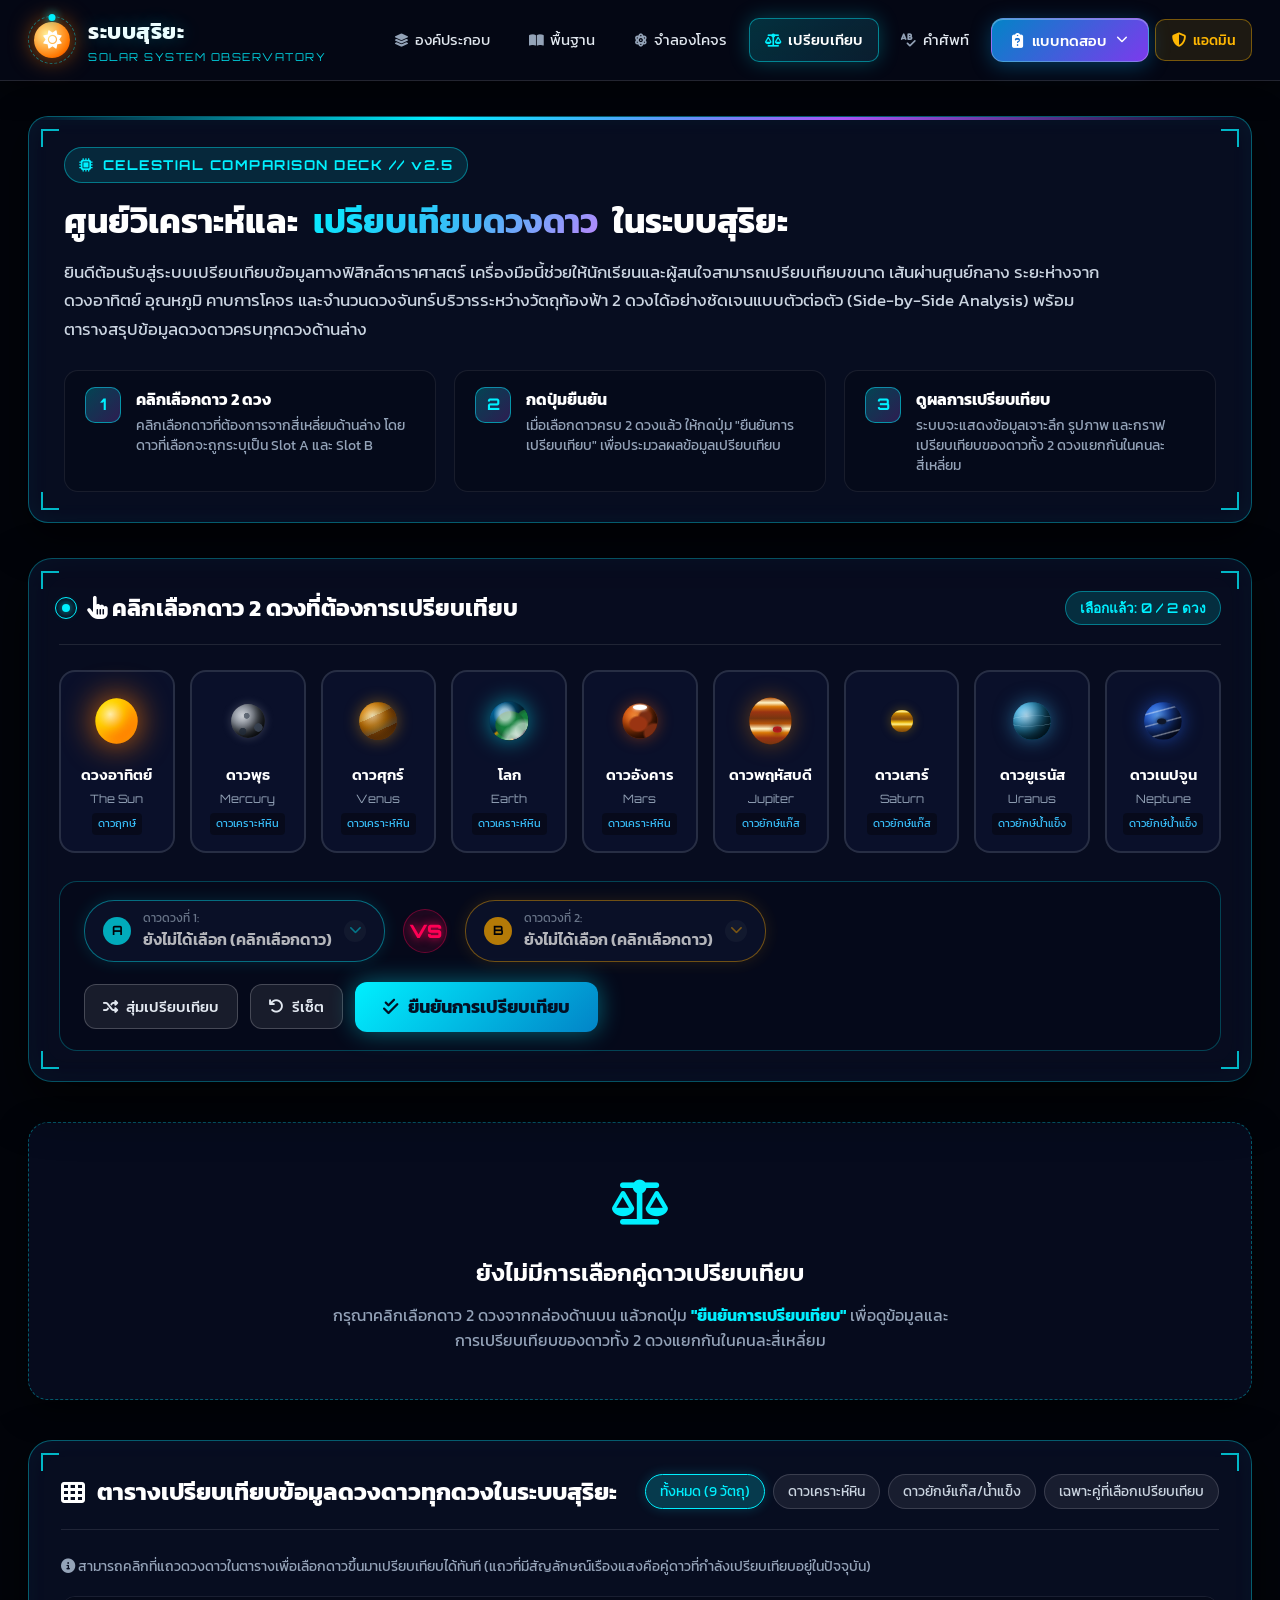
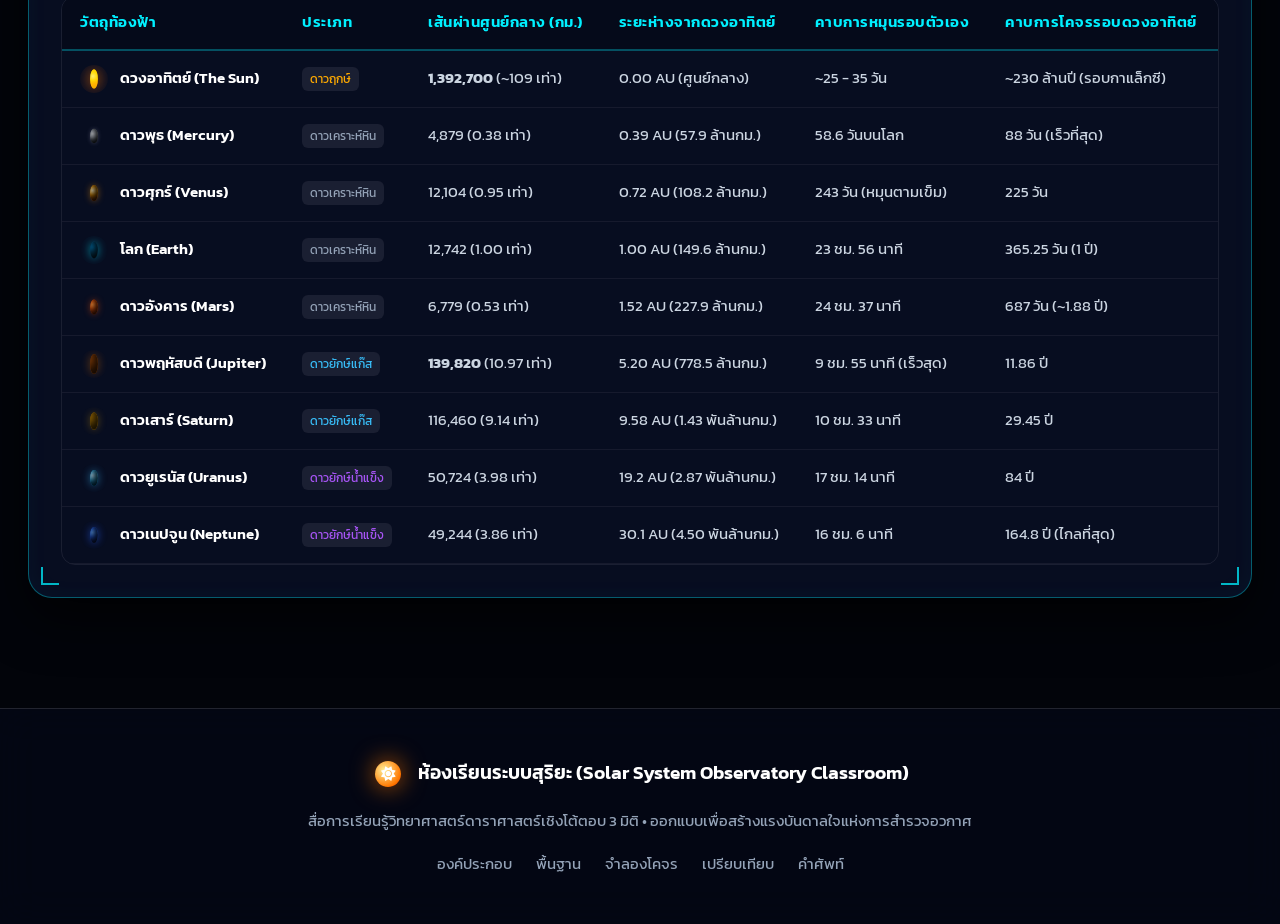
<file: c.html>
﻿<!DOCTYPE html>
<html lang="th">
<head>
  <meta charset="UTF-8">
  <meta name="viewport" content="width=device-width, initial-scale=1.0, viewport-fit=cover">
  <title>ห้องเรียนระบบสุริยะ - เปรียบเทียบดวงดาว (Celestial Comparison Deck)</title>
  <!-- Google Fonts: Kanit & Orbitron -->
  <link rel="preconnect" href="https://fonts.googleapis.com">
  <link rel="preconnect" href="https://fonts.gstatic.com" crossorigin>
  <link href="https://fonts.googleapis.com/css2?family=Kanit:ital,wght@0,200;0,300;0,400;0,500;0,600;0,700;1,300;1,400&family=Orbitron:wght@500;700;900&display=swap" rel="stylesheet">
  <!-- Font Awesome Icons -->
  <link rel="stylesheet" href="https://cdnjs.cloudflare.com/ajax/libs/font-awesome/6.5.1/css/all.min.css">
  <!-- Custom Stylesheet -->
  <link rel="stylesheet" href="style.css?v=20">

  <style>
    /* ============================================================
       Styles for Celestial Comparison Deck (c.html)
       ============================================================ */
    body {
      margin: 0;
      padding: 0;
      min-height: 100vh;
      display: flex;
      flex-direction: column;
      color: #e2e8f0;
    }

    .compare-container {
      flex: 1 0 auto;
      max-width: 1360px;
      width: 100%;
      margin: 35px auto 60px;
      padding: 0 1.75rem;
      position: relative;
      z-index: 5;
    }

    .footer {
      margin-top: auto;
      width: 100%;
    }

    /* 1. Header Guide / Explanation Section */
    .compare-guide-card {
      background: rgba(10, 16, 40, 0.75);
      border: 1px solid rgba(0, 240, 255, 0.35);
      border-radius: 20px;
      padding: 30px 35px;
      margin-bottom: 35px;
      box-shadow: 0 15px 40px rgba(0, 0, 0, 0.6), inset 0 0 25px rgba(0, 240, 255, 0.05);
      backdrop-filter: blur(14px);
      -webkit-backdrop-filter: blur(14px);
      position: relative;
      overflow: hidden;
    }

    .compare-guide-card::before {
      content: '';
      position: absolute;
      top: 0;
      left: 0;
      width: 100%;
      height: 3px;
      background: linear-gradient(90deg, transparent, #00f0ff, #a855f7, transparent);
    }

    .guide-badge {
      display: inline-flex;
      align-items: center;
      gap: 8px;
      padding: 6px 14px;
      background: rgba(0, 240, 255, 0.12);
      border: 1px solid rgba(0, 240, 255, 0.4);
      border-radius: 20px;
      color: #00f0ff;
      font-family: 'Orbitron', monospace;
      font-size: 0.85rem;
      font-weight: 700;
      letter-spacing: 1.5px;
      margin-bottom: 12px;
    }

    .guide-title {
      font-size: 2.1rem;
      font-weight: 700;
      color: #fff;
      margin-bottom: 10px;
      display: flex;
      align-items: center;
      gap: 15px;
      flex-wrap: wrap;
    }

    .guide-title .highlight-text {
      background: linear-gradient(135deg, #00f0ff 0%, #38bdf8 50%, #c084fc 100%);
      -webkit-background-clip: text;
      -webkit-text-fill-color: transparent;
    }

    .guide-description {
      font-size: 1.05rem;
      color: #cbd5e1;
      line-height: 1.7;
      margin-bottom: 25px;
      max-width: 1050px;
    }

    .guide-steps-grid {
      display: grid;
      grid-template-columns: repeat(auto-fit, minmax(280px, 1fr));
      gap: 18px;
      margin-top: 20px;
    }

    .guide-step-item {
      background: rgba(5, 10, 26, 0.65);
      border: 1px solid rgba(255, 255, 255, 0.08);
      border-radius: 14px;
      padding: 16px 20px;
      display: flex;
      align-items: flex-start;
      gap: 15px;
      transition: all 0.3s ease;
    }

    .guide-step-item:hover {
      border-color: rgba(0, 240, 255, 0.4);
      transform: translateY(-3px);
      box-shadow: 0 8px 25px rgba(0, 240, 255, 0.1);
    }

    .step-number {
      width: 36px;
      height: 36px;
      border-radius: 10px;
      background: linear-gradient(135deg, rgba(0, 240, 255, 0.25), rgba(168, 85, 247, 0.25));
      border: 1px solid rgba(0, 240, 255, 0.5);
      display: flex;
      align-items: center;
      justify-content: center;
      font-family: 'Orbitron', monospace;
      font-weight: 700;
      color: #00f0ff;
      font-size: 1rem;
      flex-shrink: 0;
    }

    .step-text h4 {
      color: #fff;
      font-size: 1rem;
      margin-bottom: 4px;
    }

    .step-text p {
      font-size: 0.88rem;
      color: #94a3b8;
      line-height: 1.4;
      margin: 0;
    }

    /* 2. Master Selection Box (สี่เหลี่ยมรวมดวงดาวที่คลิกเลือกได้) */
    .master-selector-box {
      background: rgba(10, 16, 40, 0.7);
      border: 1px solid rgba(0, 240, 255, 0.3);
      border-radius: 24px;
      padding: 30px;
      margin-bottom: 40px;
      box-shadow: 0 20px 50px rgba(0, 0, 0, 0.7), inset 0 0 30px rgba(0, 240, 255, 0.04);
      backdrop-filter: blur(14px);
      -webkit-backdrop-filter: blur(14px);
      position: relative;
    }

    .selector-box-header {
      display: flex;
      justify-content: space-between;
      align-items: center;
      flex-wrap: wrap;
      gap: 15px;
      margin-bottom: 25px;
      padding-bottom: 18px;
      border-bottom: 1px solid rgba(255, 255, 255, 0.1);
    }

    .selector-title-group {
      display: flex;
      align-items: center;
      gap: 14px;
    }

    .selector-title {
      font-size: 1.45rem;
      font-weight: 700;
      color: #fff;
      margin: 0;
    }

    .selection-counter-badge {
      background: rgba(0, 240, 255, 0.15);
      border: 1px solid rgba(0, 240, 255, 0.4);
      padding: 5px 14px;
      border-radius: 20px;
      font-family: 'Orbitron', monospace;
      font-size: 0.85rem;
      color: #00f0ff;
      font-weight: 600;
    }

    /* The 9 Planets Grid */
    .planets-pick-grid {
      display: grid;
      grid-template-columns: repeat(auto-fill, minmax(122px, 1fr));
      gap: 15px;
      margin-bottom: 28px;
    }

    @media (min-width: 992px) {
      .planets-pick-grid {
        grid-template-columns: repeat(9, 1fr);
      }
    }

    .planet-pick-square {
      background: rgba(14, 22, 54, 0.55);
      border: 2px solid rgba(255, 255, 255, 0.12);
      border-radius: 16px;
      padding: 16px 10px;
      display: flex;
      flex-direction: column;
      align-items: center;
      justify-content: center;
      cursor: pointer;
      position: relative;
      transition: all 0.3s cubic-bezier(0.16, 1, 0.3, 1);
      user-select: none;
      min-height: 150px;
    }

    .planet-pick-square:hover {
      background: rgba(22, 36, 85, 0.75);
      border-color: rgba(0, 240, 255, 0.6);
      transform: translateY(-5px);
      box-shadow: 0 10px 25px rgba(0, 240, 255, 0.25);
    }

    .planet-pick-square.selected-a {
      border-color: #00f0ff;
      background: rgba(0, 240, 255, 0.18);
      box-shadow: 0 0 20px rgba(0, 240, 255, 0.4), inset 0 0 15px rgba(0, 240, 255, 0.2);
      transform: translateY(-4px);
    }

    .planet-pick-square.selected-b {
      border-color: #ffaa00;
      background: rgba(255, 170, 0, 0.18);
      box-shadow: 0 0 20px rgba(255, 170, 0, 0.4), inset 0 0 15px rgba(255, 170, 0, 0.2);
      transform: translateY(-4px);
    }

    .pick-slot-badge {
      position: absolute;
      top: 8px;
      right: 8px;
      padding: 2px 7px;
      border-radius: 6px;
      font-family: 'Orbitron', monospace;
      font-size: 0.7rem;
      font-weight: 700;
      display: none;
    }

    .planet-pick-square.selected-a .pick-slot-badge {
      display: block;
      background: #00f0ff;
      color: #000;
      box-shadow: 0 0 8px #00f0ff;
    }

    .planet-pick-square.selected-b .pick-slot-badge {
      display: block;
      background: #ffaa00;
      color: #000;
      box-shadow: 0 0 8px #ffaa00;
    }

    .pick-planet-preview {
      width: 65px;
      height: 65px;
      display: flex;
      align-items: center;
      justify-content: center;
      margin-bottom: 10px;
      position: relative;
    }

    .pick-planet-preview .planet-body {
      transform: scale(0.65);
      pointer-events: none;
    }

    .pick-planet-name-th {
      font-size: 0.95rem;
      font-weight: 600;
      color: #fff;
      text-align: center;
      margin-bottom: 2px;
      white-space: nowrap;
    }

    .pick-planet-name-en {
      font-size: 0.72rem;
      color: #94a3b8;
      font-family: 'Orbitron', monospace;
      text-align: center;
    }

    .pick-planet-type {
      font-size: 0.68rem;
      color: #38bdf8;
      margin-top: 5px;
      background: rgba(0, 0, 0, 0.35);
      padding: 2px 6px;
      border-radius: 4px;
      text-align: center;
    }

    /* Selected Planets Control / Confirm Bar */
    .selection-action-bar {
      background: rgba(5, 10, 26, 0.85);
      border: 1px solid rgba(0, 240, 255, 0.25);
      border-radius: 18px;
      padding: 18px 24px;
      display: flex;
      align-items: center;
      justify-content: space-between;
      flex-wrap: wrap;
      gap: 20px;
    }

    .selected-matchup-display {
      display: flex;
      align-items: center;
      gap: 18px;
      flex-wrap: wrap;
    }

    .matchup-planet-pill {
      display: flex;
      align-items: center;
      gap: 12px;
      background: rgba(15, 23, 50, 0.85);
      border: 1.5px solid rgba(255, 255, 255, 0.18);
      border-radius: 30px;
      padding: 8px 18px;
      min-width: 185px;
      cursor: pointer;
      position: relative;
      transition: all 0.25s cubic-bezier(0.16, 1, 0.3, 1);
      user-select: none;
      outline: none;
    }

    .matchup-planet-pill:hover {
      background: rgba(22, 35, 78, 0.95);
      transform: translateY(-3px);
    }

    .matchup-planet-pill:focus-visible {
      outline: 2px solid #00f0ff;
      outline-offset: 3px;
    }

    .matchup-planet-pill:active {
      transform: translateY(0) scale(0.98);
    }

    .matchup-planet-pill.slot-a {
      border-color: rgba(0, 240, 255, 0.6);
      box-shadow: 0 0 15px rgba(0, 240, 255, 0.18);
    }

    .matchup-planet-pill.slot-a:hover {
      border-color: #00f0ff;
      box-shadow: 0 0 25px rgba(0, 240, 255, 0.5), inset 0 0 12px rgba(0, 240, 255, 0.2);
    }

    .matchup-planet-pill.slot-b {
      border-color: rgba(255, 170, 0, 0.6);
      box-shadow: 0 0 15px rgba(255, 170, 0, 0.18);
    }

    .matchup-planet-pill.slot-b:hover {
      border-color: #ffaa00;
      box-shadow: 0 0 25px rgba(255, 170, 0, 0.5), inset 0 0 12px rgba(255, 170, 0, 0.2);
    }

    .pill-dropdown-icon {
      margin-left: auto;
      font-size: 0.78rem;
      opacity: 0.65;
      transition: transform 0.25s ease, opacity 0.25s ease, color 0.25s ease;
      display: flex;
      align-items: center;
      justify-content: center;
      width: 22px;
      height: 22px;
      border-radius: 50%;
      background: rgba(255, 255, 255, 0.08);
      flex-shrink: 0;
    }

    .matchup-planet-pill:hover .pill-dropdown-icon {
      opacity: 1;
      transform: translateY(2px);
    }

    .slot-a .pill-dropdown-icon {
      color: #00f0ff;
    }

    .slot-b .pill-dropdown-icon {
      color: #ffaa00;
    }

    .pill-indicator {
      width: 28px;
      height: 28px;
      border-radius: 50%;
      display: flex;
      align-items: center;
      justify-content: center;
      font-family: 'Orbitron', monospace;
      font-size: 0.8rem;
      font-weight: 700;
    }

    .slot-a .pill-indicator {
      background: #00f0ff;
      color: #000;
    }

    .slot-b .pill-indicator {
      background: #ffaa00;
      color: #000;
    }

    .pill-info {
      display: flex;
      flex-direction: column;
    }

    .pill-label {
      font-size: 0.72rem;
      color: #94a3b8;
    }

    .pill-name {
      font-size: 1rem;
      font-weight: 600;
      color: #fff;
    }

    .matchup-vs-badge {
      font-family: 'Orbitron', monospace;
      font-size: 1.15rem;
      font-weight: 900;
      color: #ff0055;
      text-shadow: 0 0 10px #ff0055;
      background: rgba(255, 0, 85, 0.1);
      border: 1px solid rgba(255, 0, 85, 0.35);
      border-radius: 50%;
      width: 44px;
      height: 44px;
      display: flex;
      align-items: center;
      justify-content: center;
      animation: pulseVs 2s infinite ease-in-out;
    }

    @keyframes pulseVs {
      0%, 100% { transform: scale(1); box-shadow: 0 0 10px rgba(255, 0, 85, 0.3); }
      50% { transform: scale(1.1); box-shadow: 0 0 20px rgba(255, 0, 85, 0.7); }
    }

    .action-buttons-group {
      display: flex;
      align-items: center;
      gap: 12px;
      flex-wrap: wrap;
    }

    .btn-confirm-compare {
      background: linear-gradient(135deg, #00f0ff 0%, #0284c7 100%);
      border: none;
      color: #031024;
      padding: 12px 28px;
      border-radius: 12px;
      font-family: 'Kanit', sans-serif;
      font-size: 1.1rem;
      font-weight: 700;
      cursor: pointer;
      display: flex;
      align-items: center;
      gap: 10px;
      box-shadow: 0 0 25px rgba(0, 240, 255, 0.4);
      transition: all 0.3s ease;
    }

    .btn-confirm-compare:hover {
      background: linear-gradient(135deg, #38bdf8 0%, #00f0ff 100%);
      box-shadow: 0 0 35px rgba(0, 240, 255, 0.7);
      transform: translateY(-2px);
    }

    .btn-random-pick, .btn-reset-pick {
      background: rgba(255, 255, 255, 0.08);
      border: 1px solid rgba(255, 255, 255, 0.2);
      color: #e2e8f0;
      padding: 10px 18px;
      border-radius: 12px;
      font-family: 'Kanit', sans-serif;
      font-size: 0.95rem;
      font-weight: 500;
      cursor: pointer;
      display: flex;
      align-items: center;
      gap: 8px;
      transition: all 0.3s ease;
    }

    .btn-random-pick:hover {
      background: rgba(168, 85, 247, 0.2);
      border-color: #a855f7;
      color: #d8b4fe;
    }

    .btn-reset-pick:hover {
      background: rgba(239, 68, 68, 0.2);
      border-color: #ef4444;
      color: #fca5a5;
    }

    /* 3. Dual Comparison Display (สี่เหลี่ยมเปรียบเทียบ 2 ดวง แยกกัน) */
    .compare-results-section {
      margin-bottom: 50px;
      scroll-margin-top: 100px;
    }

    .compare-insight-banner {
      background: linear-gradient(135deg, rgba(16, 26, 62, 0.85) 0%, rgba(26, 16, 52, 0.85) 100%);
      border: 1px solid rgba(168, 85, 247, 0.4);
      border-radius: 18px;
      padding: 22px 28px;
      margin-bottom: 25px;
      display: flex;
      align-items: center;
      justify-content: space-between;
      flex-wrap: wrap;
      gap: 20px;
      box-shadow: 0 10px 30px rgba(0, 0, 0, 0.5);
    }

    .insight-text-group h3 {
      font-size: 1.35rem;
      color: #fff;
      margin-bottom: 6px;
      display: flex;
      align-items: center;
      gap: 10px;
    }

    .insight-text-group p {
      font-size: 0.95rem;
      color: #cbd5e1;
      margin: 0;
      max-width: 850px;
    }

    .insight-tags {
      display: flex;
      gap: 10px;
      flex-wrap: wrap;
    }

    .insight-tag {
      background: rgba(0, 240, 255, 0.1);
      border: 1px solid rgba(0, 240, 255, 0.35);
      color: #00f0ff;
      padding: 6px 14px;
      border-radius: 20px;
      font-size: 0.85rem;
      font-weight: 500;
    }

    /* The 2 Side-by-Side Comparison Boxes */
    .dual-compare-grid {
      display: grid;
      grid-template-columns: 1fr 1fr;
      gap: 28px;
      width: 100%;
    }

    /* เมื่อหน้าจอเล็กลง ให้คงรูปแบบช่อง 2 ช่องคู่กันไว้ตามเดิม และเลื่อนด้านข้างได้ */
    @media (max-width: 991px) {
      .dual-compare-grid {
        display: flex;
        flex-direction: row;
        gap: 20px;
        overflow-x: auto;
        overflow-y: hidden;
        -webkit-overflow-scrolling: touch;
        scroll-snap-type: x mandatory;
        padding-bottom: 20px;
        padding-top: 6px;
        padding-left: 4px;
        padding-right: 4px;
        scrollbar-width: thin;
        scrollbar-color: #00f0ff rgba(5, 10, 26, 0.8);
      }

      .compare-planet-box {
        flex: 0 0 min(440px, 86vw);
        min-width: 290px;
        scroll-snap-align: start;
        scroll-snap-stop: always;
      }
    }

    @media (min-width: 768px) and (max-width: 991px) {
      .compare-planet-box {
        flex: 0 0 calc(50% - 10px);
        min-width: 330px;
      }
    }

    @media (max-width: 576px) {
      .compare-planet-box {
        padding: 22px 18px;
        border-radius: 18px;
      }

      .box-planet-name-th {
        font-size: 1.7rem;
      }

      .box-header-row {
        flex-wrap: wrap;
        gap: 8px;
      }
    }

    /* Cyberpunk Scrollbar for Horizontal Scroll */
    .dual-compare-grid::-webkit-scrollbar {
      height: 8px;
    }

    .dual-compare-grid::-webkit-scrollbar-track {
      background: rgba(5, 10, 26, 0.8);
      border-radius: 10px;
      border: 1px solid rgba(0, 240, 255, 0.15);
    }

    .dual-compare-grid::-webkit-scrollbar-thumb {
      background: linear-gradient(90deg, #00f0ff, #a855f7, #ffaa00);
      border-radius: 10px;
      box-shadow: 0 0 10px rgba(0, 240, 255, 0.4);
    }

    .dual-compare-grid::-webkit-scrollbar-thumb:hover {
      background: linear-gradient(90deg, #38bdf8, #c084fc, #fbbf24);
      box-shadow: 0 0 15px rgba(0, 240, 255, 0.7);
    }

    /* Mobile Scroll Hint Badge */
    .dual-scroll-hint {
      display: none;
      align-items: center;
      justify-content: space-between;
      gap: 12px;
      margin-bottom: 16px;
      padding: 10px 18px;
      background: rgba(0, 240, 255, 0.08);
      border: 1px dashed rgba(0, 240, 255, 0.35);
      border-radius: 24px;
      color: #00f0ff;
      font-size: 0.88rem;
      font-weight: 500;
      backdrop-filter: blur(8px);
    }

    .dual-scroll-hint .hint-text {
      display: flex;
      align-items: center;
      gap: 8px;
      text-align: center;
    }

    @media (max-width: 991px) {
      .dual-scroll-hint {
        display: flex;
      }
    }

    .dual-scroll-btn {
      background: rgba(0, 240, 255, 0.15);
      border: 1px solid rgba(0, 240, 255, 0.4);
      color: #00f0ff;
      width: 32px;
      height: 32px;
      border-radius: 50%;
      display: flex;
      align-items: center;
      justify-content: center;
      cursor: pointer;
      font-size: 0.85rem;
      transition: all 0.2s ease;
      flex-shrink: 0;
    }

    .dual-scroll-btn:hover {
      background: #00f0ff;
      color: #000;
      box-shadow: 0 0 10px #00f0ff;
    }

    .compare-planet-box {
      background: rgba(10, 16, 40, 0.8);
      border: 2px solid rgba(0, 240, 255, 0.3);
      border-radius: 24px;
      padding: 30px;
      box-shadow: 0 15px 45px rgba(0, 0, 0, 0.6), inset 0 0 25px rgba(0, 240, 255, 0.05);
      backdrop-filter: blur(14px);
      -webkit-backdrop-filter: blur(14px);
      position: relative;
      overflow: hidden;
      transition: all 0.4s ease;
    }

    .compare-planet-box.box-slot-a {
      border-color: rgba(0, 240, 255, 0.5);
      border-top: 4px solid #00f0ff;
    }

    .compare-planet-box.box-slot-b {
      border-color: rgba(255, 170, 0, 0.5);
      border-top: 4px solid #ffaa00;
    }

    .box-header-row {
      display: flex;
      justify-content: space-between;
      align-items: flex-start;
      margin-bottom: 20px;
    }

    .box-slot-badge {
      display: inline-flex;
      align-items: center;
      gap: 6px;
      padding: 5px 12px;
      border-radius: 20px;
      font-family: 'Orbitron', monospace;
      font-size: 0.8rem;
      font-weight: 700;
    }

    .box-slot-a .box-slot-badge {
      background: rgba(0, 240, 255, 0.2);
      color: #00f0ff;
      border: 1px solid #00f0ff;
    }

    .box-slot-b .box-slot-badge {
      background: rgba(255, 170, 0, 0.2);
      color: #ffaa00;
      border: 1px solid #ffaa00;
    }

    .box-planet-type-badge {
      font-size: 0.82rem;
      color: #cbd5e1;
      background: rgba(255, 255, 255, 0.08);
      border: 1px solid rgba(255, 255, 255, 0.15);
      padding: 4px 12px;
      border-radius: 12px;
    }

    .box-visual-container {
      display: flex;
      flex-direction: column;
      align-items: center;
      justify-content: center;
      padding: 25px 0 20px;
      position: relative;
      min-height: 200px;
    }

    .visual-glow-ring {
      position: absolute;
      width: 220px;
      height: 220px;
      border-radius: 50%;
      background: radial-gradient(circle, rgba(0, 240, 255, 0.15) 0%, transparent 70%);
      pointer-events: none;
      animation: pulseVisualGlow 4s infinite alternate ease-in-out;
    }

    @keyframes pulseVisualGlow {
      0% { transform: scale(0.9); opacity: 0.4; }
      100% { transform: scale(1.15); opacity: 0.8; }
    }

    .box-planet-render {
      display: flex;
      align-items: center;
      justify-content: center;
      position: relative;
      z-index: 2;
    }

    .box-planet-render .planet-body {
      box-shadow: 0 0 35px rgba(0, 240, 255, 0.3);
    }

    .box-planet-identity {
      text-align: center;
      margin-top: 15px;
      margin-bottom: 20px;
    }

    .box-planet-name-th {
      font-size: 2rem;
      font-weight: 700;
      color: #fff;
      margin-bottom: 2px;
    }

    .box-planet-name-en {
      font-size: 1rem;
      color: #94a3b8;
      font-family: 'Orbitron', monospace;
      letter-spacing: 2px;
    }

    .box-planet-desc {
      font-size: 0.92rem;
      color: #cbd5e1;
      line-height: 1.6;
      background: rgba(5, 10, 26, 0.5);
      padding: 14px 18px;
      border-radius: 12px;
      margin-bottom: 25px;
      border-left: 3px solid rgba(0, 240, 255, 0.5);
    }

    /* Metrics List */
    .compare-metrics-list {
      display: flex;
      flex-direction: column;
      gap: 14px;
    }

    .metric-row {
      background: rgba(14, 22, 54, 0.6);
      border: 1px solid rgba(255, 255, 255, 0.07);
      border-radius: 12px;
      padding: 12px 16px;
      display: flex;
      flex-direction: column;
      gap: 6px;
      transition: background 0.2s ease;
    }

    .metric-row:hover {
      background: rgba(20, 32, 75, 0.7);
    }

    .metric-top-line {
      display: flex;
      justify-content: space-between;
      align-items: center;
    }

    .metric-label {
      font-size: 0.9rem;
      color: #94a3b8;
      display: flex;
      align-items: center;
      gap: 8px;
    }

    .metric-label i {
      color: #00f0ff;
      width: 16px;
    }

    .metric-value {
      font-size: 0.95rem;
      font-weight: 600;
      color: #fff;
      font-family: 'Kanit', sans-serif;
      text-align: right;
    }

    .metric-bar-container {
      width: 100%;
      height: 6px;
      background: rgba(255, 255, 255, 0.1);
      border-radius: 3px;
      overflow: hidden;
      margin-top: 4px;
    }

    .metric-bar-fill {
      height: 100%;
      border-radius: 3px;
      transition: width 0.8s cubic-bezier(0.16, 1, 0.3, 1);
    }

    .box-slot-a .metric-bar-fill {
      background: linear-gradient(90deg, #0284c7, #00f0ff);
    }

    .box-slot-b .metric-bar-fill {
      background: linear-gradient(90deg, #d97706, #ffaa00);
    }

    /* 4. Comprehensive Table Section (ตารางเปรียบเทียบดาวทุกดวง) */
    .table-section {
      background: rgba(10, 16, 40, 0.75);
      border: 1px solid rgba(0, 240, 255, 0.35);
      border-radius: 24px;
      padding: 32px;
      margin-bottom: 50px;
      box-shadow: 0 20px 50px rgba(0, 0, 0, 0.7), inset 0 0 25px rgba(0, 240, 255, 0.04);
      backdrop-filter: blur(14px);
      -webkit-backdrop-filter: blur(14px);
      position: relative;
    }

    .table-header-group {
      display: flex;
      justify-content: space-between;
      align-items: center;
      flex-wrap: wrap;
      gap: 15px;
      margin-bottom: 25px;
      padding-bottom: 18px;
      border-bottom: 1px solid rgba(255, 255, 255, 0.1);
    }

    .table-title {
      font-size: 1.5rem;
      font-weight: 700;
      color: #fff;
      display: flex;
      align-items: center;
      gap: 12px;
    }

    .table-filter-group {
      display: flex;
      gap: 8px;
      flex-wrap: wrap;
    }

    .filter-btn {
      background: rgba(255, 255, 255, 0.07);
      border: 1px solid rgba(255, 255, 255, 0.15);
      color: #cbd5e1;
      padding: 6px 14px;
      border-radius: 20px;
      font-family: 'Kanit', sans-serif;
      font-size: 0.88rem;
      cursor: pointer;
      transition: all 0.25s ease;
    }

    .filter-btn:hover, .filter-btn.active {
      background: rgba(0, 240, 255, 0.2);
      border-color: #00f0ff;
      color: #00f0ff;
      box-shadow: 0 0 12px rgba(0, 240, 255, 0.2);
    }

    .responsive-table-wrapper {
      overflow-x: auto;
      border-radius: 14px;
      border: 1px solid rgba(255, 255, 255, 0.08);
    }

    .celestial-table {
      width: 100%;
      border-collapse: collapse;
      font-size: 0.92rem;
      text-align: left;
      white-space: nowrap;
    }

    .celestial-table th {
      background: rgba(5, 10, 26, 0.9);
      color: #00f0ff;
      font-family: 'Kanit', sans-serif;
      font-weight: 600;
      padding: 14px 18px;
      border-bottom: 2px solid rgba(0, 240, 255, 0.3);
      letter-spacing: 0.5px;
    }

    .celestial-table td {
      padding: 14px 18px;
      border-bottom: 1px solid rgba(255, 255, 255, 0.06);
      color: #cbd5e1;
      vertical-align: middle;
      transition: background 0.2s ease;
    }

    .celestial-table tbody tr {
      cursor: pointer;
      transition: all 0.25s ease;
    }

    .celestial-table tbody tr:hover {
      background: rgba(0, 240, 255, 0.08);
    }

    /* Highlighted table rows matching selected planets */
    .celestial-table tbody tr.row-selected-a {
      background: rgba(0, 240, 255, 0.15) !important;
      border-left: 4px solid #00f0ff;
    }

    .celestial-table tbody tr.row-selected-b {
      background: rgba(255, 170, 0, 0.15) !important;
      border-left: 4px solid #ffaa00;
    }

    .table-planet-cell {
      display: flex;
      align-items: center;
      gap: 12px;
      font-weight: 600;
      color: #fff;
    }

    .table-planet-mini-sphere {
      width: 28px;
      height: 28px;
      border-radius: 50%;
      display: flex;
      align-items: center;
      justify-content: center;
      overflow: hidden;
      flex-shrink: 0;
    }

    .table-planet-mini-sphere .planet-body {
      transform: scale(0.28);
    }

    .type-pill {
      font-size: 0.75rem;
      padding: 3px 8px;
      border-radius: 6px;
      background: rgba(255, 255, 255, 0.08);
      color: #94a3b8;
    }

    /* Notification Toast */
    #toast-msg {
      position: fixed;
      bottom: 30px;
      right: 30px;
      background: rgba(10, 16, 40, 0.95);
      border: 1px solid #00f0ff;
      color: #fff;
      padding: 12px 24px;
      border-radius: 12px;
      box-shadow: 0 0 25px rgba(0, 240, 255, 0.4);
      z-index: 1000;
      font-family: 'Kanit', sans-serif;
      display: flex;
      align-items: center;
      gap: 10px;
      transform: translateY(100px);
      opacity: 0;
      transition: all 0.3s cubic-bezier(0.16, 1, 0.3, 1);
      pointer-events: none;
    }

    #toast-msg.show {
      transform: translateY(0);
      opacity: 1;
    }

    /* Mobile & Tablet Responsiveness for c.html */
    @media (max-width: 991px) {
      .planets-pick-grid {
        grid-template-columns: repeat(5, 1fr);
        gap: 10px;
      }
      .compare-planet-box {
        padding: 22px 18px;
      }
    }

    @media (max-width: 768px) {
      .compare-page-container {
        padding: 0 12px;
        margin-top: 85px;
      }
      .planets-pick-grid {
        grid-template-columns: repeat(3, 1fr);
        gap: 8px;
        margin-bottom: 20px;
      }
      .planet-pick-square {
        padding: 10px 4px;
        min-height: 110px;
        border-radius: 12px;
      }
      .planet-pick-square .planet-icon-avatar {
        width: 44px;
        height: 44px;
      }
      .planet-pick-name {
        font-size: 0.85rem;
      }
      .planet-pick-type {
        font-size: 0.68rem;
      }
      .compare-planet-box {
        padding: 18px 14px;
        border-radius: 18px;
      }
      .table-section {
        padding: 18px 12px;
        border-radius: 18px;
      }
      .table-title {
        font-size: 1.25rem;
      }
      .metric-label {
        font-size: 0.84rem;
      }
      .metric-value {
        font-size: 0.88rem;
      }
    }

    @media (max-width: 480px) {
      .compare-title-main {
        font-size: clamp(1.6rem, 6vw, 2.2rem);
      }
      .master-selector-box {
        padding: 16px 10px;
        border-radius: 16px;
      }
      .selector-title {
        font-size: 1.15rem;
      }
      .box-planet-name-th {
        font-size: 1.6rem;
      }
      .box-planet-name-en {
        font-size: 0.85rem;
      }
      .metric-row {
        padding: 10px 12px;
      }
      .metric-label {
        font-size: 0.82rem;
      }
      .metric-value {
        font-size: 0.84rem;
      }
    }

    /* ============================================================
       Planet Picker Modal Overlay & Box (สำหรับคลิกเลือกดาวที่ Slot A & B)
       ============================================================ */
    .modal-overlay.active,
    .modal-overlay.show {
      opacity: 1 !important;
      pointer-events: auto !important;
    }

    .modal-overlay.active .modal-box,
    .modal-overlay.show .modal-box {
      transform: translateY(0) scale(1) !important;
    }

    .planet-picker-overlay {
      position: fixed;
      inset: 0;
      background: rgba(2, 6, 20, 0.88);
      backdrop-filter: blur(18px);
      -webkit-backdrop-filter: blur(18px);
      z-index: 2500;
      display: flex;
      align-items: center;
      justify-content: center;
      padding: 1.25rem;
      opacity: 0;
      pointer-events: none;
      transition: opacity 0.3s cubic-bezier(0.16, 1, 0.3, 1);
    }

    .planet-picker-box {
      background: linear-gradient(145deg, rgba(10, 18, 48, 0.98), rgba(4, 9, 28, 0.99));
      border: 1.5px solid rgba(0, 240, 255, 0.4);
      border-radius: 26px;
      max-width: 980px;
      width: 100%;
      max-height: 90vh;
      overflow-y: auto;
      padding: 30px 32px;
      position: relative;
      box-shadow: 0 30px 80px rgba(0, 0, 0, 0.85), 0 0 50px rgba(0, 240, 255, 0.25);
      transform: translateY(25px) scale(0.97);
      transition: all 0.3s cubic-bezier(0.16, 1, 0.3, 1);
    }

    .planet-picker-box.theme-slot-a {
      border-color: rgba(0, 240, 255, 0.55);
      box-shadow: 0 30px 80px rgba(0, 0, 0, 0.85), 0 0 50px rgba(0, 240, 255, 0.25);
    }

    .planet-picker-box.theme-slot-b {
      border-color: rgba(255, 170, 0, 0.55);
      box-shadow: 0 30px 80px rgba(0, 0, 0, 0.85), 0 0 50px rgba(255, 170, 0, 0.25);
    }

    .planet-picker-header {
      margin-bottom: 22px;
      padding-bottom: 18px;
      border-bottom: 1px solid rgba(255, 255, 255, 0.1);
    }

    .picker-header-top {
      display: flex;
      align-items: center;
      justify-content: space-between;
      gap: 15px;
      flex-wrap: wrap;
      margin-bottom: 12px;
    }

    .picker-slot-tag {
      display: inline-flex;
      align-items: center;
      gap: 8px;
      padding: 5px 14px;
      border-radius: 20px;
      font-size: 0.85rem;
      font-weight: 700;
      font-family: 'Orbitron', monospace;
      letter-spacing: 1px;
    }

    .theme-slot-a .picker-slot-tag {
      background: rgba(0, 240, 255, 0.15);
      border: 1px solid rgba(0, 240, 255, 0.5);
      color: #00f0ff;
    }

    .theme-slot-b .picker-slot-tag {
      background: rgba(255, 170, 0, 0.15);
      border: 1px solid rgba(255, 170, 0, 0.5);
      color: #ffaa00;
    }

    .tag-letter {
      width: 22px;
      height: 22px;
      border-radius: 50%;
      display: inline-flex;
      align-items: center;
      justify-content: center;
      font-size: 0.75rem;
      font-weight: 900;
      color: #000;
    }

    .theme-slot-a .tag-letter {
      background: #00f0ff;
    }

    .theme-slot-b .tag-letter {
      background: #ffaa00;
    }

    .picker-slot-switch {
      display: inline-flex;
      align-items: center;
      background: rgba(5, 10, 26, 0.8);
      border: 1px solid rgba(255, 255, 255, 0.15);
      border-radius: 30px;
      padding: 3px;
      gap: 4px;
    }

    .picker-switch-btn {
      display: inline-flex;
      align-items: center;
      gap: 6px;
      padding: 6px 14px;
      border-radius: 20px;
      border: none;
      background: transparent;
      color: #94a3b8;
      font-family: 'Kanit', sans-serif;
      font-size: 0.85rem;
      font-weight: 600;
      cursor: pointer;
      transition: all 0.2s ease;
    }

    .picker-switch-btn:hover {
      color: #fff;
    }

    .picker-switch-btn .badge-mini {
      width: 18px;
      height: 18px;
      border-radius: 50%;
      display: inline-flex;
      align-items: center;
      justify-content: center;
      font-family: 'Orbitron', monospace;
      font-size: 0.65rem;
      font-weight: 700;
      color: #000;
    }

    .picker-switch-btn .badge-mini.a {
      background: #00f0ff;
    }
    .picker-switch-btn .badge-mini.b {
      background: #ffaa00;
    }

    .picker-switch-btn.active#pickerSwitchA {
      background: rgba(0, 240, 255, 0.2);
      color: #00f0ff;
      border: 1px solid rgba(0, 240, 255, 0.5);
      box-shadow: 0 0 10px rgba(0, 240, 255, 0.25);
    }

    .picker-switch-btn.active#pickerSwitchB {
      background: rgba(255, 170, 0, 0.2);
      color: #ffaa00;
      border: 1px solid rgba(255, 170, 0, 0.5);
      box-shadow: 0 0 10px rgba(255, 170, 0, 0.25);
    }

    .planet-picker-title {
      font-size: 1.55rem;
      font-weight: 700;
      color: #fff;
      margin: 0 0 6px 0;
      display: flex;
      align-items: center;
      gap: 10px;
      flex-wrap: wrap;
    }

    .highlight-slot.slot-a-text {
      color: #00f0ff;
      text-shadow: 0 0 10px rgba(0, 240, 255, 0.5);
    }

    .highlight-slot.slot-b-text {
      color: #ffaa00;
      text-shadow: 0 0 10px rgba(255, 170, 0, 0.5);
    }

    .planet-picker-subtitle {
      font-size: 0.92rem;
      color: #94a3b8;
      margin: 0;
      line-height: 1.5;
    }

    /* Grid of 9 Planets in Picker */
    .planet-picker-grid {
      display: grid;
      grid-template-columns: repeat(3, 1fr);
      gap: 16px;
      margin-bottom: 22px;
    }

    .picker-planet-card {
      background: rgba(14, 23, 56, 0.65);
      border: 1.5px solid rgba(255, 255, 255, 0.12);
      border-radius: 18px;
      padding: 18px 14px 14px;
      display: flex;
      flex-direction: column;
      align-items: center;
      text-align: center;
      cursor: pointer;
      position: relative;
      transition: all 0.25s cubic-bezier(0.16, 1, 0.3, 1);
      user-select: none;
      outline: none;
    }

    .picker-planet-card:hover,
    .picker-planet-card:focus-visible {
      background: rgba(22, 38, 92, 0.85);
      transform: translateY(-4px);
    }

    .theme-slot-a .picker-planet-card:hover,
    .theme-slot-a .picker-planet-card:focus-visible {
      border-color: rgba(0, 240, 255, 0.6);
      box-shadow: 0 10px 25px rgba(0, 240, 255, 0.2);
    }

    .theme-slot-b .picker-planet-card:hover,
    .theme-slot-b .picker-planet-card:focus-visible {
      border-color: rgba(255, 170, 0, 0.6);
      box-shadow: 0 10px 25px rgba(255, 170, 0, 0.2);
    }

    .picker-planet-card.is-selected-current {
      background: rgba(0, 240, 255, 0.15);
      border-color: #00f0ff;
      box-shadow: 0 0 20px rgba(0, 240, 255, 0.35), inset 0 0 12px rgba(0, 240, 255, 0.15);
    }

    .theme-slot-b .picker-planet-card.is-selected-current {
      background: rgba(255, 170, 0, 0.15);
      border-color: #ffaa00;
      box-shadow: 0 0 20px rgba(255, 170, 0, 0.35), inset 0 0 12px rgba(255, 170, 0, 0.15);
    }

    .picker-planet-card.is-selected-other {
      border-color: rgba(255, 255, 255, 0.3);
      opacity: 0.88;
    }

    .picker-card-badge {
      position: absolute;
      top: 10px;
      right: 10px;
      padding: 3px 8px;
      border-radius: 8px;
      font-size: 0.72rem;
      font-weight: 700;
      display: inline-flex;
      align-items: center;
      gap: 4px;
    }

    .picker-card-badge.is-current {
      background: #00f0ff;
      color: #000;
      box-shadow: 0 0 8px #00f0ff;
    }

    .theme-slot-b .picker-card-badge.is-current {
      background: #ffaa00;
      color: #000;
      box-shadow: 0 0 8px #ffaa00;
    }

    .picker-card-badge.is-other {
      background: rgba(255, 255, 255, 0.15);
      border: 1px solid rgba(255, 255, 255, 0.3);
      color: #cbd5e1;
    }

    .picker-planet-preview {
      width: 75px;
      height: 75px;
      display: flex;
      align-items: center;
      justify-content: center;
      margin: 4px 0 10px;
      position: relative;
    }

    .picker-planet-preview .planet-body {
      transform: scale(0.65);
      pointer-events: none;
    }

    .picker-planet-name-th {
      font-size: 1.12rem;
      font-weight: 700;
      color: #fff;
      margin-bottom: 2px;
    }

    .picker-planet-name-en {
      font-size: 0.78rem;
      font-family: 'Orbitron', monospace;
      color: #94a3b8;
      margin-bottom: 6px;
    }

    .picker-planet-type {
      font-size: 0.72rem;
      color: #38bdf8;
      background: rgba(0, 0, 0, 0.4);
      padding: 3px 8px;
      border-radius: 6px;
      margin-bottom: 6px;
    }

    .picker-planet-spec {
      font-size: 0.74rem;
      color: #94a3b8;
      margin-bottom: 12px;
      display: flex;
      align-items: center;
      gap: 5px;
    }

    .picker-choose-btn {
      width: 100%;
      padding: 7px 12px;
      border-radius: 10px;
      border: 1px solid rgba(255, 255, 255, 0.15);
      background: rgba(255, 255, 255, 0.06);
      color: #e2e8f0;
      font-family: 'Kanit', sans-serif;
      font-size: 0.85rem;
      font-weight: 600;
      cursor: pointer;
      transition: all 0.2s ease;
      display: flex;
      align-items: center;
      justify-content: center;
      gap: 6px;
      margin-top: auto;
    }

    .picker-planet-card:hover .picker-choose-btn {
      background: #00f0ff;
      border-color: #00f0ff;
      color: #000;
      font-weight: 700;
      box-shadow: 0 0 12px rgba(0, 240, 255, 0.5);
    }

    .theme-slot-b .picker-planet-card:hover .picker-choose-btn {
      background: #ffaa00;
      border-color: #ffaa00;
      color: #000;
      box-shadow: 0 0 12px rgba(255, 170, 0, 0.5);
    }

    .picker-planet-card.is-selected-current .picker-choose-btn {
      background: rgba(0, 240, 255, 0.25);
      border-color: #00f0ff;
      color: #00f0ff;
    }

    .theme-slot-b .picker-planet-card.is-selected-current .picker-choose-btn {
      background: rgba(255, 170, 0, 0.25);
      border-color: #ffaa00;
      color: #ffaa00;
    }

    .planet-picker-footer {
      display: flex;
      align-items: center;
      justify-content: space-between;
      gap: 15px;
      padding-top: 16px;
      border-top: 1px solid rgba(255, 255, 255, 0.1);
      flex-wrap: wrap;
    }

    .picker-footer-status {
      font-size: 0.88rem;
      color: #94a3b8;
      display: flex;
      align-items: center;
      gap: 8px;
    }

    .picker-cancel-btn {
      padding: 8px 20px;
      border-radius: 10px;
      border: 1px solid rgba(255, 255, 255, 0.15);
      background: rgba(255, 255, 255, 0.08);
      color: #cbd5e1;
      font-family: 'Kanit', sans-serif;
      font-size: 0.9rem;
      cursor: pointer;
      transition: all 0.2s ease;
      display: inline-flex;
      align-items: center;
      gap: 6px;
    }

    .picker-cancel-btn:hover {
      background: rgba(255, 255, 255, 0.18);
      color: #fff;
    }

    /* Pulse animation for confirm button when both planets ready */
    .btn-confirm-compare.pulse-ready {
      animation: pulseConfirmBtn 1s infinite alternate;
    }

    @keyframes pulseConfirmBtn {
      from {
        transform: scale(1);
        box-shadow: 0 0 20px rgba(0, 240, 255, 0.5);
      }
      to {
        transform: scale(1.05);
        box-shadow: 0 0 35px rgba(0, 240, 255, 0.9), 0 0 15px #00f0ff;
      }
    }

    @media (max-width: 860px) {
      .planet-picker-box {
        padding: 22px 18px;
        border-radius: 20px;
      }
      .planet-picker-grid {
        grid-template-columns: repeat(2, 1fr);
        gap: 12px;
      }
    }

    @media (max-width: 600px) {
      .planet-picker-grid {
        grid-template-columns: repeat(2, 1fr);
        gap: 10px;
      }
      .picker-planet-card {
        padding: 12px 8px;
      }
      .picker-planet-preview {
        width: 58px;
        height: 58px;
      }
      .picker-planet-preview .planet-body {
        transform: scale(0.52);
      }
      .picker-planet-name-th {
        font-size: 1rem;
      }
      .picker-planet-spec {
        display: none;
      }
      .planet-picker-title {
        font-size: 1.25rem;
      }
    }
  </style>
</head>
<body>

  <!-- Canvas พื้นหลังดวงดาวอวกาศ (Background Stars) -->
  <canvas id="space-canvas"></canvas>
  <div class="cosmic-aura aura-1"></div>
  <div class="cosmic-aura aura-2"></div>
  <div class="cosmic-aura aura-3"></div>

  <!-- แถบนำทาง (Navbar) ที่ตรงตามมาตรฐานของทุกหน้า -->
  <header class="header">
    <nav class="navbar" id="navbar">
      <a href="index.html" class="brand">
        <div class="brand-orbit-ring">
          <div class="brand-planet-dot"></div>
          <div class="brand-icon">
            <i class="fa-solid fa-sun"></i>
          </div>
        </div>
        <div class="brand-text">
          <span class="brand-main">ระบบสุริยะ</span>
          <span class="brand-sub">SOLAR SYSTEM OBSERVATORY</span>
        </div>
      </a>

      <!-- ปุ่มเปิดปิดเมนูสำหรับมือถือ -->
      <button class="mobile-toggle" id="mobileToggle" aria-label="เมนู">
        <i class="fa-solid fa-bars"></i>
      </button>

      <!-- เมนูนำทาง -->
      <div class="nav-menu" id="navMenu">
        <ul class="nav-list">
          <li class="nav-item">
            <a href="index.html#elements" class="nav-link">
              <i class="fa-solid fa-layer-group"></i> องค์ประกอบ
            </a>
          </li>
          <li class="nav-item">
            <a href="a.html" class="nav-link">
              <i class="fa-solid fa-book-open"></i> พื้นฐาน
            </a>
          </li>
          <li class="nav-item">
            <a href="b.html" class="nav-link">
              <i class="fa-solid fa-atom"></i> จำลองโคจร
            </a>
          </li>
          <li class="nav-item">
            <a href="c.html" class="nav-link active">
              <i class="fa-solid fa-scale-balanced"></i> เปรียบเทียบ
            </a>
          </li>
          <li class="nav-item">
            <a href="d.html" class="nav-link">
              <i class="fa-solid fa-spell-check"></i> คำศัพท์
            </a>
          </li>
          
          <!-- เมนูดรอปดาวน์ แบบทดสอบ -->
          <li class="nav-item dropdown" id="quizDropdown">
            <button class="dropdown-trigger" id="dropdownTrigger" aria-expanded="false">
              <i class="fa-solid fa-clipboard-question"></i> แบบทดสอบ
              <i class="fa-solid fa-chevron-down arrow-icon"></i>
            </button>
            <ul class="dropdown-menu" id="dropdownMenu">
              <li>
                <a href="1.html" class="dropdown-item" data-quiz="pre">
                  <span class="drop-badge">01</span>
                  <span class="drop-text">ก่อนเรียน</span>
                  <i class="fa-solid fa-arrow-right drop-arrow"></i>
                </a>
              </li>
              <li>
                <a href="2.html" class="dropdown-item" data-quiz="post">
                  <span class="drop-badge">02</span>
                  <span class="drop-text">หลังเรียน</span>
                  <i class="fa-solid fa-arrow-right drop-arrow"></i>
                </a>
              </li>
              <li>
                <a href="3.html" class="dropdown-item" data-quiz="act1">
                  <span class="drop-badge">03</span>
                  <span class="drop-text">กิจกรรม 1</span>
                  <i class="fa-solid fa-arrow-right drop-arrow"></i>
                </a>
              </li>
              <li>
                <a href="4.html" class="dropdown-item" data-quiz="act2">
                  <span class="drop-badge">04</span>
                  <span class="drop-text">กิจกรรม 2</span>
                  <i class="fa-solid fa-arrow-right drop-arrow"></i>
                </a>
              </li>
              <li class="dropdown-divider" style="margin: 6px 0; border-top: 1px solid rgba(255, 255, 255, 0.12);"></li>
              <li>
                <a href="javascript:void(0)" class="dropdown-item admin-dropdown-item" onclick="openAdminModal();">
                  <span class="drop-badge" style="background: rgba(0, 240, 255, 0.2);"><i class="fa-solid fa-shield-halved"></i></span>
                  <span class="drop-text" style="font-weight: 600; color: var(--neon-cyan);">ศูนย์แอดมิน (คะแนน 1-4)</span>
                  <i class="fa-solid fa-lock drop-arrow"></i>
                </a>
              </li>
            </ul>
          </li>
          <!-- ปุ่มศูนย์แอดมิน -->
          <li class="nav-item admin-nav-item">
            <button class="admin-nav-btn" id="openAdminNavBtn" onclick="openAdminModal();" title="ศูนย์ควบคุมแอดมิน / ดูคะแนน 1, 2, 3, 4 (Alt+A)">
              <i class="fa-solid fa-shield-halved"></i>
              <span>แอดมิน</span>
            </button>
          </li>
        </ul>
      </div>
    </nav>
  </header>

  <!-- เนื้อหาหลัก (Main Content) -->
  <main class="compare-container">

    <!-- 1. คำอธิบายการเปรียบเทียบ (Comparison Guide Card) -->
    <section class="compare-guide-card">
      <span class="hud-corner corner-tl"></span>
      <span class="hud-corner corner-tr"></span>
      <span class="hud-corner corner-bl"></span>
      <span class="hud-corner corner-br"></span>

      <div class="guide-badge">
        <i class="fa-solid fa-microchip"></i> CELESTIAL COMPARISON DECK // v2.5
      </div>
      <h1 class="guide-title">
        ศูนย์วิเคราะห์และ<span class="highlight-text">เปรียบเทียบดวงดาว</span>ในระบบสุริยะ
      </h1>
      <p class="guide-description">
        ยินดีต้อนรับสู่ระบบเปรียบเทียบข้อมูลทางฟิสิกส์ดาราศาสตร์ เครื่องมือนี้ช่วยให้นักเรียนและผู้สนใจสามารถเปรียบเทียบขนาด เส้นผ่านศูนย์กลาง ระยะห่างจากดวงอาทิตย์ อุณหภูมิ คาบการโคจร และจำนวนดวงจันทร์บริวารระหว่างวัตถุท้องฟ้า 2 ดวงได้อย่างชัดเจนแบบตัวต่อตัว (Side-by-Side Analysis) พร้อมตารางสรุปข้อมูลดวงดาวครบทุกดวงด้านล่าง
      </p>

      <!-- ขั้นตอนการใช้งาน 3 สเต็ป -->
      <div class="guide-steps-grid">
        <div class="guide-step-item">
          <div class="step-number">1</div>
          <div class="step-text">
            <h4>คลิกเลือกดาว 2 ดวง</h4>
            <p>คลิกเลือกดาวที่ต้องการจากสี่เหลี่ยมด้านล่าง โดยดาวที่เลือกจะถูกระบุเป็น Slot A และ Slot B</p>
          </div>
        </div>

        <div class="guide-step-item">
          <div class="step-number">2</div>
          <div class="step-text">
            <h4>กดปุ่มยืนยัน</h4>
            <p>เมื่อเลือกดาวครบ 2 ดวงแล้ว ให้กดปุ่ม "ยืนยันการเปรียบเทียบ" เพื่อประมวลผลข้อมูลเปรียบเทียบ</p>
          </div>
        </div>

        <div class="guide-step-item">
          <div class="step-number">3</div>
          <div class="step-text">
            <h4>ดูผลการเปรียบเทียบ</h4>
            <p>ระบบจะแสดงข้อมูลเจาะลึก รูปภาพ และกราฟเปรียบเทียบของดาวทั้ง 2 ดวงแยกกันในคนละสี่เหลี่ยม</p>
          </div>
        </div>
      </div>
    </section>

    <!-- 2. สี่เหลี่ยมรวมดวงดาวที่คลิกเลือกได้ (Master Selection Box) -->
    <section class="master-selector-box" id="selectorDeck">
      <span class="hud-corner corner-tl"></span>
      <span class="hud-corner corner-tr"></span>
      <span class="hud-corner corner-bl"></span>
      <span class="hud-corner corner-br"></span>

      <div class="selector-box-header">
        <div class="selector-title-group">
          <div class="status-indicator">
            <span class="status-dot"></span>
            <span class="status-radar"></span>
          </div>
          <h2 class="selector-title">
            <i class="fa-solid fa-hand-pointer"></i> คลิกเลือกดาว 2 ดวงที่ต้องการเปรียบเทียบ
          </h2>
        </div>
        <div class="selection-counter-badge" id="selectionCountBadge">
          เลือกแล้ว: 0 / 2 ดวง
        </div>
      </div>

      <!-- สี่เหลี่ยมดวงดาวแต่ละดวงที่คลิกเลือกได้ (ทั้ง 9 ดวง) -->
      <div class="planets-pick-grid" id="planetsPickGrid">
        
        <!-- ดวงอาทิตย์ -->
        <div class="planet-pick-square" data-planet="sun">
          <span class="pick-slot-badge">A</span>
          <div class="pick-planet-preview">
            <div class="planet-body planet-sun" style="width:70px;height:70px;">
              <div class="sun-corona-outer"></div>
            </div>
          </div>
          <div class="pick-planet-name-th">ดวงอาทิตย์</div>
          <div class="pick-planet-name-en">The Sun</div>
          <div class="pick-planet-type">ดาวฤกษ์</div>
        </div>

        <!-- ดาวพุธ -->
        <div class="planet-pick-square" data-planet="mercury">
          <span class="pick-slot-badge">A</span>
          <div class="pick-planet-preview">
            <div class="planet-body planet-mercury" style="width:52px;height:52px;">
              <div class="mercury-texture"></div>
            </div>
          </div>
          <div class="pick-planet-name-th">ดาวพุธ</div>
          <div class="pick-planet-name-en">Mercury</div>
          <div class="pick-planet-type">ดาวเคราะห์หิน</div>
        </div>

        <!-- ดาวศุกร์ -->
        <div class="planet-pick-square" data-planet="venus">
          <span class="pick-slot-badge">A</span>
          <div class="pick-planet-preview">
            <div class="planet-body planet-venus" style="width:58px;height:58px;">
              <div class="venus-texture"></div>
            </div>
          </div>
          <div class="pick-planet-name-th">ดาวศุกร์</div>
          <div class="pick-planet-name-en">Venus</div>
          <div class="pick-planet-type">ดาวเคราะห์หิน</div>
        </div>

        <!-- โลก -->
        <div class="planet-pick-square" data-planet="earth">
          <span class="pick-slot-badge">A</span>
          <div class="pick-planet-preview">
            <div class="planet-body planet-earth" style="width:60px;height:60px;">
              <div class="earth-continents"></div>
              <div class="earth-clouds-dynamic cloud-layer-1"></div>
            </div>
          </div>
          <div class="pick-planet-name-th">โลก</div>
          <div class="pick-planet-name-en">Earth</div>
          <div class="pick-planet-type">ดาวเคราะห์หิน</div>
        </div>

        <!-- ดาวอังคาร -->
        <div class="planet-pick-square" data-planet="mars">
          <span class="pick-slot-badge">B</span>
          <div class="pick-planet-preview">
            <div class="planet-body planet-mars" style="width:54px;height:54px;">
              <div class="mars-texture"></div>
              <div class="mars-polar-cap"></div>
            </div>
          </div>
          <div class="pick-planet-name-th">ดาวอังคาร</div>
          <div class="pick-planet-name-en">Mars</div>
          <div class="pick-planet-type">ดาวเคราะห์หิน</div>
        </div>

        <!-- ดาวพฤหัสบดี -->
        <div class="planet-pick-square" data-planet="jupiter">
          <span class="pick-slot-badge">B</span>
          <div class="pick-planet-preview">
            <div class="planet-body planet-jupiter" style="width:72px;height:72px;">
              <div class="jupiter-clouds-bands"></div>
              <div class="jupiter-great-red-spot" style="bottom:18px;right:15px;width:14px;height:10px;"></div>
            </div>
          </div>
          <div class="pick-planet-name-th">ดาวพฤหัสบดี</div>
          <div class="pick-planet-name-en">Jupiter</div>
          <div class="pick-planet-type">ดาวยักษ์แก๊ส</div>
        </div>

        <!-- ดาวเสาร์ -->
        <div class="planet-pick-square" data-planet="saturn">
          <span class="pick-slot-badge">B</span>
          <div class="pick-planet-preview">
            <div class="saturn-wrapper" style="position:relative;display:inline-block;transform:scale(0.55);">
              <div class="saturn-ring-system ring-back-layer" style="width:110px;height:34px;"></div>
              <div class="planet-body planet-saturn" style="width:62px;height:62px;">
                <div class="saturn-cloud-bands"></div>
              </div>
              <div class="saturn-ring-system ring-front-layer" style="width:110px;height:34px;"></div>
            </div>
          </div>
          <div class="pick-planet-name-th">ดาวเสาร์</div>
          <div class="pick-planet-name-en">Saturn</div>
          <div class="pick-planet-type">ดาวยักษ์แก๊ส</div>
        </div>

        <!-- ดาวยูเรนัส -->
        <div class="planet-pick-square" data-planet="uranus">
          <span class="pick-slot-badge">B</span>
          <div class="pick-planet-preview">
            <div class="planet-body planet-uranus" style="width:58px;height:58px;">
              <div class="uranus-vertical-ring" style="width:75px;height:75px;"></div>
            </div>
          </div>
          <div class="pick-planet-name-th">ดาวยูเรนัส</div>
          <div class="pick-planet-name-en">Uranus</div>
          <div class="pick-planet-type">ดาวยักษ์น้ำแข็ง</div>
        </div>

        <!-- ดาวเนปจูน -->
        <div class="planet-pick-square" data-planet="neptune">
          <span class="pick-slot-badge">B</span>
          <div class="pick-planet-preview">
            <div class="planet-body planet-neptune" style="width:58px;height:58px;">
              <div class="neptune-white-cirrus"></div>
              <div class="neptune-dark-spot"></div>
            </div>
          </div>
          <div class="pick-planet-name-th">ดาวเนปจูน</div>
          <div class="pick-planet-name-en">Neptune</div>
          <div class="pick-planet-type">ดาวยักษ์น้ำแข็ง</div>
        </div>

      </div>

      <!-- แถบสรุปดวงดาวที่เลือก และปุ่มยืนยันการเปรียบเทียบ -->
      <div class="selection-action-bar">
        <div class="selected-matchup-display">
          
          <!-- ช่องแสดงดาวดวงที่ 1 -->
          <div class="matchup-planet-pill slot-a" id="pillSlotA" role="button" tabindex="0" title="คลิกเพื่อเลือกดาวดวงที่ 1" aria-haspopup="dialog" style="opacity: 0.7;">
            <div class="pill-indicator">A</div>
            <div class="pill-info">
              <span class="pill-label">ดาวดวงที่ 1:</span>
              <span class="pill-name" id="pillNameA">ยังไม่ได้เลือก (คลิกเลือกดาว)</span>
            </div>
            <div class="pill-dropdown-icon" title="คลิกเลือกดาว">
              <i class="fa-solid fa-chevron-down"></i>
            </div>
          </div>

          <!-- สัญลักษณ์ VS -->
          <div class="matchup-vs-badge">VS</div>

          <!-- ช่องแสดงดาวดวงที่ 2 -->
          <div class="matchup-planet-pill slot-b" id="pillSlotB" role="button" tabindex="0" title="คลิกเพื่อเลือกดาวดวงที่ 2" aria-haspopup="dialog" style="opacity: 0.7;">
            <div class="pill-indicator">B</div>
            <div class="pill-info">
              <span class="pill-label">ดาวดวงที่ 2:</span>
              <span class="pill-name" id="pillNameB">ยังไม่ได้เลือก (คลิกเลือกดาว)</span>
            </div>
            <div class="pill-dropdown-icon" title="คลิกเลือกดาว">
              <i class="fa-solid fa-chevron-down"></i>
            </div>
          </div>

        </div>

        <!-- กลุ่มปุ่มสั่งการ -->
        <div class="action-buttons-group">
          <button class="btn-random-pick" id="btnRandomPick" title="สุ่มคู่ดาว">
            <i class="fa-solid fa-shuffle"></i> สุ่มเปรียบเทียบ
          </button>
          <button class="btn-reset-pick" id="btnResetPick" title="ล้างการเลือก">
            <i class="fa-solid fa-arrow-rotate-left"></i> รีเซ็ต
          </button>
          
          <!-- ปุ่มยืนยันการเปรียบเทียบ (ตามความต้องการของผู้ใช้) -->
          <button class="btn-confirm-compare" id="btnConfirmCompare">
            <i class="fa-solid fa-check-double"></i> ยืนยันการเปรียบเทียบ
          </button>
        </div>
      </div>
    </section>

    <!-- กล่องแจ้งเตือนสถานะเมื่อยังไม่ได้เลือกเปรียบเทียบ (Reset State Placeholder) -->
    <div class="compare-placeholder-card" id="comparePlaceholder" style="background: rgba(10, 16, 40, 0.65); border: 1px dashed rgba(0, 240, 255, 0.35); border-radius: 20px; padding: 45px 25px; text-align: center; margin-bottom: 40px; box-shadow: 0 10px 30px rgba(0,0,0,0.5);">
      <div style="font-size: 2.8rem; color: #00f0ff; margin-bottom: 15px;">
        <i class="fa-solid fa-scale-balanced"></i>
      </div>
      <h3 style="font-size: 1.5rem; color: #fff; margin-bottom: 10px; font-weight: 600;">ยังไม่มีการเลือกคู่ดาวเปรียบเทียบ</h3>
      <p style="color: #94a3b8; font-size: 1rem; max-width: 620px; margin: 0 auto; line-height: 1.6;">
        กรุณาคลิกเลือกดาว 2 ดวงจากกล่องด้านบน แล้วกดปุ่ม <strong style="color:#00f0ff;">"ยืนยันการเปรียบเทียบ"</strong> เพื่อดูข้อมูลและการเปรียบเทียบของดาวทั้ง 2 ดวงแยกกันในคนละสี่เหลี่ยม
      </p>
    </div>

    <!-- 3. แสดงผลข้อมูลและรูปภาพใน 2 สี่เหลี่ยมแยกกัน (Dual Comparison Boxes) -->
    <section class="compare-results-section" id="compareResultsSection" style="display: none;">
      
      <!-- กล่องสรุปการวิเคราะห์เชิงเปรียบเทียบ -->
      <div class="compare-insight-banner" id="insightBanner">
        <div class="insight-text-group">
          <h3 id="insightTitle">
            <i class="fa-solid fa-wand-magic-sparkles" style="color:#a855f7;"></i>
            บทวิเคราะห์เปรียบเทียบ: โลก vs ดาวพฤหัสบดี
          </h3>
          <p id="insightSummary">
            การเปรียบเทียบระหว่างดาวเคราะห์หินแห่งชีวิต (โลก) และดาวยักษ์แก๊สที่มีมวลมากที่สุดในระบบสุริยะ (ดาวพฤหัสบดี) โดยดาวพฤหัสบดีมีขนาดเส้นผ่านศูนย์กลางใหญ่กว่าโลกเกือบ 11 เท่า และมีดวงจันทร์บริวารมากกว่าถึง 94 ดวง
          </p>
        </div>
        <div class="insight-tags" id="insightTags">
          <span class="insight-tag"><i class="fa-solid fa-arrows-left-right"></i> ขนาดต่างกัน ~10.97 เท่า</span>
          <span class="insight-tag"><i class="fa-solid fa-temperature-arrow-down"></i> พฤหัสฯ เย็นกว่า 125°C</span>
          <span class="insight-tag"><i class="fa-solid fa-moon"></i> บริวาร: 1 vs 95 ดวง</span>
        </div>
      </div>

      <!-- แถบแจ้งเตือนการเลื่อนซ้าย-ขวาสำหรับหน้าจอเล็ก (Mobile Horizontal Scroll Hint) -->
      <div class="dual-scroll-hint" id="dualScrollHint">
        <button type="button" class="dual-scroll-btn" id="scrollCompareLeft" title="เลื่อนไปดาวดวงแรก">
          <i class="fa-solid fa-chevron-left"></i>
        </button>
        <span class="hint-text">
          <i class="fa-solid fa-arrows-left-right fa-fade"></i> เลื่อนซ้าย-ขวาเพื่อเปรียบเทียบทั้ง 2 ช่อง
        </span>
        <button type="button" class="dual-scroll-btn" id="scrollCompareRight" title="เลื่อนไปดาวดวงที่สอง">
          <i class="fa-solid fa-chevron-right"></i>
        </button>
      </div>

      <!-- สี่เหลี่ยมเปรียบเทียบ 2 กล่องแยกกัน (Side-by-Side Boxes) -->
      <div class="dual-compare-grid" id="dualCompareGrid">
        
        <!-- สี่เหลี่ยมที่ 1: ดาวดวงที่ 1 (Slot A) -->
        <div class="compare-planet-box box-slot-a" id="compareBoxA">
          <span class="hud-corner corner-tl"></span>
          <span class="hud-corner corner-tr"></span>
          <span class="hud-corner corner-bl"></span>
          <span class="hud-corner corner-br"></span>

          <div class="box-header-row">
            <div class="box-slot-badge">
              <i class="fa-solid fa-circle-dot"></i> ดาวที่เลือก [A]
            </div>
            <div class="box-planet-type-badge" id="boxTypeA">
              ดาวเคราะห์หิน (Terrestrial Planet)
            </div>
          </div>

          <!-- รูปภาพและโมเดลจำลองทรงกลม 3D ของดาวดวงที่ 1 -->
          <div class="box-visual-container">
            <div class="visual-glow-ring"></div>
            <div class="box-planet-render" id="boxRenderA">
              <div class="planet-body planet-earth" style="width:130px;height:130px;">
                <div class="earth-continents"></div>
                <div class="earth-clouds-dynamic cloud-layer-1"></div>
              </div>
            </div>
          </div>

          <div class="box-planet-identity">
            <h3 class="box-planet-name-th" id="boxNameThA">โลก</h3>
            <div class="box-planet-name-en" id="boxNameEnA">EARTH</div>
          </div>

          <div class="box-planet-desc" id="boxDescA">
            อัญมณีสีน้ำเงินแห่งจักรวาลและบ้านเพียงหลังเดียวที่ทราบว่ามีสิ่งมีชีวิตอาศัยอยู่ พื้นผิวปกคลุมด้วยมหาสมุทรน้ำ 71% มีชั้นบรรยากาศออกซิเจนและสนามแม่เหล็กโลกที่ป้องกันรังสีอันตรายได้อย่างสมบูรณ์แบบ
          </div>

          <!-- พารามิเตอร์ข้อมูลเปรียบเทียบของดาวดวงที่ 1 -->
          <div class="compare-metrics-list">
            
            <div class="metric-row">
              <div class="metric-top-line">
                <span class="metric-label"><i class="fa-solid fa-circle-notch"></i> เส้นผ่านศูนย์กลาง:</span>
                <span class="metric-value" id="valDiameterA">12,742 กม.</span>
              </div>
              <div class="metric-bar-container">
                <div class="metric-bar-fill" id="barDiameterA" style="width: 9%;"></div>
              </div>
            </div>

            <div class="metric-row">
              <div class="metric-top-line">
                <span class="metric-label"><i class="fa-solid fa-route"></i> ระยะห่างจากดวงอาทิตย์:</span>
                <span class="metric-value" id="valDistanceA">1.00 AU (149.6 ล้านกม.)</span>
              </div>
              <div class="metric-bar-container">
                <div class="metric-bar-fill" id="barDistanceA" style="width: 3.3%;"></div>
              </div>
            </div>

            <div class="metric-row">
              <div class="metric-top-line">
                <span class="metric-label"><i class="fa-solid fa-temperature-half"></i> อุณหภูมิเฉลี่ย:</span>
                <span class="metric-value" id="valTempA">15 °C (-89 ถึง 58 °C)</span>
              </div>
            </div>

            <div class="metric-row">
              <div class="metric-top-line">
                <span class="metric-label"><i class="fa-solid fa-rotate"></i> คาบการหมุนรอบตัวเอง:</span>
                <span class="metric-value" id="valRotationA">23 ชม. 56 นาที</span>
              </div>
            </div>

            <div class="metric-row">
              <div class="metric-top-line">
                <span class="metric-label"><i class="fa-solid fa-clock-rotate-left"></i> คาบการโคจรรอบดวงอาทิตย์:</span>
                <span class="metric-value" id="valOrbitA">365.25 วัน (1 ปี)</span>
              </div>
            </div>

            <div class="metric-row">
              <div class="metric-top-line">
                <span class="metric-label"><i class="fa-solid fa-moon"></i> ดวงจันทร์บริวาร:</span>
                <span class="metric-value" id="valMoonsA">1 ดวง (ดวงจันทร์)</span>
              </div>
            </div>

            <div class="metric-row">
              <div class="metric-top-line">
                <span class="metric-label"><i class="fa-solid fa-weight-hanging"></i> แรงโน้มถ่วงพื้นผิว:</span>
                <span class="metric-value" id="valGravityA">9.81 m/s² (1.00 G)</span>
              </div>
            </div>

            <div class="metric-row">
              <div class="metric-top-line">
                <span class="metric-label"><i class="fa-solid fa-smog"></i> องค์ประกอบบรรยากาศ:</span>
                <span class="metric-value" id="valAtmoA">ไนโตรเจน 78%, ออกซิเจน 21%</span>
              </div>
            </div>

          </div>
        </div>

        <!-- สี่เหลี่ยมที่ 2: ดาวดวงที่ 2 (Slot B) -->
        <div class="compare-planet-box box-slot-b" id="compareBoxB">
          <span class="hud-corner corner-tl"></span>
          <span class="hud-corner corner-tr"></span>
          <span class="hud-corner corner-bl"></span>
          <span class="hud-corner corner-br"></span>

          <div class="box-header-row">
            <div class="box-slot-badge">
              <i class="fa-solid fa-circle-dot"></i> ดาวที่เลือก [B]
            </div>
            <div class="box-planet-type-badge" id="boxTypeB">
              ดาวยักษ์แก๊ส (Gas Giant)
            </div>
          </div>

          <!-- รูปภาพและโมเดลจำลองทรงกลม 3D ของดาวดวงที่ 2 -->
          <div class="box-visual-container">
            <div class="visual-glow-ring" style="background:radial-gradient(circle, rgba(255, 170, 0, 0.15) 0%, transparent 70%);"></div>
            <div class="box-planet-render" id="boxRenderB">
              <div class="planet-body planet-jupiter" style="width:145px;height:145px;">
                <div class="jupiter-clouds-bands"></div>
                <div class="jupiter-great-red-spot" style="bottom:35px;right:32px;"></div>
              </div>
            </div>
          </div>

          <div class="box-planet-identity">
            <h3 class="box-planet-name-th" id="boxNameThB">ดาวพฤหัสบดี</h3>
            <div class="box-planet-name-en" id="boxNameEnB">JUPITER</div>
          </div>

          <div class="box-planet-desc" id="boxDescB">
            ดาวเคราะห์ที่มีขนาดและมวลมหาศาลที่สุด หากนำดาวเคราะห์ดวงอื่นทั้งหมดมารวมกัน ดาวพฤหัสบดีก็ยังมีมวลมากกว่าถึง 2.5 เท่า มีจุดแดงใหญ่ที่เป็นพายุหมุนขนาดยักษ์ที่โหมกระหน่ำมานานหลายร้อยปี
          </div>

          <!-- พารามิเตอร์ข้อมูลเปรียบเทียบของดาวดวงที่ 2 -->
          <div class="compare-metrics-list">
            
            <div class="metric-row">
              <div class="metric-top-line">
                <span class="metric-label"><i class="fa-solid fa-circle-notch"></i> เส้นผ่านศูนย์กลาง:</span>
                <span class="metric-value" id="valDiameterB">139,820 กม.</span>
              </div>
              <div class="metric-bar-container">
                <div class="metric-bar-fill" id="barDiameterB" style="width: 100%;"></div>
              </div>
            </div>

            <div class="metric-row">
              <div class="metric-top-line">
                <span class="metric-label"><i class="fa-solid fa-route"></i> ระยะห่างจากดวงอาทิตย์:</span>
                <span class="metric-value" id="valDistanceB">5.20 AU (778.5 ล้านกม.)</span>
              </div>
              <div class="metric-bar-container">
                <div class="metric-bar-fill" id="barDistanceB" style="width: 17.3%;"></div>
              </div>
            </div>

            <div class="metric-row">
              <div class="metric-top-line">
                <span class="metric-label"><i class="fa-solid fa-temperature-half"></i> อุณหภูมิเฉลี่ย:</span>
                <span class="metric-value" id="valTempB">-110 °C</span>
              </div>
            </div>

            <div class="metric-row">
              <div class="metric-top-line">
                <span class="metric-label"><i class="fa-solid fa-rotate"></i> คาบการหมุนรอบตัวเอง:</span>
                <span class="metric-value" id="valRotationB">9 ชม. 55 นาที (เร็วที่สุด)</span>
              </div>
            </div>

            <div class="metric-row">
              <div class="metric-top-line">
                <span class="metric-label"><i class="fa-solid fa-clock-rotate-left"></i> คาบการโคจรรอบดวงอาทิตย์:</span>
                <span class="metric-value" id="valOrbitB">11.86 ปีบนโลก</span>
              </div>
            </div>

            <div class="metric-row">
              <div class="metric-top-line">
                <span class="metric-label"><i class="fa-solid fa-moon"></i> ดวงจันทร์บริวาร:</span>
                <span class="metric-value" id="valMoonsB">95 ดวง (แกนีมีด, ยูโรปา)</span>
              </div>
            </div>

            <div class="metric-row">
              <div class="metric-top-line">
                <span class="metric-label"><i class="fa-solid fa-weight-hanging"></i> แรงโน้มถ่วงพื้นผิว:</span>
                <span class="metric-value" id="valGravityB">24.79 m/s² (2.53 G)</span>
              </div>
            </div>

            <div class="metric-row">
              <div class="metric-top-line">
                <span class="metric-label"><i class="fa-solid fa-smog"></i> องค์ประกอบบรรยากาศ:</span>
                <span class="metric-value" id="valAtmoB">ไฮโดรเจน 89%, ฮีเลียม 10%</span>
              </div>
            </div>

          </div>
        </div>

      </div>
    </section>

    <!-- 4. ตารางเปรียบเทียบดาวทุกดวงไว้ (ข้างล่างตามความต้องการของผู้ใช้) -->
    <section class="table-section" id="fullTableSection">
      <span class="hud-corner corner-tl"></span>
      <span class="hud-corner corner-tr"></span>
      <span class="hud-corner corner-bl"></span>
      <span class="hud-corner corner-br"></span>

      <div class="table-header-group">
        <h2 class="table-title">
          <i class="fa-solid fa-table-cells"></i> ตารางเปรียบเทียบข้อมูลดวงดาวทุกดวงในระบบสุริยะ
        </h2>
        <div class="table-filter-group">
          <button class="filter-btn active" data-filter="all">ทั้งหมด (9 วัตถุ)</button>
          <button class="filter-btn" data-filter="terrestrial">ดาวเคราะห์หิน</button>
          <button class="filter-btn" data-filter="giant">ดาวยักษ์แก๊ส/น้ำแข็ง</button>
          <button class="filter-btn" data-filter="selected">เฉพาะคู่ที่เลือกเปรียบเทียบ</button>
        </div>
      </div>

      <p style="font-size: 0.9rem; color: #94a3b8; margin-bottom: 18px;">
        <i class="fa-solid fa-circle-info"></i> สามารถคลิกที่แถวดวงดาวในตารางเพื่อเลือกดาวขึ้นมาเปรียบเทียบได้ทันที (แถวที่มีสัญลักษณ์เรืองแสงคือคู่ดาวที่กำลังเปรียบเทียบอยู่ในปัจจุบัน)
      </p>

      <div class="responsive-table-wrapper">
        <table class="celestial-table" id="allPlanetsTable">
          <thead>
            <tr>
              <th>วัตถุท้องฟ้า</th>
              <th>ประเภท</th>
              <th>เส้นผ่านศูนย์กลาง (กม.)</th>
              <th>ระยะห่างจากดวงอาทิตย์</th>
              <th>คาบการหมุนรอบตัวเอง</th>
              <th>คาบการโคจรรอบดวงอาทิตย์</th>
              <th>อุณหภูมิเฉลี่ย</th>
              <th>บริวาร (ดวง)</th>
              <th>จุดเด่นทางดาราศาสตร์</th>
            </tr>
          </thead>
          <tbody>
            <!-- สร้างแถวด้วย JavaScript หรือ Static Markup -->
            <tr data-planet="sun" data-category="star">
              <td>
                <div class="table-planet-cell">
                  <span class="table-planet-mini-sphere">
                    <div class="planet-body planet-sun" style="width:70px;height:70px;"></div>
                  </span>
                  <span>ดวงอาทิตย์ (The Sun)</span>
                </div>
              </td>
              <td><span class="type-pill" style="color:#ffaa00;">ดาวฤกษ์</span></td>
              <td><strong>1,392,700</strong> (~109 เท่า)</td>
              <td>0.00 AU (ศูนย์กลาง)</td>
              <td>~25 - 35 วัน</td>
              <td>~230 ล้านปี (รอบกาแล็กซี)</td>
              <td>5,500 °C / 15 ล้าน°C</td>
              <td>ดาวเคราะห์ 8 ดวง</td>
              <td>มวล 99.86% ของระบบสุริยะ ปฏิกิริยานิวเคลียร์ฟิวชัน</td>
            </tr>

            <tr data-planet="mercury" data-category="terrestrial">
              <td>
                <div class="table-planet-cell">
                  <span class="table-planet-mini-sphere">
                    <div class="planet-body planet-mercury" style="width:52px;height:52px;"></div>
                  </span>
                  <span>ดาวพุธ (Mercury)</span>
                </div>
              </td>
              <td><span class="type-pill">ดาวเคราะห์หิน</span></td>
              <td>4,879 (0.38 เท่า)</td>
              <td>0.39 AU (57.9 ล้านกม.)</td>
              <td>58.6 วันบนโลก</td>
              <td>88 วัน (เร็วที่สุด)</td>
              <td>-180 °C ถึง 430 °C</td>
              <td>0</td>
              <td>ฉายา "เตาไฟแช่แข็ง" อุณหภูมิต่างกันมากที่สุด</td>
            </tr>

            <tr data-planet="venus" data-category="terrestrial">
              <td>
                <div class="table-planet-cell">
                  <span class="table-planet-mini-sphere">
                    <div class="planet-body planet-venus" style="width:58px;height:58px;"></div>
                  </span>
                  <span>ดาวศุกร์ (Venus)</span>
                </div>
              </td>
              <td><span class="type-pill">ดาวเคราะห์หิน</span></td>
              <td>12,104 (0.95 เท่า)</td>
              <td>0.72 AU (108.2 ล้านกม.)</td>
              <td>243 วัน (หมุนตามเข็ม)</td>
              <td>225 วัน</td>
              <td>~465 °C (ร้อนที่สุด)</td>
              <td>0</td>
              <td>เรือนกระจกขั้นรุนแรง ความกดอากาศสูงกว่าโลก 92 เท่า</td>
            </tr>

            <tr data-planet="earth" data-category="terrestrial">
              <td>
                <div class="table-planet-cell">
                  <span class="table-planet-mini-sphere">
                    <div class="planet-body planet-earth" style="width:60px;height:60px;"></div>
                  </span>
                  <span>โลก (Earth)</span>
                </div>
              </td>
              <td><span class="type-pill">ดาวเคราะห์หิน</span></td>
              <td>12,742 (1.00 เท่า)</td>
              <td>1.00 AU (149.6 ล้านกม.)</td>
              <td>23 ชม. 56 นาที</td>
              <td>365.25 วัน (1 ปี)</td>
              <td>15 °C (-89 ถึง 58 °C)</td>
              <td>1 (ดวงจันทร์)</td>
              <td>ดาวเคราะห์แห่งชีวิต มีน้ำสถานะของเหลว 71%</td>
            </tr>

            <tr data-planet="mars" data-category="terrestrial">
              <td>
                <div class="table-planet-cell">
                  <span class="table-planet-mini-sphere">
                    <div class="planet-body planet-mars" style="width:54px;height:54px;"></div>
                  </span>
                  <span>ดาวอังคาร (Mars)</span>
                </div>
              </td>
              <td><span class="type-pill">ดาวเคราะห์หิน</span></td>
              <td>6,779 (0.53 เท่า)</td>
              <td>1.52 AU (227.9 ล้านกม.)</td>
              <td>24 ชม. 37 นาที</td>
              <td>687 วัน (~1.88 ปี)</td>
              <td>-125 °C ถึง 20 °C</td>
              <td>2 (โฟบอส, ไดมอส)</td>
              <td>ภูเขาไฟโอลิมปัสสูง 21 กม. และสนิมเหล็กสีแดง</td>
            </tr>

            <tr data-planet="jupiter" data-category="giant">
              <td>
                <div class="table-planet-cell">
                  <span class="table-planet-mini-sphere">
                    <div class="planet-body planet-jupiter" style="width:72px;height:72px;"></div>
                  </span>
                  <span>ดาวพฤหัสบดี (Jupiter)</span>
                </div>
              </td>
              <td><span class="type-pill" style="color:#38bdf8;">ดาวยักษ์แก๊ส</span></td>
              <td><strong>139,820</strong> (10.97 เท่า)</td>
              <td>5.20 AU (778.5 ล้านกม.)</td>
              <td>9 ชม. 55 นาที (เร็วสุด)</td>
              <td>11.86 ปี</td>
              <td>-110 °C</td>
              <td>95 (แกนีมีด, ยูโรปา)</td>
              <td>ดาวเคราะห์ใหญ่ที่สุดในระบบ มีจุดแดงใหญ่อันโด่งดัง</td>
            </tr>

            <tr data-planet="saturn" data-category="giant">
              <td>
                <div class="table-planet-cell">
                  <span class="table-planet-mini-sphere">
                    <div class="planet-body planet-saturn" style="width:62px;height:62px;"></div>
                  </span>
                  <span>ดาวเสาร์ (Saturn)</span>
                </div>
              </td>
              <td><span class="type-pill" style="color:#38bdf8;">ดาวยักษ์แก๊ส</span></td>
              <td>116,460 (9.14 เท่า)</td>
              <td>9.58 AU (1.43 พันล้านกม.)</td>
              <td>10 ชม. 33 นาที</td>
              <td>29.45 ปี</td>
              <td>-140 °C</td>
              <td>146 (มากที่สุด)</td>
              <td>ระบบวงแหวนน้ำแข็งตระการตา ความหนาแน่นน้อยกว่าน้ำ</td>
            </tr>

            <tr data-planet="uranus" data-category="giant">
              <td>
                <div class="table-planet-cell">
                  <span class="table-planet-mini-sphere">
                    <div class="planet-body planet-uranus" style="width:58px;height:58px;"></div>
                  </span>
                  <span>ดาวยูเรนัส (Uranus)</span>
                </div>
              </td>
              <td><span class="type-pill" style="color:#a855f7;">ดาวยักษ์น้ำแข็ง</span></td>
              <td>50,724 (3.98 เท่า)</td>
              <td>19.2 AU (2.87 พันล้านกม.)</td>
              <td>17 ชม. 14 นาที</td>
              <td>84 ปี</td>
              <td>-195 °C (ต่ำสุด -224 °C)</td>
              <td>28</td>
              <td>แกนหมุนเอียง 98 องศา กลิ้งไปบนระนาบวงโคจร</td>
            </tr>

            <tr data-planet="neptune" data-category="giant">
              <td>
                <div class="table-planet-cell">
                  <span class="table-planet-mini-sphere">
                    <div class="planet-body planet-neptune" style="width:58px;height:58px;"></div>
                  </span>
                  <span>ดาวเนปจูน (Neptune)</span>
                </div>
              </td>
              <td><span class="type-pill" style="color:#a855f7;">ดาวยักษ์น้ำแข็ง</span></td>
              <td>49,244 (3.86 เท่า)</td>
              <td>30.1 AU (4.50 พันล้านกม.)</td>
              <td>16 ชม. 6 นาที</td>
              <td>164.8 ปี (ไกลที่สุด)</td>
              <td>-200 °C</td>
              <td>16 (ไทรทัน)</td>
              <td>กระแสลมพายุเร็วที่สุดในระบบสุริยะ (> 2,100 กม./ชม.)</td>
            </tr>

          </tbody>
        </table>
      </div>
    </section>

  </main>

  <!-- โมดอลเลือกดวงดาวสำหรับเปรียบเทียบ (Planet Picker Modal for Slot A & Slot B) -->
  <div class="modal-overlay planet-picker-overlay" id="planetPickerModal" aria-hidden="true" role="dialog" aria-labelledby="planetPickerTitle">
    <div class="modal-box planet-picker-box theme-slot-a">
      <!-- Sci-Fi HUD Corner Brackets -->
      <span class="hud-corner corner-tl"></span>
      <span class="hud-corner corner-tr"></span>
      <span class="hud-corner corner-bl"></span>
      <span class="hud-corner corner-br"></span>

      <button class="modal-close" id="planetPickerCloseBtn" aria-label="ปิดหน้าต่างเลือกดาว">
        <i class="fa-solid fa-xmark"></i>
      </button>

      <div class="planet-picker-container">
        <!-- Header -->
        <div class="planet-picker-header">
          <div class="picker-header-top">
            <span class="picker-slot-tag" id="pickerSlotTag">
              <span class="tag-letter" id="pickerTagLetter">A</span>
              <span id="pickerTagText">ดาวดวงที่ 1</span>
            </span>
            <div class="picker-slot-switch" id="pickerSlotSwitch">
              <button type="button" class="picker-switch-btn active" id="pickerSwitchA" title="สลับไปเลือกช่อง A">
                <span class="badge-mini a">A</span> ดาวดวงที่ 1
              </button>
              <button type="button" class="picker-switch-btn" id="pickerSwitchB" title="สลับไปเลือกช่อง B">
                <span class="badge-mini b">B</span> ดาวดวงที่ 2
              </button>
            </div>
          </div>
          <h2 class="planet-picker-title" id="planetPickerTitle">
            <i class="fa-solid fa-satellite-dish"></i> เลือกดวงดาวสำหรับ <span class="highlight-slot slot-a-text" id="pickerTitleSlotName">ดาวดวงที่ 1 (ช่อง A)</span>
          </h2>
          <p class="planet-picker-subtitle">
            คลิกเลือกดวงดาวที่ต้องการนำมาวิเคราะห์เปรียบเทียบ หรือคลิกสลับแท็บ A / B เพื่อเลือกดาวอีกช่อง
          </p>
        </div>

        <!-- Body: Grid of all 9 Celestial Bodies -->
        <div class="planet-picker-grid" id="planetPickerGrid">
          <!-- Populated dynamically via JavaScript with exact 3D spherical models & specs -->
        </div>

        <!-- Footer -->
        <div class="planet-picker-footer">
          <div class="picker-footer-status" id="pickerFooterStatus">
            <i class="fa-solid fa-hand-pointer"></i> คลิกที่ดวงดาวเพื่อเลือกและบรรจุลงในช่องทันที
          </div>
          <button type="button" class="picker-cancel-btn" id="pickerCancelBtn">
            <i class="fa-solid fa-xmark"></i> ปิด
          </button>
        </div>
      </div>
    </div>
  </div>

  <!-- โมดอลแบบทดสอบ (Quiz & Activities Modal - ใช้งานร่วมกัน) -->
  <div class="modal-overlay" id="quizModal" aria-hidden="true" role="dialog">
    <div class="modal-box quiz-modal-box">
      <!-- Sci-Fi HUD Corner Brackets -->
      <span class="hud-corner corner-tl"></span>
      <span class="hud-corner corner-tr"></span>
      <span class="hud-corner corner-bl"></span>
      <span class="hud-corner corner-br"></span>

      <button class="modal-close" id="quizModalCloseBtn" aria-label="ปิดหน้าต่าง">
        <i class="fa-solid fa-xmark"></i>
      </button>

      <div class="quiz-container">
        <div class="quiz-header">
          <div class="quiz-type-badge" id="quizBadge">แบบทดสอบ</div>
          <h2 class="quiz-title" id="quizTitle">หัวข้อแบบทดสอบ</h2>
          <p class="quiz-desc" id="quizDesc">คำชี้แจงในการทำแบบทดสอบ</p>
        </div>

        <div class="quiz-body" id="quizQuestionsContainer">
          <!-- คำถามแทรกด้วย JavaScript -->
        </div>

        <div class="quiz-footer" id="quizFooter">
          <button class="quiz-submit-btn" id="quizSubmitBtn">
            <i class="fa-solid fa-paper-plane"></i> ส่งคำตอบและประเมินผล
          </button>
          <div class="quiz-score-result" id="quizScoreResult" style="display: none;"></div>
        </div>
      </div>
    </div>
  </div>

  <!-- ข้อความแจ้งเตือนด่วน (Toast Notification) -->
  <div id="toast-msg">
    <i class="fa-solid fa-circle-check" style="color:#00f0ff;"></i>
    <span id="toastText">อัปเดตการเปรียบเทียบเรียบร้อย</span>
  </div>

  <!-- ส่วนท้ายเว็บ (Footer) -->
  <footer class="footer">
    <div class="footer-container">
      <div class="footer-brand">
        <div class="brand-orbit-ring" style="width:34px;height:34px;">
          <div class="brand-icon" style="width:26px;height:26px;font-size:0.9rem;">
            <i class="fa-solid fa-sun"></i>
          </div>
        </div>
        <span>ห้องเรียนระบบสุริยะ (Solar System Observatory Classroom)</span>
      </div>
      <p class="footer-copy">
        สื่อการเรียนรู้วิทยาศาสตร์ดาราศาสตร์เชิงโต้ตอบ 3 มิติ • ออกแบบเพื่อสร้างแรงบันดาลใจแห่งการสำรวจอวกาศ
      </p>
      <div class="footer-nav">
        <a href="index.html#elements">องค์ประกอบ</a>
        <a href="a.html">พื้นฐาน</a>
        <a href="b.html">จำลองโคจร</a>
        <a href="c.html">เปรียบเทียบ</a>
        <a href="d.html">คำศัพท์</a>
      </div>
    </div>
  </footer>

  <!-- สคริปต์การทำงานของระบบเปรียบเทียบดวงดาวและแบบทดสอบ -->
  <script>
    /* ============================================================
       1. Celestial Database (ฐานข้อมูลเปรียบเทียบ 9 วัตถุอวกาศหลัก)
       ============================================================ */
    const celestialData = {
      sun: {
        id: 'sun',
        nameTh: 'ดวงอาทิตย์',
        nameEn: 'The Sun',
        category: 'star',
        type: 'ดาวฤกษ์ศูนย์กลาง (G2V Yellow Dwarf)',
        diameterVal: 1392700,
        diameterText: '1,392,700 กม. (~109 เท่าของโลก)',
        distanceVal: 0,
        distanceText: '0.00 AU (ศูนย์กลางระบบสุริยะ)',
        temp: '5,500 °C (พื้นผิว) / 15,000,000 °C (แกนกลาง)',
        rotation: '~25 - 35 วัน (ตามละติจูด)',
        orbit: '~230 ล้านปี (รอบใจกลางทางช้างเผือก)',
        moons: 'ดาวเคราะห์ 8 ดวง + ดาวแคระนับล้าน',
        gravity: '274.0 m/s² (28 เท่าของโลก)',
        atmosphere: 'ไฮโดรเจน 73.46%, ฮีเลียม 24.85%',
        desc: 'ดวงอาทิตย์คือหัวใจสำคัญและแหล่งกำเนิดพลังงานทั้งหมดในระบบสุริยะ มีมวลคิดเป็น 99.86% ของระบบสุริยะทั้งหมด ปลดปล่อยพลังงานจากปฏิกิริยานิวเคลียร์ฟิวชันที่แกนกลาง',
        renderHtml: '<div class="planet-body planet-sun" style="width:140px;height:140px;"><div class="sun-corona-outer"></div></div>'
      },
      mercury: {
        id: 'mercury',
        nameTh: 'ดาวพุธ',
        nameEn: 'Mercury',
        category: 'terrestrial',
        type: 'ดาวเคราะห์หิน (Terrestrial Planet)',
        diameterVal: 4879,
        diameterText: '4,879 กม. (0.38 เท่าของโลก)',
        distanceVal: 0.39,
        distanceText: '0.39 AU (57.9 ล้านกม.)',
        temp: '-180 °C (กลางคืน) ถึง 430 °C (กลางวัน)',
        rotation: '58.6 วันบนโลก',
        orbit: '88 วันบนโลก (โคจรเร็วที่สุด)',
        moons: '0 ดวง',
        gravity: '3.70 m/s² (0.38 G)',
        atmosphere: 'เบาบางมากจนถือเป็น Exosphere (ออกซิเจน, โซเดียม)',
        desc: 'ดาวเคราะห์ที่อยู่ใกล้ดวงอาทิตย์ที่สุด ไม่มีชั้นบรรยากาศหนาแน่นคอยเก็บกักความร้อน อุณหภูมิกลางวันและกลางคืนต่างกันมากกว่า 600°C ได้รับฉายา "เตาไฟแช่แข็ง"',
        renderHtml: '<div class="planet-body planet-mercury" style="width:95px;height:95px;"><div class="mercury-texture"></div></div>'
      },
      venus: {
        id: 'venus',
        nameTh: 'ดาวศุกร์',
        nameEn: 'Venus',
        category: 'terrestrial',
        type: 'ดาวเคราะห์หิน (Terrestrial Planet)',
        diameterVal: 12104,
        diameterText: '12,104 กม. (0.95 เท่าของโลก - ฝาแฝดโลก)',
        distanceVal: 0.72,
        distanceText: '0.72 AU (108.2 ล้านกม.)',
        temp: '~465 °C (ดาวเคราะห์ที่ร้อนที่สุด)',
        rotation: '243 วัน (หมุนย้อนทางตามเข็มนาฬิกา)',
        orbit: '225 วันบนโลก',
        moons: '0 ดวง',
        gravity: '8.87 m/s² (0.90 G)',
        atmosphere: 'คาร์บอนไดออกไซด์ 96.5%, เมฆกรดกำมะถัน',
        desc: 'ดาวเคราะห์ที่สว่างเป็นอันดับ 2 บนท้องฟ้า เกิดปรากฏการณ์เรือนกระจกขั้นรุนแรง (Runaway Greenhouse) จนร้อนพอจะหลอมละลายตะกั่วได้ และมีความกดอากาศสูงกว่าโลก 92 เท่า',
        renderHtml: '<div class="planet-body planet-venus" style="width:115px;height:115px;"><div class="venus-texture"></div></div>'
      },
      earth: {
        id: 'earth',
        nameTh: 'โลก',
        nameEn: 'Earth',
        category: 'terrestrial',
        type: 'ดาวเคราะห์หิน (The Living Blue Planet)',
        diameterVal: 12742,
        diameterText: '12,742 กม. (1.00 เท่า)',
        distanceVal: 1.00,
        distanceText: '1.00 AU (149.6 ล้านกม.)',
        temp: 'เฉลี่ย 15 °C (-89.2 °C ถึง 56.7 °C)',
        rotation: '23 ชม. 56 นาที 4 วินาที',
        orbit: '365.25 วัน (1 ปีสุริยคติ)',
        moons: '1 ดวง (ดวงจันทร์ / The Moon)',
        gravity: '9.81 m/s² (1.00 G)',
        atmosphere: 'ไนโตรเจน 78%, ออกซิเจน 21%, อาร์กอน 0.93%',
        desc: 'อัญมณีสีน้ำเงินแห่งจักรวาลและบ้านเพียงหลังเดียวที่ทราบว่ามีสิ่งมีชีวิตอาศัยอยู่ พื้นผิวปกคลุมด้วยมหาสมุทรน้ำ 71% มีชั้นบรรยากาศออกซิเจนและสนามแม่เหล็กป้องกันพายุสุริยะ',
        renderHtml: '<div class="planet-body planet-earth" style="width:125px;height:125px;"><div class="earth-continents"></div><div class="earth-clouds-dynamic cloud-layer-1"></div></div>'
      },
      mars: {
        id: 'mars',
        nameTh: 'ดาวอังคาร',
        nameEn: 'Mars',
        category: 'terrestrial',
        type: 'ดาวเคราะห์หิน (The Red Planet)',
        diameterVal: 6779,
        diameterText: '6,779 กม. (0.53 เท่าของโลก)',
        distanceVal: 1.52,
        distanceText: '1.52 AU (227.9 ล้านกม.)',
        temp: '-125 °C ถึง 20 °C (เฉลี่ย -60 °C)',
        rotation: '24 ชม. 37 นาที (ใกล้เคียงโลกมาก)',
        orbit: '687 วันบนโลก (~1.88 ปี)',
        moons: '2 ดวง (โฟบอส และ ไดมอส)',
        gravity: '3.72 m/s² (0.38 G)',
        atmosphere: 'คาร์บอนไดออกไซด์ 95.3%, ไนโตรเจน 2.7%',
        desc: 'ดาวเคราะห์สีแดงจากสนิมเหล็ก มีภูเขาไฟโอลิมปัส (Olympus Mons) สูง 21.9 กม. (สูงที่สุดในระบบสุริยะ) และหุบเหวลึก Valles Marineris ปัจจุบันเป็นเป้าหมายหลักในการสำรวจเพื่อตั้งถิ่นฐาน',
        renderHtml: '<div class="planet-body planet-mars" style="width:105px;height:105px;"><div class="mars-texture"></div><div class="mars-polar-cap"></div></div>'
      },
      jupiter: {
        id: 'jupiter',
        nameTh: 'ดาวพฤหัสบดี',
        nameEn: 'Jupiter',
        category: 'giant',
        type: 'ดาวยักษ์แก๊ส (Gas Giant - จอมราชันย์)',
        diameterVal: 139820,
        diameterText: '139,820 กม. (10.97 เท่าของโลก)',
        distanceVal: 5.20,
        distanceText: '5.20 AU (778.5 ล้านกม.)',
        temp: '-110 °C (ชั้นบรรยากาศบน)',
        rotation: '9 ชม. 55 นาที (หมุนเร็วที่สุด)',
        orbit: '11.86 ปีบนโลก',
        moons: '95 ดวง (แกนีมีด, ยูโรปา, ไอโอ, คัลลิสโต)',
        gravity: '24.79 m/s² (2.53 G)',
        atmosphere: 'ไฮโดรเจน 89%, ฮีเลียม 10%',
        desc: 'ดาวเคราะห์ที่มีขนาดและมวลมากที่สุด หากนำดาวเคราะห์อื่นรวมกัน ดาวพฤหัสบดีก็ยังมีมวลมากกว่า 2.5 เท่า มี "จุดแดงใหญ่" พายุหมุนยักษ์ที่ใหญ่กว่าโลกทั้งใบและโหมกระหน่ำมาหลายร้อยปี',
        renderHtml: '<div class="planet-body planet-jupiter" style="width:145px;height:145px;"><div class="jupiter-clouds-bands"></div><div class="jupiter-great-red-spot" style="bottom:35px;right:32px;"></div></div>'
      },
      saturn: {
        id: 'saturn',
        nameTh: 'ดาวเสาร์',
        nameEn: 'Saturn',
        category: 'giant',
        type: 'ดาวยักษ์แก๊ส (The Ringed Jewel)',
        diameterVal: 116460,
        diameterText: '116,460 กม. (9.14 เท่าของโลก)',
        distanceVal: 9.58,
        distanceText: '9.58 AU (1.43 พันล้านกม.)',
        temp: '-140 °C',
        rotation: '10 ชม. 33 นาที',
        orbit: '29.45 ปีบนโลก',
        moons: '146 ดวง (มากที่สุดในระบบสุริยะ เช่น ไททัน)',
        gravity: '10.44 m/s² (1.06 G)',
        atmosphere: 'ไฮโดรเจน 96%, ฮีเลียม 3%',
        desc: 'ดาวเคราะห์ที่มีระบบวงแหวนน้ำแข็งกว้างใหญ่และงดงามที่สุด มีความหนาแน่นเฉลี่ยต่ำที่สุด (น้อยกว่าน้ำ สามารถลอยน้ำได้) มีดวงจันทร์ "ไททัน" ที่มีทะเลมีเทนเหลวและชั้นบรรยากาศหนาแน่น',
        renderHtml: '<div class="saturn-wrapper" style="position:relative;display:inline-block;"><div class="saturn-ring-system ring-back-layer" style="width:220px;height:68px;"></div><div class="planet-body planet-saturn" style="width:120px;height:120px;"><div class="saturn-cloud-bands"></div></div><div class="saturn-ring-system ring-front-layer" style="width:220px;height:68px;"></div></div>'
      },
      uranus: {
        id: 'uranus',
        nameTh: 'ดาวยูเรนัส',
        nameEn: 'Uranus',
        category: 'giant',
        type: 'ดาวยักษ์น้ำแข็ง (Ice Giant - แกนเอียง 98°)',
        diameterVal: 50724,
        diameterText: '50,724 กม. (3.98 เท่าของโลก)',
        distanceVal: 19.2,
        distanceText: '19.2 AU (2.87 พันล้านกม.)',
        temp: '-195 °C (ลดต่ำสุดถึง -224 °C)',
        rotation: '17 ชม. 14 นาที (หมุนตะแคงข้าง)',
        orbit: '84 ปีบนโลก',
        moons: '28 ดวง (ไททาเนีย, โอเบรอน)',
        gravity: '8.69 m/s² (0.89 G)',
        atmosphere: 'ไฮโดรเจน 82.5%, ฮีเลียม 15.2%, มีเทน 2.3%',
        desc: 'ดาวเคราะห์ก๊าซสีฟ้าอมเขียวจากมีเทน มีแกนหมุนเอียงถึง 98 องศาจนเกือบขนานกับระนาบวงโคจร ส่งผลให้เหมือนกลิ้งไปบนอวกาศ และเผชิญกับกลางวัน-กลางคืนขั้วละ 42 ปีบนโลก',
        renderHtml: '<div class="planet-body planet-uranus" style="width:115px;height:115px;"><div class="uranus-vertical-ring" style="width:145px;height:145px;"></div></div>'
      },
      neptune: {
        id: 'neptune',
        nameTh: 'ดาวเนปจูน',
        nameEn: 'Neptune',
        category: 'giant',
        type: 'ดาวยักษ์น้ำแข็ง (The Windy Giant)',
        diameterVal: 49244,
        diameterText: '49,244 กม. (3.86 เท่าของโลก)',
        distanceVal: 30.1,
        distanceText: '30.1 AU (4.50 พันล้านกม.)',
        temp: '-200 °C',
        rotation: '16 ชม. 6 นาที',
        orbit: '164.8 ปีบนโลก (ไกลที่สุด)',
        moons: '16 ดวง (ไทรทัน)',
        gravity: '11.15 m/s² (1.14 G)',
        atmosphere: 'ไฮโดรเจน 80%, ฮีเลียม 19%, มีเทน 1.5%',
        desc: 'ดาวเคราะห์ดวงสุดท้ายที่อยู่ไกลที่สุด มีสีน้ำเงินครามเข้ม และมีกระแสลมพายุพัดเร็วและรุนแรงที่สุดในระบบสุริยะ (> 2,100 กม./ชม.) มีดวงจันทร์ "ไทรทัน" ที่มีภูเขาไฟน้ำแข็งพ่นก๊าซไนโตรเจน',
        renderHtml: '<div class="planet-body planet-neptune" style="width:115px;height:115px;"><div class="neptune-white-cirrus"></div><div class="neptune-dark-spot"></div></div>'
      }
    };

    /* ============================================================
       2. Web Audio API SFX Synthesizer
       ============================================================ */
    let audioCtx = null;
    let isSoundEnabled = true;

    function initAudio() {
      if (!audioCtx) {
        const AudioContext = window.AudioContext || window.webkitAudioContext;
        if (AudioContext) audioCtx = new AudioContext();
      }
      if (audioCtx && audioCtx.state === 'suspended') {
        audioCtx.resume();
      }
    }

    function playHoverSound() {
      if (!isSoundEnabled) return;
      try {
        initAudio();
        if (!audioCtx) return;
        const osc = audioCtx.createOscillator();
        const gain = audioCtx.createGain();
        osc.type = 'sine';
        osc.frequency.setValueAtTime(587.33, audioCtx.currentTime);
        osc.frequency.exponentialRampToValueAtTime(880, audioCtx.currentTime + 0.08);
        gain.gain.setValueAtTime(0.04, audioCtx.currentTime);
        gain.gain.exponentialRampToValueAtTime(0.0001, audioCtx.currentTime + 0.12);
        osc.connect(gain);
        gain.connect(audioCtx.destination);
        osc.start();
        osc.stop(audioCtx.currentTime + 0.12);
      } catch (e) {}
    }

    function playClickSound() {
      if (!isSoundEnabled) return;
      try {
        initAudio();
        if (!audioCtx) return;
        const osc = audioCtx.createOscillator();
        const gain = audioCtx.createGain();
        osc.type = 'triangle';
        osc.frequency.setValueAtTime(440, audioCtx.currentTime);
        osc.frequency.exponentialRampToValueAtTime(659.25, audioCtx.currentTime + 0.1);
        gain.gain.setValueAtTime(0.06, audioCtx.currentTime);
        gain.gain.exponentialRampToValueAtTime(0.001, audioCtx.currentTime + 0.15);
        osc.connect(gain);
        gain.connect(audioCtx.destination);
        osc.start();
        osc.stop(audioCtx.currentTime + 0.15);
      } catch (e) {}
    }

    function playWarpSound() {
      if (!isSoundEnabled) return;
      try {
        initAudio();
        if (!audioCtx) return;
        const osc = audioCtx.createOscillator();
        const gain = audioCtx.createGain();
        osc.type = 'sine';
        osc.frequency.setValueAtTime(220, audioCtx.currentTime);
        osc.frequency.exponentialRampToValueAtTime(880, audioCtx.currentTime + 0.22);
        gain.gain.setValueAtTime(0.08, audioCtx.currentTime);
        gain.gain.exponentialRampToValueAtTime(0.001, audioCtx.currentTime + 0.3);
        osc.connect(gain);
        gain.connect(audioCtx.destination);
        osc.start();
        osc.stop(audioCtx.currentTime + 0.3);
      } catch (e) {}
    }

    function playSuccessSound() {
      if (!isSoundEnabled) return;
      try {
        initAudio();
        if (!audioCtx) return;
        [523.25, 659.25, 783.99, 1046.50].forEach((freq, idx) => {
          const osc = audioCtx.createOscillator();
          const gain = audioCtx.createGain();
          osc.type = 'triangle';
          osc.frequency.setValueAtTime(freq, audioCtx.currentTime + idx * 0.09);
          gain.gain.setValueAtTime(0.06, audioCtx.currentTime + idx * 0.09);
          gain.gain.exponentialRampToValueAtTime(0.001, audioCtx.currentTime + idx * 0.09 + 0.25);
          osc.connect(gain);
          gain.connect(audioCtx.destination);
          osc.start(audioCtx.currentTime + idx * 0.09);
          osc.stop(audioCtx.currentTime + idx * 0.09 + 0.25);
        });
      } catch (e) {}
    }

    // Toggle Audio
    const audioToggleBtn = document.getElementById('audioToggleBtn');
    const audioIcon = document.getElementById('audioIcon');
    if (audioToggleBtn) {
      audioToggleBtn.addEventListener('click', () => {
        isSoundEnabled = !isSoundEnabled;
        if (isSoundEnabled) {
          initAudio();
          audioToggleBtn.classList.remove('muted');
          audioIcon.className = 'fa-solid fa-volume-high';
          showToast('เปิดเสียงเอฟเฟกต์แล้ว 🔊');
        } else {
          audioToggleBtn.classList.add('muted');
          audioIcon.className = 'fa-solid fa-volume-xmark';
          showToast('ปิดเสียงเอฟเฟกต์แล้ว 🔇');
        }
      });
    }

    /* ============================================================
       3. Interactive Planet Selection Engine (Slot A & Slot B)
       ============================================================ */
    let selectedPlanetA = null;
    let selectedPlanetB = null;

    const planetPickSquares = document.querySelectorAll('.planet-pick-square');
    const pillSlotA = document.getElementById('pillSlotA');
    const pillSlotB = document.getElementById('pillSlotB');
    const pillNameA = document.getElementById('pillNameA');
    const pillNameB = document.getElementById('pillNameB');
    const selectionCountBadge = document.getElementById('selectionCountBadge');
    const btnConfirmCompare = document.getElementById('btnConfirmCompare');
    const btnRandomPick = document.getElementById('btnRandomPick');
    const btnResetPick = document.getElementById('btnResetPick');

    function updateSelectionUI() {
      let count = 0;
      if (selectedPlanetA) count++;
      if (selectedPlanetB) count++;
      selectionCountBadge.textContent = `เลือกแล้ว: ${count} / 2 ดวง`;

      planetPickSquares.forEach(card => {
        const pKey = card.getAttribute('data-planet');
        card.classList.remove('selected-a', 'selected-b');
        const badge = card.querySelector('.pick-slot-badge');
        if (badge) badge.style.display = 'none';

        if (pKey === selectedPlanetA) {
          card.classList.add('selected-a');
          if (badge) {
            badge.textContent = 'A';
            badge.style.display = 'block';
          }
        } else if (pKey === selectedPlanetB) {
          card.classList.add('selected-b');
          if (badge) {
            badge.textContent = 'B';
            badge.style.display = 'block';
          }
        }
      });

      // Update pills
      if (selectedPlanetA && celestialData[selectedPlanetA]) {
        pillNameA.textContent = `${celestialData[selectedPlanetA].nameTh} (${celestialData[selectedPlanetA].nameEn})`;
        pillSlotA.style.opacity = '1';
        pillSlotA.title = `คลิกเพื่อเปลี่ยนดาวดวงที่ 1 (${celestialData[selectedPlanetA].nameTh})`;
      } else {
        pillNameA.textContent = 'ยังไม่ได้เลือก (คลิกเลือกดาว)';
        pillSlotA.style.opacity = '0.7';
        pillSlotA.title = 'คลิกเพื่อเลือกดาวดวงที่ 1';
      }

      if (selectedPlanetB && celestialData[selectedPlanetB]) {
        pillNameB.textContent = `${celestialData[selectedPlanetB].nameTh} (${celestialData[selectedPlanetB].nameEn})`;
        pillSlotB.style.opacity = '1';
        pillSlotB.title = `คลิกเพื่อเปลี่ยนดาวดวงที่ 2 (${celestialData[selectedPlanetB].nameTh})`;
      } else {
        pillNameB.textContent = 'ยังไม่ได้เลือก (คลิกเลือกดาว)';
        pillSlotB.style.opacity = '0.7';
        pillSlotB.title = 'คลิกเพื่อเลือกดาวดวงที่ 2';
      }

      // Highlight rows in table
      document.querySelectorAll('#allPlanetsTable tbody tr').forEach(row => {
        const rowKey = row.getAttribute('data-planet');
        row.classList.remove('row-selected-a', 'row-selected-b');
        if (rowKey === selectedPlanetA) row.classList.add('row-selected-a');
        if (rowKey === selectedPlanetB) row.classList.add('row-selected-b');
      });
    }

    planetPickSquares.forEach(card => {
      card.addEventListener('mouseenter', () => playHoverSound());

      card.addEventListener('click', () => {
        const planetKey = card.getAttribute('data-planet');
        playClickSound();

        // If already selected in A -> deselect A
        if (selectedPlanetA === planetKey) {
          selectedPlanetA = null;
        }
        // If already selected in B -> deselect B
        else if (selectedPlanetB === planetKey) {
          selectedPlanetB = null;
        }
        // If A is empty -> assign to A
        else if (!selectedPlanetA) {
          selectedPlanetA = planetKey;
        }
        // If B is empty -> assign to B
        else if (!selectedPlanetB) {
          selectedPlanetB = planetKey;
        }
        // If both filled -> replace B with new selection
        else {
          selectedPlanetB = planetKey;
        }

        updateSelectionUI();
      });
    });

    /* ============================================================
       Interactive Planet Picker Modal Controller (สำหรับคลิกเลือกดาวที่ Slot A และ Slot B)
       ============================================================ */
    let currentPickingSlot = 'A'; // 'A' or 'B'
    const planetPickerModal = document.getElementById('planetPickerModal');
    const planetPickerCloseBtn = document.getElementById('planetPickerCloseBtn');
    const pickerCancelBtn = document.getElementById('pickerCancelBtn');
    const pickerSwitchA = document.getElementById('pickerSwitchA');
    const pickerSwitchB = document.getElementById('pickerSwitchB');
    const pickerTagLetter = document.getElementById('pickerTagLetter');
    const pickerTagText = document.getElementById('pickerTagText');
    const pickerTitleSlotName = document.getElementById('pickerTitleSlotName');
    const planetPickerGrid = document.getElementById('planetPickerGrid');
    const planetPickerBox = document.querySelector('.planet-picker-box');

    function openPlanetPicker(slot = 'A') {
      currentPickingSlot = slot;
      initAudio();
      playWarpSound();
      updatePickerModalView();
      if (planetPickerModal) {
        planetPickerModal.classList.add('active', 'show');
        planetPickerModal.setAttribute('aria-hidden', 'false');
        document.body.style.overflow = 'hidden';
      }
    }

    function closePlanetPicker() {
      if (planetPickerModal) {
        planetPickerModal.classList.remove('active', 'show');
        planetPickerModal.setAttribute('aria-hidden', 'true');
        document.body.style.overflow = '';
      }
    }

    function updatePickerModalView() {
      if (!planetPickerGrid) return;

      const isA = currentPickingSlot === 'A';
      if (pickerTagLetter) pickerTagLetter.textContent = isA ? 'A' : 'B';
      if (pickerTagText) pickerTagText.textContent = isA ? 'ดาวดวงที่ 1' : 'ดาวดวงที่ 2';
      if (pickerTitleSlotName) {
        pickerTitleSlotName.textContent = isA ? 'ดาวดวงที่ 1 (ช่อง A)' : 'ดาวดวงที่ 2 (ช่อง B)';
        pickerTitleSlotName.className = `highlight-slot ${isA ? 'slot-a-text' : 'slot-b-text'}`;
      }

      if (planetPickerBox) {
        if (isA) {
          planetPickerBox.classList.add('theme-slot-a');
          planetPickerBox.classList.remove('theme-slot-b');
        } else {
          planetPickerBox.classList.add('theme-slot-b');
          planetPickerBox.classList.remove('theme-slot-a');
        }
      }

      if (pickerSwitchA) pickerSwitchA.classList.toggle('active', isA);
      if (pickerSwitchB) pickerSwitchB.classList.toggle('active', !isA);

      // Render cards for all 9 celestial bodies
      const keys = ['sun', 'mercury', 'venus', 'earth', 'mars', 'jupiter', 'saturn', 'uranus', 'neptune'];
      let html = '';
      keys.forEach(key => {
        const p = celestialData[key];
        if (!p) return;

        const isSelectedCurrent = (isA && selectedPlanetA === key) || (!isA && selectedPlanetB === key);
        const isSelectedOther = (isA && selectedPlanetB === key) || (!isA && selectedPlanetA === key);
        const otherSlotName = isA ? 'ช่อง B' : 'ช่อง A';

        let cardClass = 'picker-planet-card';
        if (isSelectedCurrent) cardClass += ' is-selected-current';
        if (isSelectedOther) cardClass += ' is-selected-other';

        let badgeHtml = '';
        if (isSelectedCurrent) {
          badgeHtml = `<span class="picker-card-badge is-current"><i class="fa-solid fa-check"></i> เลือกอยู่ในช่องนี้</span>`;
        } else if (isSelectedOther) {
          badgeHtml = `<span class="picker-card-badge is-other"><i class="fa-solid fa-arrows-rotate"></i> อยู่ใน ${otherSlotName}</span>`;
        }

        html += `
          <div class="${cardClass}" data-planet="${key}" tabindex="0" role="button" title="คลิกเพื่อเลือก ${p.nameTh}">
            ${badgeHtml}
            <div class="picker-planet-preview">
              ${p.renderHtml}
            </div>
            <div class="picker-planet-name-th">${p.nameTh}</div>
            <div class="picker-planet-name-en">${p.nameEn}</div>
            <div class="picker-planet-type">${p.type.split('(')[0].trim()}</div>
            <div class="picker-planet-spec"><i class="fa-solid fa-ruler-horizontal"></i> ${p.diameterText.split('(')[0].trim()}</div>
            <button type="button" class="picker-choose-btn">
              ${isSelectedCurrent ? '<i class="fa-solid fa-circle-check"></i> กำลังเลือก' : '<i class="fa-solid fa-hand-pointer"></i> เลือกดาวดวงนี้'}
            </button>
          </div>
        `;
      });
      planetPickerGrid.innerHTML = html;

      // Event listeners for cards inside modal
      planetPickerGrid.querySelectorAll('.picker-planet-card').forEach(card => {
        card.addEventListener('mouseenter', () => playHoverSound());
        card.addEventListener('click', () => {
          const planetKey = card.getAttribute('data-planet');
          selectPlanetFromPicker(currentPickingSlot, planetKey);
        });
        card.addEventListener('keydown', (e) => {
          if (e.key === 'Enter' || e.key === ' ') {
            e.preventDefault();
            const planetKey = card.getAttribute('data-planet');
            selectPlanetFromPicker(currentPickingSlot, planetKey);
          }
        });
      });
    }

    function selectPlanetFromPicker(slot, planetKey) {
      playClickSound();
      const p = celestialData[planetKey];
      if (!p) return;

      if (slot === 'A') {
        if (selectedPlanetB === planetKey) {
          selectedPlanetB = selectedPlanetA; // swap if A had one, or null
          showToast(`สลับ ${p.nameTh} มาไว้ที่ ดาวดวงที่ 1 (ช่อง A)`);
        } else {
          showToast(`เลือก ${p.nameTh} เป็นดาวดวงที่ 1 (ช่อง A) เรียบร้อย ✨`);
        }
        selectedPlanetA = planetKey;
      } else {
        if (selectedPlanetA === planetKey) {
          selectedPlanetA = selectedPlanetB; // swap if B had one, or null
          showToast(`สลับ ${p.nameTh} มาไว้ที่ ดาวดวงที่ 2 (ช่อง B)`);
        } else {
          showToast(`เลือก ${p.nameTh} เป็นดาวดวงที่ 2 (ช่อง B) เรียบร้อย ✨`);
        }
        selectedPlanetB = planetKey;
      }

      updateSelectionUI();
      closePlanetPicker();

      // If both planets are selected, highlight confirm button
      if (selectedPlanetA && selectedPlanetB) {
        if (btnConfirmCompare) {
          btnConfirmCompare.classList.add('pulse-ready');
          setTimeout(() => btnConfirmCompare.classList.remove('pulse-ready'), 2500);
        }
      }
    }

    // Modal switch tabs
    if (pickerSwitchA) {
      pickerSwitchA.addEventListener('click', () => {
        playClickSound();
        currentPickingSlot = 'A';
        updatePickerModalView();
      });
    }
    if (pickerSwitchB) {
      pickerSwitchB.addEventListener('click', () => {
        playClickSound();
        currentPickingSlot = 'B';
        updatePickerModalView();
      });
    }

    // Modal close buttons
    if (planetPickerCloseBtn) planetPickerCloseBtn.addEventListener('click', closePlanetPicker);
    if (pickerCancelBtn) pickerCancelBtn.addEventListener('click', closePlanetPicker);
    if (planetPickerModal) {
      planetPickerModal.addEventListener('click', (e) => {
        if (e.target === planetPickerModal) closePlanetPicker();
      });
    }
    document.addEventListener('keydown', (e) => {
      if (e.key === 'Escape' && planetPickerModal && (planetPickerModal.classList.contains('active') || planetPickerModal.classList.contains('show'))) {
        closePlanetPicker();
      }
    });

    // Event listeners on pillSlotA and pillSlotB
    if (pillSlotA) {
      pillSlotA.addEventListener('mouseenter', () => playHoverSound());
      pillSlotA.addEventListener('click', () => {
        openPlanetPicker('A');
      });
      pillSlotA.addEventListener('keydown', (e) => {
        if (e.key === 'Enter' || e.key === ' ') {
          e.preventDefault();
          openPlanetPicker('A');
        }
      });
    }

    if (pillSlotB) {
      pillSlotB.addEventListener('mouseenter', () => playHoverSound());
      pillSlotB.addEventListener('click', () => {
        openPlanetPicker('B');
      });
      pillSlotB.addEventListener('keydown', (e) => {
        if (e.key === 'Enter' || e.key === ' ') {
          e.preventDefault();
          openPlanetPicker('B');
        }
      });
    }

    // ปุ่มล้างการเลือก
    if (btnResetPick) {
      btnResetPick.addEventListener('click', () => {
        playClickSound();
        selectedPlanetA = null;
        selectedPlanetB = null;
        updateSelectionUI();
        const resultsSection = document.getElementById('compareResultsSection');
        const placeholder = document.getElementById('comparePlaceholder');
        if (resultsSection) resultsSection.style.display = 'none';
        if (placeholder) placeholder.style.display = 'block';
        showToast('รีเซ็ตการเลือกดาวแล้ว กรุณาคลิกเลือกดาว 2 ดวง');
      });
    }

    // ปุ่มสุ่มเลือกคู่ดาว
    if (btnRandomPick) {
      btnRandomPick.addEventListener('click', () => {
        playClickSound();
        const keys = Object.keys(celestialData);
        const idx1 = Math.floor(Math.random() * keys.length);
        let idx2 = Math.floor(Math.random() * (keys.length - 1));
        if (idx2 >= idx1) idx2++;

        selectedPlanetA = keys[idx1];
        selectedPlanetB = keys[idx2];
        updateSelectionUI();
        renderComparisonResults();
        showToast(`สุ่มคู่ดาว: ${celestialData[selectedPlanetA].nameTh} vs ${celestialData[selectedPlanetB].nameTh}`);
      });
    }

    // ปุ่มยืนยันการเปรียบเทียบ (ตามความต้องการที่ระบุในคำสั่ง)
    if (btnConfirmCompare) {
      btnConfirmCompare.addEventListener('click', () => {
        if (!selectedPlanetA || !selectedPlanetB) {
          showToast('⚠️ กรุณาคลิกเลือกดาวให้ครบ 2 ดวงก่อนกดยืนยัน');
          return;
        }
        playWarpSound();
        renderComparisonResults();
        showToast(`ยืนยันการเปรียบเทียบ: ${celestialData[selectedPlanetA].nameTh} vs ${celestialData[selectedPlanetB].nameTh} สำเร็จ!`);

        // Smooth scroll to comparison results
        const resultsSection = document.getElementById('compareResultsSection');
        if (resultsSection) {
          resultsSection.scrollIntoView({ behavior: 'smooth' });
        }
      });
    }

    /* ============================================================
       4. Dual Comparison Results Render Function
       ============================================================ */
    function renderComparisonResults() {
      const resultsSection = document.getElementById('compareResultsSection');
      const placeholder = document.getElementById('comparePlaceholder');

      if (!selectedPlanetA || !selectedPlanetB) {
        if (resultsSection) resultsSection.style.display = 'none';
        if (placeholder) placeholder.style.display = 'block';
        return;
      }

      if (resultsSection) resultsSection.style.display = 'block';
      if (placeholder) placeholder.style.display = 'none';

      const dualGrid = document.getElementById('dualCompareGrid');
      if (dualGrid) {
        dualGrid.scrollTo({ left: 0, behavior: 'smooth' });
      }

      const dataA = celestialData[selectedPlanetA];
      const dataB = celestialData[selectedPlanetB];
      if (!dataA || !dataB) return;

      // Update Box A
      document.getElementById('boxTypeA').textContent = dataA.type;
      document.getElementById('boxRenderA').innerHTML = dataA.renderHtml;
      document.getElementById('boxNameThA').textContent = dataA.nameTh;
      document.getElementById('boxNameEnA').textContent = dataA.nameEn.toUpperCase();
      document.getElementById('boxDescA').textContent = dataA.desc;
      document.getElementById('valDiameterA').textContent = dataA.diameterText;
      document.getElementById('valDistanceA').textContent = dataA.distanceText;
      document.getElementById('valTempA').textContent = dataA.temp;
      document.getElementById('valRotationA').textContent = dataA.rotation;
      document.getElementById('valOrbitA').textContent = dataA.orbit;
      document.getElementById('valMoonsA').textContent = dataA.moons;
      document.getElementById('valGravityA').textContent = dataA.gravity;
      document.getElementById('valAtmoA').textContent = dataA.atmosphere;

      // Update Box B
      document.getElementById('boxTypeB').textContent = dataB.type;
      document.getElementById('boxRenderB').innerHTML = dataB.renderHtml;
      document.getElementById('boxNameThB').textContent = dataB.nameTh;
      document.getElementById('boxNameEnB').textContent = dataB.nameEn.toUpperCase();
      document.getElementById('boxDescB').textContent = dataB.desc;
      document.getElementById('valDiameterB').textContent = dataB.diameterText;
      document.getElementById('valDistanceB').textContent = dataB.distanceText;
      document.getElementById('valTempB').textContent = dataB.temp;
      document.getElementById('valRotationB').textContent = dataB.rotation;
      document.getElementById('valOrbitB').textContent = dataB.orbit;
      document.getElementById('valMoonsB').textContent = dataB.moons;
      document.getElementById('valGravityB').textContent = dataB.gravity;
      document.getElementById('valAtmoB').textContent = dataB.atmosphere;

      // Comparative Bars
      const maxDia = Math.max(dataA.diameterVal, dataB.diameterVal, 1);
      const pctDiaA = Math.max(6, Math.min(100, (dataA.diameterVal / maxDia) * 100));
      const pctDiaB = Math.max(6, Math.min(100, (dataB.diameterVal / maxDia) * 100));
      document.getElementById('barDiameterA').style.width = pctDiaA + '%';
      document.getElementById('barDiameterB').style.width = pctDiaB + '%';

      const maxDist = Math.max(dataA.distanceVal, dataB.distanceVal, 1);
      const pctDistA = Math.max(4, Math.min(100, (dataA.distanceVal / maxDist) * 100));
      const pctDistB = Math.max(4, Math.min(100, (dataB.distanceVal / maxDist) * 100));
      document.getElementById('barDistanceA').style.width = pctDistA + '%';
      document.getElementById('barDistanceB').style.width = pctDistB + '%';

      // Insight Banner Summary
      const ratio = (dataA.diameterVal / dataB.diameterVal).toFixed(2);
      let ratioText = '';
      if (dataA.diameterVal > dataB.diameterVal) {
        ratioText = `${dataA.nameTh} มีขนาดเส้นผ่านศูนย์กลางใหญ่กว่า ${dataB.nameTh} ประมาณ ${(dataA.diameterVal / dataB.diameterVal).toFixed(1)} เท่า`;
      } else if (dataA.diameterVal < dataB.diameterVal) {
        ratioText = `${dataB.nameTh} มีขนาดเส้นผ่านศูนย์กลางใหญ่กว่า ${dataA.nameTh} ประมาณ ${(dataB.diameterVal / dataA.diameterVal).toFixed(1)} เท่า`;
      } else {
        ratioText = `ทั้งสองวัตถุมีขนาดใกล้เคียงกันมาก`;
      }

      document.getElementById('insightTitle').innerHTML = `
        <i class="fa-solid fa-wand-magic-sparkles" style="color:#a855f7;"></i>
        บทวิเคราะห์เปรียบเทียบ: ${dataA.nameTh} vs ${dataB.nameTh}
      `;

      document.getElementById('insightSummary').textContent = `
        การประมวลผลเชิงเปรียบเทียบระหว่าง ${dataA.nameTh} (${dataA.type}) และ ${dataB.nameTh} (${dataB.type}) ${ratioText} 
        โดย ${dataA.nameTh} มีระยะห่างจากดวงอาทิตย์ ${dataA.distanceText} และ ${dataB.nameTh} มีระยะห่าง ${dataB.distanceText}
      `;

      document.getElementById('insightTags').innerHTML = `
        <span class="insight-tag"><i class="fa-solid fa-arrows-left-right"></i> อัตราส่วนขนาด: ${ratio}:1</span>
        <span class="insight-tag"><i class="fa-solid fa-moon"></i> บริวาร: ${dataA.moons.split(' ')[0]} vs ${dataB.moons.split(' ')[0]}</span>
        <span class="insight-tag"><i class="fa-solid fa-clock"></i> คาบหมุน: ${dataA.rotation.split(' ')[0]} vs ${dataB.rotation.split(' ')[0]}</span>
      `;
    }

    /* ============================================================
       5. Table Row Click & Category Filter Handling
       ============================================================ */
    const tableRows = document.querySelectorAll('#allPlanetsTable tbody tr');
    tableRows.forEach(row => {
      row.addEventListener('click', () => {
        const pKey = row.getAttribute('data-planet');
        if (!pKey) return;
        playClickSound();

        // Assign to next slot
        if (!selectedPlanetA || selectedPlanetA === pKey) {
          selectedPlanetA = pKey;
        } else {
          selectedPlanetB = pKey;
        }
        updateSelectionUI();
        renderComparisonResults();
        showToast(`เลือก ${celestialData[pKey].nameTh} สำเร็จ`);
      });
    });

    const filterBtns = document.querySelectorAll('.table-filter-group .filter-btn');
    filterBtns.forEach(btn => {
      btn.addEventListener('click', () => {
        playClickSound();
        filterBtns.forEach(b => b.classList.remove('active'));
        btn.classList.add('active');

        const filter = btn.getAttribute('data-filter');
        tableRows.forEach(row => {
          const cat = row.getAttribute('data-category');
          const pKey = row.getAttribute('data-planet');

          if (filter === 'all') {
            row.style.display = '';
          } else if (filter === 'terrestrial') {
            row.style.display = (cat === 'terrestrial') ? '' : 'none';
          } else if (filter === 'giant') {
            row.style.display = (cat === 'giant') ? '' : 'none';
          } else if (filter === 'selected') {
            row.style.display = (pKey === selectedPlanetA || pKey === selectedPlanetB) ? '' : 'none';
          }
        });
      });
    });

    /* ============================================================
       6. Interactive Quiz Engine (Pre, Post, Act1, Act2)
       ============================================================ */
    const quizDataBank = {
      pre: {
        badge: 'แบบทดสอบก่อนเรียน // PRE-ASSESSMENT',
        title: 'วัดความรู้พื้นฐานระบบสุริยะจักรวาล',
        desc: 'ทดสอบความรู้และมโนทัศน์เบื้องต้นก่อนเริ่มต้นการเดินทางสำรวจดาราศาสตร์',
        questions: [
          {
            q: '1. ศูนย์กลางของระบบสุริยะที่มีแรงโน้มถ่วงยึดเหนี่ยวทุกสิ่งคือวัตถุใด?',
            options: ['โลก (Earth)', 'ดวงอาทิตย์ (The Sun)', 'ดาวพฤหัสบดี (Jupiter)', 'หลุมดำใจกลางทางช้างเผือก'],
            answer: 1,
            explain: 'ดวงอาทิตย์เป็นดาวฤกษ์ดวงเดียวและเป็นศูนย์กลางของระบบสุริยะ มีมวล 99.86% ของทั้งระบบ'
          },
          {
            q: '2. ดาวเคราะห์ดวงใดในระบบสุริยะที่มีขนาดใหญ่ที่สุด?',
            options: ['ดาวเสาร์', 'ดาวอังคาร', 'ดาวพฤหัสบดี', 'ดาวยูเรนัส'],
            answer: 2,
            explain: 'ดาวพฤหัสบดีเป็นดาวยักษ์แก๊สที่มีขนาดใหญ่ที่สุด สามารถบรรจุโลกได้มากกว่า 1,300 ใบ'
          },
          {
            q: '3. ดาวเคราะห์ที่อยู่ใกล้ดวงอาทิตย์มากที่สุดในลำดับที่ 1 คือข้อใด?',
            options: ['ดาวพุธ', 'ดาวศุกร์', 'โลก', 'ดาวอังคาร'],
            answer: 0,
            explain: 'ดาวพุธเป็นดาวเคราะห์ลำดับแรก ห่างจากดวงอาทิตย์เฉลี่ยเพียง 57.9 ล้านกิโลเมตร'
          }
        ]
      },
      post: {
        badge: 'แบบทดสอบหลังเรียน // POST-ASSESSMENT',
        title: 'ประเมินผลสัมฤทธิ์การเรียนรู้และการเปรียบเทียบดวงดาว',
        desc: 'วัดความรู้ความเข้าใจเชิงลึกหลังจากการศึกษาและเปรียบเทียบองค์ประกอบของระบบสุริยะ',
        questions: [
          {
            q: '1. ดาวเคราะห์ดวงใดมีอุณหภูมิเฉลี่ย "ร้อนที่สุด" ในระบบสุริยะ เพราะเหตุใด?',
            options: [
              'ดาวพุธ เพราะอยู่ใกล้ดวงอาทิตย์ที่สุด',
              'ดาวศุกร์ เพราะมีภาวะเรือนกระจกขั้นรุนแรงจากก๊าซ CO2',
              'ดาวอังคาร เพราะมีสีแดงดูดความร้อน',
              'ดาวพฤหัสบดี เพราะมีแรงโน้มถ่วงสูงมาก'
            ],
            answer: 1,
            explain: 'ดาวศุกร์ร้อนที่สุด (~465°C) จากปรากฏการณ์เรือนกระจกขั้นรุนแรง แม้จะอยู่ไกลกว่าดาวพุธก็ตาม'
          },
          {
            q: '2. ข้อใดจัดอยู่ในกลุ่ม "ดาวเคราะห์หิน" (Terrestrial Planets) ทั้งหมด?',
            options: [
              'ดาวพุธ, ดาวศุกร์, โลก, ดาวอังคาร',
              'ดาวพฤหัสบดี, ดาวเสาร์, ดาวยูเรนัส, ดาวเนปจูน',
              'โลก, ดาวอังคาร, ดาวพฤหัสบดี, ดาวเสาร์',
              'ดาวพุธ, โลก, ดาวเสาร์, ดาวเนปจูน'
            ],
            answer: 0,
            explain: 'ดาวเคราะห์หินคือดาวเคราะห์ชั้นใน 4 ดวงแรกที่มีพื้นผิวเป็นของแข็งและหิน'
          },
          {
            q: '3. ปรากฏการณ์ "จุดแดงใหญ่" (Great Red Spot) พบบนดาวเคราะห์ดวงใด?',
            options: ['ดาวอังคาร', 'ดาวเสาร์', 'ดาวพฤหัสบดี', 'ดาวยูเรนัส'],
            answer: 2,
            explain: 'จุดแดงใหญ่คือพายุหมุนขนาดยักษ์ในชั้นบรรยากาศของดาวพฤหัสบดี'
          }
        ]
      },
      act1: {
        badge: 'กิจกรรมการเรียนรู้ที่ 1 // MISSION ALPHA',
        title: 'ภารกิจ: สำรวจสถิติดาราศาสตร์และวงแหวน',
        desc: 'ฝึกจำแนกดาวเคราะห์ตามลักษณะเฉพาะทางกายภาพและโครงสร้างวงแหวน',
        questions: [
          {
            q: '1. ดาวเคราะห์ดวงใดมี "ระบบวงแหวนน้ำแข็ง" ที่กว้างใหญ่และมองเห็นชัดเจนที่สุด?',
            options: ['ดาวยูเรนัส', 'ดาวเนปจูน', 'ดาวเสาร์', 'ดาวพฤหัสบดี'],
            answer: 2,
            explain: 'ดาวเสาร์มีระบบวงแหวนที่สวยงามและกว้างใหญ่ที่สุด ประกอบด้วยก้อนน้ำแข็งและหิน'
          },
          {
            q: '2. วัตถุใดในระบบสุริยะที่มีจำนวนดวงจันทร์บริวารมากที่สุดในปัจจุบัน (>140 ดวง)?',
            options: ['โลก', 'ดาวพฤหัสบดี', 'ดาวเสาร์', 'ดาวเนปจูน'],
            answer: 2,
            explain: 'ดาวเสาร์มีดวงจันทร์ที่ค้นพบและยืนยันแล้วมากที่สุดถึง 146 ดวง'
          }
        ]
      },
      act2: {
        badge: 'กิจกรรมการเรียนรู้ที่ 2 // MISSION BETA',
        title: 'ภารกิจ: แกะรอยความลับของจักรวาล',
        desc: 'ทดสอบความรู้เชิงสำรวจเกี่ยวกับความมหัศจรรย์และสถิติสุดขั้วในอวกาศ',
        questions: [
          {
            q: '1. ดาวเคราะห์ดวงใดที่ "แกนหมุนเอียงถึง 98 องศา" จนดูเหมือนกลิ้งไปบนวงโคจร?',
            options: ['ดาวเนปจูน', 'ดาวอังคาร', 'ดาวยูเรนัส', 'ดาวศุกร์'],
            answer: 2,
            explain: 'ดาวยูเรนัสมีแกนหมุนเอียงตะแคงข้างเกือบขนานกับระนาบวงโคจรอย่างน่าอัศจรรย์'
          },
          {
            q: '2. "Olympus Mons" ภูเขาไฟที่สูงที่สุดในระบบสุริยะ (สูงกว่าเอเวอเรสต์เกือบ 3 เท่า) ตั้งอยู่บนดาวดวงใด?',
            options: ['โลก', 'ดาวอังคาร', 'ดวงจันทร์', 'ดาวศุกร์'],
            answer: 1,
            explain: 'ภูเขาไฟโอลิมปัสอยู่บนดาวอังคาร เป็นภูเขาไฟรูปโล่ที่สูงถึง 21.9 กิโลเมตร'
          }
        ]
      }
    };

    let currentQuizKey = null;
    const quizModal = document.getElementById('quizModal');
    const quizModalCloseBtn = document.getElementById('quizModalCloseBtn');
    const quizBadge = document.getElementById('quizBadge');
    const quizTitle = document.getElementById('quizTitle');
    const quizDesc = document.getElementById('quizDesc');
    const quizQuestionsContainer = document.getElementById('quizQuestionsContainer');
    const quizSubmitBtn = document.getElementById('quizSubmitBtn');
    const quizScoreResult = document.getElementById('quizScoreResult');

    function openQuizByKey(key) {
      const data = quizDataBank[key];
      if (!data || !quizModal) return;

      currentQuizKey = key;
      playWarpSound();

      quizBadge.textContent = data.badge;
      quizTitle.textContent = data.title;
      quizDesc.textContent = data.desc;
      quizScoreResult.style.display = 'none';
      quizSubmitBtn.style.display = 'inline-flex';
      quizSubmitBtn.disabled = false;

      let html = '';
      data.questions.forEach((item, qIdx) => {
        html += `
          <div class="quiz-question-item" data-qidx="${qIdx}">
            <div class="quiz-question-title">${item.q}</div>
            <div class="quiz-options-group">
        `;
        item.options.forEach((opt, optIdx) => {
          html += `
            <label class="quiz-option-label" onclick="playClickSound()">
              <input type="radio" name="q_${qIdx}" value="${optIdx}">
              <span class="quiz-opt-marker"></span>
              <span class="quiz-opt-text">${opt}</span>
            </label>
          `;
        });
        html += `
            </div>
            <div class="quiz-explanation" id="explain_${qIdx}" style="display:none;"></div>
          </div>
        `;
      });

      quizQuestionsContainer.innerHTML = html;
      quizModal.classList.add('show');
      quizModal.setAttribute('aria-hidden', 'false');
      document.body.style.overflow = 'hidden';
    }

    function closeQuizModal() {
      if (!quizModal) return;
      quizModal.classList.remove('show');
      quizModal.setAttribute('aria-hidden', 'true');
      document.body.style.overflow = '';
      currentQuizKey = null;
    }

    if (quizModalCloseBtn) {
      quizModalCloseBtn.addEventListener('click', closeQuizModal);
    }

    if (quizModal) {
      quizModal.addEventListener('click', (e) => {
        if (e.target === quizModal) closeQuizModal();
      });
    }

    document.addEventListener('keydown', (e) => {
      if (e.key === 'Escape' && quizModal && quizModal.classList.contains('show')) {
        closeQuizModal();
      }
    });

    // Quiz Submit & Score Assessment
    if (quizSubmitBtn) {
      quizSubmitBtn.addEventListener('click', () => {
        if (!currentQuizKey) return;
        const data = quizDataBank[currentQuizKey];
        let score = 0;
        let answeredCount = 0;

        data.questions.forEach((item, qIdx) => {
          const selected = document.querySelector(`input[name="q_${qIdx}"]:checked`);
          const explainBox = document.getElementById(`explain_${qIdx}`);

          if (selected) {
            answeredCount++;
            const userAns = parseInt(selected.value, 10);
            const isCorrect = userAns === item.answer;

            if (isCorrect) {
              score++;
              selected.closest('.quiz-option-label').classList.add('correct');
            } else {
              selected.closest('.quiz-option-label').classList.add('wrong');
              const correctRadio = document.querySelector(`input[name="q_${qIdx}"][value="${item.answer}"]`);
              if (correctRadio) {
                correctRadio.closest('.quiz-option-label').classList.add('correct');
              }
            }

            if (explainBox) {
              explainBox.style.display = 'block';
              explainBox.innerHTML = `<strong>${isCorrect ? '✅ ถูกต้อง!' : '❌ ยังไม่ถูกต้อง:'}</strong> ${item.explain}`;
              explainBox.className = `quiz-explanation ${isCorrect ? 'is-correct' : 'is-wrong'}`;
            }
          } else {
            if (explainBox) {
              explainBox.style.display = 'block';
              explainBox.innerHTML = `<strong>เฉลย:</strong> ${item.explain}`;
              explainBox.className = 'quiz-explanation is-wrong';
            }
          }
        });

        if (answeredCount < data.questions.length) {
          if (!confirm('คุณยังตอบคำถามไม่ครบทุกข้อ ต้องการส่งคำตอบหรือไม่?')) {
            return;
          }
        }

        playSuccessSound();
        quizSubmitBtn.disabled = true;
        quizSubmitBtn.style.display = 'none';

        const total = data.questions.length;
        const pct = Math.round((score / total) * 100);
        quizScoreResult.style.display = 'block';
        quizScoreResult.innerHTML = `
          <div class="score-summary-title">🎉 ผลการประเมินคะแนน</div>
          <div class="score-numbers">${score} / ${total} คะแนน (${pct}%)</div>
          <p class="score-eval-text">${pct >= 70 ? 'ยอดเยี่ยมมาก! คุณมีความเข้าใจเกี่ยวกับระบบสุริยะเป็นอย่างดี' : 'ทำได้ดี! ลองศึกษาข้อมูลเปรียบเทียบในหน้านี้เพิ่มเติมเพื่อพัฒนาคะแนนให้สูงขึ้น'}</p>
        `;
      });
    }

    // Navbar Quiz Dropdown Integration
    const dropdownTrigger = document.getElementById('dropdownTrigger');
    const quizDropdown = document.getElementById('quizDropdown');
    if (dropdownTrigger && quizDropdown) {
      const toggleDropdown = (e) => {
        if (typeof window.toggleQuizDropdown === 'function') {
          window.toggleQuizDropdown(e);
        } else {
          if (e && e.cancelable) e.preventDefault();
          e.stopPropagation();
          const isOpen = quizDropdown.classList.toggle('open');
          dropdownTrigger.setAttribute('aria-expanded', isOpen ? 'true' : 'false');
        }
      };
      dropdownTrigger.addEventListener('click', toggleDropdown);
      dropdownTrigger.addEventListener('touchend', (e) => {
        if (e.cancelable) e.preventDefault();
        toggleDropdown(e);
      }, { passive: false });

      ['click', 'touchstart'].forEach((evt) => {
        document.addEventListener(evt, (e) => {
          if (!quizDropdown.contains(e.target) && !e.target.closest('#dropdownMenu, .dropdown-menu')) {
            if (typeof window.closeQuizDropdown === 'function') {
              window.closeQuizDropdown();
            } else {
              quizDropdown.classList.remove('open');
              dropdownTrigger.setAttribute('aria-expanded', 'false');
            }
          }
        }, { passive: true });
      });

      document.addEventListener('keydown', (e) => {
        if (e.key === 'Escape') {
          if (typeof window.closeQuizDropdown === 'function') {
            window.closeQuizDropdown();
          } else {
            quizDropdown.classList.remove('open');
            dropdownTrigger.setAttribute('aria-expanded', 'false');
          }
        }
      });

      const dropdownItems = quizDropdown.querySelectorAll('.dropdown-item');
      dropdownItems.forEach(item => {
        item.addEventListener('click', (e) => {
          const href = item.getAttribute('href');
          const qKey = item.getAttribute('data-quiz');
          if (href === '1.html' || qKey === 'pre') {
            quizDropdown.classList.remove('open');
            window.location.href = '1.html';
            return;
          }
          if (href === '2.html' || qKey === 'post') {
            quizDropdown.classList.remove('open');
            window.location.href = '2.html';
            return;
          }
          if (href === '3.html' || qKey === 'act1') {
            quizDropdown.classList.remove('open');
            window.location.href = '3.html';
            return;
          }
          if (href === '4.html' || qKey === 'act2') {
            quizDropdown.classList.remove('open');
            window.location.href = '4.html';
            return;
          }
          e.preventDefault();
          quizDropdown.classList.remove('open');
          if (qKey) openQuizByKey(qKey);
        });
      });
    }

    // Mobile Navbar Toggle
    const mobileToggle = document.getElementById('mobileToggle');
    const navMenu = document.getElementById('navMenu');
    if (mobileToggle && navMenu) {
      mobileToggle.addEventListener('click', () => {
        navMenu.classList.toggle('active');
      });
    }

    /* ============================================================
       Horizontal Comparison Deck Scroll Control (Mobile / Tablet)
       ============================================================ */
    const scrollCompareLeft = document.getElementById('scrollCompareLeft');
    const scrollCompareRight = document.getElementById('scrollCompareRight');
    const dualCompareGrid = document.getElementById('dualCompareGrid');

    if (scrollCompareLeft && dualCompareGrid) {
      scrollCompareLeft.addEventListener('click', () => {
        playClickSound();
        const scrollAmount = dualCompareGrid.clientWidth * 0.85 || 320;
        dualCompareGrid.scrollBy({ left: -scrollAmount, behavior: 'smooth' });
      });
    }

    if (scrollCompareRight && dualCompareGrid) {
      scrollCompareRight.addEventListener('click', () => {
        playClickSound();
        const scrollAmount = dualCompareGrid.clientWidth * 0.85 || 320;
        dualCompareGrid.scrollBy({ left: scrollAmount, behavior: 'smooth' });
      });
    }

    /* ============================================================
       7. Space Canvas Starfield Animation
       ============================================================ */
    const spaceCanvas = document.getElementById('space-canvas');
    if (spaceCanvas) {
      const ctx = spaceCanvas.getContext('2d');
      let stars = [];
      const numStars = 160;

      function resizeCanvas() {
        spaceCanvas.width = window.innerWidth;
        spaceCanvas.height = window.innerHeight;
        initStars();
      }

      function initStars() {
        stars = [];
        for (let i = 0; i < numStars; i++) {
          stars.push({
            x: Math.random() * spaceCanvas.width,
            y: Math.random() * spaceCanvas.height,
            size: Math.random() * 1.8 + 0.3,
            alpha: Math.random() * 0.8 + 0.2,
            speed: Math.random() * 0.02 + 0.005,
            direction: Math.random() > 0.5 ? 1 : -1
          });
        }
      }

      function drawStars() {
        ctx.clearRect(0, 0, spaceCanvas.width, spaceCanvas.height);
        stars.forEach(star => {
          star.alpha += star.speed * star.direction;
          if (star.alpha > 0.95 || star.alpha < 0.15) {
            star.direction *= -1;
          }
          ctx.beginPath();
          ctx.arc(star.x, star.y, star.size, 0, Math.PI * 2);
          ctx.fillStyle = `rgba(200, 240, 255, ${star.alpha})`;
          ctx.fill();
        });
        requestAnimationFrame(drawStars);
      }

      window.addEventListener('resize', resizeCanvas);
      resizeCanvas();
      drawStars();
    }

    /* ============================================================
       8. Toast Notification Utility
       ============================================================ */
    let toastTimer = null;
    function showToast(msg) {
      const toast = document.getElementById('toast-msg');
      const toastText = document.getElementById('toastText');
      if (!toast || !toastText) return;

      toastText.textContent = msg;
      toast.classList.add('show');
      clearTimeout(toastTimer);
      toastTimer = setTimeout(() => {
        toast.classList.remove('show');
      }, 3000);
    }

    // Initialize Default State on Load
    document.addEventListener('DOMContentLoaded', () => {
      updateSelectionUI();
      renderComparisonResults();
    });
  </script>
  <script src="navScroll.js?v=2"></script>
  <script src="admin.js"></script>
</body>
</html>
</file>
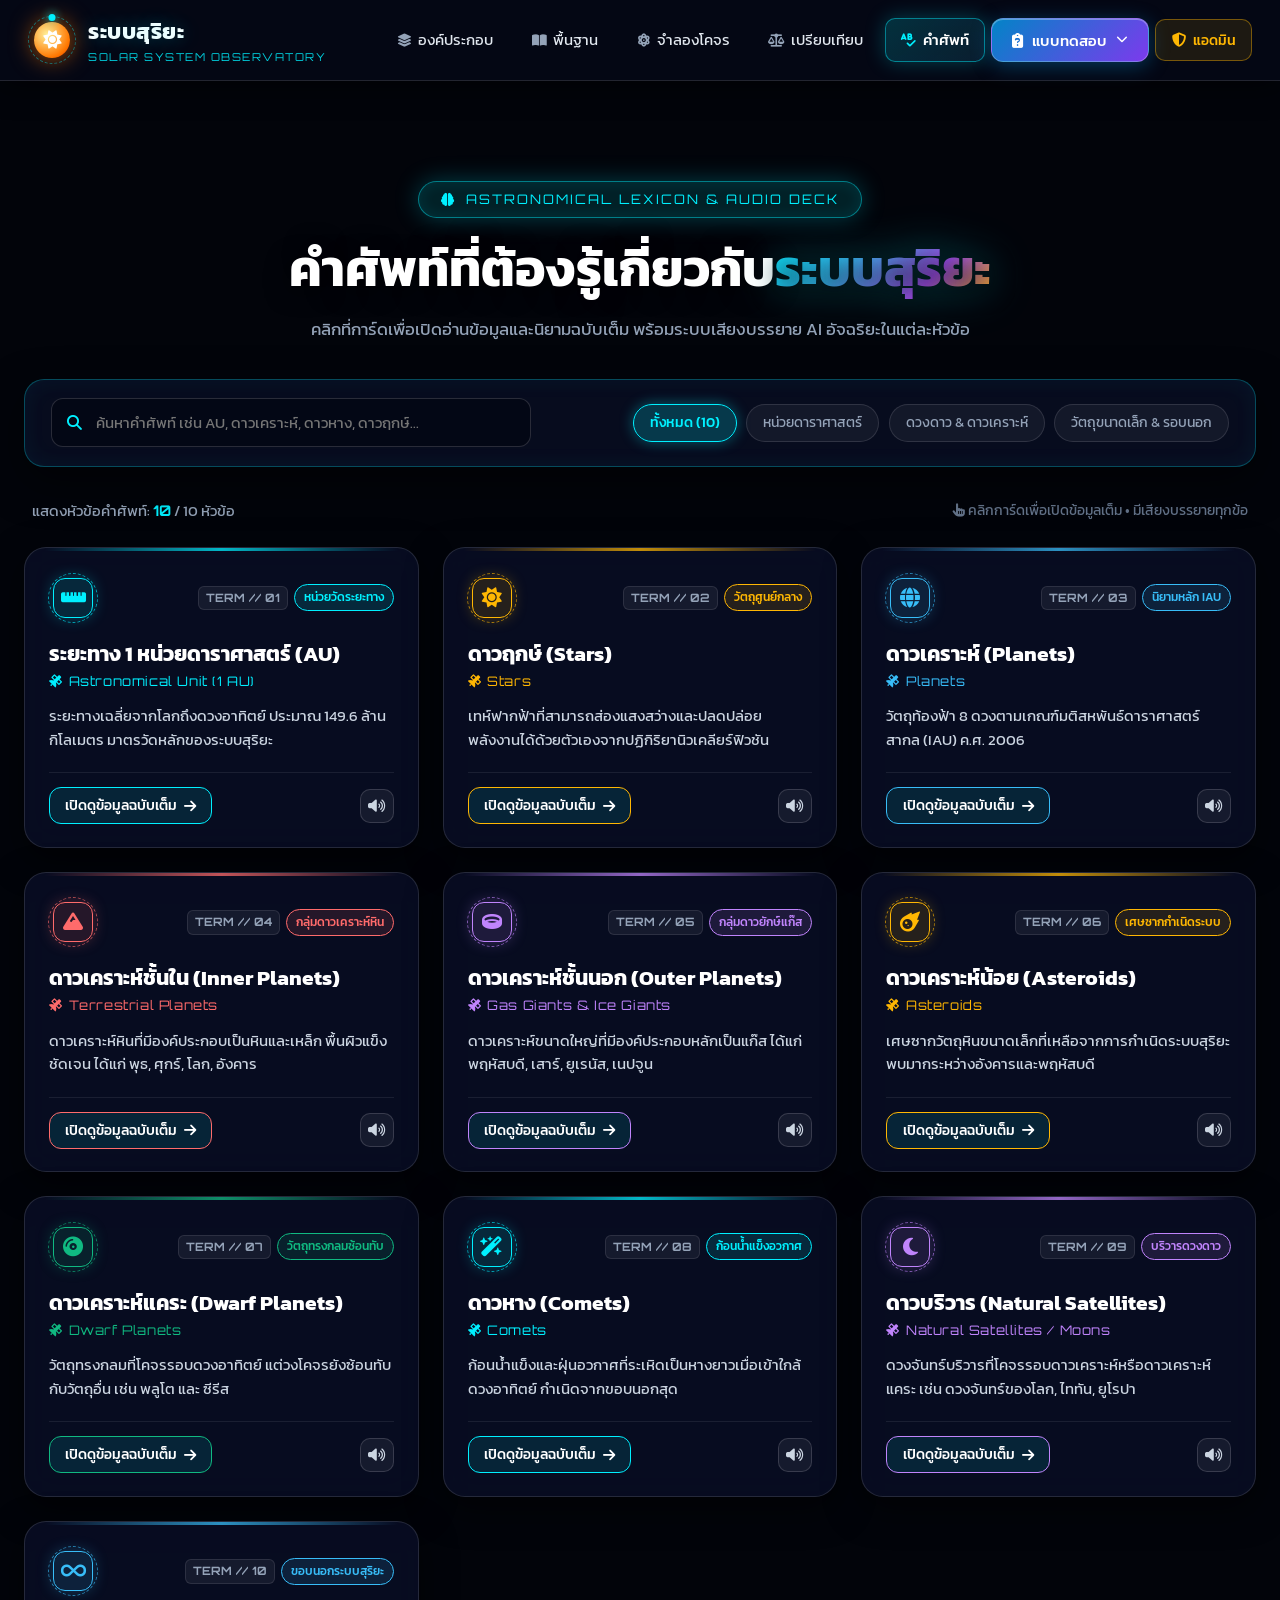
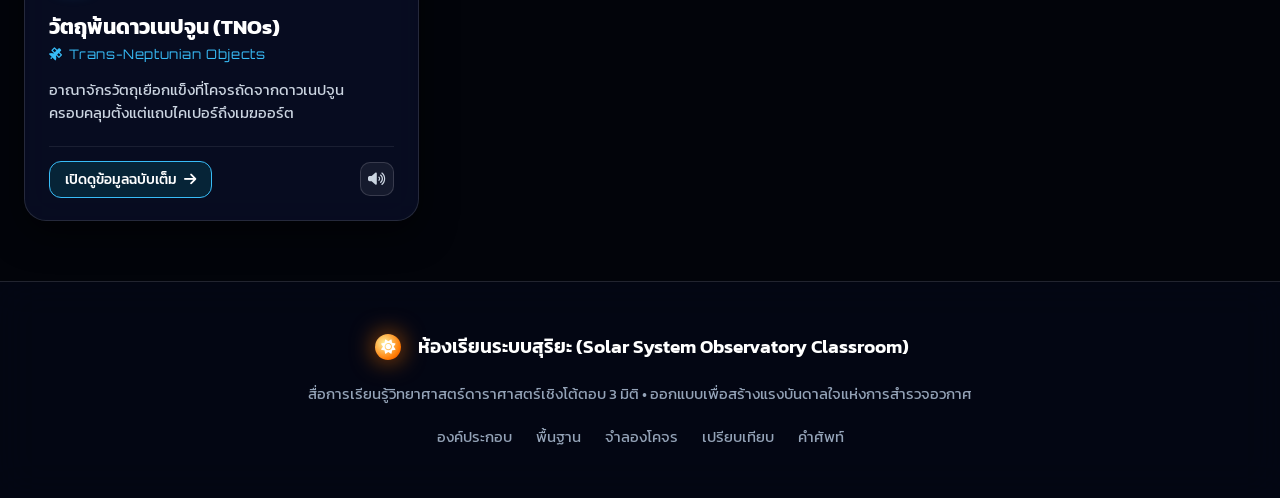
<file: d.html>
﻿<!DOCTYPE html>
<html lang="th">
<head>
  <meta charset="UTF-8">
  <meta name="viewport" content="width=device-width, initial-scale=1.0, viewport-fit=cover">
  <title>ห้องเรียนระบบสุริยะ - คำศัพท์ที่ต้องรู้เกี่ยวกับระบบสุริยะ (Glossary & Audio Deck)</title>
  <!-- Google Fonts: Kanit & Orbitron -->
  <link rel="preconnect" href="https://fonts.googleapis.com">
  <link rel="preconnect" href="https://fonts.gstatic.com" crossorigin>
  <link href="https://fonts.googleapis.com/css2?family=Kanit:ital,wght@0,200;0,300;0,400;0,500;0,600;0,700;1,300;1,400&family=Orbitron:wght@500;700;900&display=swap" rel="stylesheet">
  <!-- Font Awesome Icons -->
  <link rel="stylesheet" href="https://cdnjs.cloudflare.com/ajax/libs/font-awesome/6.5.1/css/all.min.css">
  <!-- Main Stylesheet -->
  <link rel="stylesheet" href="style.css?v=20">

  <style>
    /* ============================================================
       Custom Styles for Next-Gen Sci-Fi Glossary Deck (d.html)
       ============================================================ */
    :root {
      --neon-cyan: #00f0ff;
      --neon-blue: #38bdf8;
      --neon-purple: #c084fc;
      --neon-gold: #ffb703;
      --neon-red: #ff5e57;
      --neon-emerald: #10b981;
    }

    body {
      min-height: 100vh;
      display: flex;
      flex-direction: column;
      color: #e2e8f0;
      background-color: #02040a;
      overflow-x: hidden;
    }

    .main-wrapper {
      flex: 1 0 auto;
      max-width: 1360px;
      width: 100%;
      margin: 0 auto;
      padding: 100px 1.5rem 60px;
      position: relative;
      z-index: 5;
    }

    /* 1. Hero Banner Header */
    .glossary-hero {
      text-align: center;
      margin-bottom: 2.2rem;
      position: relative;
    }

    .hero-badge-pill {
      display: inline-flex;
      align-items: center;
      gap: 10px;
      padding: 7px 22px;
      background: rgba(0, 240, 255, 0.12);
      border: 1px solid rgba(0, 240, 255, 0.45);
      border-radius: 30px;
      color: var(--neon-cyan);
      font-family: 'Orbitron', monospace;
      font-size: 0.82rem;
      letter-spacing: 2px;
      margin-bottom: 1.1rem;
      box-shadow: 0 0 25px rgba(0, 240, 255, 0.25), inset 0 0 15px rgba(0, 240, 255, 0.1);
      animation: pulseGlow 3s infinite alternate ease-in-out;
    }

    @keyframes pulseGlow {
      0% { box-shadow: 0 0 15px rgba(0, 240, 255, 0.2), inset 0 0 8px rgba(0, 240, 255, 0.05); }
      100% { box-shadow: 0 0 32px rgba(0, 240, 255, 0.45), inset 0 0 18px rgba(0, 240, 255, 0.2); }
    }

    .hero-title-main {
      font-size: clamp(2.2rem, 4.5vw, 3.2rem);
      font-weight: 700;
      color: #ffffff;
      margin-bottom: 0.85rem;
      line-height: 1.25;
      text-shadow: 0 4px 25px rgba(0, 0, 0, 0.7);
    }

    .hero-title-main .gradient-text {
      background: linear-gradient(135deg, #00f0ff 0%, #38bdf8 35%, #a855f7 70%, #ffb703 100%);
      -webkit-background-clip: text;
      -webkit-text-fill-color: transparent;
      filter: drop-shadow(0 0 20px rgba(0, 240, 255, 0.3));
    }

    .hero-description-text {
      font-size: 1.08rem;
      color: #94a3b8;
      max-width: 820px;
      margin: 0 auto;
      line-height: 1.75;
    }

    /* Sound Waveform Visualization (Used in Modal Audio Controls) */
    .tts-waveform {
      display: flex;
      align-items: center;
      gap: 4px;
      height: 22px;
      padding: 0 4px;
    }

    .wave-bar {
      width: 3.5px;
      height: 5px;
      background: #00f0ff;
      border-radius: 2px;
      transition: height 0.15s ease;
      opacity: 0.4;
    }

    .modal-voice-controls.is-speaking .wave-bar {
      opacity: 1;
      animation: waveDance 0.9s infinite ease-in-out alternate;
    }

    .wave-bar:nth-child(1) { animation-delay: 0.1s; height: 12px; }
    .wave-bar:nth-child(2) { animation-delay: 0.25s; height: 20px; }
    .wave-bar:nth-child(3) { animation-delay: 0.4s; height: 15px; }
    .wave-bar:nth-child(4) { animation-delay: 0.15s; height: 18px; }
    .wave-bar:nth-child(5) { animation-delay: 0.3s; height: 10px; }

    @keyframes waveDance {
      0% { height: 4px; }
      100% { height: 22px; }
    }

    .voice-rate-badge {
      font-family: 'Orbitron', monospace;
      font-size: 0.8rem;
      background: rgba(0, 240, 255, 0.15);
      padding: 2px 7px;
      border-radius: 6px;
      color: #00f0ff;
    }

    /* 3. Search & Filter Toolbar */
    .toolbar-container {
      background: rgba(10, 16, 40, 0.72);
      border: 1px solid rgba(0, 240, 255, 0.28);
      border-radius: 20px;
      padding: 1.15rem 1.6rem;
      margin-bottom: 2rem;
      backdrop-filter: blur(16px);
      -webkit-backdrop-filter: blur(16px);
      box-shadow: 0 15px 40px rgba(0, 0, 0, 0.5), inset 0 0 25px rgba(0, 240, 255, 0.05);
      display: flex;
      flex-direction: column;
      gap: 1.2rem;
    }

    @media (min-width: 840px) {
      .toolbar-container {
        flex-direction: row;
        align-items: center;
        justify-content: space-between;
      }
    }

    .search-box-wrap {
      position: relative;
      flex: 1;
      max-width: 480px;
    }

    .search-input-field {
      width: 100%;
      padding: 0.75rem 1rem 0.75rem 2.8rem;
      background: rgba(3, 7, 20, 0.8);
      border: 1px solid rgba(255, 255, 255, 0.15);
      border-radius: 12px;
      color: #fff;
      font-family: 'Kanit', sans-serif;
      font-size: 0.95rem;
      transition: all 0.3s ease;
    }

    .search-input-field:focus {
      outline: none;
      border-color: #00f0ff;
      box-shadow: 0 0 18px rgba(0, 240, 255, 0.35);
      background: rgba(8, 16, 42, 0.95);
    }

    .search-input-icon {
      position: absolute;
      left: 1rem;
      top: 50%;
      transform: translateY(-50%);
      color: #00f0ff;
      font-size: 0.95rem;
      pointer-events: none;
    }

    .clear-search-btn {
      position: absolute;
      right: 0.8rem;
      top: 50%;
      transform: translateY(-50%);
      background: none;
      border: none;
      color: #64748b;
      cursor: pointer;
      font-size: 0.9rem;
      padding: 4px;
      display: none;
      transition: color 0.2s;
    }

    .clear-search-btn:hover {
      color: #ff5e57;
    }

    .filter-tags-wrap {
      display: flex;
      flex-wrap: wrap;
      gap: 0.6rem;
      align-items: center;
    }

    .filter-btn {
      background: rgba(255, 255, 255, 0.05);
      border: 1px solid rgba(255, 255, 255, 0.12);
      color: #94a3b8;
      padding: 0.45rem 1rem;
      border-radius: 20px;
      font-size: 0.88rem;
      cursor: pointer;
      font-family: 'Kanit', sans-serif;
      transition: all 0.25s ease;
    }

    .filter-btn:hover {
      border-color: rgba(0, 240, 255, 0.5);
      color: #fff;
      background: rgba(0, 240, 255, 0.1);
    }

    .filter-btn.active {
      background: rgba(0, 240, 255, 0.2);
      border-color: #00f0ff;
      color: #00f0ff;
      font-weight: 500;
      box-shadow: 0 0 14px rgba(0, 240, 255, 0.35);
    }

    /* Counter indicator */
    .results-count-bar {
      margin-bottom: 1.5rem;
      display: flex;
      align-items: center;
      justify-content: space-between;
      color: #94a3b8;
      font-size: 0.92rem;
      padding: 0 0.5rem;
    }

    .count-highlight {
      color: #00f0ff;
      font-family: 'Orbitron', monospace;
      font-weight: 700;
    }

    /* 4. Grid of Topic Preview Cards (การ์ดหัวข้อย่อกระชับ) */
    .vocab-grid {
      display: grid;
      grid-template-columns: 1fr;
      gap: 1.5rem;
    }

    @media (min-width: 680px) {
      .vocab-grid {
        grid-template-columns: repeat(2, 1fr);
      }
    }

    @media (min-width: 1100px) {
      .vocab-grid {
        grid-template-columns: repeat(3, 1fr);
      }
    }

    /* Next-Gen Sci-Fi Topic Preview Card */
    .topic-card {
      background: rgba(10, 16, 42, 0.72);
      border: 1px solid rgba(255, 255, 255, 0.12);
      border-radius: 22px;
      padding: 1.6rem 1.5rem 1.4rem;
      display: flex;
      flex-direction: column;
      position: relative;
      backdrop-filter: blur(16px);
      -webkit-backdrop-filter: blur(16px);
      transition: all 0.38s cubic-bezier(0.16, 1, 0.3, 1);
      box-shadow: 0 12px 35px rgba(0, 0, 0, 0.55);
      cursor: pointer;
      overflow: hidden;
      user-select: none;
    }

    /* Holographic Laser Beam */
    .topic-card .card-laser {
      position: absolute;
      top: -100%;
      left: 0;
      width: 100%;
      height: 35px;
      background: linear-gradient(180deg, transparent 0%, var(--card-accent-glow, rgba(0, 240, 255, 0.35)) 50%, transparent 100%);
      pointer-events: none;
      opacity: 0;
      transition: opacity 0.3s ease;
    }

    .topic-card:hover .card-laser {
      opacity: 0.85;
      animation: scanLaser 2s infinite ease-in-out;
    }

    @keyframes scanLaser {
      0% { top: -20%; }
      100% { top: 120%; }
    }

    /* Top Accent Line */
    .topic-card::before {
      content: '';
      position: absolute;
      top: 0;
      left: 0;
      width: 100%;
      height: 3px;
      background: linear-gradient(90deg, transparent 5%, var(--card-accent, #00f0ff) 50%, transparent 95%);
      opacity: 0.75;
      transition: all 0.3s ease;
    }

    /* HUD Corner Brackets */
    .topic-card .card-corner {
      position: absolute;
      width: 11px;
      height: 11px;
      border-color: var(--card-accent, #00f0ff);
      border-style: solid;
      pointer-events: none;
      opacity: 0.45;
      transition: all 0.3s ease;
    }
    .topic-card .c-corner-tl { top: 0; left: 0; border-width: 2.5px 0 0 2.5px; border-top-left-radius: 22px; }
    .topic-card .c-corner-tr { top: 0; right: 0; border-width: 2.5px 2.5px 0 0; border-top-right-radius: 22px; }
    .topic-card .c-corner-bl { bottom: 0; left: 0; border-width: 0 0 2.5px 2.5px; border-bottom-left-radius: 22px; }
    .topic-card .c-corner-br { bottom: 0; right: 0; border-width: 0 2.5px 2.5px 0; border-bottom-right-radius: 22px; }

    .topic-card:hover {
      transform: translateY(-8px) scale(1.015);
      border-color: var(--card-accent, #00f0ff);
      box-shadow: 0 20px 50px rgba(0, 0, 0, 0.75), 0 0 35px var(--card-accent-glow, rgba(0, 240, 255, 0.3));
    }

    .topic-card:hover::before {
      opacity: 1;
      height: 4.5px;
      box-shadow: 0 0 15px var(--card-accent, #00f0ff);
    }

    .topic-card:hover .card-corner {
      opacity: 1;
      transform: scale(1.18);
    }

    /* Speaking active state on card */
    .topic-card.is-card-speaking {
      border-color: #00f0ff !important;
      box-shadow: 0 0 40px rgba(0, 240, 255, 0.6) !important;
      background: rgba(14, 26, 68, 0.88);
      animation: speakingPulse 1.5s infinite alternate ease-in-out;
    }

    /* Card Header */
    .card-top-row {
      display: flex;
      align-items: center;
      justify-content: space-between;
      margin-bottom: 1.1rem;
    }

    .card-icon-container {
      position: relative;
      width: 48px;
      height: 48px;
      display: flex;
      align-items: center;
      justify-content: center;
      flex-shrink: 0;
    }

    .card-icon-orbit-ring {
      position: absolute;
      width: 50px;
      height: 50px;
      border: 1px dashed var(--card-accent, #00f0ff);
      border-radius: 50%;
      opacity: 0.65;
      animation: orbitRotate 12s linear infinite;
    }

    @keyframes orbitRotate {
      0% { transform: rotate(0deg); }
      100% { transform: rotate(360deg); }
    }

    .card-icon-orb {
      width: 40px;
      height: 40px;
      border-radius: 12px;
      background: var(--card-icon-bg, rgba(0, 240, 255, 0.12));
      border: 1px solid var(--card-accent, #00f0ff);
      display: flex;
      align-items: center;
      justify-content: center;
      color: var(--card-accent, #00f0ff);
      font-size: 1.25rem;
      box-shadow: 0 0 15px var(--card-accent-glow, rgba(0, 240, 255, 0.25));
      transition: transform 0.3s ease;
      z-index: 2;
    }

    .topic-card:hover .card-icon-orb {
      transform: scale(1.1) rotate(6deg);
    }

    .card-meta-wrap {
      display: flex;
      align-items: center;
      gap: 6px;
    }

    .card-id-pill {
      font-family: 'Orbitron', monospace;
      font-size: 0.72rem;
      font-weight: 700;
      color: #94a3b8;
      background: rgba(255, 255, 255, 0.06);
      padding: 2px 7px;
      border-radius: 6px;
      border: 1px solid rgba(255, 255, 255, 0.1);
    }

    .card-category-tag {
      font-size: 0.74rem;
      color: var(--card-accent, #00f0ff);
      background: var(--card-icon-bg, rgba(0, 240, 255, 0.1));
      padding: 3px 9px;
      border-radius: 15px;
      border: 1px solid var(--card-accent, #00f0ff);
      font-weight: 500;
    }

    .card-title-th {
      font-size: 1.3rem;
      font-weight: 700;
      color: #ffffff;
      margin-bottom: 0.2rem;
      line-height: 1.35;
    }

    .card-title-en {
      font-family: 'Orbitron', monospace;
      font-size: 0.82rem;
      color: var(--card-accent, #00f0ff);
      letter-spacing: 0.6px;
      margin-bottom: 0.85rem;
      display: flex;
      align-items: center;
      gap: 6px;
    }

    .card-preview-text {
      font-size: 0.92rem;
      color: #cbd5e1;
      line-height: 1.6;
      margin-bottom: 1.25rem;
      flex-grow: 1;
      display: -webkit-box;
      -webkit-line-clamp: 2;
      -webkit-box-orient: vertical;
      overflow: hidden;
    }

    /* Card Action Bar */
    .card-bottom-bar {
      display: flex;
      align-items: center;
      justify-content: space-between;
      gap: 8px;
      padding-top: 0.85rem;
      border-top: 1px solid rgba(255, 255, 255, 0.08);
      margin-top: auto;
    }

    .btn-open-detail {
      background: rgba(0, 240, 255, 0.1);
      border: 1px solid var(--card-accent, #00f0ff);
      color: #ffffff;
      padding: 0.45rem 0.95rem;
      border-radius: 12px;
      font-family: 'Kanit', sans-serif;
      font-size: 0.88rem;
      display: inline-flex;
      align-items: center;
      gap: 7px;
      cursor: pointer;
      transition: all 0.25s ease;
      font-weight: 500;
    }

    .btn-open-detail:hover {
      background: var(--card-accent, #00f0ff);
      color: #02040a;
      box-shadow: 0 0 15px var(--card-accent-glow, rgba(0, 240, 255, 0.4));
      transform: translateX(3px);
    }

    .btn-quick-voice {
      width: 34px;
      height: 34px;
      border-radius: 10px;
      background: rgba(255, 255, 255, 0.06);
      border: 1px solid rgba(255, 255, 255, 0.15);
      color: #cbd5e1;
      display: flex;
      align-items: center;
      justify-content: center;
      cursor: pointer;
      font-size: 0.88rem;
      transition: all 0.2s ease;
    }

    .btn-quick-voice:hover {
      border-color: #00f0ff;
      color: #00f0ff;
      background: rgba(0, 240, 255, 0.18);
      transform: scale(1.1);
    }

    .btn-quick-voice.active-playing {
      background: #00f0ff !important;
      color: #02040a !important;
      border-color: #00f0ff !important;
      box-shadow: 0 0 16px rgba(0, 240, 255, 0.7) !important;
    }

    /* Color Themes for Cards */
    .topic-card.theme-cyan {
      --card-accent: #00f0ff;
      --card-accent-glow: rgba(0, 240, 255, 0.28);
      --card-icon-bg: rgba(0, 240, 255, 0.12);
    }

    .topic-card.theme-gold {
      --card-accent: #ffb703;
      --card-accent-glow: rgba(255, 183, 3, 0.28);
      --card-icon-bg: rgba(255, 183, 3, 0.12);
    }

    .topic-card.theme-blue {
      --card-accent: #38bdf8;
      --card-accent-glow: rgba(56, 189, 248, 0.28);
      --card-icon-bg: rgba(56, 189, 248, 0.12);
    }

    .topic-card.theme-red {
      --card-accent: #ff6b6b;
      --card-accent-glow: rgba(255, 107, 107, 0.28);
      --card-icon-bg: rgba(255, 107, 107, 0.12);
    }

    .topic-card.theme-purple {
      --card-accent: #c084fc;
      --card-accent-glow: rgba(192, 132, 252, 0.28);
      --card-icon-bg: rgba(192, 132, 252, 0.12);
    }

    .topic-card.theme-emerald {
      --card-accent: #10b981;
      --card-accent-glow: rgba(16, 185, 129, 0.28);
      --card-icon-bg: rgba(16, 185, 129, 0.12);
    }

    /* ============================================================
       5. Holographic Full Detail Modal (หน้าต่างข้อมูลเต็ม)
       ============================================================ */
    .detail-modal-box {
      max-width: 820px;
      width: 95%;
      background: rgba(6, 11, 30, 0.95);
      border: 1px solid rgba(0, 240, 255, 0.55);
      border-radius: 26px;
      box-shadow: 0 25px 70px rgba(0, 0, 0, 0.9), 0 0 50px rgba(0, 240, 255, 0.35);
      padding: 2.2rem 2.2rem 1.8rem;
      position: relative;
      backdrop-filter: blur(25px);
      -webkit-backdrop-filter: blur(25px);
      color: #fff;
      overflow-y: auto;
      max-height: 90vh;
      animation: modalFadeIn 0.35s cubic-bezier(0.16, 1, 0.3, 1);
    }

    @keyframes modalFadeIn {
      0% { opacity: 0; transform: scale(0.92) translateY(20px); }
      100% { opacity: 1; transform: scale(1) translateY(0); }
    }

    .detail-modal-header {
      display: flex;
      align-items: flex-start;
      gap: 1.25rem;
      margin-bottom: 1.5rem;
      padding-bottom: 1.25rem;
      border-bottom: 1px solid rgba(255, 255, 255, 0.1);
    }

    .modal-icon-orb-large {
      width: 64px;
      height: 64px;
      border-radius: 18px;
      background: rgba(0, 240, 255, 0.15);
      border: 2px solid #00f0ff;
      display: flex;
      align-items: center;
      justify-content: center;
      font-size: 1.85rem;
      color: #00f0ff;
      box-shadow: 0 0 25px rgba(0, 240, 255, 0.4);
      flex-shrink: 0;
    }

    .modal-header-text {
      flex: 1;
    }

    .modal-tag-row {
      display: flex;
      align-items: center;
      gap: 8px;
      margin-bottom: 6px;
    }

    .modal-term-id {
      font-family: 'Orbitron', monospace;
      font-size: 0.78rem;
      font-weight: 700;
      color: #94a3b8;
      background: rgba(255, 255, 255, 0.08);
      padding: 3px 9px;
      border-radius: 6px;
      border: 1px solid rgba(255, 255, 255, 0.15);
    }

    .modal-category-pill {
      font-size: 0.78rem;
      color: #00f0ff;
      background: rgba(0, 240, 255, 0.12);
      padding: 3px 12px;
      border-radius: 20px;
      border: 1px solid #00f0ff;
      font-weight: 500;
    }

    .modal-topic-title-th {
      font-size: clamp(1.6rem, 3vw, 2.1rem);
      font-weight: 700;
      color: #fff;
      margin: 0;
      line-height: 1.25;
    }

    .modal-topic-title-en {
      font-family: 'Orbitron', monospace;
      font-size: 0.95rem;
      color: #00f0ff;
      margin-top: 4px;
      letter-spacing: 0.8px;
    }

    /* Modal Voice Player Bar */
    .modal-voice-controls {
      background: rgba(14, 24, 60, 0.8);
      border: 1px solid rgba(0, 240, 255, 0.35);
      border-radius: 16px;
      padding: 0.85rem 1.25rem;
      margin-bottom: 1.6rem;
      display: flex;
      align-items: center;
      justify-content: space-between;
      gap: 12px;
      flex-wrap: wrap;
      box-shadow: 0 0 20px rgba(0, 240, 255, 0.1);
    }

    .modal-voice-controls.is-speaking {
      border-color: #00f0ff;
      box-shadow: 0 0 30px rgba(0, 240, 255, 0.35);
    }

    .modal-voice-left {
      display: flex;
      align-items: center;
      gap: 12px;
    }

    .modal-voice-title {
      font-family: 'Orbitron', monospace;
      font-size: 0.8rem;
      color: #00f0ff;
      font-weight: 700;
      letter-spacing: 0.8px;
    }

    .modal-voice-btns {
      display: flex;
      align-items: center;
      gap: 8px;
    }

    .modal-speech-btn {
      background: rgba(0, 240, 255, 0.15);
      border: 1px solid #00f0ff;
      color: #00f0ff;
      padding: 0.45rem 1.1rem;
      border-radius: 20px;
      font-family: 'Kanit', sans-serif;
      font-size: 0.88rem;
      cursor: pointer;
      display: inline-flex;
      align-items: center;
      gap: 8px;
      transition: all 0.25s ease;
      font-weight: 500;
    }

    .modal-speech-btn:hover {
      background: #00f0ff;
      color: #02040a;
      box-shadow: 0 0 18px rgba(0, 240, 255, 0.5);
    }

    .modal-speech-btn.playing {
      background: #00f0ff;
      color: #02040a;
      box-shadow: 0 0 20px rgba(0, 240, 255, 0.7);
    }

    /* ปุ่มหยุดพูดสีแดงนีออน ชัดเจน */
    .modal-stop-btn {
      background: rgba(255, 94, 87, 0.18) !important;
      border: 1px solid #ff5e57 !important;
      color: #ff5e57 !important;
      padding: 0.45rem 1.1rem;
      border-radius: 20px;
      font-family: 'Kanit', sans-serif;
      font-size: 0.88rem;
      cursor: pointer;
      display: inline-flex;
      align-items: center;
      gap: 8px;
      transition: all 0.25s ease;
      font-weight: 500;
    }

    .modal-stop-btn:hover {
      background: #ff5e57 !important;
      color: #02040a !important;
      box-shadow: 0 0 20px rgba(255, 94, 87, 0.65) !important;
      transform: translateY(-2px);
    }

    /* ปุ่มปรับความเร็วเสียงใน Modal */
    .modal-speed-btn {
      background: rgba(255, 255, 255, 0.08);
      border: 1px solid rgba(0, 240, 255, 0.45);
      color: #00f0ff;
      padding: 0.45rem 1rem;
      border-radius: 20px;
      font-family: 'Kanit', sans-serif;
      font-size: 0.88rem;
      cursor: pointer;
      display: inline-flex;
      align-items: center;
      gap: 7px;
      transition: all 0.25s ease;
      font-weight: 500;
    }

    .modal-speed-btn:hover {
      background: rgba(0, 240, 255, 0.25);
      border-color: #00f0ff;
      box-shadow: 0 0 15px rgba(0, 240, 255, 0.4);
      transform: translateY(-2px);
    }

    /* Floating Quick Audio Stop Bar ลอยตัวมุมจอด้านล่าง */
    #floatingStopBar {
      position: fixed;
      bottom: 25px;
      left: 50%;
      transform: translateX(-50%) translateY(120px);
      background: rgba(8, 14, 38, 0.96);
      border: 1.5px solid #ff5e57;
      border-radius: 50px;
      padding: 10px 22px;
      box-shadow: 0 10px 40px rgba(0, 0, 0, 0.85), 0 0 30px rgba(255, 94, 87, 0.45);
      z-index: 1050;
      display: flex;
      align-items: center;
      gap: 16px;
      backdrop-filter: blur(20px);
      -webkit-backdrop-filter: blur(20px);
      transition: transform 0.4s cubic-bezier(0.16, 1, 0.3, 1), opacity 0.3s ease;
      opacity: 0;
      pointer-events: none;
    }

    #floatingStopBar.show-bar {
      transform: translateX(-50%) translateY(0);
      opacity: 1;
      pointer-events: auto;
    }

    .float-status-text {
      font-size: 0.92rem;
      color: #e2e8f0;
      white-space: nowrap;
      display: flex;
      align-items: center;
      gap: 8px;
    }

    .float-stop-btn {
      background: #ff5e57;
      color: #02040a;
      border: none;
      padding: 6px 18px;
      border-radius: 20px;
      font-family: 'Kanit', sans-serif;
      font-weight: 600;
      font-size: 0.9rem;
      cursor: pointer;
      display: inline-flex;
      align-items: center;
      gap: 7px;
      box-shadow: 0 0 15px rgba(255, 94, 87, 0.6);
      transition: all 0.2s ease;
    }

    .float-stop-btn:hover {
      background: #ffffff;
      color: #ff5e57;
      box-shadow: 0 0 25px rgba(255, 94, 87, 0.9);
      transform: scale(1.06);
    }

    /* Modal Content Layout */
    .detail-body-container {
      display: flex;
      flex-direction: column;
      gap: 1.25rem;
      margin-bottom: 1.75rem;
    }

    .detail-section-card {
      background: rgba(255, 255, 255, 0.035);
      border: 1px solid rgba(255, 255, 255, 0.1);
      border-radius: 16px;
      padding: 1.25rem 1.4rem;
    }

    .detail-section-title {
      font-size: 1.05rem;
      font-weight: 600;
      color: #00f0ff;
      margin-bottom: 0.75rem;
      display: flex;
      align-items: center;
      gap: 8px;
    }

    .detail-text-content {
      font-size: 1.02rem;
      color: #e2e8f0;
      line-height: 1.8;
    }

    /* Points list inside modal */
    .modal-points-list {
      list-style: none;
      padding: 0;
      margin: 0.75rem 0 0;
      display: flex;
      flex-direction: column;
      gap: 0.65rem;
    }

    .modal-point-item {
      display: flex;
      align-items: flex-start;
      gap: 10px;
      font-size: 0.98rem;
      color: #e2e8f0;
      background: rgba(255, 255, 255, 0.04);
      padding: 10px 14px;
      border-radius: 12px;
      border-left: 3.5px solid #00f0ff;
    }

    .modal-point-num {
      font-family: 'Orbitron', monospace;
      font-weight: 700;
      color: #00f0ff;
      font-size: 0.85rem;
      flex-shrink: 0;
      padding-top: 1px;
    }

    /* Cosmic highlight note */
    .detail-fact-card {
      background: rgba(0, 240, 255, 0.06);
      border: 1px dashed rgba(0, 240, 255, 0.35);
      border-radius: 14px;
      padding: 0.95rem 1.2rem;
      display: flex;
      align-items: center;
      gap: 10px;
      font-size: 0.92rem;
      color: #bae6fd;
    }

    .detail-fact-card i {
      color: #00f0ff;
      font-size: 1.15rem;
      flex-shrink: 0;
    }

    /* Modal Navigation & Tools Bottom Bar */
    .modal-bottom-actions {
      display: flex;
      align-items: center;
      justify-content: space-between;
      gap: 10px;
      padding-top: 1.25rem;
      border-top: 1px solid rgba(255, 255, 255, 0.1);
      flex-wrap: wrap;
    }

    .modal-nav-btns-group {
      display: flex;
      align-items: center;
      gap: 8px;
    }

    .modal-nav-btn {
      background: rgba(255, 255, 255, 0.06);
      border: 1px solid rgba(255, 255, 255, 0.15);
      color: #ffffff;
      padding: 0.45rem 1rem;
      border-radius: 12px;
      font-family: 'Kanit', sans-serif;
      font-size: 0.88rem;
      cursor: pointer;
      display: inline-flex;
      align-items: center;
      gap: 6px;
      transition: all 0.2s ease;
    }

    .modal-nav-btn:hover {
      border-color: #00f0ff;
      color: #00f0ff;
      background: rgba(0, 240, 255, 0.15);
    }

    /* Highlight badge inside text */
    .highlight-badge {
      display: inline-block;
      padding: 3px 9px;
      border-radius: 7px;
      font-weight: 600;
      color: #ffffff;
      background: rgba(0, 240, 255, 0.18);
      border: 1px solid rgba(0, 240, 255, 0.45);
      font-family: 'Orbitron', monospace;
      letter-spacing: 0.6px;
      box-shadow: 0 0 10px rgba(0, 240, 255, 0.2);
    }

    /* Toast Notification for Copy/Audio */
    #glossaryToast {
      position: fixed;
      bottom: 30px;
      right: 30px;
      background: rgba(8, 14, 38, 0.95);
      border: 1px solid #00f0ff;
      color: #fff;
      padding: 12px 24px;
      border-radius: 14px;
      box-shadow: 0 10px 30px rgba(0, 0, 0, 0.7), 0 0 25px rgba(0, 240, 255, 0.4);
      z-index: 1000;
      font-family: 'Kanit', sans-serif;
      display: flex;
      align-items: center;
      gap: 10px;
      transform: translateY(100px);
      opacity: 0;
      transition: all 0.3s cubic-bezier(0.16, 1, 0.3, 1);
      pointer-events: none;
    }

    #glossaryToast.show {
      transform: translateY(0);
      opacity: 1;
    }

    /* Empty search result */
    .empty-search-state {
      grid-column: 1 / -1;
      text-align: center;
      padding: 4.5rem 1rem;
      background: rgba(10, 16, 40, 0.55);
      border: 1px dashed rgba(255, 255, 255, 0.18);
      border-radius: 22px;
      display: none;
    }

    .empty-search-state i {
      font-size: 3.2rem;
      color: #64748b;
      margin-bottom: 1rem;
    }

    .empty-search-state h3 {
      font-size: 1.35rem;
      color: #fff;
      margin-bottom: 0.5rem;
    }

    .empty-search-state p {
      color: #94a3b8;
    }

    /* Mobile & Tablet Responsiveness for d.html Body */
    @media (max-width: 768px) {
      .dict-container {
        padding: 0 12px 30px;
        margin-top: 85px;
      }
      .toolbar-container {
        padding: 1rem 1.1rem;
        border-radius: 16px;
        gap: 1rem;
      }
      .search-box-wrap {
        max-width: 100%;
        width: 100%;
      }
      .topic-card {
        padding: 1.25rem 1.1rem;
        border-radius: 18px;
      }
      .card-title-th {
        font-size: 1.25rem;
      }
      .card-desc-snippet {
        font-size: 0.88rem;
      }
      .modal-box {
        padding: 1.4rem 1rem 1.2rem;
        border-radius: 18px;
      }
    }

    @media (max-width: 480px) {
      .hero-title-main {
        font-size: clamp(1.6rem, 6vw, 2.2rem);
      }
      .hero-description-text {
        font-size: 0.9rem;
      }
      .filter-chips-row {
        gap: 6px;
      }
      .filter-chip {
        padding: 6px 12px;
        font-size: 0.8rem;
      }
      .search-input-field {
        font-size: 16px !important;
      }
    }

    /* Footer adjustments */
    .footer {
      margin-top: auto;
      width: 100%;
    }
  </style>
</head>
<body>

  <!-- พื้นหลังอวกาศ (Space Canvas) และแสงออร่า -->
  <canvas id="space-canvas"></canvas>
  <div class="cosmic-aura aura-1"></div>
  <div class="cosmic-aura aura-2"></div>
  <div class="cosmic-aura aura-3"></div>

  <!-- แถบนำทาง (Navbar) ที่ตรงตามมาตรฐานของทุกหน้า -->
  <header class="header">
    <nav class="navbar" id="navbar">
      <!-- ซ้ายสุด: โลโก้แบรนด์ -->
      <a href="index.html" class="brand">
        <div class="brand-orbit-ring">
          <div class="brand-planet-dot"></div>
          <div class="brand-icon">
            <i class="fa-solid fa-sun"></i>
          </div>
        </div>
        <div class="brand-text">
          <span class="brand-main">ระบบสุริยะ</span>
          <span class="brand-sub">SOLAR SYSTEM OBSERVATORY</span>
        </div>
      </a>

      <!-- ปุ่มเปิดปิดเมนูสำหรับมือถือ -->
      <button class="mobile-toggle" id="mobileToggle" aria-label="เมนู">
        <i class="fa-solid fa-bars"></i>
      </button>

      <!-- เมนูนำทาง -->
      <div class="nav-menu" id="navMenu">
        <ul class="nav-list">
          <li class="nav-item">
            <a href="index.html#elements" class="nav-link">
              <i class="fa-solid fa-layer-group"></i> องค์ประกอบ
            </a>
          </li>
          <li class="nav-item">
            <a href="a.html" class="nav-link">
              <i class="fa-solid fa-book-open"></i> พื้นฐาน
            </a>
          </li>
          <li class="nav-item">
            <a href="b.html" class="nav-link">
              <i class="fa-solid fa-atom"></i> จำลองโคจร
            </a>
          </li>
          <li class="nav-item">
            <a href="c.html" class="nav-link">
              <i class="fa-solid fa-scale-balanced"></i> เปรียบเทียบ
            </a>
          </li>
          <li class="nav-item">
            <a href="d.html" class="nav-link active">
              <i class="fa-solid fa-spell-check"></i> คำศัพท์
            </a>
          </li>
          
          <!-- เมนูดรอปดาวน์ แบบทดสอบ -->
          <li class="nav-item dropdown" id="quizDropdown">
            <button class="dropdown-trigger" id="dropdownTrigger" aria-expanded="false">
              <i class="fa-solid fa-clipboard-question"></i> แบบทดสอบ
              <i class="fa-solid fa-chevron-down arrow-icon"></i>
            </button>
            <ul class="dropdown-menu" id="dropdownMenu">
              <li>
                <a href="1.html" class="dropdown-item" data-quiz="pre">
                  <span class="drop-badge">01</span>
                  <span class="drop-text">ก่อนเรียน</span>
                  <i class="fa-solid fa-arrow-right drop-arrow"></i>
                </a>
              </li>
              <li>
                <a href="2.html" class="dropdown-item" data-quiz="post">
                  <span class="drop-badge">02</span>
                  <span class="drop-text">หลังเรียน</span>
                  <i class="fa-solid fa-arrow-right drop-arrow"></i>
                </a>
              </li>
              <li>
                <a href="3.html" class="dropdown-item" data-quiz="act1">
                  <span class="drop-badge">03</span>
                  <span class="drop-text">กิจกรรม 1</span>
                  <i class="fa-solid fa-arrow-right drop-arrow"></i>
                </a>
              </li>
              <li>
                <a href="4.html" class="dropdown-item" data-quiz="act2">
                  <span class="drop-badge">04</span>
                  <span class="drop-text">กิจกรรม 2</span>
                  <i class="fa-solid fa-arrow-right drop-arrow"></i>
                </a>
              </li>
              <li class="dropdown-divider" style="margin: 6px 0; border-top: 1px solid rgba(255, 255, 255, 0.12);"></li>
              <li>
                <a href="javascript:void(0)" class="dropdown-item admin-dropdown-item" onclick="openAdminModal();">
                  <span class="drop-badge" style="background: rgba(0, 240, 255, 0.2);"><i class="fa-solid fa-shield-halved"></i></span>
                  <span class="drop-text" style="font-weight: 600; color: var(--neon-cyan);">ศูนย์แอดมิน (คะแนน 1-4)</span>
                  <i class="fa-solid fa-lock drop-arrow"></i>
                </a>
              </li>
            </ul>
          </li>
          <!-- ปุ่มศูนย์แอดมิน -->
          <li class="nav-item admin-nav-item">
            <button class="admin-nav-btn" id="openAdminNavBtn" onclick="openAdminModal();" title="ศูนย์ควบคุมแอดมิน / ดูคะแนน 1, 2, 3, 4 (Alt+A)">
              <i class="fa-solid fa-shield-halved"></i>
              <span>แอดมิน</span>
            </button>
          </li>
        </ul>
      </div>
    </nav>
  </header>

  <!-- เนื้อหาหลัก (Main Content) -->
  <main class="main-wrapper">
    
    <!-- Hero Banner -->
    <div class="glossary-hero">
      <div class="hero-badge-pill">
        <i class="fa-solid fa-brain"></i> ASTRONOMICAL LEXICON & AUDIO DECK
      </div>
      <h1 class="hero-title-main">
        คำศัพท์ที่ต้องรู้เกี่ยวกับ<span class="gradient-text">ระบบสุริยะ</span>
      </h1>
      <p class="hero-description-text">
        คลิกที่การ์ดเพื่อเปิดอ่านข้อมูลและนิยามฉบับเต็ม พร้อมระบบเสียงบรรยาย AI อัจฉริยะในแต่ละหัวข้อ
      </p>
    </div>

    <!-- Search & Filter Toolbar -->
    <div class="toolbar-container">
      <div class="search-box-wrap">
        <i class="fa-solid fa-magnifying-glass search-input-icon"></i>
        <input 
          type="text" 
          id="glossarySearchInput" 
          class="search-input-field" 
          placeholder="ค้นหาคำศัพท์ เช่น AU, ดาวเคราะห์, ดาวหาง, ดาวฤกษ์..."
          autocomplete="off"
        >
        <button id="clearSearchBtn" class="clear-search-btn" title="ล้างการค้นหา">
          <i class="fa-solid fa-xmark"></i>
        </button>
      </div>

      <div class="filter-tags-wrap" id="filterTagsWrap">
        <button class="filter-btn active" data-filter="all">ทั้งหมด (10)</button>
        <button class="filter-btn" data-filter="unit">หน่วยดาราศาสตร์</button>
        <button class="filter-btn" data-filter="stars-planets">ดวงดาว & ดาวเคราะห์</button>
        <button class="filter-btn" data-filter="minor-objects">วัตถุขนาดเล็ก & รอบนอก</button>
      </div>
    </div>

    <!-- Results Count Bar -->
    <div class="results-count-bar">
      <div>
        แสดงหัวข้อคำศัพท์: <span class="count-highlight" id="shownCount">10</span> / 10 หัวข้อ
      </div>
      <div style="font-size: 0.85rem; color: #64748b;">
        <i class="fa-solid fa-hand-pointer"></i> คลิกการ์ดเพื่อเปิดข้อมูลเต็ม • มีเสียงบรรยายทุกข้อ
      </div>
    </div>

    <!-- 10 Sci-Fi Topic Preview Cards Grid -->
    <div class="vocab-grid" id="vocabGrid">
      <!-- สร้างผ่าน JavaScript จากฐานข้อมูล DataBank อัตโนมัติ เพื่อการจัดสรรข้อมูลที่แม่นยำและยืดหยุ่น -->
    </div>

    <!-- เมื่อค้นหาไม่พบข้อมูล (Empty State) -->
    <div class="empty-search-state" id="emptySearchState">
      <i class="fa-solid fa-satellite-dish"></i>
      <h3>ไม่พบคำศัพท์ที่ตรงกับการค้นหา</h3>
      <p>ลองค้นหาด้วยคำอื่น เช่น "AU", "ดาวเคราะห์", "ดาวหาง" หรือกดปุ่ม "ทั้งหมด"</p>
    </div>

  </main>

  <!-- ============================================================
       Holographic Full Detail Modal (หน้าต่างข้อมูลเต็มเมื่อคลิกหัวข้อ)
       ============================================================ -->
  <div class="modal-overlay" id="detailModal" aria-hidden="true" role="dialog">
    <div class="detail-modal-box">
      <!-- Sci-Fi HUD Corner Brackets -->
      <span class="hud-corner corner-tl"></span>
      <span class="hud-corner corner-tr"></span>
      <span class="hud-corner corner-bl"></span>
      <span class="hud-corner corner-br"></span>

      <button class="modal-close" id="detailModalCloseBtn" aria-label="ปิดหน้าต่าง">
        <i class="fa-solid fa-xmark"></i>
      </button>

      <!-- ส่วนหัวของหน้าต่างข้อมูลเต็ม -->
      <div class="detail-modal-header">
        <div class="modal-icon-orb-large" id="modalIconOrb">
          <i class="fa-solid fa-star" id="modalIcon"></i>
        </div>
        <div class="modal-header-text">
          <div class="modal-tag-row">
            <span class="modal-term-id" id="modalTermId">TERM // 01</span>
            <span class="modal-category-pill" id="modalCategoryPill">หมวดหมู่</span>
          </div>
          <h2 class="modal-topic-title-th" id="modalTitleTh">ชื่อหัวข้อคำศัพท์</h2>
          <div class="modal-topic-title-en" id="modalTitleEn">English Term Title</div>
        </div>
      </div>

      <!-- แผงเครื่องเล่นเสียงบรรยาย AI ภายใน Modal -->
      <div class="modal-voice-controls" id="modalVoiceControls">
        <div class="modal-voice-left">
          <button class="modal-speech-btn" id="modalSpeechBtn">
            <i class="fa-solid fa-volume-high" id="modalSpeechIcon"></i>
            <span id="modalSpeechText">ฟังเสียงบรรยาย</span>
          </button>
          <button class="modal-speech-btn modal-stop-btn" id="modalStopSpeechBtn" title="หยุดเสียงพูดทันที">
            <i class="fa-solid fa-stop"></i>
            <span>หยุดพูด</span>
          </button>
          <button class="modal-speed-btn" id="modalSpeedBtn" title="ปรับความเร็วการอ่าน">
            <i class="fa-solid fa-gauge-high"></i>
            <span id="modalSpeedText">1.0x</span>
          </button>
          <div class="tts-waveform">
            <span class="wave-bar"></span>
            <span class="wave-bar"></span>
            <span class="wave-bar"></span>
            <span class="wave-bar"></span>
            <span class="wave-bar"></span>
          </div>
        </div>
        <div class="modal-voice-title" id="modalVoiceStatus">AI AUDIO NARRATOR READY</div>
      </div>

      <!-- เนื้อหาข้อมูลเต็ม -->
      <div class="detail-body-container">
        
        <!-- กล่องนิยามหลัก -->
        <div class="detail-section-card">
          <div class="detail-section-title">
            <i class="fa-solid fa-book-bookmark"></i> คำจำกัดความและนิยามสำคัญ
          </div>
          <div class="detail-text-content" id="modalDefinitionText">
            -
          </div>
        </div>

        <!-- กล่องคุณสมบัติและข้อกำหนดเพิ่มเติม -->
        <div class="detail-section-card" id="modalExtraSection">
          <div class="detail-section-title" id="modalExtraTitle">
            <i class="fa-solid fa-list-check"></i> คุณสมบัติและรายละเอียดเพิ่มเติม
          </div>
          <div id="modalExtraContent">
            -
          </div>
        </div>

        <!-- กล่องเกร็ดดาราศาสตร์ -->
        <div class="detail-fact-card" id="modalFactCard">
          <i class="fa-solid fa-lightbulb"></i>
          <span id="modalFactText">-</span>
        </div>

      </div>

      <!-- ส่วนล่าง: นำทางระหว่างหัวข้อ และปุ่มคัดลอก -->
      <div class="modal-bottom-actions">
        <div class="modal-nav-btns-group">
          <button class="modal-nav-btn" id="modalPrevBtn">
            <i class="fa-solid fa-chevron-left"></i> หัวข้อก่อนหน้า
          </button>
          <button class="modal-nav-btn" id="modalNextBtn">
            หัวข้อถัดไป <i class="fa-solid fa-chevron-right"></i>
          </button>
        </div>

        <button class="modal-nav-btn" id="modalCopyBtn" style="border-color:#00f0ff;color:#00f0ff;">
          <i class="fa-regular fa-copy"></i> คัดลอกข้อมูล
        </button>
      </div>

    </div>
  </div>

  <!-- โมดอลแบบทดสอบ (Quiz & Activities Modal เพื่อรองรับเมนู Navbar) -->
  <div class="modal-overlay" id="quizModal" aria-hidden="true" role="dialog">
    <div class="modal-box quiz-modal-box">
      <!-- Sci-Fi HUD Corner Brackets -->
      <span class="hud-corner corner-tl"></span>
      <span class="hud-corner corner-tr"></span>
      <span class="hud-corner corner-bl"></span>
      <span class="hud-corner corner-br"></span>

      <button class="modal-close" id="quizModalCloseBtn" aria-label="ปิดหน้าต่าง">
        <i class="fa-solid fa-xmark"></i>
      </button>

      <div class="quiz-container">
        <div class="quiz-header">
          <div class="quiz-type-badge" id="quizBadge">แบบทดสอบ</div>
          <h2 class="quiz-title" id="quizTitle">หัวข้อแบบทดสอบ</h2>
          <p class="quiz-desc" id="quizDesc">คำชี้แจงในการทำแบบทดสอบ</p>
        </div>

        <div class="quiz-body" id="quizQuestionsContainer">
          <!-- คำถามแทรกด้วย JavaScript -->
        </div>

        <div class="quiz-footer" id="quizFooter">
          <button class="quiz-submit-btn" id="quizSubmitBtn">
            <i class="fa-solid fa-paper-plane"></i> ส่งคำตอบและประเมินผล
          </button>
          <div class="quiz-score-result" id="quizScoreResult" style="display: none;"></div>
        </div>
      </div>
    </div>
  </div>

  <!-- Floating Quick Audio Stop Bar (แถบลอยหยุดพูดทุกที่บนหน้าจอ) -->
  <div id="floatingStopBar">
    <div class="float-status-text">
      <i class="fa-solid fa-waveform-lines fa-fade" style="color:#00f0ff;"></i>
      <span id="floatStatusText">กำลังบรรยายเสียง...</span>
    </div>
    <button class="float-stop-btn" id="floatStopBtn" title="หยุดเสียงพูดทันที">
      <i class="fa-solid fa-stop"></i>
      <span>หยุดพูด</span>
    </button>
  </div>

  <!-- Toast Notification Message -->
  <div id="glossaryToast">
    <i class="fa-solid fa-circle-check" style="color: #00f0ff; font-size: 1.2rem;"></i>
    <span id="glossaryToastText">คัดลอกข้อความสำเร็จ</span>
  </div>

  <!-- ส่วนท้ายเว็บ (Footer) เหมือน index.html -->
  <footer class="footer">
    <div class="footer-container">
      <div class="footer-brand">
        <div class="brand-orbit-ring" style="width:34px;height:34px;">
          <div class="brand-icon" style="width:26px;height:26px;font-size:0.9rem;">
            <i class="fa-solid fa-sun"></i>
          </div>
        </div>
        <span>ห้องเรียนระบบสุริยะ (Solar System Observatory Classroom)</span>
      </div>
      <p class="footer-copy">
        สื่อการเรียนรู้วิทยาศาสตร์ดาราศาสตร์เชิงโต้ตอบ 3 มิติ • ออกแบบเพื่อสร้างแรงบันดาลใจแห่งการสำรวจอวกาศ
      </p>
      <div class="footer-nav">
        <a href="index.html#elements">องค์ประกอบ</a>
        <a href="a.html">พื้นฐาน</a>
        <a href="b.html">จำลองโคจร</a>
        <a href="c.html">เปรียบเทียบ</a>
        <a href="d.html">คำศัพท์</a>
      </div>
    </div>
  </footer>

  <!-- สคริปต์หลักและระบบแบบทดสอบ -->
  <script src="script.js?v=3"></script>

  <!-- สคริปต์ระบบคำศัพท์, Modal ข้อมูลเต็ม, เสียงบรรยาย AI, ตัวกรอง และเสียง SFX -->
  <script>
    document.addEventListener('DOMContentLoaded', () => {

      /* ============================================================
         1. ฐานข้อมูลคำศัพท์ดาราศาสตร์ (Astronomical Glossary Database)
         ============================================================ */
      const glossaryData = [
        {
          id: 1,
          termCode: 'TERM // 01',
          category: 'unit',
          categoryName: 'หน่วยวัดระยะทาง',
          theme: 'theme-cyan',
          icon: 'fa-ruler-horizontal',
          titleTh: 'ระยะทาง 1 หน่วยดาราศาสตร์ (AU)',
          titleEn: 'Astronomical Unit (1 AU)',
          preview: 'ระยะทางเฉลี่ยจากโลกถึงดวงอาทิตย์ ประมาณ 149.6 ล้านกิโลเมตร มาตรวัดหลักของระบบสุริยะ',
          definition: 'มีค่าเท่ากับ <span class="highlight-badge">149,597,870.7 กิโลเมตร</span> เป็นค่าที่อ้างอิงจากระยะทางเฉลี่ยจากโลกถึงดวงอาทิตย์ นิยมใช้ในการบอกระยะทางดาราศาสตร์',
          extraTitle: '<i class="fa-solid fa-circle-info"></i> ความสำคัญและการใช้งาน',
          extraContent: `
            <div class="detail-text-content">
              เนื่องจากระยะทางในอวกาศมีขนาดมหึมา การบอกระยะทางเป็นกิโลเมตรจะทำให้ตัวเลขยาวเกินไป นักดาราศาสตร์จึงกำหนดให้ 1 AU เป็นหน่วยมาตรฐานในการบอกระยะห่างของดาวเคราะห์และวัตถุต่างๆ ภายในระบบสุริยะ
            </div>
          `,
          fact: 'แสงจากดวงอาทิตย์ใช้เวลาเดินทางข้ามระยะทาง 1 AU มาถึงโลกประมาณ 8 นาที 20 วินาที',
          speechText: 'ระยะทาง 1 หน่วยดาราศาสตร์ หรือ 1 AU มีค่าเท่ากับ 149,597,870.7 กิโลเมตร เป็นค่าที่อ้างอิงจากระยะทางเฉลี่ยจากโลกถึงดวงอาทิตย์ นิยมใช้ในการบอกระยะทางดาราศาสตร์'
        },
        {
          id: 2,
          termCode: 'TERM // 02',
          category: 'stars-planets',
          categoryName: 'วัตถุศูนย์กลาง',
          theme: 'theme-gold',
          icon: 'fa-sun',
          titleTh: 'ดาวฤกษ์ (Stars)',
          titleEn: 'Stars',
          preview: 'เทห์ฟากฟ้าที่สามารถส่องแสงสว่างและปลดปล่อยพลังงานได้ด้วยตัวเองจากปฏิกิริยานิวเคลียร์ฟิวชัน',
          definition: 'คือ <span style="color:#ffb703;font-weight:600;">ดาวที่ส่องแสงได้ด้วยตัวเองจากปฏิกิริยานิวเคลียร์ฟิวชัน</span> (Nuclear Fusion) ที่แกนกลาง ซึ่งหลอมอะตอมของไฮโดรเจนให้กลายเป็นฮีเลียม ปลดปล่อยความร้อนและรังสีออกมาอย่างมหาศาล',
          extraTitle: '<i class="fa-solid fa-atom"></i> บทบาทในระบบสุริยะ',
          extraContent: `
            <div class="detail-text-content">
              ดวงอาทิตย์ (The Sun) เป็นดาวฤกษ์เพียงดวงเดียวในระบบสุริยะ มีมวลคิดเป็น 99.86% ของมวลสารทั้งหมดในระบบสุริยะ และมีแรงโน้มถ่วงมหาศาลคอยยึดเหนี่ยวให้ดาวเคราะห์ทุกดวงโคจรอยู่โดยรอบ
            </div>
          `,
          fact: 'ดวงอาทิตย์เป็นดาวฤกษ์ชนิดดาวยักษ์แคระเหลือง (Yellow Dwarf) มีอุณหภูมิพื้นผิวประมาณ 5,500 องศาเซลเซียส',
          speechText: 'ดาวฤกษ์ คือ ดาวที่ส่องแสงได้ด้วยตัวเองจากปฏิกิริยานิวเคลียร์ฟิวชัน เช่น ดวงอาทิตย์ศูนย์กลางของระบบสุริยะ'
        },
        {
          id: 3,
          termCode: 'TERM // 03',
          category: 'stars-planets',
          categoryName: 'นิยามหลัก IAU',
          theme: 'theme-blue',
          icon: 'fa-globe',
          titleTh: 'ดาวเคราะห์ (Planets)',
          titleEn: 'Planets',
          preview: 'วัตถุท้องฟ้า 8 ดวงตามเกณฑ์มติสหพันธ์ดาราศาสตร์สากล (IAU) ค.ศ. 2006',
          definition: 'คือ วัตถุที่สหพันธ์ดาราศาสตร์สากล (IAU) กำหนดในปี ค.ศ. 2006 ให้มีคุณสมบัติครบทั้ง 3 ประการดังต่อไปนี้:',
          extraTitle: '<i class="fa-solid fa-list-check"></i> คุณสมบัติ 3 ประการของดาวเคราะห์ (IAU Definition)',
          extraContent: `
            <ul class="modal-points-list">
              <li class="modal-point-item">
                <span class="modal-point-num">01.</span>
                <span><strong>โคจรรอบดาวฤกษ์</strong> (ในระบบสุริยะคือโคจรรอบดวงอาทิตย์ และไม่เป็นดาวบริวารของวัตถุอื่น)</span>
              </li>
              <li class="modal-point-item">
                <span class="modal-point-num">02.</span>
                <span><strong>มีมวลมากพอ</strong> จนแรงโน้มถ่วงทำให้วัตถุดังกล่าวมีสัณฐานเป็นทรงกลมหรือเกือบกลม (Hydrostatic equilibrium)</span>
              </li>
              <li class="modal-point-item">
                <span class="modal-point-num">03.</span>
                <span><strong>ทำให้บริเวณวงโคจรของมันปราศจากวัตถุอื่นที่มีขนาดใกล้เคียงกัน</strong> (Clearing the neighborhood around its orbit)</span>
              </li>
            </ul>
          `,
          fact: 'มตินี้ส่งผลให้ดาวพลูโตถูกปรับสถานะจากดาวเคราะห์ไปเป็น "ดาวเคราะห์แคระ" เนื่องจากไม่ผ่านคุณสมบัติข้อที่ 3',
          speechText: 'ดาวเคราะห์ คือ วัตถุที่สหพันธ์ดาราศาสตร์สากล IAU กำหนดในปี ค.ศ. 2006 ให้มีคุณสมบัติ 1. โคจรรอบดาวฤกษ์ 2. มีมวลมากพอจนมีสัณฐานเป็นทรงกลม และ 3. ทำให้บริเวณวงโคจรของมันปราศจากวัตถุอื่นที่มีขนาดใกล้เคียงกัน'
        },
        {
          id: 4,
          termCode: 'TERM // 04',
          category: 'stars-planets',
          categoryName: 'กลุ่มดาวเคราะห์หิน',
          theme: 'theme-red',
          icon: 'fa-mountain',
          titleTh: 'ดาวเคราะห์ชั้นใน (Inner Planets)',
          titleEn: 'Terrestrial Planets',
          preview: 'ดาวเคราะห์หินที่มีองค์ประกอบเป็นหินและเหล็ก พื้นผิวแข็งชัดเจน ได้แก่ พุธ, ศุกร์, โลก, อังคาร',
          definition: 'หรือ <strong>ดาวเคราะห์หิน (Terrestrial Planets)</strong> คือ ดาวเคราะห์ที่มีองค์ประกอบส่วนใหญ่เป็นหินและเหล็ก ได้แก่ ดาวพุธ ดาวศุกร์ โลก และดาวอังคาร',
          extraTitle: '<i class="fa-solid fa-cubes"></i> ลักษณะเด่นประจำกลุ่ม',
          extraContent: `
            <div class="detail-text-content">
              ตั้งอยู่ภายในแถบดาวเคราะห์น้อย มีพื้นผิวที่เป็นของแข็งชัดเจน มีความหนาแน่นสูง แกนกลางประกอบด้วยโลหะหนัก มีขนาดค่อนข้างเล็กเมื่อเทียบกับดาวเคราะห์ชั้นนอก และมีจำนวนดวงจันทร์บริวารน้อยหรือไม่มีเลย
            </div>
          `,
          fact: 'โลกเป็นดาวเคราะห์หินดวงเดียวในกลุ่มนี้ที่พบน้ำในสถานะของเหลวและมีสิ่งมีชีวิตอาศัยอยู่',
          speechText: 'ดาวเคราะห์ชั้นใน หรือดาวเคราะห์หิน คือ ดาวเคราะห์ที่มีองค์ประกอบส่วนใหญ่เป็นหินและเหล็ก ได้แก่ ดาวพุธ ดาวศุกร์ โลก และดาวอังคาร'
        },
        {
          id: 5,
          termCode: 'TERM // 05',
          category: 'stars-planets',
          categoryName: 'กลุ่มดาวยักษ์แก๊ส',
          theme: 'theme-purple',
          icon: 'fa-ring',
          titleTh: 'ดาวเคราะห์ชั้นนอก (Outer Planets)',
          titleEn: 'Gas Giants & Ice Giants',
          preview: 'ดาวเคราะห์ขนาดใหญ่ที่มีองค์ประกอบหลักเป็นแก๊ส ได้แก่ พฤหัสบดี, เสาร์, ยูเรนัส, เนปจูน',
          definition: 'หรือ <strong>ดาวเคราะห์แก๊สยักษ์ (Gas Giants)</strong> คือ ดาวเคราะห์ขนาดใหญ่ที่มีองค์ประกอบส่วนใหญ่เป็นแก๊ส ได้แก่ ดาวพฤหัสบดี ดาวเสาร์ ดาวยูเรนัส และดาวเนปจูน',
          extraTitle: '<i class="fa-solid fa-wind"></i> องค์ประกอบและโครงสร้าง',
          extraContent: `
            <div class="detail-text-content">
              ส่วนใหญ่ประกอบด้วยไฮโดรเจน ฮีเลียม มีเทน และแอมโมเนีย ไม่มีพื้นผิวของแข็งชัดเจน มีขนาดมหึมา มีระบบวงแหวนล้อมรอบทุกดวง และมีดวงจันทร์บริวารโคจรอยู่เป็นจำนวนมาก
            </div>
          `,
          fact: 'ดาวพฤหัสบดีมีขนาดใหญ่ที่สุด สามารถบรรจุโลกไว้ข้างในได้มากกว่า 1,300 ดวง',
          speechText: 'ดาวเคราะห์ชั้นนอก หรือดาวเคราะห์แก๊สยักษ์ คือ ดาวเคราะห์ขนาดใหญ่ที่มีองค์ประกอบส่วนใหญ่เป็นแก๊ส ได้แก่ ดาวพฤหัสบดี ดาวเสาร์ ดาวยูเรนัส และดาวเนปจูน'
        },
        {
          id: 6,
          termCode: 'TERM // 06',
          category: 'minor-objects',
          categoryName: 'เศษซากกำเนิดระบบ',
          theme: 'theme-gold',
          icon: 'fa-meteor',
          titleTh: 'ดาวเคราะห์น้อย (Asteroids)',
          titleEn: 'Asteroids',
          preview: 'เศษซากวัตถุหินขนาดเล็กที่เหลือจากการกำเนิดระบบสุริยะ พบมากระหว่างอังคารและพฤหัสบดี',
          definition: 'คือ วัตถุขนาดเล็กที่อยู่ไม่เกินวงโคจรของดาวพฤหัสบดี เป็นเศษซากที่เหลือจากการก่อตัวของระบบสุริยะ มีมวลไม่มากพอที่จะก่อตัวเป็นดาวเคราะห์ พบมากระหว่างวงโคจรของดาวอังคารและดาวพฤหัสบดี',
          extraTitle: '<i class="fa-solid fa-layer-group"></i> แถบดาวเคราะห์น้อยหลัก (Main Asteroid Belt)',
          extraContent: `
            <div class="detail-text-content">
              บริเวณระหว่างวงโคจรของดาวอังคารและดาวพฤหัสบดีเต็มไปด้วยดาวเคราะห์น้อยนับล้านดวง โดยแรงโน้มถ่วงมหาศาลของดาวพฤหัสบดีเป็นตัวการที่รบกวนไม่ให้มวลสารเหล่านี้รวมตัวกันกลายเป็นดาวเคราะห์ได้
            </div>
          `,
          fact: 'ดาวเคราะห์น้อยที่ใหญ่ที่สุดคือ ซีรีส (Ceres) ซึ่งมีสัณฐานทรงกลมและได้รับการยกฐานะเป็นดาวเคราะห์แคระ',
          speechText: 'ดาวเคราะห์น้อย คือ วัตถุขนาดเล็กที่อยู่ไม่เกินวงโคจรของดาวพฤหัสบดี เป็นเศษซากที่เหลือจากการก่อตัวของระบบสุริยะ มีมวลไม่มากพอที่จะก่อตัวเป็นดาวเคราะห์ พบมากระหว่างวงโคจรของดาวอังคารและดาวพฤหัสบดี'
        },
        {
          id: 7,
          termCode: 'TERM // 07',
          category: 'stars-planets',
          categoryName: 'วัตถุทรงกลมซ้อนทับ',
          theme: 'theme-emerald',
          icon: 'fa-compact-disc',
          titleTh: 'ดาวเคราะห์แคระ (Dwarf Planets)',
          titleEn: 'Dwarf Planets',
          preview: 'วัตถุทรงกลมที่โคจรรอบดวงอาทิตย์ แต่วงโคจรยังซ้อนทับกับวัตถุอื่น เช่น พลูโต และ ซีรีส',
          definition: 'คือ วัตถุที่โคจรรอบดวงอาทิตย์ ไม่เป็นดาวบริวาร และมีสัณฐานเป็นทรงกลมเช่นเดียวกับดาวเคราะห์ แต่มีวงโคจรรอบดวงอาทิตย์ที่ซ้อนทับกับวัตถุอื่น ส่วนมากพบที่วงโคจรถัดจากดาวเนปจูน',
          extraTitle: '<i class="fa-solid fa-asterisk"></i> ตัวอย่างดาวเคราะห์แคระที่สำคัญ',
          extraContent: `
            <div class="detail-text-content">
              วัตถุที่ได้รับการรับรองอย่างเป็นทางการ ได้แก่ พลูโต (Pluto), อีริส (Eris), เฮาเมอา (Haumea), มาคีมาคี (Makemake) ซึ่งอยู่พ้นวงโคจรเนปจูน และซีรีส (Ceres) ซึ่งอยู่ในแถบดาวเคราะห์น้อย
            </div>
          `,
          fact: 'ดาวพลูโตมีดวงจันทร์บริวารขนาดใหญ่ชื่อ คารอน (Charon) ที่มีขนาดเกือบครึ่งหนึ่งของพลูโตเอง',
          speechText: 'ดาวเคราะห์แคระ คือ วัตถุที่โคจรรอบดวงอาทิตย์ ไม่เป็นดาวบริวาร และมีสัณฐานเป็นทรงกลมเช่นเดียวกับดาวเคราะห์ แต่มีวงโคจรรอบดวงอาทิตย์ที่ซ้อนทับกับวัตถุอื่น ส่วนมากพบที่วงโคจรถัดจากดาวเนปจูน'
        },
        {
          id: 8,
          termCode: 'TERM // 08',
          category: 'minor-objects',
          categoryName: 'ก้อนน้ำแข็งอวกาศ',
          theme: 'theme-cyan',
          icon: 'fa-wand-magic-sparkles',
          titleTh: 'ดาวหาง (Comets)',
          titleEn: 'Comets',
          preview: 'ก้อนน้ำแข็งและฝุ่นอวกาศที่ระเหิดเป็นหางยาวเมื่อเข้าใกล้ดวงอาทิตย์ กำเนิดจากขอบนอกสุด',
          definition: 'คือ วัตถุที่มีองค์ประกอบหลักเป็นน้ำแข็ง เมื่อเข้าใกล้ดวงอาทิตย์จะถูกแผดเผาจนระเหิดออก เกิดเป็นหางแก๊สและหางฝุ่นฟุ้งกระจายไปในอวกาศ ส่วนมากมีแหล่งกำเนิดอยู่ที่แถบไคเปอร์และเมฆออร์ต',
          extraTitle: '<i class="fa-solid fa-wind"></i> โครงสร้างและทิศทางของหาง',
          extraContent: `
            <div class="detail-text-content">
              ดาวหางประกอบด้วยนิวเคลียส (ใจกลางน้ำแข็ง), หัวโคมา (กลุ่มแก๊สและฝุ่นรอบนิวเคลียส), หางไอออน (หางแก๊ส) และหางฝุ่น โดยลมสุริยะและรังสีจากดวงอาทิตย์จะพัดให้หางของดาวหางชี้ออกจากทิศทางดวงอาทิตย์เสมอ
            </div>
          `,
          fact: 'ดาวหางฮัลเลย์ (Halley) เป็นดาวหางคาบสั้นที่มีชื่อเสียงที่สุด จะโคจรกลับมาให้เห็นทุกๆ ประมาณ 75-76 ปี',
          speechText: 'ดาวหาง คือ วัตถุที่มีองค์ประกอบหลักเป็นน้ำแข็ง เมื่อเข้าใกล้ดวงอาทิตย์จะถูกแผดเผาจนระเหิดออก เกิดเป็นหางแก๊สและหางฝุ่นฟุ้งกระจายไปในอวกาศ ส่วนมากมีแหล่งกำเนิดอยู่ที่แถบไคเปอร์และเมฆออร์ต'
        },
        {
          id: 9,
          termCode: 'TERM // 09',
          category: 'stars-planets',
          categoryName: 'บริวารดวงดาว',
          theme: 'theme-purple',
          icon: 'fa-moon',
          titleTh: 'ดาวบริวาร (Natural Satellites)',
          titleEn: 'Natural Satellites / Moons',
          preview: 'ดวงจันทร์บริวารที่โคจรรอบดาวเคราะห์หรือดาวเคราะห์แคระ เช่น ดวงจันทร์ของโลก, ไททัน, ยูโรปา',
          definition: 'หรือ <strong>ดวงจันทร์บริวาร</strong> คือ วัตถุที่โคจรรอบวัตถุที่ใหญ่กว่าที่ไม่ใช่ดวงอาทิตย์ เช่น โคจรรอบดาวเคราะห์ โคจรรอบดาวเคราะห์แคระ เป็นต้น',
          extraTitle: '<i class="fa-solid fa-satellite-dish"></i> ความหลากหลายของดวงจันทร์บริวาร',
          extraContent: `
            <div class="detail-text-content">
              ในระบบสุริยะมีดาวบริวารมากกว่า 290 ดวง เช่น ดวงจันทร์ไททันของดาวเสาร์มีบรรยากาศหนาแน่นและทะเลมีเทนเหลว, ดวงจันทร์ยูโรปาของดาวพฤหัสบดีมีมหาสมุทรใต้เปลือกน้ำแข็ง, และดวงจันทร์ไอโอมีภูเขาไฟที่คุกรุ่นตลอดเวลา
            </div>
          `,
          fact: 'แกนีมีด (Ganymede) ดวงจันทร์ของดาวพฤหัสบดี เป็นดวงจันทร์ที่ใหญ่ที่สุดในระบบสุริยะ มีขนาดใหญ่กว่าดาวพุธ',
          speechText: 'ดาวบริวาร หรือดวงจันทร์บริวาร คือ วัตถุที่โคจรรอบวัตถุที่ใหญ่กว่าที่ไม่ใช่ดวงอาทิตย์ เช่น โคจรรอบดาวเคราะห์ โคจรรอบดาวเคราะห์แคระ เป็นต้น'
        },
        {
          id: 10,
          termCode: 'TERM // 10',
          category: 'minor-objects',
          categoryName: 'ขอบนอกระบบสุริยะ',
          theme: 'theme-blue',
          icon: 'fa-infinity',
          titleTh: 'วัตถุพ้นดาวเนปจูน (TNOs)',
          titleEn: 'Trans-Neptunian Objects',
          preview: 'อาณาจักรวัตถุเยือกแข็งที่โคจรถัดจากดาวเนปจูน ครอบคลุมตั้งแต่แถบไคเปอร์ถึงเมฆออร์ต',
          definition: 'คือ วัตถุใดก็ตามที่มีวงโคจรรอบดวงอาทิตย์ถัดจากดาวเนปจูน ครอบคลุมตั้งแต่วัตถุในแถบไคเปอร์ไปจนถึงสุดขอบเขตเมฆออร์ต',
          extraTitle: '<i class="fa-solid fa-shuttle-space"></i> แถบไคเปอร์และเมฆออร์ต',
          extraContent: `
            <div class="detail-text-content">
              <strong>แถบไคเปอร์ (Kuiper Belt)</strong> อยู่ห่างตั้งแต่ 30 ถึง 55 AU เต็มไปด้วยวัตถุเยือกแข็งและดาวเคราะห์แคระ<br>
              <strong>เมฆออร์ต (Oort Cloud)</strong> เป็นโครงสร้างทรงกลมขนาดยักษ์ที่ห่อหุ้มระบบสุริยะ ยื่นออกไปไกลถึง 50,000 - 100,000 AU เป็นแหล่งกำเนิดของดาวหางคาบยาว
            </div>
          `,
          fact: 'ยานสำรวจนิวฮอไรซันส์ (New Horizons) เป็นยานอวกาศลำแรกของมนุษยชาติที่เดินทางไปสำรวจวัตถุพ้นดาวเนปจูนอย่างใกล้ชิด',
          speechText: 'วัตถุพ้นดาวเนปจูน คือ วัตถุใดก็ตามที่มีวงโคจรรอบดวงอาทิตย์ถัดจากดาวเนปจูน ครอบคลุมตั้งแต่วัตถุในแถบไคเปอร์ไปจนถึงสุดขอบเขตเมฆออร์ต'
        }
      ];

      /* ============================================================
         2. Web Audio SFX Synthesizer
         ============================================================ */
      let audioCtx = null;
      function initAudio() {
        if (!audioCtx) {
          const AudioContext = window.AudioContext || window.webkitAudioContext;
          if (AudioContext) audioCtx = new AudioContext();
        }
        if (audioCtx && audioCtx.state === 'suspended') {
          audioCtx.resume();
        }
      }

      function playSciFiChirp(type = 'click') {
        try {
          initAudio();
          if (!audioCtx) return;
          const osc = audioCtx.createOscillator();
          const gain = audioCtx.createGain();

          if (type === 'start') {
            osc.type = 'sine';
            osc.frequency.setValueAtTime(523.25, audioCtx.currentTime); // C5
            osc.frequency.exponentialRampToValueAtTime(783.99, audioCtx.currentTime + 0.12); // G5
            gain.gain.setValueAtTime(0.06, audioCtx.currentTime);
            gain.gain.exponentialRampToValueAtTime(0.001, audioCtx.currentTime + 0.18);
            osc.connect(gain);
            gain.connect(audioCtx.destination);
            osc.start();
            osc.stop(audioCtx.currentTime + 0.18);
          } else if (type === 'open') {
            osc.type = 'sine';
            osc.frequency.setValueAtTime(440, audioCtx.currentTime);
            osc.frequency.exponentialRampToValueAtTime(880, audioCtx.currentTime + 0.15);
            gain.gain.setValueAtTime(0.07, audioCtx.currentTime);
            gain.gain.exponentialRampToValueAtTime(0.001, audioCtx.currentTime + 0.2);
            osc.connect(gain);
            gain.connect(audioCtx.destination);
            osc.start();
            osc.stop(audioCtx.currentTime + 0.2);
          } else if (type === 'stop') {
            osc.type = 'triangle';
            osc.frequency.setValueAtTime(659.25, audioCtx.currentTime);
            osc.frequency.exponentialRampToValueAtTime(329.63, audioCtx.currentTime + 0.14);
            gain.gain.setValueAtTime(0.05, audioCtx.currentTime);
            gain.gain.exponentialRampToValueAtTime(0.001, audioCtx.currentTime + 0.16);
            osc.connect(gain);
            gain.connect(audioCtx.destination);
            osc.start();
            osc.stop(audioCtx.currentTime + 0.16);
          } else { // click / copy
            osc.type = 'sine';
            osc.frequency.setValueAtTime(880, audioCtx.currentTime);
            gain.gain.setValueAtTime(0.03, audioCtx.currentTime);
            gain.gain.exponentialRampToValueAtTime(0.0001, audioCtx.currentTime + 0.08);
            osc.connect(gain);
            gain.connect(audioCtx.destination);
            osc.start();
            osc.stop(audioCtx.currentTime + 0.08);
          }
        } catch (e) {}
      }

      /* ============================================================
         3. Audio Narrator Engine (HTML5 MP3 Audio + Web Speech Fallback)
         ============================================================ */
      const synth = window.speechSynthesis;

      // Modal Speech elements
      const modalVoiceControls = document.getElementById('modalVoiceControls');
      const modalSpeechBtn = document.getElementById('modalSpeechBtn');
      const modalSpeechIcon = document.getElementById('modalSpeechIcon');
      const modalSpeechText = document.getElementById('modalSpeechText');
      const modalStopSpeechBtn = document.getElementById('modalStopSpeechBtn');
      const modalSpeedBtn = document.getElementById('modalSpeedBtn');
      const modalSpeedText = document.getElementById('modalSpeedText');
      const modalVoiceStatus = document.getElementById('modalVoiceStatus');

      // Floating Stop Bar elements
      const floatingStopBar = document.getElementById('floatingStopBar');
      const floatStatusText = document.getElementById('floatStatusText');
      const floatStopBtn = document.getElementById('floatStopBtn');

      const speechRates = [1.0, 1.25, 0.85];
      let speedIdx = 0;
      let currentRate = 1.0;
      let thaiVoice = null;
      let currentlySpeakingId = null;
      let currentAudioPlayer = null;

      function findThaiVoice() {
        if (!synth) return;
        const voices = synth.getVoices();
        thaiVoice = voices.find(v => v.lang === 'th-TH' || v.lang === 'th_TH' || v.lang.startsWith('th')) || null;
      }
      findThaiVoice();
      if (synth && synth.onvoiceschanged !== undefined) {
        synth.onvoiceschanged = findThaiVoice;
      }

      function stopAllSpeech() {
        if (currentAudioPlayer) {
          try {
            currentAudioPlayer.pause();
            currentAudioPlayer.currentTime = 0;
          } catch (e) {}
          currentAudioPlayer = null;
        }

        if (synth) {
          try {
            synth.cancel();
          } catch (e) {}
        }

        currentlySpeakingId = null;

        // Reset cards
        document.querySelectorAll('.topic-card').forEach(c => {
          c.classList.remove('is-card-speaking');
          const quickBtn = c.querySelector('.btn-quick-voice');
          if (quickBtn) {
            quickBtn.classList.remove('active-playing');
            quickBtn.innerHTML = '<i class="fa-solid fa-volume-high"></i>';
          }
        });

        // Hide Floating Stop Bar
        if (floatingStopBar) floatingStopBar.classList.remove('show-bar');

        // Reset Modal Speech Bar
        if (modalVoiceControls) modalVoiceControls.classList.remove('is-speaking');
        if (modalSpeechBtn) {
          modalSpeechBtn.classList.remove('playing');
          modalSpeechIcon.className = 'fa-solid fa-volume-high';
          modalSpeechText.textContent = 'ฟังเสียงบรรยาย';
        }
        if (modalVoiceStatus) modalVoiceStatus.textContent = 'AI AUDIO NARRATOR READY';
      }

      function finishSpeaking(item, onFinishCallback = null) {
        const activeCard = document.querySelector(`.topic-card[data-id="${item.id}"]`);
        if (activeCard) {
          activeCard.classList.remove('is-card-speaking');
          const qBtn = activeCard.querySelector('.btn-quick-voice');
          if (qBtn) {
            qBtn.classList.remove('active-playing');
            qBtn.innerHTML = '<i class="fa-solid fa-volume-high"></i>';
          }
        }

        if (floatingStopBar) floatingStopBar.classList.remove('show-bar');

        if (modalVoiceControls) modalVoiceControls.classList.remove('is-speaking');
        if (modalSpeechBtn) {
          modalSpeechBtn.classList.remove('playing');
          modalSpeechIcon.className = 'fa-solid fa-volume-high';
          modalSpeechText.textContent = 'ฟังเสียงบรรยาย';
        }
        if (modalVoiceStatus) modalVoiceStatus.textContent = `บรรยาย "${item.titleTh}" จบแล้ว`;

        currentlySpeakingId = null;
        if (onFinishCallback) {
          onFinishCallback();
        }
      }

      function fallbackSpeechSynthesis(item, onFinishCallback = null) {
        if (!synth) {
          finishSpeaking(item, onFinishCallback);
          return;
        }

        try {
          synth.cancel();
          const text = item.speechText || item.titleTh + '. ' + item.preview;
          const utter = new SpeechSynthesisUtterance(text);
          utter.lang = 'th-TH';
          if (thaiVoice) utter.voice = thaiVoice;
          utter.rate = currentRate;
          utter.pitch = 1.0;

          utter.onend = () => {
            finishSpeaking(item, onFinishCallback);
          };

          utter.onerror = () => {
            finishSpeaking(item, onFinishCallback);
          };

          synth.speak(utter);
        } catch (e) {
          finishSpeaking(item, onFinishCallback);
        }
      }

      function speakTopic(item, onFinishCallback = null) {
        stopAllSpeech();
        playSciFiChirp('start');
        currentlySpeakingId = item.id;

        // Visual indicator on card
        document.querySelectorAll('.topic-card').forEach(c => {
          c.classList.remove('is-card-speaking');
          const qBtn = c.querySelector('.btn-quick-voice');
          if (qBtn) {
            qBtn.classList.remove('active-playing');
            qBtn.innerHTML = '<i class="fa-solid fa-volume-high"></i>';
          }
        });

        const activeCard = document.querySelector(`.topic-card[data-id="${item.id}"]`);
        if (activeCard) {
          activeCard.classList.add('is-card-speaking');
          const qBtn = activeCard.querySelector('.btn-quick-voice');
          if (qBtn) {
            qBtn.classList.add('active-playing');
            qBtn.innerHTML = '<i class="fa-solid fa-volume-xmark"></i>';
          }
        }

        // Floating Quick Stop Bar UI
        if (floatingStopBar) floatingStopBar.classList.add('show-bar');
        if (floatStatusText) floatStatusText.innerHTML = `<i class="fa-solid fa-volume-high" style="color:#00f0ff;"></i> กำลังบรรยาย: <strong>${item.titleTh}</strong>`;

        // Modal speech UI
        if (modalVoiceControls) modalVoiceControls.classList.add('is-speaking');
        if (modalSpeechBtn) {
          modalSpeechBtn.classList.add('playing');
          modalSpeechIcon.className = 'fa-solid fa-volume-xmark';
          modalSpeechText.textContent = 'หยุดเสียง';
        }
        if (modalVoiceStatus) modalVoiceStatus.textContent = `NARRATING: ${item.titleTh}`;

        // 1. ลองเล่นผ่านไฟล์เสียง MP3 ในโฟลเดอร์ audio/termX.mp3
        const audioPath = `audio/term${item.id}.mp3`;
        const audio = new Audio(audioPath);
        audio.playbackRate = currentRate;
        currentAudioPlayer = audio;

        audio.onended = () => {
          finishSpeaking(item, onFinishCallback);
        };

        audio.onerror = () => {
          // 2. ถ้าโหลดไฟล์ไม่ได้ ให้ fallback ไปยัง Web Speech API
          fallbackSpeechSynthesis(item, onFinishCallback);
        };

        const playPromise = audio.play();
        if (playPromise !== undefined) {
          playPromise.catch((err) => {
            console.warn('HTML5 Audio playback note, attempting Web Speech fallback:', err);
            fallbackSpeechSynthesis(item, onFinishCallback);
          });
        }
      }

      // Modal Speed Button Listener
      if (modalSpeedBtn) {
        modalSpeedBtn.addEventListener('click', () => {
          playSciFiChirp('click');
          speedIdx = (speedIdx + 1) % speechRates.length;
          currentRate = speechRates[speedIdx];
          const rateLabel = currentRate.toFixed(currentRate % 1 === 0 ? 1 : 2) + 'x';
          if (modalSpeedText) modalSpeedText.textContent = rateLabel;
          showToast(`ความเร็วเสียงพูด: ${rateLabel}`);

          if (currentAudioPlayer) {
            try {
              currentAudioPlayer.playbackRate = currentRate;
            } catch (e) {}
          } else if (currentlySpeakingId && synth && synth.speaking) {
            const currentItem = glossaryData.find(d => d.id === currentlySpeakingId);
            if (currentItem) speakTopic(currentItem);
          }
        });
      }

      /* ============================================================
         4. Render Topic Preview Cards & Modal Detail Engine
         ============================================================ */
      const vocabGrid = document.getElementById('vocabGrid');
      const detailModal = document.getElementById('detailModal');
      const detailModalCloseBtn = document.getElementById('detailModalCloseBtn');

      // Modal inner elements
      const modalTermId = document.getElementById('modalTermId');
      const modalCategoryPill = document.getElementById('modalCategoryPill');
      const modalTitleTh = document.getElementById('modalTitleTh');
      const modalTitleEn = document.getElementById('modalTitleEn');
      const modalIcon = document.getElementById('modalIcon');
      const modalDefinitionText = document.getElementById('modalDefinitionText');
      const modalExtraTitle = document.getElementById('modalExtraTitle');
      const modalExtraContent = document.getElementById('modalExtraContent');
      const modalFactText = document.getElementById('modalFactText');
      const modalPrevBtn = document.getElementById('modalPrevBtn');
      const modalNextBtn = document.getElementById('modalNextBtn');
      const modalCopyBtn = document.getElementById('modalCopyBtn');

      let currentActiveModalItem = null;

      function renderTopicCards() {
        if (!vocabGrid) return;
        vocabGrid.innerHTML = '';

        glossaryData.forEach(item => {
          const card = document.createElement('article');
          card.className = `topic-card ${item.theme}`;
          card.setAttribute('data-id', item.id);
          card.setAttribute('data-category', item.category);
          card.setAttribute('data-title', item.titleTh.toLowerCase());
          card.setAttribute('data-en', item.titleEn.toLowerCase());

          card.innerHTML = `
            <div class="card-laser"></div>
            <span class="card-corner c-corner-tl"></span>
            <span class="card-corner c-corner-tr"></span>
            <span class="card-corner c-corner-bl"></span>
            <span class="card-corner c-corner-br"></span>

            <div class="card-top-row">
              <div class="card-icon-container">
                <div class="card-icon-orbit-ring"></div>
                <div class="card-icon-orb">
                  <i class="fa-solid ${item.icon}"></i>
                </div>
              </div>
              <div class="card-meta-wrap">
                <span class="card-id-pill">${item.termCode}</span>
                <span class="card-category-tag">${item.categoryName}</span>
              </div>
            </div>

            <h3 class="card-title-th">${item.titleTh}</h3>
            <div class="card-title-en">
              <i class="fa-solid fa-satellite"></i> ${item.titleEn}
            </div>

            <div class="card-preview-text">
              ${item.preview}
            </div>

            <div class="card-bottom-bar">
              <button class="btn-open-detail" type="button">
                <span>เปิดดูข้อมูลฉบับเต็ม</span>
                <i class="fa-solid fa-arrow-right"></i>
              </button>
              <button class="btn-quick-voice" type="button" title="ฟังเสียงบรรยายหัวข้อนี้">
                <i class="fa-solid fa-volume-high"></i>
              </button>
            </div>
          `;

          // Click anywhere on card (except quick voice) opens modal
          card.addEventListener('click', (e) => {
            if (e.target.closest('.btn-quick-voice')) return;
            openTopicModal(item);
          });

          // Quick voice button
          const quickVoiceBtn = card.querySelector('.btn-quick-voice');
          if (quickVoiceBtn) {
            quickVoiceBtn.addEventListener('click', (e) => {
              e.stopPropagation();
              const isCurrentlyPlaying = currentlySpeakingId === item.id && (currentAudioPlayer || (synth && synth.speaking));
              if (isCurrentlyPlaying) {
                stopAllSpeech();
              } else {
                speakTopic(item);
              }
            });
          }

          vocabGrid.appendChild(card);
        });
      }

      function openTopicModal(item) {
        currentActiveModalItem = item;
        playSciFiChirp('open');

        // Populate Modal Fields
        modalTermId.textContent = item.termCode;
        modalCategoryPill.textContent = item.categoryName;
        modalTitleTh.textContent = item.titleTh;
        modalTitleEn.innerHTML = `<i class="fa-solid fa-satellite"></i> ${item.titleEn}`;
        modalIcon.className = `fa-solid ${item.icon}`;

        modalDefinitionText.innerHTML = item.definition;
        modalExtraTitle.innerHTML = item.extraTitle;
        modalExtraContent.innerHTML = item.extraContent;
        modalFactText.textContent = item.fact;

        // Check if currently speaking this topic
        const isCurrentlyPlaying = currentlySpeakingId === item.id && (currentAudioPlayer || (synth && synth.speaking));
        if (isCurrentlyPlaying) {
          modalVoiceControls.classList.add('is-speaking');
          modalSpeechBtn.classList.add('playing');
          modalSpeechIcon.className = 'fa-solid fa-volume-xmark';
          modalSpeechText.textContent = 'หยุดเสียง';
          modalVoiceStatus.textContent = `NARRATING: ${item.titleTh}`;
        } else {
          modalVoiceControls.classList.remove('is-speaking');
          modalSpeechBtn.classList.remove('playing');
          modalSpeechIcon.className = 'fa-solid fa-volume-high';
          modalSpeechText.textContent = 'ฟังเสียงบรรยาย';
          modalVoiceStatus.textContent = 'AI AUDIO NARRATOR READY';
        }

        // Show Modal
        detailModal.classList.add('active');
        detailModal.setAttribute('aria-hidden', 'false');
        document.body.style.overflow = 'hidden';
      }

      function closeTopicModal() {
        if (!detailModal) return;
        playSciFiChirp('click');
        stopAllSpeech(); // หยุดเสียงพูดทันทีเมื่อปิดหน้าต่าง Modal
        detailModal.classList.remove('active');
        detailModal.setAttribute('aria-hidden', 'true');
        document.body.style.overflow = '';
      }

      if (detailModalCloseBtn) {
        detailModalCloseBtn.addEventListener('click', closeTopicModal);
      }

      if (detailModal) {
        detailModal.addEventListener('click', (e) => {
          if (e.target === detailModal) closeTopicModal();
        });
      }

      // Modal Speech Play/Toggle Button Listener
      if (modalSpeechBtn) {
        modalSpeechBtn.addEventListener('click', () => {
          if (!currentActiveModalItem) return;
          const isCurrentlyPlaying = currentlySpeakingId === currentActiveModalItem.id && (currentAudioPlayer || (synth && synth.speaking));
          if (isCurrentlyPlaying) {
            stopAllSpeech();
          } else {
            speakTopic(currentActiveModalItem);
          }
        });
      }

      // Modal Stop Speech Button (ปุ่มหยุดพูดแยกเฉพาะใน Modal)
      if (modalStopSpeechBtn) {
        modalStopSpeechBtn.addEventListener('click', () => {
          playSciFiChirp('stop');
          stopAllSpeech();
        });
      }

      // Floating Stop Button (ปุ่มหยุดพูดลอยตัวบนหน้าจอ)
      if (floatStopBtn) {
        floatStopBtn.addEventListener('click', () => {
          playSciFiChirp('stop');
          stopAllSpeech();
        });
      }

      // Modal Prev & Next Navigation
      if (modalPrevBtn) {
        modalPrevBtn.addEventListener('click', () => {
          if (!currentActiveModalItem) return;
          stopAllSpeech(); // หยุดเสียงเก่าก่อนสลับหัวข้อ
          const currIdx = glossaryData.findIndex(d => d.id === currentActiveModalItem.id);
          const prevIdx = (currIdx - 1 + glossaryData.length) % glossaryData.length;
          openTopicModal(glossaryData[prevIdx]);
        });
      }

      if (modalNextBtn) {
        modalNextBtn.addEventListener('click', () => {
          if (!currentActiveModalItem) return;
          stopAllSpeech(); // หยุดเสียงเก่าก่อนสลับหัวข้อ
          const currIdx = glossaryData.findIndex(d => d.id === currentActiveModalItem.id);
          const nextIdx = (currIdx + 1) % glossaryData.length;
          openTopicModal(glossaryData[nextIdx]);
        });
      }

      // Modal Copy Full Info Button
      if (modalCopyBtn) {
        modalCopyBtn.addEventListener('click', () => {
          if (!currentActiveModalItem) return;
          playSciFiChirp('click');
          const fullInfo = `[${currentActiveModalItem.termCode}] ${currentActiveModalItem.titleTh} (${currentActiveModalItem.titleEn})\n${currentActiveModalItem.speechText}\nเกร็ดน่ารู้: ${currentActiveModalItem.fact}`;

          navigator.clipboard.writeText(fullInfo).then(() => {
            showToast(`คัดลอก: "${currentActiveModalItem.titleTh}" สำเร็จแล้ว`);
          }).catch(() => {
            showToast('คัดลอกข้อความเรียบร้อย');
          });
        });
      }

      // Escape key to close modal & Arrow keys to navigate
      document.addEventListener('keydown', (e) => {
        if (e.key === 'Escape' && detailModal && detailModal.classList.contains('active')) {
          closeTopicModal();
        } else if (detailModal && detailModal.classList.contains('active')) {
          if (e.key === 'ArrowLeft') {
            modalPrevBtn.click();
          } else if (e.key === 'ArrowRight') {
            modalNextBtn.click();
          }
        }
      });

      /* ============================================================
         5. Search & Filter System
         ============================================================ */
      const searchInput = document.getElementById('glossarySearchInput');
      const clearBtn = document.getElementById('clearSearchBtn');
      const filterBtns = document.querySelectorAll('.filter-btn');
      const emptyState = document.getElementById('emptySearchState');
      const shownCountSpan = document.getElementById('shownCount');

      let currentFilter = 'all';
      let currentQuery = '';

      function applyFilterAndSearch() {
        let visibleCount = 0;
        const q = currentQuery.trim().toLowerCase();
        const cards = document.querySelectorAll('.topic-card');

        cards.forEach(card => {
          const category = card.getAttribute('data-category');
          const titleTh = card.getAttribute('data-title');
          const titleEn = card.getAttribute('data-en');
          const text = card.textContent.toLowerCase();

          const matchesCategory = (currentFilter === 'all') || (category === currentFilter);
          const matchesSearch = !q || titleTh.includes(q) || titleEn.includes(q) || text.includes(q);

          if (matchesCategory && matchesSearch) {
            card.style.display = 'flex';
            visibleCount++;
          } else {
            card.style.display = 'none';
          }
        });

        if (shownCountSpan) {
          shownCountSpan.textContent = visibleCount;
        }

        if (emptyState) {
          emptyState.style.display = (visibleCount === 0) ? 'block' : 'none';
        }
      }

      // Search input handler
      if (searchInput) {
        searchInput.addEventListener('input', (e) => {
          currentQuery = e.target.value;
          if (clearBtn) {
            clearBtn.style.display = currentQuery.length > 0 ? 'block' : 'none';
          }
          applyFilterAndSearch();
        });
      }

      // Clear search button
      if (clearBtn) {
        clearBtn.addEventListener('click', () => {
          playSciFiChirp('click');
          if (searchInput) {
            searchInput.value = '';
            searchInput.focus();
          }
          currentQuery = '';
          clearBtn.style.display = 'none';
          applyFilterAndSearch();
        });
      }

      // Category filter buttons
      filterBtns.forEach(btn => {
        btn.addEventListener('click', () => {
          playSciFiChirp('click');
          filterBtns.forEach(b => b.classList.remove('active'));
          btn.classList.add('active');
          currentFilter = btn.getAttribute('data-filter');
          applyFilterAndSearch();
        });
      });

      /* ============================================================
         6. Toast Notification Utility
         ============================================================ */
      let toastTimer = null;
      function showToast(msg) {
        const toast = document.getElementById('glossaryToast');
        const toastText = document.getElementById('glossaryToastText');
        if (!toast || !toastText) return;

        toastText.textContent = msg;
        toast.classList.add('show');
        clearTimeout(toastTimer);
        toastTimer = setTimeout(() => {
          toast.classList.remove('show');
        }, 2800);
      }

      // Initialize render
      renderTopicCards();

    });
  </script>
  <script src="navScroll.js?v=2"></script>
  <script src="admin.js"></script>
</body>
</html>
</file>
<file: style.css>
/* ============================================================
   ห้องเรียนระบบสุริยะ (Solar System Observatory Classroom)
   Next-Gen Sci-Fi Glassmorphism & Photorealistic 3D CSS Planets
   ============================================================ */

/* 1. Global Reset & Futuristic Design Tokens */
:root {
  --font-main: 'Kanit', -apple-system, BlinkMacSystemFont, sans-serif;
  --font-hud: 'Orbitron', monospace, sans-serif;
  
  /* Deep Space Cosmic Palette */
  --space-black: #02040a;
  --space-deep: #050816;
  --space-navy: #090e28;
  --space-card: rgba(10, 16, 40, 0.62);
  --space-card-hover: rgba(16, 26, 62, 0.82);

  /* Glassmorphism Refractions */
  --glass-border: rgba(255, 255, 255, 0.12);
  --glass-border-cyan: rgba(0, 240, 255, 0.45);
  --glass-border-gold: rgba(255, 183, 3, 0.5);

  /* High-Voltage Cosmic Accents */
  --neon-cyan: #00f0ff;
  --neon-blue: #38bdf8;
  --neon-purple: #a855f7;
  --neon-gold: #ffb703;
  --neon-sun: #ff6b00;
  --neon-mars: #ff453a;
  --neon-emerald: #10b981;

  /* Typography Colors */
  --text-pure: #ffffff;
  --text-bright: #e2e8f0;
  --text-muted: #94a3b8;
  --text-faint: rgba(148, 163, 184, 0.5);

  /* Dynamic Rotation Speed Multiplier (controlled via JS) */
  --rot-mult: 1;

  /* Transitions */
  --trans-fast: 0.2s cubic-bezier(0.16, 1, 0.3, 1);
  --trans-normal: 0.4s cubic-bezier(0.16, 1, 0.3, 1);

  /* iOS & Mobile Safe Area Insets */
  --sat: env(safe-area-inset-top, 0px);
  --sab: env(safe-area-inset-bottom, 0px);
  --sal: env(safe-area-inset-left, 0px);
  --sar: env(safe-area-inset-right, 0px);
}

* {
  margin: 0;
  padding: 0;
  box-sizing: border-box;
}

html {
  scroll-behavior: smooth;
  font-size: 16px;
  background-color: var(--space-black);
}

body {
  font-family: var(--font-main);
  background-color: var(--space-black);
  color: var(--text-bright);
  min-height: 100vh;
  display: flex;
  flex-direction: column;
  overflow-x: hidden;
  position: relative;
  line-height: 1.6;
  -webkit-font-smoothing: antialiased;
}

main, .main-content, .compare-container, .compare-page-container, .simulator-viewport, .game-page-container, .quiz-page-container, .dict-container {
  flex: 1 0 auto;
  width: 100%;
  box-sizing: border-box;
}

/* 2. Interactive Space Canvas (Background) */
#space-canvas {
  position: fixed;
  top: 0;
  left: 0;
  width: 100vw;
  height: 100vh;
  z-index: -2;
  pointer-events: none;
  background: radial-gradient(ellipse at 50% 120%, #101638 0%, #060919 45%, #02040a 100%);
}

/* Ambient Cosmic Auras (Nebula Clouds) */
.cosmic-aura {
  position: fixed;
  border-radius: 50%;
  pointer-events: none;
  z-index: -1;
  filter: blur(90px);
  opacity: 0.35;
  animation: floatAura 20s infinite alternate ease-in-out;
}

.aura-1 {
  width: 550px;
  height: 550px;
  top: -150px;
  left: 10%;
  background: radial-gradient(circle, rgba(0, 240, 255, 0.35) 0%, transparent 70%);
}

.aura-2 {
  width: 650px;
  height: 650px;
  top: 35%;
  right: -150px;
  background: radial-gradient(circle, rgba(168, 85, 247, 0.28) 0%, transparent 70%);
  animation-duration: 25s;
}

.aura-3 {
  width: 500px;
  height: 500px;
  bottom: 5%;
  left: -100px;
  background: radial-gradient(circle, rgba(255, 107, 0, 0.22) 0%, transparent 70%);
  animation-duration: 22s;
}

@keyframes floatAura {
  0% { transform: translate(0, 0) scale(1); }
  50% { transform: translate(40px, -30px) scale(1.12); }
  100% { transform: translate(-30px, 30px) scale(0.95); }
}

/* 3. Navigation Bar (Navbar) */
.header {
  position: sticky;
  top: 0;
  z-index: 1000;
  width: 100%;
  backdrop-filter: blur(20px);
  -webkit-backdrop-filter: blur(20px);
  background: rgba(5, 8, 22, 0.88);
  border-bottom: 1px solid var(--glass-border);
  box-shadow: 0 4px 30px rgba(0, 0, 0, 0.6);
  transition: all var(--trans-normal);
  padding-top: env(safe-area-inset-top, 0px);
  padding-left: env(safe-area-inset-left, 0px);
  padding-right: env(safe-area-inset-right, 0px);
}

.navbar {
  max-width: 1360px;
  margin: 0 auto;
  padding: 0.85rem 1.75rem;
  display: flex;
  align-items: center;
  justify-content: space-between;
  gap: 1.5rem;
  width: 100%;
  box-sizing: border-box;
}

/* Brand Logo with Orbiting Planet Animation */
.brand {
  display: flex;
  align-items: center;
  gap: 1rem;
  text-decoration: none;
  color: var(--text-pure);
  transition: transform var(--trans-fast);
  flex-shrink: 0;
}

.brand:hover {
  transform: scale(1.02);
}

.brand-orbit-ring {
  position: relative;
  width: 48px;
  height: 48px;
  display: flex;
  align-items: center;
  justify-content: center;
}

.brand-icon {
  width: 36px;
  height: 36px;
  background: radial-gradient(circle at 35% 35%, #fff099, #ff7700 70%, #d82b00 100%);
  border-radius: 50%;
  display: flex;
  align-items: center;
  justify-content: center;
  color: #fff;
  font-size: 1.15rem;
  box-shadow: 0 0 25px rgba(255, 119, 0, 0.75);
}

.brand-planet-dot {
  position: absolute;
  top: 0;
  left: 0;
  width: 100%;
  height: 100%;
  border-radius: 50%;
  border: 1px dashed rgba(0, 240, 255, 0.4);
  animation: orbitBrand 8s linear infinite;
}

.brand-planet-dot::after {
  content: '';
  position: absolute;
  top: -3px;
  left: 50%;
  transform: translateX(-50%);
  width: 7px;
  height: 7px;
  background: var(--neon-cyan);
  border-radius: 50%;
  box-shadow: 0 0 10px var(--neon-cyan);
}

@keyframes orbitBrand {
  0% { transform: rotate(0deg); }
  100% { transform: rotate(360deg); }
}

.brand-text {
  display: flex;
  flex-direction: column;
}

.brand-main {
  font-size: 1.4rem;
  font-weight: 700;
  letter-spacing: 0.5px;
  background: linear-gradient(135deg, #ffffff 40%, var(--neon-cyan) 80%, var(--neon-gold) 100%);
  -webkit-background-clip: text;
  -webkit-text-fill-color: transparent;
  text-shadow: 0 0 20px rgba(0, 240, 255, 0.3);
}

.brand-sub {
  font-family: var(--font-hud);
  font-size: 0.68rem;
  color: var(--neon-cyan);
  letter-spacing: 1.5px;
  opacity: 0.85;
}

/* Nav Menu Items */
.nav-menu {
  display: flex;
  align-items: center;
  flex: 1;
  min-width: 0;
  justify-content: flex-end;
}

.nav-list {
  display: flex;
  align-items: center;
  list-style: none;
  gap: 0.4rem;
  flex-wrap: nowrap;
}

.nav-item {
  flex-shrink: 0;
}

.nav-link {
  display: flex;
  align-items: center;
  gap: 0.45rem;
  padding: 0.55rem 0.95rem;
  color: var(--text-bright);
  text-decoration: none;
  font-size: 0.95rem;
  font-weight: 400;
  border-radius: 10px;
  transition: all var(--trans-fast);
  border: 1px solid transparent;
}

.nav-link i {
  font-size: 0.82rem;
  color: var(--text-muted);
  transition: color var(--trans-fast);
}

.nav-link:hover {
  background: rgba(255, 255, 255, 0.08);
  color: #fff;
  border-color: rgba(0, 240, 255, 0.25);
  box-shadow: 0 0 15px rgba(0, 240, 255, 0.15);
}

.nav-link:hover i {
  color: var(--neon-cyan);
}

.nav-link.active {
  background: linear-gradient(135deg, rgba(0, 240, 255, 0.18), rgba(56, 189, 248, 0.12));
  color: #fff;
  border-color: rgba(0, 240, 255, 0.45);
  font-weight: 500;
  box-shadow: 0 0 20px rgba(0, 240, 255, 0.25);
}

.nav-link.active i {
  color: var(--neon-cyan);
}

/* Audio Toggle Button */
.audio-toggle-btn {
  display: inline-flex;
  align-items: center;
  justify-content: center;
  width: 38px;
  height: 38px;
  padding: 0;
  background: rgba(0, 240, 255, 0.08);
  border: 1px solid rgba(0, 240, 255, 0.3);
  color: var(--neon-cyan);
  border-radius: 10px;
  cursor: pointer;
  font-family: var(--font-main);
  font-size: 0.95rem;
  font-weight: 500;
  transition: all var(--trans-fast);
  flex-shrink: 0;
}

.audio-toggle-btn:hover {
  background: rgba(0, 240, 255, 0.2);
  border-color: var(--neon-cyan);
  box-shadow: 0 0 16px rgba(0, 240, 255, 0.35);
  transform: translateY(-1px);
}

.audio-toggle-btn.muted {
  background: rgba(255, 255, 255, 0.04);
  border-color: rgba(255, 255, 255, 0.12);
  color: var(--text-muted);
  opacity: 0.65;
  box-shadow: none;
  transform: none;
}

/* Dropdown: แบบทดสอบ (Cyberpunk Dropdown) */
.nav-item.dropdown {
  position: relative;
}

.dropdown-trigger {
  display: flex;
  align-items: center;
  gap: 0.55rem;
  padding: 0.6rem 1.25rem;
  font-family: var(--font-main);
  font-size: 0.95rem;
  font-weight: 500;
  color: #fff;
  background: linear-gradient(135deg, #0284c7, #7c3aed);
  border: 1px solid rgba(255, 255, 255, 0.25);
  border-radius: 12px;
  cursor: pointer;
  transition: all var(--trans-fast);
  box-shadow: 0 4px 20px rgba(2, 132, 199, 0.4), inset 0 1px 0 rgba(255, 255, 255, 0.3);
}

.dropdown-trigger .arrow-icon {
  font-size: 0.72rem;
  transition: transform var(--trans-fast);
}

.dropdown-trigger:hover,
.dropdown.open .dropdown-trigger {
  box-shadow: 0 6px 25px rgba(124, 58, 237, 0.6);
  transform: translateY(-1px);
}

.dropdown.open .arrow-icon {
  transform: rotate(180deg);
}

.dropdown-menu {
  position: absolute;
  top: calc(100% + 12px);
  right: 0;
  min-width: 230px;
  background: rgba(10, 16, 42, 0.96);
  backdrop-filter: blur(28px);
  -webkit-backdrop-filter: blur(28px);
  border: 1px solid var(--glass-border-cyan);
  border-radius: 16px;
  box-shadow: 0 20px 45px rgba(0, 0, 0, 0.65), 0 0 30px rgba(0, 240, 255, 0.18);
  padding: 0.65rem;
  list-style: none;
  display: none;
  flex-direction: column;
  gap: 0.35rem;
  z-index: 1010;
  animation: dropdownSlideIn 0.25s cubic-bezier(0.16, 1, 0.3, 1) forwards;
}

@keyframes dropdownSlideIn {
  from {
    opacity: 0;
    transform: translateY(-10px) scale(0.95);
  }
  to {
    opacity: 1;
    transform: translateY(0) scale(1);
  }
}

.dropdown.open .dropdown-menu {
  display: flex;
}

.dropdown-item {
  display: flex;
  align-items: center;
  gap: 0.85rem;
  padding: 0.65rem 0.95rem;
  text-decoration: none;
  color: var(--text-bright);
  border-radius: 10px;
  transition: all var(--trans-fast);
  font-size: 0.95rem;
}

.drop-badge {
  font-family: var(--font-hud);
  font-size: 0.7rem;
  font-weight: 700;
  color: var(--neon-cyan);
  background: rgba(0, 240, 255, 0.15);
  border: 1px solid rgba(0, 240, 255, 0.3);
  padding: 2px 7px;
  border-radius: 6px;
}

.drop-text {
  flex: 1;
  font-weight: 400;
}

.drop-arrow {
  font-size: 0.75rem;
  color: var(--text-muted);
  opacity: 0;
  transform: translateX(-6px);
  transition: all var(--trans-fast);
}

.dropdown-item:hover {
  background: rgba(0, 240, 255, 0.12);
  color: #fff;
  transform: translateX(4px);
}

.dropdown-item:hover .drop-arrow {
  opacity: 1;
  transform: translateX(0);
  color: var(--neon-cyan);
}

/* Mobile Toggle Hamburger */
.mobile-toggle {
  display: none;
  background: rgba(255, 255, 255, 0.08);
  border: 1px solid var(--glass-border);
  color: #fff;
  width: 42px;
  height: 42px;
  border-radius: 10px;
  font-size: 1.2rem;
  cursor: pointer;
  align-items: center;
  justify-content: center;
  transition: var(--trans-fast);
}

/* 4. Main Content Layout */
.main-content {
  width: 100%;
  max-width: 1360px;
  margin: 0 auto;
  box-sizing: border-box;
  padding: 2rem 1.75rem 4rem 1.75rem;
}

/* 5. Hero Section (Cosmic Observatory) */
.hero-section {
  text-align: center;
  padding: 4rem 1.5rem 3.5rem 1.5rem;
  display: flex;
  flex-direction: column;
  align-items: center;
  position: relative;
  width: 100%;
  max-width: 1440px;
  margin: 0 auto;
}

/* Telemetry HUD line */
.hud-telemetry {
  display: inline-flex;
  align-items: center;
  gap: 0.85rem;
  font-family: var(--font-hud);
  font-size: 0.78rem;
  color: var(--neon-cyan);
  letter-spacing: 1.5px;
  margin-bottom: 1.2rem;
  padding: 0.35rem 1rem;
  background: rgba(0, 240, 255, 0.06);
  border: 1px solid rgba(0, 240, 255, 0.2);
  border-radius: 8px;
}

.telemetry-sep {
  opacity: 0.4;
}

.hero-badge {
  display: inline-flex;
  align-items: center;
  gap: 0.65rem;
  padding: 0.5rem 1.45rem;
  font-size: 0.92rem;
  font-weight: 500;
  color: #fff;
  background: linear-gradient(135deg, rgba(0, 240, 255, 0.15), rgba(168, 85, 247, 0.15));
  border: 1px solid rgba(0, 240, 255, 0.35);
  border-radius: 999px;
  margin-bottom: 1.6rem;
  backdrop-filter: blur(10px);
  box-shadow: 0 0 25px rgba(0, 240, 255, 0.2);
}

.badge-pulse {
  width: 8px;
  height: 8px;
  background: var(--neon-cyan);
  border-radius: 50%;
  box-shadow: 0 0 10px var(--neon-cyan);
  animation: pulseDot 1.6s infinite ease-in-out;
}

.hero-title {
  font-size: clamp(2.6rem, 6vw, 4.6rem);
  font-weight: 700;
  color: #ffffff;
  line-height: 1.25;
  margin-bottom: 1.25rem;
  text-shadow: 0 0 35px rgba(0, 240, 255, 0.45), 0 0 65px rgba(0, 240, 255, 0.2);
  letter-spacing: 0.5px;
}

.hero-title .en-tag {
  display: block;
  font-family: var(--font-hud);
  font-size: clamp(1.3rem, 3.4vw, 2.3rem);
  font-weight: 700;
  letter-spacing: 8px;
  text-transform: uppercase;
  background: linear-gradient(135deg, #00f0ff 0%, #38bdf8 50%, #c084fc 100%);
  -webkit-background-clip: text;
  -webkit-text-fill-color: transparent;
  margin-top: 0.5rem;
}

.hero-desc {
  max-width: 960px;
  width: 95%;
  font-size: clamp(1.08rem, 1.85vw, 1.24rem);
  color: var(--text-bright);
  font-weight: 300;
  margin-bottom: 2.8rem;
  line-height: 1.85;
  opacity: 0.92;
}

/* Futuristic Radar Search Bar (Widescreen Full Presence) */
.search-container {
  width: 95%;
  max-width: 980px;
  display: flex;
  flex-direction: column;
  align-items: center;
  gap: 1.15rem;
}

.search-box {
  width: 100%;
  position: relative;
  display: flex;
  align-items: center;
  background: rgba(10, 16, 42, 0.88);
  border: 1px solid var(--glass-border-cyan);
  border-radius: 20px;
  padding: 0.5rem 0.65rem 0.5rem 1.6rem;
  box-shadow: 0 12px 40px rgba(0, 0, 0, 0.6), 0 0 35px rgba(0, 240, 255, 0.22);
  backdrop-filter: blur(20px);
  transition: all var(--trans-normal);
  overflow: hidden;
}

.search-radar-sweep {
  position: absolute;
  top: 0;
  left: -100%;
  width: 60%;
  height: 100%;
  background: linear-gradient(90deg, transparent, rgba(0, 240, 255, 0.12), transparent);
  animation: radarSweep 4s infinite linear;
  pointer-events: none;
}

@keyframes radarSweep {
  0% { left: -100%; }
  100% { left: 200%; }
}

.search-box:focus-within {
  border-color: var(--neon-cyan);
  box-shadow: 0 14px 45px rgba(0, 0, 0, 0.7), 0 0 45px rgba(0, 240, 255, 0.5);
  transform: translateY(-2px);
}

.search-icon {
  font-size: 1.3rem;
  color: var(--neon-cyan);
  margin-right: 0.95rem;
  flex-shrink: 0;
}

.search-input {
  flex: 1;
  background: transparent;
  border: none;
  outline: none;
  font-family: var(--font-main);
  font-size: 1.15rem;
  color: #fff;
  padding: 0.7rem 0;
}

.search-input::placeholder {
  color: rgba(148, 163, 184, 0.7);
  font-weight: 300;
}

.clear-btn {
  background: transparent;
  border: none;
  color: var(--text-muted);
  font-size: 1.1rem;
  cursor: pointer;
  padding: 0.5rem;
  display: none;
  transition: color var(--trans-fast);
  flex-shrink: 0;
}

.clear-btn:hover {
  color: #fff;
}

.search-action-btn {
  display: flex;
  align-items: center;
  gap: 0.6rem;
  background: linear-gradient(135deg, #00f0ff, #0284c7);
  color: #03081a;
  border: none;
  outline: none;
  font-family: var(--font-main);
  font-size: 1.02rem;
  font-weight: 600;
  padding: 0.8rem 1.65rem;
  border-radius: 15px;
  cursor: pointer;
  transition: all var(--trans-fast);
  box-shadow: 0 4px 20px rgba(0, 240, 255, 0.4);
  flex-shrink: 0;
}

.search-action-btn:hover {
  transform: scale(1.03);
  box-shadow: 0 6px 25px rgba(0, 240, 255, 0.6);
}

/* Quick Target Tags: Lock to Exactly 1 Single Row */
.search-quick-tags {
  display: flex;
  flex-wrap: nowrap;
  align-items: center;
  justify-content: center;
  gap: 0.55rem;
  font-size: 0.9rem;
  width: 100%;
  max-width: 100%;
  overflow-x: auto;
  scrollbar-width: none;
  -webkit-overflow-scrolling: touch;
  padding: 4px 2px;
}

.search-quick-tags::-webkit-scrollbar {
  display: none;
}

.tag-label {
  color: var(--neon-cyan);
  font-size: 0.88rem;
  font-weight: 500;
  margin-right: 0.25rem;
  white-space: nowrap;
  flex-shrink: 0;
}

.quick-tag {
  background: rgba(255, 255, 255, 0.08);
  border: 1px solid var(--glass-border);
  color: var(--text-bright);
  font-family: var(--font-main);
  font-size: 0.88rem;
  padding: 0.35rem 0.9rem;
  border-radius: 999px;
  cursor: pointer;
  transition: all var(--trans-fast);
  white-space: nowrap;
  flex-shrink: 0;
}

.quick-tag:hover {
  background: rgba(0, 240, 255, 0.18);
  border-color: var(--neon-cyan);
  color: #fff;
  transform: translateY(-1px);
  box-shadow: 0 0 15px rgba(0, 240, 255, 0.25);
}

/* ============================================================
   6. The Single Translucent Showcase Box
   (สี่เหลี่ยมเดียวกันที่ครอบคลุมดาวทั้งหมด โดยให้มีความโปร่งใส)
   ============================================================ */
.planets-section {
  margin: 3.5rem 0 5rem 0;
  position: relative;
}

.glass-master-container {
  background: rgba(8, 14, 38, 0.55);
  backdrop-filter: blur(30px);
  -webkit-backdrop-filter: blur(30px);
  border: 1px solid rgba(255, 255, 255, 0.16);
  border-radius: 28px;
  padding: 2.25rem 2rem;
  box-shadow: 0 25px 65px rgba(0, 0, 0, 0.6), 
              inset 0 1px 0 rgba(255, 255, 255, 0.2),
              0 0 45px rgba(0, 240, 255, 0.1);
  position: relative;
  overflow: hidden;
  transition: border-color var(--trans-normal);
}

/* Holographic Rainbow Border Top */
.glass-master-container::before {
  content: '';
  position: absolute;
  top: 0;
  left: 0;
  right: 0;
  height: 3px;
  background: linear-gradient(90deg, transparent, #00f0ff 20%, #a855f7 50%, #ffb703 80%, transparent);
  box-shadow: 0 0 15px var(--neon-cyan);
}

/* Sci-Fi HUD Corner Brackets (มุมกล่องไซไฟ) */
.hud-corner {
  position: absolute;
  width: 18px;
  height: 18px;
  pointer-events: none;
  border-color: var(--neon-cyan);
  border-style: solid;
  opacity: 0.75;
}

.corner-tl { top: 12px; left: 12px; border-width: 2px 0 0 2px; }
.corner-tr { top: 12px; right: 12px; border-width: 2px 2px 0 0; }
.corner-bl { bottom: 12px; left: 12px; border-width: 0 0 2px 2px; }
.corner-br { bottom: 12px; right: 12px; border-width: 0 2px 2px 0; }

/* เส้นทางวงโคจรเรืองแสงพื้นหลัง (Orbital Grid Line) */
.orbital-path-line {
  position: absolute;
  top: 48%;
  left: 0;
  right: 0;
  height: 1px;
  background: linear-gradient(90deg, transparent, rgba(0, 240, 255, 0.25) 10%, rgba(0, 240, 255, 0.35) 50%, transparent);
  pointer-events: none;
  z-index: 1;
}

/* Glass Header */
.glass-header {
  display: flex;
  align-items: center;
  justify-content: space-between;
  flex-wrap: wrap;
  gap: 1.25rem;
  padding-bottom: 1.5rem;
  border-bottom: 1px solid rgba(255, 255, 255, 0.1);
  margin-bottom: 2rem;
  position: relative;
  z-index: 2;
}

.glass-header-left {
  display: flex;
  align-items: center;
  gap: 1rem;
  flex-wrap: wrap;
}

.status-indicator {
  position: relative;
  width: 14px;
  height: 14px;
  display: flex;
  align-items: center;
  justify-content: center;
}

.status-dot {
  width: 8px;
  height: 8px;
  border-radius: 50%;
  background: var(--neon-cyan);
  box-shadow: 0 0 10px var(--neon-cyan);
}

.status-radar {
  position: absolute;
  inset: -4px;
  border: 1px solid var(--neon-cyan);
  border-radius: 50%;
  animation: radarPing 2s infinite cubic-bezier(0, 0, 0.2, 1);
}

@keyframes radarPing {
  0% { transform: scale(0.5); opacity: 1; }
  100% { transform: scale(2.2); opacity: 0; }
}

.title-wrap {
  display: flex;
  flex-direction: column;
}

.glass-title {
  font-size: 1.45rem;
  font-weight: 700;
  color: #fff;
  display: flex;
  align-items: center;
  gap: 0.6rem;
}

.glass-title i {
  color: var(--neon-cyan);
  font-size: 1.3rem;
}

.title-sub-en {
  font-family: var(--font-hud);
  font-size: 0.72rem;
  color: var(--neon-cyan);
  letter-spacing: 2px;
  font-weight: 500;
  margin-left: 0.5rem;
}

.glass-subtitle {
  font-size: 0.88rem;
  color: var(--text-muted);
  font-weight: 300;
}

.planet-count-badge {
  font-family: var(--font-hud);
  font-size: 0.75rem;
  font-weight: 600;
  padding: 0.3rem 0.85rem;
  border-radius: 999px;
  background: rgba(0, 240, 255, 0.12);
  border: 1px solid rgba(0, 240, 255, 0.35);
  color: var(--neon-cyan);
}

.glass-header-controls {
  display: flex;
  align-items: center;
  gap: 1.25rem;
}

/* Speed Controls */
.speed-control-group {
  display: flex;
  align-items: center;
  gap: 0.4rem;
  background: rgba(0, 0, 0, 0.3);
  padding: 0.25rem 0.5rem;
  border-radius: 10px;
  border: 1px solid rgba(255, 255, 255, 0.08);
}

.speed-label {
  font-size: 0.8rem;
  color: var(--text-muted);
  margin-right: 0.25rem;
}

.speed-btn {
  background: transparent;
  border: 1px solid transparent;
  color: var(--text-muted);
  font-family: var(--font-hud);
  font-size: 0.75rem;
  padding: 0.2rem 0.55rem;
  border-radius: 6px;
  cursor: pointer;
  transition: all var(--trans-fast);
}

.speed-btn:hover {
  color: #fff;
}

.speed-btn.active {
  background: rgba(0, 240, 255, 0.2);
  border-color: var(--neon-cyan);
  color: #fff;
  font-weight: 700;
}

.scroll-buttons {
  display: flex;
  gap: 0.5rem;
}

.scroll-btn {
  width: 38px;
  height: 38px;
  border-radius: 12px;
  background: rgba(255, 255, 255, 0.08);
  border: 1px solid var(--glass-border);
  color: #fff;
  display: flex;
  align-items: center;
  justify-content: center;
  cursor: pointer;
  transition: all var(--trans-fast);
}

.scroll-btn:hover {
  background: rgba(0, 240, 255, 0.25);
  border-color: var(--neon-cyan);
  color: #fff;
  transform: scale(1.08);
  box-shadow: 0 0 15px rgba(0, 240, 255, 0.35);
}

/* ============================================================
   7. Planets Track (เรียงกัน 9 ดวงอย่างสมบูรณ์แบบ)
   ============================================================ */
.planets-track {
  display: flex;
  gap: 1.75rem;
  overflow-x: auto;
  scroll-behavior: smooth;
  padding: 1.5rem 0.75rem 2.5rem 0.75rem;
  position: relative;
  z-index: 2;
  scrollbar-width: thin;
  scrollbar-color: rgba(0, 240, 255, 0.4) rgba(255, 255, 255, 0.04);
}

.planets-track::-webkit-scrollbar {
  height: 8px;
}

.planets-track::-webkit-scrollbar-track {
  background: rgba(255, 255, 255, 0.04);
  border-radius: 4px;
}

.planets-track::-webkit-scrollbar-thumb {
  background: rgba(0, 240, 255, 0.35);
  border-radius: 4px;
}

.planets-track::-webkit-scrollbar-thumb:hover {
  background: var(--neon-cyan);
}

/* Planet Card Container */
.planet-card {
  flex: 0 0 240px;
  background: rgba(14, 22, 54, 0.55);
  border: 1px solid rgba(255, 255, 255, 0.1);
  border-radius: 24px;
  padding: 1.75rem 1.25rem 1.5rem 1.25rem;
  display: flex;
  flex-direction: column;
  align-items: center;
  position: relative;
  cursor: pointer;
  transition: all 0.4s cubic-bezier(0.16, 1, 0.3, 1);
  user-select: none;
  outline: none;
  overflow: hidden;
}

/* Card Glow Effect Behind */
.card-glass-glow {
  position: absolute;
  top: 20%;
  left: 50%;
  transform: translate(-50%, -50%);
  width: 140px;
  height: 140px;
  border-radius: 50%;
  opacity: 0.15;
  filter: blur(35px);
  pointer-events: none;
  transition: opacity 0.4s ease;
}

.card-glow-sun { background: #ff6b00; }
.card-glow-mercury { background: #94a3b8; }
.card-glow-venus { background: #f59e0b; }
.card-glow-earth { background: #00f0ff; }
.card-glow-mars { background: #ef4444; }
.card-glow-jupiter { background: #d97706; }
.card-glow-saturn { background: #fde047; }
.card-glow-uranus { background: #38bdf8; }
.card-glow-neptune { background: #2563eb; }

.planet-card:hover {
  transform: translateY(-10px) scale(1.02);
  background: rgba(22, 34, 76, 0.75);
  border-color: var(--neon-cyan);
  box-shadow: 0 20px 45px rgba(0, 0, 0, 0.65), 0 0 35px rgba(0, 240, 255, 0.35);
}

.planet-card:hover .card-glass-glow {
  opacity: 0.4;
}

/* Search Highlight */
.planet-card.search-highlight {
  border-color: #ffb703 !important;
  box-shadow: 0 0 45px rgba(255, 183, 3, 0.75) !important;
  animation: pulseCard 1.2s infinite alternate ease-in-out;
}

@keyframes pulseCard {
  from { transform: translateY(-8px) scale(1.02); }
  to { transform: translateY(-14px) scale(1.06); }
}

.planet-order-tag {
  position: absolute;
  top: 1.1rem;
  left: 1.2rem;
  font-family: var(--font-hud);
  font-size: 0.75rem;
  font-weight: 700;
  color: var(--text-faint);
  letter-spacing: 1.5px;
}

.planet-distance-badge {
  position: absolute;
  top: 1.1rem;
  right: 1.2rem;
  font-size: 0.72rem;
  color: var(--neon-cyan);
  font-weight: 400;
}

/* Visual Wrapper with 3D Center */
.planet-visual-wrapper {
  width: 170px;
  height: 170px;
  position: relative;
  display: flex;
  align-items: center;
  justify-content: center;
  margin: 1.75rem 0 1.25rem 0;
  perspective: 1000px;
}

/* Anti-Gravity Hologram Pedestal Beneath Each Planet */
.hologram-pedestal {
  position: absolute;
  bottom: 5px;
  left: 50%;
  transform: translateX(-50%);
  width: 100px;
  height: 25px;
  pointer-events: none;
  display: flex;
  align-items: center;
  justify-content: center;
}

.ped-ring {
  width: 90px;
  height: 22px;
  border-radius: 50%;
  border: 1.5px solid rgba(0, 240, 255, 0.35);
  box-shadow: 0 0 15px rgba(0, 240, 255, 0.4), inset 0 0 10px rgba(0, 240, 255, 0.3);
  transform: rotateX(72deg);
  animation: rotatePedestal 10s linear infinite;
}

@keyframes rotatePedestal {
  0% { transform: rotateX(72deg) rotateZ(0deg); }
  100% { transform: rotateX(72deg) rotateZ(360deg); }
}

.ped-beam {
  position: absolute;
  bottom: 12px;
  width: 60px;
  height: 45px;
  background: linear-gradient(180deg, transparent, rgba(0, 240, 255, 0.18));
  clip-path: polygon(25% 0%, 75% 0%, 100% 100%, 0% 100%);
}

/* ============================================================
   8. Photorealistic 3D CSS Spheres & Planet Shaders
   ============================================================ */
.planet-body {
  border-radius: 50%;
  position: relative;
  overflow: hidden;
  transition: transform 0.4s ease;
  z-index: 2;
}

.planet-card:hover .planet-body {
  transform: scale(1.1) translateY(-4px);
}

/* Deep Spherical Night-side Terminator Shadow */
.planet-spherical-shadow {
  position: absolute;
  inset: 0;
  border-radius: 50%;
  background: radial-gradient(circle at 25% 25%, transparent 45%, rgba(0, 0, 0, 0.6) 75%, rgba(0, 0, 0, 0.95) 100%);
  pointer-events: none;
  z-index: 4;
}

/* Specular Light Reflection */
.planet-specular {
  position: absolute;
  top: 8%;
  left: 14%;
  width: 45%;
  height: 35%;
  border-radius: 50%;
  background: radial-gradient(ellipse at center, rgba(255, 255, 255, 0.35) 0%, transparent 70%);
  pointer-events: none;
  z-index: 5;
}

/* Atmospheric Rayleigh Scattering Halo */
.planet-halo {
  position: absolute;
  border-radius: 50%;
  pointer-events: none;
  opacity: 0.65;
  filter: blur(8px);
  z-index: 1;
}

/* --- 1. ดวงอาทิตย์ (The Sun - Nuclear Plasma Furnace) --- */
.planet-sun {
  width: 115px;
  height: 115px;
  background: radial-gradient(circle at 35% 35%, #fff9d2 0%, #ffc400 35%, #ff5500 70%, #990000 100%);
  box-shadow: 0 0 50px rgba(255, 120, 0, 0.9), inset 0 0 30px #ffe600;
  animation: sunPulse 3s ease-in-out infinite alternate;
}

.sun-plasma-surface {
  position: absolute;
  inset: -10px;
  background: radial-gradient(circle, rgba(255, 235, 59, 0.4) 0%, transparent 60%);
  animation: rotateAtmosphere 8s linear infinite;
}

.sun-corona-outer {
  position: absolute;
  width: 155px;
  height: 155px;
  border-radius: 50%;
  background: radial-gradient(circle, rgba(255, 140, 0, 0.5) 0%, rgba(255, 69, 0, 0.25) 50%, transparent 70%);
  filter: blur(12px);
  animation: sunPulse 4s ease-in-out infinite alternate;
}

.sun-flare-ring {
  position: absolute;
  border-radius: 50%;
  border: 2px dashed rgba(255, 200, 0, 0.4);
  pointer-events: none;
}

.flare-ring-1 {
  width: 140px;
  height: 140px;
  animation: rotateAtmosphere 15s linear infinite;
}

.flare-ring-2 {
  width: 160px;
  height: 160px;
  border-color: rgba(255, 80, 0, 0.3);
  animation: rotateAtmosphere 20s linear infinite reverse;
}

.sun-prominence-burst {
  position: absolute;
  width: 14px;
  height: 14px;
  border-radius: 50%;
  background: radial-gradient(circle, #fff, #ff5500);
  box-shadow: 0 0 15px #ff5500;
}

.sun-prominence-burst.p1 { top: 12px; right: 28px; animation: burstFlare 3s infinite ease-out; }
.sun-prominence-burst.p2 { bottom: 18px; left: 24px; animation: burstFlare 4s 1s infinite ease-out; }
.sun-prominence-burst.p3 { top: 48%; left: 8px; animation: burstFlare 3.5s 2s infinite ease-out; }

@keyframes burstFlare {
  0%, 100% { transform: scale(0.6); opacity: 0.4; }
  50% { transform: scale(1.4); opacity: 1; }
}

@keyframes sunPulse {
  0% { box-shadow: 0 0 45px rgba(255, 120, 0, 0.8), inset 0 0 25px #ffe600; }
  100% { box-shadow: 0 0 75px rgba(255, 180, 0, 1), inset 0 0 40px #fff; }
}

/* --- 2. ดาวพุธ (Mercury - Cratered Terrestrial) --- */
.planet-mercury {
  width: 62px;
  height: 62px;
  background: radial-gradient(circle at 35% 35%, #d1d5db 0%, #9ca3af 35%, #4b5563 70%, #1f2937 100%);
  box-shadow: inset -10px -10px 22px rgba(0, 0, 0, 0.9), 0 0 15px rgba(209, 213, 219, 0.25);
}

.mercury-texture {
  position: absolute;
  inset: 0;
  background-image: 
    radial-gradient(circle at 40% 30%, rgba(75, 85, 99, 0.8) 4px, transparent 5px),
    radial-gradient(circle at 70% 60%, rgba(55, 65, 81, 0.9) 6px, transparent 7px),
    radial-gradient(circle at 30% 70%, rgba(31, 41, 55, 0.8) 5px, transparent 6px);
  background-size: 60px 60px;
  animation: rotateTexture calc(35s / var(--rot-mult)) linear infinite;
}

.halo-mercury {
  width: 75px;
  height: 75px;
  background: radial-gradient(circle, rgba(209, 213, 219, 0.2) 0%, transparent 70%);
}

/* --- 3. ดาวศุกร์ (Venus - Dense Greenhouse) --- */
.planet-venus {
  width: 78px;
  height: 78px;
  background: radial-gradient(circle at 35% 35%, #fef3c7 0%, #f59e0b 40%, #b45309 75%, #451a03 100%);
  box-shadow: inset -14px -14px 28px rgba(0, 0, 0, 0.9), 0 0 25px rgba(245, 158, 11, 0.45);
}

.venus-texture {
  position: absolute;
  inset: 0;
  background: repeating-linear-gradient(
    -25deg,
    rgba(254, 243, 199, 0.2) 0px,
    rgba(217, 119, 6, 0.3) 12px,
    rgba(180, 83, 9, 0.25) 24px
  );
  animation: rotateTexture calc(28s / var(--rot-mult)) linear infinite;
}

.venus-atmosphere-layer {
  position: absolute;
  inset: 0;
  border-radius: 50%;
  background: radial-gradient(circle at 30% 30%, rgba(254, 243, 199, 0.35) 0%, transparent 60%);
}

.halo-venus {
  width: 95px;
  height: 95px;
  background: radial-gradient(circle, rgba(245, 158, 11, 0.35) 0%, transparent 70%);
}

/* --- 4. โลก (Earth - The Living Blue Marble) --- */
.planet-earth {
  width: 82px;
  height: 82px;
  background: radial-gradient(circle at 35% 35%, #0284c7 0%, #0369a1 35%, #075985 65%, #082f49 100%);
  box-shadow: inset -16px -16px 30px rgba(0, 0, 0, 0.9), 0 0 35px rgba(0, 240, 255, 0.55);
}

.earth-continents {
  position: absolute;
  inset: 0;
  background-image: 
    radial-gradient(ellipse at 40% 45%, #15803d 14px, #166534 22px, transparent 24px),
    radial-gradient(ellipse at 75% 35%, #15803d 12px, #166534 18px, transparent 20px),
    radial-gradient(ellipse at 25% 75%, #15803d 10px, #ca8a04 15px, transparent 18px);
  background-size: 80px 80px;
  animation: rotateTexture calc(22s / var(--rot-mult)) linear infinite;
}

.earth-clouds-dynamic {
  position: absolute;
  inset: 0;
  border-radius: 50%;
  pointer-events: none;
  z-index: 3;
}

.cloud-layer-1 {
  background: 
    radial-gradient(ellipse at 30% 25%, rgba(255, 255, 255, 0.6) 8px, transparent 18px),
    radial-gradient(ellipse at 65% 55%, rgba(255, 255, 255, 0.55) 12px, transparent 22px),
    radial-gradient(ellipse at 45% 80%, rgba(255, 255, 255, 0.6) 10px, transparent 20px);
  background-size: 80px 80px;
  animation: rotateTexture calc(16s / var(--rot-mult)) linear infinite;
}

.cloud-layer-2 {
  background: 
    radial-gradient(ellipse at 80% 20%, rgba(255, 255, 255, 0.45) 10px, transparent 20px),
    radial-gradient(ellipse at 20% 60%, rgba(255, 255, 255, 0.5) 14px, transparent 24px);
  background-size: 80px 80px;
  animation: rotateTexture calc(24s / var(--rot-mult)) linear infinite;
}

.earth-specular {
  background: radial-gradient(ellipse at center, rgba(186, 230, 253, 0.5) 0%, transparent 65%);
}

.halo-earth {
  width: 105px;
  height: 105px;
  background: radial-gradient(circle, rgba(0, 240, 255, 0.4) 0%, rgba(2, 132, 199, 0.2) 50%, transparent 70%);
}

/* --- 5. ดาวอังคาร (Mars - The Red Planet) --- */
.planet-mars {
  width: 68px;
  height: 68px;
  background: radial-gradient(circle at 35% 35%, #fb923c 0%, #ea580c 40%, #c2410c 75%, #451a03 100%);
  box-shadow: inset -12px -12px 24px rgba(0, 0, 0, 0.9), 0 0 25px rgba(234, 88, 12, 0.45);
}

.mars-texture {
  position: absolute;
  inset: 0;
  background-image: 
    radial-gradient(ellipse at 35% 45%, #9a3412 12px, transparent 16px),
    radial-gradient(ellipse at 70% 65%, #7c2d12 14px, transparent 18px),
    radial-gradient(circle at 50% 30%, #7c2d12 8px, transparent 12px);
  background-size: 70px 70px;
  animation: rotateTexture calc(24s / var(--rot-mult)) linear infinite;
}

.mars-polar-cap {
  position: absolute;
  top: 2px;
  left: 50%;
  transform: translateX(-50%);
  width: 22px;
  height: 8px;
  background: #ffffff;
  border-radius: 50%;
  box-shadow: 0 0 6px #fff;
  z-index: 3;
}

.halo-mars {
  width: 85px;
  height: 85px;
  background: radial-gradient(circle, rgba(234, 88, 12, 0.35) 0%, transparent 70%);
}

/* --- 6. ดาวพฤหัสบดี (Jupiter - King of Giants) --- */
.planet-jupiter {
  width: 108px;
  height: 108px;
  background: #b45309;
  box-shadow: inset -20px -20px 35px rgba(0, 0, 0, 0.9), 0 0 35px rgba(217, 119, 6, 0.45);
}

.jupiter-clouds-bands {
  position: absolute;
  inset: 0;
  background: repeating-linear-gradient(
    0deg,
    #78350f 0px,
    #9a3412 10px,
    #d97706 18px,
    #fef3c7 24px,
    #b45309 32px,
    #78350f 40px
  );
  animation: rotateTexture calc(18s / var(--rot-mult)) linear infinite;
}

.jupiter-great-red-spot {
  position: absolute;
  bottom: 26px;
  right: 22px;
  width: 22px;
  height: 14px;
  border-radius: 50%;
  background: radial-gradient(ellipse at center, #991b1b 0%, #b91c1c 60%, #7f1d1d 100%);
  box-shadow: 0 0 8px rgba(0, 0, 0, 0.6);
  z-index: 3;
}

.spot-core {
  position: absolute;
  inset: 3px;
  border-radius: 50%;
  background: #7f1d1d;
  animation: pulseSpot 3s infinite alternate;
}

@keyframes pulseSpot {
  0% { transform: scale(0.9); }
  100% { transform: scale(1.1); }
}

.halo-jupiter {
  width: 135px;
  height: 135px;
  background: radial-gradient(circle, rgba(217, 119, 6, 0.3) 0%, transparent 70%);
}

/* --- 7. ดาวเสาร์ (Saturn & True 3D Rings) --- */
.saturn-wrapper {
  overflow: visible;
}

.planet-saturn {
  width: 92px;
  height: 92px;
  background: #ca8a04;
  box-shadow: inset -18px -18px 30px rgba(0, 0, 0, 0.9), 0 0 30px rgba(234, 179, 8, 0.35);
  z-index: 2;
}

.saturn-cloud-bands {
  position: absolute;
  inset: 0;
  background: repeating-linear-gradient(
    0deg,
    #854d0e 0px,
    #a16207 8px,
    #ca8a04 16px,
    #fef08a 22px,
    #eab308 28px,
    #854d0e 36px
  );
  animation: rotateTexture calc(20s / var(--rot-mult)) linear infinite;
}

/* Saturn 3D Ring Layers */
.saturn-ring-system {
  position: absolute;
  top: 50%;
  left: 50%;
  width: 180px;
  height: 52px;
  border-radius: 50%;
  pointer-events: none;
  transform: translate(-50%, -50%) rotate(-27deg);
}

.ring-back-layer {
  z-index: 1; /* ด้านหลังดาว */
  clip-path: polygon(0 0, 100% 0, 100% 50%, 0 50%);
}

.ring-front-layer {
  z-index: 3; /* ด้านหน้าดาว */
  clip-path: polygon(0 50%, 100% 50%, 100% 100%, 0 100%);
}

.ring-a {
  position: absolute;
  inset: 0;
  border-radius: 50%;
  border: 10px solid rgba(234, 179, 8, 0.65);
  box-shadow: inset 0 0 8px rgba(0, 0, 0, 0.6);
}

.ring-cassini {
  position: absolute;
  inset: 8px;
  border-radius: 50%;
  border: 3px solid rgba(0, 0, 0, 0.85); /* Cassini Division Gap */
}

.ring-b {
  position: absolute;
  inset: 13px;
  border-radius: 50%;
  border: 12px solid rgba(253, 224, 71, 0.75);
}

.halo-saturn {
  width: 120px;
  height: 120px;
  background: radial-gradient(circle, rgba(234, 179, 8, 0.3) 0%, transparent 70%);
}

/* --- 8. ดาวยูเรนัส (Uranus - Tilted Ice Giant) --- */
.planet-uranus {
  width: 76px;
  height: 76px;
  background: radial-gradient(circle at 35% 35%, #bae6fd 0%, #38bdf8 45%, #0284c7 80%, #0c4a6e 100%);
  box-shadow: inset -15px -15px 28px rgba(0, 0, 0, 0.9), 0 0 30px rgba(56, 189, 248, 0.5);
}

.uranus-vertical-ring {
  position: absolute;
  top: 50%;
  left: 50%;
  width: 100px;
  height: 100px;
  border-radius: 50%;
  border: 2px solid rgba(186, 230, 253, 0.5);
  transform: translate(-50%, -50%) rotate(88deg) scaleX(0.22);
  pointer-events: none;
  z-index: 3;
}

.halo-uranus {
  width: 98px;
  height: 98px;
  background: radial-gradient(circle, rgba(56, 189, 248, 0.35) 0%, transparent 70%);
}

/* --- 9. ดาวเนปจูน (Neptune - Deep Azure Storms) --- */
.planet-neptune {
  width: 74px;
  height: 74px;
  background: radial-gradient(circle at 35% 35%, #60a5fa 0%, #2563eb 40%, #1e40af 75%, #0f172a 100%);
  box-shadow: inset -15px -15px 28px rgba(0, 0, 0, 0.9), 0 0 30px rgba(37, 99, 235, 0.6);
}

.neptune-white-cirrus {
  position: absolute;
  inset: 0;
  background: repeating-linear-gradient(
    -15deg,
    transparent 0px,
    transparent 14px,
    rgba(255, 255, 255, 0.45) 16px,
    transparent 18px
  );
  animation: rotateTexture calc(18s / var(--rot-mult)) linear infinite;
}

.neptune-dark-spot {
  position: absolute;
  bottom: 24px;
  left: 20px;
  width: 14px;
  height: 9px;
  border-radius: 50%;
  background: #0f172a;
  box-shadow: 0 0 6px rgba(0, 0, 0, 0.8);
  z-index: 3;
}

.halo-neptune {
  width: 95px;
  height: 95px;
  background: radial-gradient(circle, rgba(37, 99, 235, 0.4) 0%, transparent 70%);
}

/* General Rotation Texture Keyframe */
@keyframes rotateTexture {
  0% { background-position: 0 0; }
  100% { background-position: 100px 0; }
}

@keyframes rotateAtmosphere {
  0% { transform: rotate(0deg); }
  100% { transform: rotate(360deg); }
}

/* ============================================================
   9. Planet Card Info & High-Tech Typography
   ============================================================ */
.planet-info {
  text-align: center;
  display: flex;
  flex-direction: column;
  align-items: center;
  gap: 0.25rem;
  width: 100%;
}

.planet-name-th {
  font-size: 1.25rem;
  font-weight: 700;
  color: #fff;
  letter-spacing: 0.3px;
  text-shadow: 0 0 10px rgba(255, 255, 255, 0.3);
}

.planet-name-en {
  font-family: var(--font-hud);
  font-size: 0.82rem;
  color: var(--neon-cyan);
  letter-spacing: 1px;
  margin-bottom: 0.5rem;
}

.planet-type-tag {
  font-size: 0.75rem;
  font-weight: 500;
  padding: 0.25rem 0.75rem;
  border-radius: 999px;
  display: inline-flex;
  align-items: center;
  gap: 0.4rem;
  white-space: nowrap;
}

.tag-star {
  background: rgba(255, 107, 0, 0.15);
  color: #ff9f43;
  border: 1px solid rgba(255, 107, 0, 0.4);
}

.tag-rock {
  background: rgba(234, 88, 12, 0.15);
  color: #fb923c;
  border: 1px solid rgba(234, 88, 12, 0.4);
}

.tag-life {
  background: rgba(16, 185, 129, 0.15);
  color: #34d399;
  border: 1px solid rgba(16, 185, 129, 0.4);
}

.tag-gas {
  background: rgba(168, 85, 247, 0.15);
  color: #c084fc;
  border: 1px solid rgba(168, 85, 247, 0.4);
}

.tag-ice {
  background: rgba(56, 189, 248, 0.15);
  color: #38bdf8;
  border: 1px solid rgba(56, 189, 248, 0.4);
}

.planet-card-hover-hint {
  margin-top: 1rem;
  font-size: 0.75rem;
  color: var(--neon-cyan);
  opacity: 0;
  transform: translateY(6px);
  transition: all var(--trans-fast);
  display: flex;
  align-items: center;
  gap: 0.4rem;
}

.planet-card:hover .planet-card-hover-hint {
  opacity: 1;
  transform: translateY(0);
}

/* Glass Footer */
.glass-footer {
  display: flex;
  align-items: center;
  justify-content: space-between;
  flex-wrap: wrap;
  gap: 1rem;
  padding-top: 1.5rem;
  border-top: 1px solid rgba(255, 255, 255, 0.1);
  font-size: 0.88rem;
  color: var(--text-muted);
  position: relative;
  z-index: 2;
}

.hint-drag {
  display: flex;
  align-items: center;
  gap: 0.6rem;
}

.pulse-indicator {
  width: 8px;
  height: 8px;
  background: var(--neon-cyan);
  border-radius: 50%;
  box-shadow: 0 0 10px var(--neon-cyan);
}

.summary-stats {
  display: flex;
  gap: 1rem;
  align-items: center;
  flex-wrap: wrap;
}

.stat-badge {
  background: rgba(255, 255, 255, 0.06);
  padding: 0.25rem 0.75rem;
  border-radius: 8px;
  border: 1px solid var(--glass-border);
  font-size: 0.82rem;
  color: var(--text-bright);
}

/* ============================================================
   10. Learning Resources Section (YouTube Cinematic)
   ============================================================ */
.learning-section {
  margin: 5.5rem 0 3.5rem 0;
}

.section-title-wrap {
  text-align: center;
  margin-bottom: 3rem;
}

.section-badge {
  display: inline-flex;
  align-items: center;
  gap: 0.5rem;
  padding: 0.4rem 1rem;
  font-size: 0.88rem;
  color: #ff334b;
  background: rgba(255, 51, 75, 0.12);
  border: 1px solid rgba(255, 51, 75, 0.35);
  border-radius: 999px;
  margin-bottom: 0.85rem;
  box-shadow: 0 0 20px rgba(255, 51, 75, 0.2);
}

.section-heading {
  font-size: clamp(2rem, 4vw, 2.8rem);
  font-weight: 700;
  color: #fff;
  margin-bottom: 0.6rem;
  text-shadow: 0 0 25px rgba(255, 51, 75, 0.3);
}

.section-subheading {
  color: var(--text-muted);
  font-size: 1.05rem;
  max-width: 650px;
  margin: 0 auto;
}

.video-grid {
  display: grid;
  grid-template-columns: repeat(auto-fit, minmax(330px, 1fr));
  gap: 2rem;
}

.video-card {
  background: rgba(14, 22, 54, 0.65);
  backdrop-filter: blur(20px);
  -webkit-backdrop-filter: blur(20px);
  border: 1px solid var(--glass-border);
  border-radius: 22px;
  overflow: hidden;
  transition: all var(--trans-normal);
  display: flex;
  flex-direction: column;
  position: relative;
}

.video-card:hover {
  transform: translateY(-8px);
  border-color: rgba(255, 51, 75, 0.55);
  box-shadow: 0 20px 45px rgba(0, 0, 0, 0.6), 0 0 35px rgba(255, 51, 75, 0.25);
}

.video-thumbnail-wrapper {
  position: relative;
  width: 100%;
  padding-top: 56.25%;
  overflow: hidden;
  background: #000;
}

.video-thumbnail {
  position: absolute;
  top: 0;
  left: 0;
  width: 100%;
  height: 100%;
  object-fit: cover;
  transition: transform 0.6s ease;
}

.video-card:hover .video-thumbnail {
  transform: scale(1.08);
}

.video-play-overlay {
  position: absolute;
  inset: 0;
  background: rgba(0, 0, 0, 0.4);
  display: flex;
  align-items: center;
  justify-content: center;
  transition: background var(--trans-fast);
}

.video-card:hover .video-play-overlay {
  background: rgba(0, 0, 0, 0.15);
}

.play-btn {
  width: 60px;
  height: 60px;
  background: #ff0000;
  color: #fff;
  border-radius: 50%;
  display: flex;
  align-items: center;
  justify-content: center;
  font-size: 1.75rem;
  text-decoration: none;
  box-shadow: 0 0 30px rgba(255, 0, 0, 0.8);
  transition: transform var(--trans-fast);
}

.play-btn:hover {
  transform: scale(1.15);
}

.video-time-badge {
  position: absolute;
  bottom: 12px;
  right: 12px;
  background: rgba(0, 0, 0, 0.85);
  color: #fff;
  font-size: 0.78rem;
  padding: 3px 9px;
  border-radius: 6px;
  font-weight: 500;
  border: 1px solid rgba(255, 255, 255, 0.15);
}

.video-details {
  padding: 1.5rem;
  display: flex;
  flex-direction: column;
  flex: 1;
}

.video-tag {
  font-size: 0.75rem;
  color: #f87171;
  font-weight: 600;
  letter-spacing: 0.5px;
  margin-bottom: 0.4rem;
}

.video-title {
  font-size: 1.15rem;
  font-weight: 600;
  color: #fff;
  line-height: 1.45;
  margin-bottom: 0.5rem;
}

.video-channel {
  font-size: 0.88rem;
  color: var(--neon-cyan);
  margin-bottom: 0.85rem;
  display: flex;
  align-items: center;
  gap: 0.4rem;
}

.video-desc {
  font-size: 0.92rem;
  color: var(--text-muted);
  line-height: 1.6;
  margin-bottom: 1.5rem;
  flex: 1;
}

.video-link-btn {
  display: inline-flex;
  align-items: center;
  justify-content: center;
  gap: 0.55rem;
  padding: 0.75rem 1.25rem;
  border-radius: 12px;
  background: rgba(255, 255, 255, 0.08);
  border: 1px solid var(--glass-border);
  color: #fff;
  text-decoration: none;
  font-size: 0.95rem;
  font-weight: 500;
  transition: all var(--trans-fast);
}

.video-link-btn:hover {
  background: #ff0000;
  border-color: #ff0000;
  box-shadow: 0 6px 20px rgba(255, 0, 0, 0.5);
  transform: translateY(-2px);
}

/* ============================================================
   11. Holographic Modal Windows (Planet Info & Quizzes)
   ============================================================ */
.modal-overlay {
  position: fixed;
  inset: 0;
  background: rgba(2, 4, 12, 0.88);
  backdrop-filter: blur(18px);
  -webkit-backdrop-filter: blur(18px);
  z-index: 2000;
  display: flex;
  align-items: center;
  justify-content: center;
  padding: 1.5rem;
  opacity: 0;
  pointer-events: none;
  transition: opacity var(--trans-normal);
}

.modal-overlay.active {
  opacity: 1;
  pointer-events: auto;
}

.modal-box {
  background: rgba(8, 14, 38, 0.98);
  border: 1px solid var(--glass-border-cyan);
  border-radius: 26px;
  max-width: 1440px;
  width: 95vw;
  max-height: 94vh;
  overflow-y: auto;
  padding: 2.2rem 2.4rem;
  position: relative;
  box-shadow: 0 30px 80px rgba(0, 0, 0, 0.85), 0 0 60px rgba(0, 240, 255, 0.25);
  transform: translateY(25px) scale(0.96);
  transition: transform var(--trans-normal);
  scrollbar-width: thin;
  scrollbar-color: rgba(0, 240, 255, 0.4) rgba(255, 255, 255, 0.05);
}

.modal-overlay.active .modal-box {
  transform: translateY(0) scale(1);
}

.modal-close {
  position: absolute;
  top: 1.5rem;
  right: 1.5rem;
  width: 42px;
  height: 42px;
  border-radius: 50%;
  background: rgba(255, 255, 255, 0.08);
  border: 1px solid var(--glass-border);
  color: #fff;
  font-size: 1.2rem;
  cursor: pointer;
  display: flex;
  align-items: center;
  justify-content: center;
  transition: all var(--trans-fast);
  z-index: 10;
}

.modal-close:hover {
  background: rgba(255, 51, 75, 0.25);
  border-color: #ff334b;
  color: #ff334b;
  transform: rotate(90deg);
}

/* Modal Content Grid: 2 Parallel Equal Sides */
.modal-content-grid {
  display: grid;
  grid-template-columns: repeat(2, minmax(0, 1fr));
  gap: 2rem;
  align-items: stretch;
}

/* ฝั่งซ้าย (Left Panel): โมเดล 3D, ชื่อดาว, เสียงบรรยาย, บทความ และปุ่มการเรียนรู้ */
.modal-visual-side {
  display: flex;
  flex-direction: column;
  padding: 1.6rem 1.75rem;
  background: rgba(255, 255, 255, 0.025);
  border: 1px solid rgba(0, 240, 255, 0.18);
  border-radius: 22px;
  gap: 1.15rem;
  box-shadow: inset 0 0 25px rgba(0, 240, 255, 0.03);
  box-sizing: border-box;
}

.modal-planet-header-box {
  display: flex;
  flex-direction: column;
  align-items: center;
  text-align: center;
}

.modal-planet-render-wrap {
  position: relative;
  width: 170px;
  height: 170px;
  margin-bottom: 0.75rem;
  display: flex;
  align-items: center;
  justify-content: center;
  overflow: hidden;
}

.modal-planet-render {
  width: 100%;
  height: 100%;
  display: flex;
  align-items: center;
  justify-content: center;
}

.modal-scanner-line {
  position: absolute;
  top: 0;
  left: 0;
  width: 100%;
  height: 2px;
  background: linear-gradient(90deg, transparent, var(--neon-cyan), transparent);
  box-shadow: 0 0 10px var(--neon-cyan);
  animation: scanModal 3s infinite ease-in-out;
}

@keyframes scanModal {
  0%, 100% { top: 0%; opacity: 0; }
  50% { top: 100%; opacity: 1; }
}

.modal-planet-name {
  font-size: 1.95rem;
  font-weight: 700;
  color: #fff;
  margin-bottom: 0.15rem;
  letter-spacing: 0.5px;
}

.modal-planet-en {
  font-family: var(--font-hud);
  font-size: 0.95rem;
  color: var(--neon-cyan);
  margin-bottom: 0.65rem;
  letter-spacing: 1px;
}

.modal-badge {
  font-size: 0.82rem;
  padding: 0.3rem 0.95rem;
  border-radius: 999px;
  background: rgba(0, 240, 255, 0.15);
  color: var(--neon-cyan);
  border: 1px solid rgba(0, 240, 255, 0.35);
  display: inline-block;
}

/* บทความดาราศาสตร์ในฝั่งซ้าย */
.modal-article-wrap {
  display: flex;
  flex-direction: column;
  gap: 0.6rem;
}

.modal-description {
  font-size: 0.94rem;
  line-height: 1.7;
  color: var(--text-bright);
  background: rgba(0, 0, 0, 0.35);
  padding: 1rem 1.25rem;
  border-radius: 14px;
  border-left: 4px solid var(--neon-cyan);
  margin: 0;
}

.modal-action-bar {
  display: flex;
  gap: 12px;
  flex-wrap: wrap;
  margin-top: auto;
}

.modal-action-btn {
  display: inline-flex;
  align-items: center;
  justify-content: center;
  gap: 0.6rem;
  background: linear-gradient(135deg, #0284c7, #6366f1);
  color: #fff;
  border: none;
  padding: 0.75rem 1.4rem;
  border-radius: 14px;
  font-family: var(--font-main);
  font-size: 0.92rem;
  font-weight: 500;
  cursor: pointer;
  transition: all var(--trans-fast);
  box-shadow: 0 4px 20px rgba(2, 132, 199, 0.4);
  text-decoration: none;
}

.modal-action-btn:hover {
  transform: translateY(-2px);
  box-shadow: 0 6px 25px rgba(2, 132, 199, 0.6);
}

.modal-action-yt {
  background: linear-gradient(135deg, #ef4444 0%, #b91c1c 100%) !important;
  border-color: #ef4444 !important;
  box-shadow: 0 4px 20px rgba(239, 68, 68, 0.35) !important;
}

.modal-action-yt:hover {
  box-shadow: 0 6px 25px rgba(239, 68, 68, 0.6) !important;
}

.modal-action-wiki {
  background: linear-gradient(135deg, #0284c7 0%, #2563eb 100%) !important;
}

/* ฝั่งขวา (Right Panel): ข้อมูลทางดาราศาสตร์ และจุดเด่นข้อเท็จจริงสำคัญ */
.modal-info-side {
  display: flex;
  flex-direction: column;
  padding: 1.6rem 1.75rem;
  background: rgba(255, 255, 255, 0.025);
  border: 1px solid rgba(0, 240, 255, 0.18);
  border-radius: 22px;
  gap: 1.25rem;
  box-shadow: inset 0 0 25px rgba(0, 240, 255, 0.03);
  box-sizing: border-box;
}

.modal-section-title {
  font-size: 1.08rem;
  color: #fff;
  font-weight: 600;
  display: flex;
  align-items: center;
  gap: 0.6rem;
  margin: 0;
}

.modal-section-title i {
  color: var(--neon-cyan);
}

.stats-grid {
  display: grid;
  grid-template-columns: repeat(2, 1fr);
  gap: 0.85rem;
}

.stat-card {
  background: rgba(255, 255, 255, 0.04);
  border: 1px solid rgba(255, 255, 255, 0.08);
  border-radius: 14px;
  padding: 0.75rem 1rem;
  display: flex;
  align-items: center;
  gap: 0.85rem;
  transition: border-color var(--trans-fast), background var(--trans-fast);
}

.stat-card:hover {
  border-color: rgba(0, 240, 255, 0.4);
  background: rgba(0, 240, 255, 0.05);
}

.stat-icon {
  width: 38px;
  height: 38px;
  border-radius: 10px;
  background: rgba(0, 240, 255, 0.12);
  color: var(--neon-cyan);
  display: flex;
  align-items: center;
  justify-content: center;
  font-size: 1rem;
  flex-shrink: 0;
}

.stat-text {
  display: flex;
  flex-direction: column;
}

.stat-label {
  font-size: 0.76rem;
  color: var(--text-muted);
}

.stat-val {
  font-size: 0.95rem;
  color: #fff;
  font-weight: 600;
}

.modal-bullets-list {
  list-style: none;
  padding: 0;
  margin: 0;
  display: flex;
  flex-direction: column;
  gap: 0.65rem;
}

.modal-bullet-item {
  display: flex;
  align-items: flex-start;
  gap: 0.75rem;
  font-size: 0.93rem;
  line-height: 1.6;
  color: #e2e8f0;
  background: rgba(255, 255, 255, 0.03);
  border: 1px solid rgba(255, 255, 255, 0.07);
  padding: 0.65rem 1rem;
  border-radius: 12px;
  backdrop-filter: blur(8px);
  transition: all var(--trans-fast);
}

.modal-bullet-item:hover {
  background: rgba(0, 240, 255, 0.06);
  border-color: rgba(0, 240, 255, 0.3);
  transform: translateX(4px);
}

.modal-bullet-item i {
  color: var(--neon-cyan);
  font-size: 0.75rem;
  margin-top: 0.38rem;
  flex-shrink: 0;
  filter: drop-shadow(0 0 5px rgba(0, 240, 255, 0.6));
}

.modal-bullet-item span {
  flex: 1;
}

/* ============================================================
   Text-to-Speech (TTS) Voice Synthesizer Card in Planet Modal
   ============================================================ */
.dossier-tts-card {
  width: 100%;
  margin-top: 14px;
  padding: 12px 16px;
  background: rgba(10, 15, 30, 0.75);
  border: 1px solid rgba(0, 240, 255, 0.3);
  border-radius: 14px;
  box-shadow: 0 4px 20px rgba(0, 0, 0, 0.4), inset 0 0 15px rgba(0, 240, 255, 0.05);
  backdrop-filter: blur(12px);
  display: flex;
  flex-direction: column;
  gap: 10px;
  box-sizing: border-box;
}

.dossier-tts-top {
  display: flex;
  align-items: center;
  justify-content: space-between;
  gap: 10px;
}

.dossier-tts-info {
  display: flex;
  flex-direction: column;
  gap: 3px;
}

.dossier-tts-badge {
  display: inline-flex;
  align-items: center;
  gap: 6px;
  font-size: 0.72rem;
  font-weight: 700;
  letter-spacing: 0.8px;
  color: #00f0ff;
  text-transform: uppercase;
}

.dossier-tts-status {
  font-size: 0.82rem;
  color: #94a3b8;
  transition: color 0.3s ease;
  line-height: 1.3;
}

/* Equalizer Waveform Bars */
.tts-equalizer-bars {
  display: flex;
  align-items: flex-end;
  gap: 3px;
  height: 22px;
  padding: 2px 4px;
}

.tts-equalizer-bars .eq-bar {
  width: 4px;
  height: 4px;
  background: #38bdf8;
  border-radius: 2px;
  transition: height 0.2s ease, background 0.3s ease;
}

.tts-equalizer-bars.speaking .eq-bar:nth-child(1) {
  animation: eqBounce 0.7s infinite ease-in-out;
  background: #00f0ff;
}
.tts-equalizer-bars.speaking .eq-bar:nth-child(2) {
  animation: eqBounce 0.9s infinite ease-in-out 0.15s;
  background: #38bdf8;
}
.tts-equalizer-bars.speaking .eq-bar:nth-child(3) {
  animation: eqBounce 0.6s infinite ease-in-out 0.3s;
  background: #818cf8;
}
.tts-equalizer-bars.speaking .eq-bar:nth-child(4) {
  animation: eqBounce 0.8s infinite ease-in-out 0.1s;
  background: #a855f7;
}
.tts-equalizer-bars.speaking .eq-bar:nth-child(5) {
  animation: eqBounce 0.75s infinite ease-in-out 0.25s;
  background: #ec4899;
}

@keyframes eqBounce {
  0%, 100% { height: 4px; }
  50% { height: 22px; }
}

/* Live Spoken Subtitle Box */
.dossier-tts-subtitle {
  font-size: 0.84rem;
  line-height: 1.45;
  color: #e2e8f0;
  background: rgba(0, 0, 0, 0.5);
  border-left: 3px solid #00f0ff;
  padding: 8px 12px;
  border-radius: 6px;
  display: none;
  animation: fadeIn 0.3s ease;
}

.dossier-tts-subtitle.active {
  display: block;
}

/* TTS Controls */
.dossier-tts-controls {
  display: flex;
  align-items: center;
  gap: 8px;
  flex-wrap: wrap;
}

.tts-ctrl-btn {
  display: inline-flex;
  align-items: center;
  justify-content: center;
  gap: 7px;
  padding: 8px 16px;
  font-size: 0.85rem;
  font-weight: 600;
  font-family: inherit;
  border-radius: 10px;
  cursor: pointer;
  transition: all 0.25s ease;
  border: 1px solid transparent;
}

.tts-btn-play {
  flex: 1;
  background: linear-gradient(135deg, rgba(0, 240, 255, 0.25), rgba(99, 102, 241, 0.3));
  border-color: rgba(0, 240, 255, 0.45);
  color: #ffffff;
  box-shadow: 0 0 12px rgba(0, 240, 255, 0.2);
}

.tts-btn-play:hover {
  background: linear-gradient(135deg, rgba(0, 240, 255, 0.45), rgba(99, 102, 241, 0.55));
  border-color: #00f0ff;
  box-shadow: 0 0 18px rgba(0, 240, 255, 0.5);
  transform: translateY(-1px);
}

.tts-btn-play.playing {
  background: linear-gradient(135deg, rgba(234, 88, 12, 0.3), rgba(239, 68, 68, 0.4));
  border-color: rgba(248, 113, 113, 0.6);
  color: #fef2f2;
  box-shadow: 0 0 15px rgba(239, 68, 68, 0.35);
}

.tts-btn-stop {
  background: rgba(255, 255, 255, 0.06);
  border-color: rgba(255, 255, 255, 0.15);
  color: #cbd5e1;
}

.tts-btn-stop:hover {
  background: rgba(239, 68, 68, 0.2);
  border-color: rgba(239, 68, 68, 0.4);
  color: #fca5a5;
}

.tts-btn-rate {
  background: rgba(255, 255, 255, 0.06);
  border-color: rgba(255, 255, 255, 0.15);
  color: #38bdf8;
  min-width: 52px;
}

.tts-btn-rate:hover {
  background: rgba(56, 189, 248, 0.15);
  border-color: #38bdf8;
}

/* Planet Card Open Details Button */
.planet-card-open-btn {
  display: inline-flex;
  align-items: center;
  justify-content: center;
  gap: 7px;
  margin-top: 12px;
  padding: 8px 18px;
  font-size: 0.86rem;
  font-weight: 600;
  font-family: inherit;
  color: #ffffff;
  background: linear-gradient(135deg, rgba(0, 240, 255, 0.22), rgba(99, 102, 241, 0.3));
  border: 1px solid rgba(0, 240, 255, 0.5);
  border-radius: 999px;
  cursor: pointer;
  transition: all 0.25s cubic-bezier(0.16, 1, 0.3, 1);
  backdrop-filter: blur(8px);
  box-shadow: 0 4px 15px rgba(0, 240, 255, 0.22);
  z-index: 5;
  position: relative;
  width: 90%;
}

.planet-card-open-btn:hover {
  background: linear-gradient(135deg, rgba(0, 240, 255, 0.45), rgba(99, 102, 241, 0.55));
  border-color: #00f0ff;
  color: #ffffff;
  box-shadow: 0 6px 24px rgba(0, 240, 255, 0.5);
  transform: translateY(-2px) scale(1.03);
}

.planet-card-open-btn i {
  color: var(--neon-cyan);
  font-size: 0.88rem;
  transition: transform 0.2s ease;
}

.planet-card-open-btn:hover i {
  transform: scale(1.2);
}


/* Quiz Modal Specifics */
.quiz-modal-box {
  max-width: 760px;
}

.quiz-container {
  display: flex;
  flex-direction: column;
  gap: 1.75rem;
}

.quiz-type-badge {
  display: inline-block;
  font-family: var(--font-hud);
  font-size: 0.8rem;
  font-weight: 600;
  padding: 0.3rem 0.85rem;
  border-radius: 999px;
  background: rgba(168, 85, 247, 0.2);
  color: #c084fc;
  border: 1px solid rgba(168, 85, 247, 0.4);
  margin-bottom: 0.6rem;
}

.quiz-title {
  font-size: 1.75rem;
  color: #fff;
  font-weight: 700;
}

.quiz-desc {
  font-size: 1rem;
  color: var(--text-muted);
}

.quiz-body {
  display: flex;
  flex-direction: column;
  gap: 1.5rem;
  max-height: 55vh;
  overflow-y: auto;
  padding-right: 0.5rem;
}

.quiz-q-card {
  background: rgba(255, 255, 255, 0.04);
  border: 1px solid rgba(255, 255, 255, 0.09);
  border-radius: 18px;
  padding: 1.4rem;
}

.quiz-q-text {
  font-size: 1.1rem;
  font-weight: 500;
  color: #fff;
  margin-bottom: 1.1rem;
}

.quiz-options {
  display: flex;
  flex-direction: column;
  gap: 0.75rem;
}

.quiz-option-label {
  display: flex;
  align-items: center;
  gap: 0.85rem;
  padding: 0.85rem 1.15rem;
  background: rgba(0, 0, 0, 0.28);
  border: 1px solid rgba(255, 255, 255, 0.08);
  border-radius: 14px;
  cursor: pointer;
  transition: all var(--trans-fast);
  color: var(--text-bright);
}

.quiz-option-label:hover {
  background: rgba(255, 255, 255, 0.09);
  border-color: rgba(0, 240, 255, 0.4);
}

.quiz-option-label input[type="radio"] {
  accent-color: var(--neon-cyan);
  width: 19px;
  height: 19px;
}

.quiz-option-label.correct {
  background: rgba(16, 185, 129, 0.25);
  border-color: #10b981;
  color: #6ee7b7;
}

.quiz-option-label.incorrect {
  background: rgba(239, 68, 68, 0.25);
  border-color: #ef4444;
  color: #fca5a5;
}

.quiz-footer {
  display: flex;
  flex-direction: column;
  gap: 1.2rem;
  align-items: center;
  padding-top: 1.25rem;
  border-top: 1px solid rgba(255, 255, 255, 0.1);
}

.quiz-submit-btn {
  background: linear-gradient(135deg, #10b981, #059669);
  color: #fff;
  border: none;
  font-family: var(--font-main);
  font-size: 1.1rem;
  font-weight: 600;
  padding: 0.95rem 2.25rem;
  border-radius: 16px;
  cursor: pointer;
  display: flex;
  align-items: center;
  gap: 0.75rem;
  box-shadow: 0 4px 25px rgba(16, 185, 129, 0.45);
  transition: all var(--trans-fast);
}

.quiz-submit-btn:hover {
  transform: translateY(-2px);
  box-shadow: 0 6px 30px rgba(16, 185, 129, 0.65);
}

.quiz-score-result {
  width: 100%;
  text-align: center;
  font-size: 1.35rem;
  font-weight: 600;
  padding: 1.25rem;
  border-radius: 16px;
  background: rgba(0, 240, 255, 0.12);
  border: 1px solid var(--neon-cyan);
  color: #fff;
}

/* ============================================================
   12. Footer
   ============================================================ */
.footer {
  border-top: 1px solid var(--glass-border);
  background: rgba(4, 7, 20, 0.9);
  backdrop-filter: blur(20px);
  padding: 3rem 1.75rem;
  text-align: center;
  margin-top: auto;
  width: 100%;
}

.footer-container {
  max-width: 1360px;
  margin: 0 auto;
  display: flex;
  flex-direction: column;
  align-items: center;
  gap: 1.2rem;
}

.footer-brand {
  display: flex;
  align-items: center;
  gap: 0.85rem;
  font-size: 1.2rem;
  font-weight: 600;
  color: #fff;
}

.footer-copy {
  font-size: 0.92rem;
  color: var(--text-muted);
}

.footer-nav {
  display: flex;
  gap: 1.5rem;
  flex-wrap: wrap;
  justify-content: center;
}

.footer-nav a {
  color: var(--text-muted);
  text-decoration: none;
  font-size: 0.92rem;
  transition: color var(--trans-fast);
}

.footer-nav a:hover {
  color: var(--neon-cyan);
}

/* ============================================================
   13. Responsive Styles (คงรูปแบบเดิมทุกหน้าจอ รองรับเว็บไซต์ในทุกหน้าจอ)
   - รองรับทุกขนาดหน้าจอ 100%: มือถือ, สมาร์ตโฟน, แท็บเล็ต/iPad, แล็ปท็อป และคอมพิวเตอร์จอใหญ่
   - คงรูปแบบเดิม: ไม่ซ่อนเมนูเป็นแฮมเบอร์เกอร์ รักษาโครงสร้างปุ่มและสีสันเดิมครบถ้วน
   - ระบบจัดสัดส่วน Fluid Adaptive Layout ไม่ล้นจอ ไม่เสียรูปทรง
   ============================================================ */

/* 13.1 Global Fluid Scaling & Overflow Protection */
html, body {
  width: 100%;
  max-width: 100vw;
  overflow-x: hidden;
}

*, *::before, *::after {
  box-sizing: border-box;
}

/* ซ่อนปุ่มแฮมเบอร์เกอร์ทุกหน้าจอ เพื่อให้แสดงผลปุ่มนำทางครบทุกปุ่มตามรูปแบบเดิม */
.mobile-toggle {
  display: none !important;
}

/* รักษาแถบเมนูนำทางให้แสดงผลอย่างต่อเนื่องและเลื่อนแนวนอนได้อย่างลื่นไหล */
.nav-menu {
  display: flex !important;
  align-items: center;
  position: static !important;
  flex: 1 1 auto;
  min-width: 0;
  background: transparent !important;
  border: none !important;
  box-shadow: none !important;
  padding: 2px 0 !important;
  overflow: visible !important;
}

@media (max-width: 1024px) {
  .nav-menu {
    overflow-x: auto !important;
    overflow-y: visible !important;
    -webkit-overflow-scrolling: touch;
    overscroll-behavior-x: contain;
    scroll-behavior: smooth;
    scrollbar-width: thin;
    scrollbar-color: rgba(0, 240, 255, 0.45) rgba(255, 255, 255, 0.05);
  }
}

.nav-menu::-webkit-scrollbar {
  height: 4px;
}

.nav-menu::-webkit-scrollbar-track {
  background: rgba(255, 255, 255, 0.04);
  border-radius: 999px;
}

.nav-menu::-webkit-scrollbar-thumb {
  background: linear-gradient(90deg, #00f0ff, #6366f1);
  border-radius: 999px;
  box-shadow: 0 0 6px rgba(0, 240, 255, 0.5);
}

.nav-list {
  display: flex !important;
  align-items: center;
  list-style: none;
  gap: 0.35rem;
  margin: 0;
  padding: 0;
  flex-wrap: nowrap !important;
}

.nav-item {
  position: relative;
  flex-shrink: 0 !important;
}

.nav-link {
  display: inline-flex;
  align-items: center;
  gap: 0.4rem;
  white-space: nowrap !important;
  flex-shrink: 0 !important;
  user-select: none;
}

.dropdown-trigger {
  white-space: nowrap !important;
  flex-shrink: 0 !important;
  user-select: none;
}

/* เมนูดรอปดาวน์แบบทดสอบ ลอยตัวตำแหน่งเดิม สวยงาม คมชัดทุกหน้าจอ */
.dropdown-menu {
  position: absolute !important;
  top: calc(100% + 8px) !important;
  right: 0 !important;
  left: auto !important;
  width: max-content !important;
  min-width: 195px !important;
  background: rgba(8, 14, 38, 0.97) !important;
  backdrop-filter: blur(28px) !important;
  -webkit-backdrop-filter: blur(28px) !important;
  border: 1px solid var(--glass-border-cyan) !important;
  border-radius: 16px !important;
  box-shadow: 0 16px 40px rgba(0, 0, 0, 0.8), 0 0 25px rgba(0, 240, 255, 0.25) !important;
  z-index: 99999 !important;
}

/* สะพานเชื่อมไม่ให้หลุด Hover ระหว่างปุ่มกับเมนู */
.dropdown-menu::before {
  content: '';
  position: absolute;
  top: -14px;
  left: 0;
  right: 0;
  height: 14px;
}

.dropdown:not(:hover):not(.open) .dropdown-menu {
  display: none !important;
}

.dropdown:hover .dropdown-menu,
.dropdown.open .dropdown-menu {
  display: flex !important;
  visibility: visible !important;
  opacity: 1 !important;
  pointer-events: auto !important;
}

.dropdown:hover .arrow-icon,
.dropdown.open .arrow-icon {
  transform: rotate(180deg);
}

/* คงป้ายข้อความปุ่มค้นหาดาวทุกหน้าจอ */
.search-action-btn span {
  display: inline-flex !important;
}

/* ปรับปรุงระบบ Grid ของการ์ด YouTube ให้พอดีกับทุกขนาดหน้าจอโดยอัตโนมัติ */
.video-grid {
  display: grid;
  grid-template-columns: repeat(auto-fit, minmax(min(100%, 300px), 1fr)) !important;
  gap: clamp(1.2rem, 2.5vw, 2rem) !important;
  width: 100%;
}

/* ปรับ HUD Telemetry และ Badge ไม่ให้ล้นจอในหน้าจอแคบ */
.hud-telemetry {
  display: inline-flex;
  flex-wrap: wrap;
  justify-content: center;
  max-width: 100%;
  font-size: clamp(0.58rem, 1.8vw, 0.72rem);
  letter-spacing: clamp(0.5px, 0.2vw, 1.5px);
  padding: 0.3rem 0.65rem;
  text-align: center;
}

.hero-badge {
  display: inline-flex;
  align-items: center;
  justify-content: center;
  max-width: 100%;
  font-size: clamp(0.72rem, 2vw, 0.88rem);
  padding: 0.4rem 0.9rem;
  text-align: center;
  line-height: 1.4;
  word-break: break-word;
}

/* 13.2 คงรูปแบบแถบนำทางแนวนอนเดิม 100% ทุกหน้าจอ (เหมือนกันบนทุกหน้าจอ) */
.header {
  position: sticky;
  top: 0;
  z-index: 1000;
  width: 100%;
}

.navbar {
  display: flex !important;
  flex-direction: row !important;
  align-items: center !important;
  justify-content: space-between !important;
  flex-wrap: nowrap !important;
  gap: 1rem;
}

.brand {
  display: flex !important;
  align-items: center !important;
  gap: 0.75rem;
  flex-shrink: 0 !important;
}

.nav-menu {
  display: flex !important;
  align-items: center !important;
  justify-content: flex-end;
  flex: 1 1 auto !important;
  min-width: 0 !important;
}

.nav-list {
  display: flex !important;
  flex-direction: row !important;
  flex-wrap: nowrap !important;
  align-items: center !important;
  gap: 0.4rem !important;
}

.nav-item {
  flex-shrink: 0 !important;
  white-space: nowrap !important;
}

.nav-link {
  white-space: nowrap !important;
}

.dropdown-trigger {
  white-space: nowrap !important;
}

/* 13.3 ปรับขนาดอย่างสมดุลตามขนาดหน้าจอและรองรับทุกแพลตฟอร์ม (Universal Responsive Engine) */

/* Safe-area insets สำหรับ iPhone / iPad ที่มีติ่งหน้าจอหรือ Dynamic Island */
@supports (padding: max(0px)) {
  .header {
    padding-top: max(0px, env(safe-area-inset-top));
    padding-left: max(0px, env(safe-area-inset-left));
    padding-right: max(0px, env(safe-area-inset-right));
  }
  .main-content, .simulator-viewport, .game-page-container, .quiz-page-container {
    padding-bottom: max(20px, env(safe-area-inset-bottom));
  }
}

/* Touch & Tap Optimization สำหรับหน้าจอสัมผัส (Mobile / Tablet / iPad / Android) */
@media (pointer: coarse) {
  .nav-link, .dropdown-trigger, .filter-btn, .search-action-btn,
  .planet-dock-btn, .tts-btn, .option-label, .btn-cosmic-primary, .btn-cosmic-post {
    -webkit-tap-highlight-color: transparent;
    touch-action: manipulation;
  }
}

/* จอขนาดใหญ่และแล็ปท็อป (1025px - 1200px) */
@media (max-width: 1200px) {
  .navbar {
    padding: 0.6rem 1rem;
    gap: 0.75rem;
  }
  .brand {
    gap: 0.75rem;
  }
  .brand-orbit-ring {
    width: 36px;
    height: 36px;
  }
  .brand-icon {
    width: 26px;
    height: 26px;
    font-size: 0.95rem;
  }
  .brand-text .brand-main {
    font-size: 1.15rem;
  }
  .brand-text .brand-sub {
    font-size: 0.58rem;
  }
  .nav-menu {
    flex: 1 1 auto;
    min-width: 0;
    overflow-x: auto !important;
    overflow-y: hidden !important;
    justify-content: flex-start !important;
    -webkit-overflow-scrolling: touch;
    scroll-behavior: smooth;
    padding: 3px 2px !important;
  }
  .nav-list {
    gap: 0.28rem !important;
  }
  .nav-link {
    padding: 0.4rem 0.65rem;
    font-size: 0.84rem;
    gap: 0.32rem;
  }
  .dropdown-trigger {
    padding: 0.42rem 0.75rem;
    font-size: 0.84rem;
  }
  .admin-nav-btn {
    padding: 0.4rem 0.65rem;
    font-size: 0.84rem;
  }
  .audio-toggle-btn {
    width: 36px;
    height: 36px;
    padding: 0;
    font-size: 0.92rem;
  }
  .video-grid {
    grid-template-columns: repeat(auto-fit, minmax(min(100%, 300px), 1fr));
    gap: 1.5rem;
  }
}

/* จอแท็บเล็ต แนวนอนและแนวตั้ง / iPad Pro / iPad Air / iPad Mini / Surface (Max 1024px) */
@media (max-width: 1024px) {
  .header {
    padding-top: env(safe-area-inset-top, 0px);
  }

  .navbar {
    padding: 0.45rem 0.75rem;
    gap: 0.5rem;
  }

  .brand {
    gap: 0.5rem;
    flex-shrink: 0;
  }

  .brand-orbit-ring {
    width: 30px;
    height: 30px;
  }

  .brand-icon {
    width: 22px;
    height: 22px;
    font-size: 0.82rem;
  }

  .brand-text .brand-main {
    font-size: 0.95rem;
  }

  .brand-text .brand-sub {
    display: none;
  }

  .nav-menu {
    flex: 1 1 auto;
    min-width: 0;
    overflow-x: auto !important;
    overflow-y: hidden !important;
    -webkit-overflow-scrolling: touch;
    overscroll-behavior-x: contain;
    scroll-behavior: smooth;
    scrollbar-width: thin;
    scrollbar-color: rgba(0, 240, 255, 0.45) rgba(255, 255, 255, 0.05);
    display: flex !important;
    justify-content: flex-start !important;
    padding: 3px 2px !important;
  }

  .nav-menu::-webkit-scrollbar {
    height: 3px !important;
    display: block !important;
  }

  .nav-list {
    gap: 0.28rem !important;
    display: flex !important;
    align-items: center;
    flex-wrap: nowrap !important;
    white-space: nowrap;
    margin: 0 !important;
  }

  .nav-item {
    flex-shrink: 0 !important;
  }

  .nav-link {
    padding: 0.38rem 0.58rem;
    font-size: 0.82rem;
    gap: 0.28rem;
    white-space: nowrap;
  }

  .nav-link i {
    font-size: 0.78rem;
  }

  .dropdown-trigger {
    padding: 0.38rem 0.65rem;
    font-size: 0.82rem;
    gap: 0.28rem;
    white-space: nowrap;
  }

  .admin-nav-btn {
    padding: 0.38rem 0.58rem;
    font-size: 0.82rem;
    white-space: nowrap;
  }
  .audio-toggle-btn {
    width: 34px;
    height: 34px;
    padding: 0;
    font-size: 0.88rem;
  }

  .dropdown-menu {
    position: fixed !important;
    top: calc(env(safe-area-inset-top, 0px) + 52px) !important;
    right: 10px !important;
    left: auto !important;
    min-width: 180px !important;
    max-width: 90vw !important;
    font-size: 0.84rem;
    z-index: 999999 !important;
    -webkit-overflow-scrolling: touch;
  }

  /* Web Body Responsiveness on iPad Landscape */
  .main-content {
    padding: 1.5rem 1.25rem 3rem 1.25rem;
  }

  .planets-section {
    margin: 2.5rem 0 3.5rem 0;
  }

  .glass-master-container {
    padding: 1.75rem 1.25rem;
  }

  .planets-track {
    gap: 1.35rem;
    padding: 1.25rem 0.5rem 2rem 0.5rem;
  }

  .planet-card {
    flex: 0 0 220px;
  }

  .video-grid {
    grid-template-columns: repeat(2, 1fr);
    gap: 1.5rem;
  }

  .modal-content-grid {
    grid-template-columns: 1fr;
    gap: 1.5rem;
  }
}

/* จอแท็บเล็ต แนวตั้ง / iPad Mini / สมาร์ตโฟนจอใหญ่ (Max 768px) */
@media (max-width: 768px) {
  .navbar {
    padding: 0.4rem 0.6rem;
    gap: 0.45rem;
  }

  .brand {
    gap: 0.45rem;
    flex-shrink: 0;
  }

  .brand-orbit-ring {
    width: 28px;
    height: 28px;
  }

  .brand-icon {
    width: 20px;
    height: 20px;
    font-size: 0.78rem;
  }

  .brand-text .brand-main {
    font-size: 0.9rem;
  }

  .brand-text .brand-sub {
    display: none;
  }

  .nav-menu {
    flex: 1 1 auto;
    min-width: 0;
    overflow-x: auto !important;
    overflow-y: hidden !important;
    -webkit-overflow-scrolling: touch;
    overscroll-behavior-x: contain;
    scroll-behavior: smooth;
    scrollbar-width: thin;
    scrollbar-color: rgba(0, 240, 255, 0.45) rgba(255, 255, 255, 0.05);
    display: flex !important;
    justify-content: flex-start !important;
    padding: 3px 2px !important;
  }

  .nav-menu::-webkit-scrollbar {
    height: 3px !important;
    display: block !important;
  }

  .nav-list {
    gap: 0.25rem !important;
    display: flex !important;
    align-items: center;
    flex-wrap: nowrap !important;
    white-space: nowrap;
    margin: 0 !important;
  }

  .nav-item {
    flex-shrink: 0 !important;
  }

  .nav-link {
    padding: 0.35rem 0.52rem;
    font-size: 0.80rem;
    gap: 0.25rem;
    white-space: nowrap;
  }

  .nav-link i {
    font-size: 0.76rem;
  }

  .dropdown-trigger {
    padding: 0.35rem 0.58rem;
    font-size: 0.80rem;
    gap: 0.25rem;
    white-space: nowrap;
  }

  .admin-nav-btn {
    padding: 0.35rem 0.52rem;
    font-size: 0.80rem;
    white-space: nowrap;
  }
  .audio-toggle-btn {
    width: 32px;
    height: 32px;
    padding: 0;
    font-size: 0.85rem;
  }

  .dropdown-menu {
    position: fixed !important;
    top: calc(env(safe-area-inset-top, 0px) + 50px) !important;
    right: 8px !important;
    left: auto !important;
    min-width: 175px !important;
    max-width: 90vw !important;
    font-size: 0.82rem;
    z-index: 999999 !important;
    -webkit-overflow-scrolling: touch;
  }

  /* Web Body Fluid Container */
  .main-content {
    padding: 1rem 0.65rem 2.5rem 0.65rem;
  }

  /* Hero Section */
  .hero-section {
    padding: 2rem 0.75rem 1.5rem;
  }

  .hud-telemetry {
    flex-wrap: wrap;
    justify-content: center;
    gap: 6px;
    font-size: 0.75rem;
  }

  .hero-title {
    font-size: clamp(1.75rem, 5.5vw, 2.5rem);
  }

  .hero-desc {
    font-size: 0.95rem;
    max-width: 95%;
    padding: 0 0.5rem;
  }

  /* ค้นหาและตัวกรอง */
  .search-container {
    margin: 1.5rem auto 1.2rem;
    width: 100%;
    max-width: 100%;
    padding: 0;
  }

  .search-box {
    padding: 0.4rem 0.5rem 0.4rem 0.85rem;
  }

  .search-input {
    font-size: 16px !important; /* ป้องกัน iOS Safari auto-zoom */
  }

  .search-quick-tags {
    gap: 0.4rem;
    justify-content: center;
  }

  .quick-tag {
    padding: 0.35rem 0.65rem;
    font-size: 0.8rem;
  }

  .filter-bar {
    gap: 0.5rem;
    padding: 0.25rem 0.5rem;
  }

  .filter-btn {
    padding: 0.5rem 1rem;
    font-size: 0.86rem;
  }

  /* กล่องสี่เหลี่ยมกระจกโปร่งใส */
  .planets-section {
    margin: 1.75rem 0 2.5rem 0;
  }

  .glass-master-container {
    padding: 1.25rem 0.65rem;
    border-radius: 20px;
  }

  .glass-header {
    flex-direction: column;
    align-items: stretch;
    gap: 1rem;
    padding-bottom: 1.25rem;
    margin-bottom: 1.5rem;
  }

  .glass-header-left {
    display: flex;
    justify-content: space-between;
    align-items: center;
    flex-wrap: wrap;
    width: 100%;
    gap: 0.6rem;
  }

  .title-wrap {
    flex: 1;
    min-width: 180px;
  }

  .glass-title {
    font-size: clamp(1.2rem, 3.5vw, 1.5rem);
  }

  .glass-header-controls {
    display: flex;
    justify-content: space-between;
    align-items: center;
    width: 100%;
    gap: 0.5rem;
  }

  .speed-control-group {
    padding: 0.2rem 0.4rem;
  }

  .speed-btn {
    padding: 0.25rem 0.55rem;
    font-size: 0.8rem;
  }

  .scroll-btn {
    width: 34px;
    height: 34px;
  }

  /* การ์ดดวงดาวและ Track */
  .planets-track {
    gap: 1.15rem;
    padding: 1rem 0.35rem 1.8rem 0.35rem;
    -webkit-overflow-scrolling: touch;
    scroll-snap-type: x proximity;
    scroll-padding: 0 10px;
  }

  .planet-card {
    flex: 0 0 205px;
    padding: 1.35rem 0.85rem;
    scroll-snap-align: center;
  }

  .glass-footer {
    flex-direction: column;
    align-items: center;
    text-align: center;
    gap: 0.8rem;
    padding-top: 1.25rem;
  }

  .summary-stats {
    justify-content: center;
    gap: 0.5rem;
    flex-wrap: wrap;
  }

  .stat-badge {
    font-size: 0.78rem;
    padding: 0.2rem 0.6rem;
  }

  /* การ์ดวิดีโอ */
  .learning-section {
    margin: 2.5rem 0 2rem 0;
  }

  .video-grid {
    grid-template-columns: 1fr;
    gap: 1.5rem;
  }

  /* Modal Popup */
  .modal-overlay {
    padding: 0.75rem 0.5rem;
  }

  .modal-box {
    padding: 1.5rem 1rem 1.25rem 1rem;
    border-radius: 20px;
    max-height: 90vh;
    max-width: 100%;
    width: 100%;
    overflow-y: auto;
    -webkit-overflow-scrolling: touch;
  }

  .modal-close {
    top: 0.75rem;
    right: 0.75rem;
    width: 36px;
    height: 36px;
    font-size: 1.1rem;
  }

  .modal-content-grid {
    grid-template-columns: 1fr;
    gap: 1.25rem;
  }

  .modal-visual-side {
    max-width: 100%;
    margin: 0 auto;
    width: 100%;
    padding: 1.25rem 1rem;
  }

  .stats-grid {
    grid-template-columns: 1fr 1fr;
    gap: 0.75rem;
  }

  .footer-content {
    flex-direction: column;
    text-align: center;
    gap: 1rem;
  }

  .footer-links {
    flex-wrap: wrap;
    justify-content: center;
    gap: 1rem;
  }
}

/* จอมือถือทั่วไป (Max 480px: iPhone 12/13/14/15/16, Galaxy S/A, Pixel) */
@media (max-width: 480px) {
  .navbar {
    padding: 0.35rem 0.45rem;
    gap: 0.35rem;
  }

  .brand {
    gap: 0.35rem;
    flex-shrink: 0;
  }

  .brand-text .brand-sub {
    display: none;
  }

  .brand-text .brand-main {
    font-size: 0.84rem;
  }

  .brand-orbit-ring {
    width: 25px;
    height: 25px;
  }

  .brand-icon {
    width: 17px;
    height: 17px;
    font-size: 0.68rem;
  }

  .nav-menu {
    flex: 1 1 auto;
    min-width: 0;
    overflow-x: auto !important;
    overflow-y: hidden !important;
    -webkit-overflow-scrolling: touch;
    overscroll-behavior-x: contain;
    scroll-behavior: smooth;
    scrollbar-width: thin;
    scrollbar-color: rgba(0, 240, 255, 0.45) rgba(255, 255, 255, 0.05);
    display: flex !important;
    justify-content: flex-start !important;
    padding: 3px 2px !important;
  }

  .nav-menu::-webkit-scrollbar {
    height: 3px !important;
    display: block !important;
  }

  .nav-list {
    gap: 0.22rem !important;
    display: flex !important;
    align-items: center;
    flex-wrap: nowrap !important;
    white-space: nowrap;
    margin: 0 !important;
  }

  .nav-item {
    flex-shrink: 0 !important;
  }

  .nav-link {
    padding: 0.32rem 0.50rem;
    font-size: 0.78rem;
    gap: 0.22rem;
    white-space: nowrap;
  }

  .nav-link i {
    font-size: 0.74rem;
  }

  .dropdown-trigger {
    padding: 0.32rem 0.55rem;
    font-size: 0.78rem;
    gap: 0.22rem;
    white-space: nowrap;
  }

  .admin-nav-btn {
    padding: 0.32rem 0.50rem;
    font-size: 0.78rem;
    white-space: nowrap;
  }
  .audio-toggle-btn {
    width: 30px;
    height: 30px;
    padding: 0;
    font-size: 0.8rem;
  }

  .dropdown-menu {
    position: fixed !important;
    top: calc(env(safe-area-inset-top, 0px) + 48px) !important;
    right: 6px !important;
    min-width: 165px !important;
    max-width: 220px !important;
    font-size: 0.8rem;
    z-index: 999999 !important;
    -webkit-overflow-scrolling: touch;
  }

  /* Body Content Fluid Spacing on Phone */
  .main-content {
    padding: 0.65rem 0.35rem 1.75rem 0.35rem;
  }

  .hero-section {
    padding: 1.5rem 0.5rem 1.25rem;
  }

  .hero-badge {
    font-size: 0.75rem;
    padding: 0.35rem 0.8rem;
    letter-spacing: 0.5px;
  }

  .hero-title {
    font-size: clamp(1.5rem, 6.2vw, 2.1rem);
  }

  .hero-desc {
    font-size: 0.88rem;
    line-height: 1.5;
  }

  .telemetry-sep {
    display: none;
  }

  .hud-telemetry {
    flex-direction: column;
    align-items: center;
    gap: 3px;
    font-size: 0.72rem;
  }

  .search-container {
    margin: 1.1rem auto 0.9rem;
  }

  .search-box {
    padding: 0.3rem 0.35rem 0.3rem 0.7rem;
  }

  .search-icon {
    font-size: 1rem;
    margin-right: 0.5rem;
  }

  .search-input {
    font-size: 16px !important; /* ป้องกัน iOS Safari auto-zoom */
  }

  .search-action-btn {
    padding: 0.45rem 0.65rem;
    font-size: 0.78rem;
    gap: 0.3rem;
  }

  .search-action-btn span {
    display: none;
  }

  .tag-label {
    font-size: 0.76rem;
    width: auto;
    white-space: nowrap;
    flex-shrink: 0;
  }

  .search-quick-tags {
    gap: 0.35rem;
    flex-wrap: nowrap;
    justify-content: flex-start;
  }

  .quick-tag {
    padding: 0.25rem 0.5rem;
    font-size: 0.74rem;
  }

  .planets-section {
    margin: 1.25rem 0 1.75rem 0;
  }

  .glass-master-container {
    padding: 1rem 0.45rem;
    border-radius: 16px;
  }

  .hud-corner {
    width: 12px;
    height: 12px;
  }

  .corner-tl { top: 6px; left: 6px; }
  .corner-tr { top: 6px; right: 6px; }
  .corner-bl { bottom: 6px; left: 6px; }
  .corner-br { bottom: 6px; right: 6px; }

  .glass-title {
    font-size: 1.15rem;
  }

  .title-sub-en {
    font-size: 0.65rem;
    margin-top: 2px;
  }

  .glass-subtitle {
    font-size: 0.78rem;
  }

  .planet-count-badge {
    font-size: 0.7rem;
    padding: 0.2rem 0.5rem;
  }

  .speed-control-group {
    padding: 0.15rem 0.3rem;
    gap: 0.2rem;
  }

  .speed-label {
    display: none;
  }

  .speed-btn {
    padding: 0.2rem 0.4rem;
    font-size: 0.72rem;
  }

  .scroll-btn {
    width: 30px;
    height: 30px;
    font-size: 0.8rem;
  }

  .planets-track {
    gap: 0.85rem;
    padding: 0.75rem 0.2rem 1.5rem 0.2rem;
  }

  .planet-card {
    flex: 0 0 180px;
    padding: 1.15rem 0.65rem 1rem 0.65rem;
    border-radius: 18px;
  }

  .planet-order-tag {
    top: 0.65rem;
    left: 0.75rem;
    font-size: 0.65rem;
  }

  .card-type-tag {
    top: 0.65rem;
    right: 0.75rem;
    font-size: 0.62rem;
    padding: 0.15rem 0.45rem;
  }

  .card-glass-glow {
    width: 100px;
    height: 100px;
  }

  .planet-visual-wrap {
    height: 120px;
    margin-bottom: 0.6rem;
    transform: scale(0.9);
  }

  .planet-name-th {
    font-size: 1.25rem;
    margin-bottom: 1px;
  }

  .planet-name-en {
    font-size: 0.75rem;
    margin-bottom: 0.6rem;
  }

  .planet-quick-stats {
    gap: 0.35rem;
    margin-bottom: 0.75rem;
  }

  .stat-pill {
    padding: 0.2rem 0.5rem;
    font-size: 0.72rem;
  }

  .card-action-btn {
    padding: 0.45rem 0.8rem;
    font-size: 0.8rem;
    width: 100%;
    justify-content: center;
  }

  .hint-drag {
    font-size: 0.78rem;
  }

  .stat-badge {
    font-size: 0.72rem;
    padding: 0.18rem 0.5rem;
  }

  .learning-section {
    margin: 2rem 0 1.5rem 0;
  }

  .section-badge {
    font-size: 0.78rem;
    padding: 0.3rem 0.75rem;
  }

  .section-heading {
    font-size: clamp(1.4rem, 6vw, 1.9rem);
  }

  .section-subheading {
    font-size: 0.86rem;
  }

  .video-details {
    padding: 1rem 0.85rem;
  }

  .video-title {
    font-size: 1rem;
  }

  .video-desc {
    font-size: 0.84rem;
    margin-bottom: 1rem;
  }

  .video-link-btn {
    padding: 0.6rem 1rem;
    font-size: 0.88rem;
    width: 100%;
  }

  .modal-overlay {
    padding: 0.5rem;
  }

  .modal-box {
    padding: 1.15rem 0.75rem 1rem 0.75rem;
    border-radius: 14px;
    max-height: 88vh;
  }

  .modal-close {
    top: 0.5rem;
    right: 0.5rem;
    width: 30px;
    height: 30px;
    font-size: 0.9rem;
  }

  .modal-planet-render-wrap {
    width: 120px;
    height: 120px;
    margin-bottom: 0.75rem;
  }

  .modal-planet-name {
    font-size: 1.35rem;
  }

  .modal-planet-en {
    font-size: 0.78rem;
    margin-bottom: 0.5rem;
  }

  .modal-badge {
    font-size: 0.74rem;
    padding: 0.2rem 0.7rem;
  }

  .modal-section-title {
    font-size: 0.95rem;
  }

  .stats-grid {
    grid-template-columns: 1fr;
    gap: 0.5rem;
  }

  .stat-card {
    padding: 0.6rem 0.8rem;
    gap: 0.7rem;
  }

  .stat-icon {
    width: 32px;
    height: 32px;
    font-size: 0.85rem;
    border-radius: 8px;
  }

  .stat-label {
    font-size: 0.72rem;
  }

  .stat-val {
    font-size: 0.88rem;
  }

  .modal-description {
    padding: 0.85rem;
    font-size: 0.86rem;
    line-height: 1.5;
    border-radius: 12px;
  }

  .modal-bullet-item {
    font-size: 0.84rem;
    padding: 0.5rem 0.75rem;
    gap: 0.5rem;
    line-height: 1.5;
  }

  .modal-action-btn {
    padding: 0.6rem 1rem;
    font-size: 0.9rem;
    width: 100%;
    justify-content: center;
  }

  .planet-card-open-btn {
    padding: 6px 12px;
    font-size: 0.78rem;
    margin-top: 8px;
    width: 95%;
  }
}

/* จอมือถือขนาดเล็กมาก (Max 360px: iPhone SE 1st gen, Galaxy Fold Cover, Smart Watch) */
@media (max-width: 360px) {
  .navbar {
    padding: 0.3rem 0.35rem;
    gap: 0.25rem;
  }

  .brand {
    gap: 0.25rem;
    flex-shrink: 0;
  }

  .brand-orbit-ring {
    width: 22px;
    height: 22px;
  }

  .brand-icon {
    width: 15px;
    height: 15px;
    font-size: 0.62rem;
  }

  .brand-text .brand-main {
    font-size: 0.78rem;
  }

  .nav-menu {
    flex: 1 1 auto;
    min-width: 0;
    overflow-x: auto !important;
    overflow-y: hidden !important;
    -webkit-overflow-scrolling: touch;
    overscroll-behavior-x: contain;
    scroll-behavior: smooth;
    scrollbar-width: thin;
    scrollbar-color: rgba(0, 240, 255, 0.45) rgba(255, 255, 255, 0.05);
    display: flex !important;
    justify-content: flex-start !important;
    padding: 2px 1px !important;
  }

  .nav-menu::-webkit-scrollbar {
    height: 3px !important;
    display: block !important;
  }

  .nav-list {
    gap: 0.2rem !important;
    display: flex !important;
    align-items: center;
    flex-wrap: nowrap !important;
    white-space: nowrap;
    margin: 0 !important;
  }

  .nav-item {
    flex-shrink: 0 !important;
  }

  .nav-link {
    padding: 0.30rem 0.46rem;
    font-size: 0.75rem;
    gap: 0.2rem;
    white-space: nowrap;
  }

  .nav-link i {
    font-size: 0.72rem;
  }

  .dropdown-trigger {
    padding: 0.30rem 0.50rem;
    font-size: 0.75rem;
    gap: 0.2rem;
    white-space: nowrap;
  }

  .admin-nav-btn {
    padding: 0.30rem 0.46rem;
    font-size: 0.75rem;
    white-space: nowrap;
  }
  .audio-toggle-btn {
    width: 28px;
    height: 28px;
    padding: 0;
    font-size: 0.75rem;
  }

  .dropdown-menu {
    position: fixed !important;
    top: calc(env(safe-area-inset-top, 0px) + 45px) !important;
    right: 4px !important;
    min-width: 155px !important;
    max-width: 210px !important;
    font-size: 0.76rem;
    z-index: 999999 !important;
    -webkit-overflow-scrolling: touch;
  }

  .planet-card {
    flex: 0 0 160px;
    padding: 1rem 0.5rem 0.85rem 0.5rem;
  }

  .planet-name-th {
    font-size: 1.15rem;
  }

  .modal-box {
    padding: 1rem 0.6rem;
  }
}

/* ============================================================
   ระบบศูนย์ควบคุมแอดมินและครูผู้สอน (Universal Admin Portal Styles)
   รองรับการแสดงผลและจัดการคะแนน 1.html, 2.html, 3.html, 4.html
   ============================================================ */

/* ปุ่มแอดมินในแถบนำทาง (Navbar Admin Button) */
.admin-nav-btn {
  display: inline-flex;
  align-items: center;
  gap: 0.45rem;
  padding: 0.55rem 0.95rem;
  background: rgba(255, 183, 3, 0.1);
  border: 1px solid rgba(255, 183, 3, 0.4);
  color: var(--neon-gold);
  border-radius: 10px;
  cursor: pointer;
  font-family: var(--font-main);
  font-size: 0.9rem;
  font-weight: 500;
  transition: all 0.2s ease;
  white-space: nowrap;
}

.admin-nav-btn:hover {
  background: rgba(255, 183, 3, 0.22);
  border-color: var(--neon-gold);
  box-shadow: 0 0 16px rgba(255, 183, 3, 0.4);
  transform: translateY(-1px);
}

/* ปุ่มแอดมินลอยบนหน้าจอ (Floating Action Button) - ปิดการแสดงผล */
.admin-floating-btn {
  display: none !important;
}

/* แผ่นคลุมทึบหลัง Modal (Admin Overlay) */
.admin-modal-overlay {
  position: fixed;
  top: 0;
  left: 0;
  width: 100vw;
  height: 100vh;
  background: rgba(2, 4, 12, 0.88);
  backdrop-filter: blur(16px);
  -webkit-backdrop-filter: blur(16px);
  z-index: 999999;
  display: flex;
  align-items: center;
  justify-content: center;
  padding: 20px;
  box-sizing: border-box;
  opacity: 0;
  visibility: hidden;
  transition: opacity 0.3s ease, visibility 0.3s ease;
}

.admin-modal-overlay.active {
  opacity: 1;
  visibility: visible;
}

/* กรอบหน้าต่างแอดมิน (Admin Modal Box) */
.admin-modal-box {
  background: linear-gradient(145deg, rgba(12, 20, 52, 0.98), rgba(4, 8, 24, 0.99));
  border: 1px solid rgba(0, 240, 255, 0.35);
  border-radius: 20px;
  width: 100%;
  max-width: 1120px;
  max-height: 92vh;
  display: flex;
  flex-direction: column;
  box-shadow: 0 25px 70px rgba(0, 0, 0, 0.85), 0 0 45px rgba(0, 240, 255, 0.2);
  overflow: hidden;
  animation: adminModalScale 0.25s cubic-bezier(0.16, 1, 0.3, 1);
}

@keyframes adminModalScale {
  0% { transform: scale(0.95); opacity: 0; }
  100% { transform: scale(1); opacity: 1; }
}

/* ส่วนหัวของ Modal */
.admin-modal-header {
  padding: 18px 24px;
  border-bottom: 1px solid rgba(255, 255, 255, 0.1);
  display: flex;
  justify-content: space-between;
  align-items: center;
  background: rgba(14, 24, 60, 0.7);
}

.admin-header-title-wrap {
  display: flex;
  align-items: center;
  gap: 14px;
}

.admin-header-icon {
  width: 44px;
  height: 44px;
  border-radius: 12px;
  background: rgba(0, 240, 255, 0.12);
  border: 1px solid var(--neon-cyan);
  display: flex;
  align-items: center;
  justify-content: center;
  font-size: 1.3rem;
  color: var(--neon-cyan);
  box-shadow: 0 0 15px rgba(0, 240, 255, 0.3);
}

.admin-modal-header h3 {
  margin: 0;
  font-size: 1.25rem;
  color: #ffffff;
  font-weight: 600;
  line-height: 1.3;
}

.admin-header-subtitle {
  margin: 2px 0 0 0;
  font-size: 0.82rem;
  color: var(--text-muted);
}

.admin-header-actions {
  display: flex;
  align-items: center;
  gap: 12px;
}

.admin-shortcut-tag {
  background: rgba(255, 255, 255, 0.08);
  border: 1px solid rgba(255, 255, 255, 0.15);
  border-radius: 6px;
  padding: 3px 8px;
  font-size: 0.78rem;
  color: var(--text-muted);
  display: inline-flex;
  align-items: center;
  gap: 3px;
}

.admin-shortcut-tag kbd {
  background: rgba(0, 0, 0, 0.5);
  padding: 1px 4px;
  border-radius: 4px;
  color: var(--neon-cyan);
  font-family: var(--font-hud);
}

.admin-modal-close {
  background: none;
  border: none;
  color: var(--text-muted);
  font-size: 1.8rem;
  line-height: 1;
  cursor: pointer;
  transition: color 0.2s;
  padding: 0 4px;
}

.admin-modal-close:hover {
  color: var(--neon-mars);
}

/* ส่วนตัวบอดี้ของ Modal */
.admin-modal-body {
  padding: 22px 25px;
  overflow-y: auto;
  flex: 1;
}

/* 1. ส่วนล็อกอิน */
.admin-login-box {
  max-width: 440px;
  margin: 40px auto;
  text-align: center;
  padding: 25px 20px;
}

.admin-login-orb {
  width: 80px;
  height: 80px;
  margin: 0 auto 20px auto;
  border-radius: 50%;
  background: rgba(0, 240, 255, 0.1);
  border: 2px solid var(--neon-cyan);
  display: flex;
  align-items: center;
  justify-content: center;
  font-size: 2.3rem;
  color: var(--neon-cyan);
  box-shadow: 0 0 30px rgba(0, 240, 255, 0.35);
  animation: adminOrbGlow 3s infinite alternate;
}

@keyframes adminOrbGlow {
  0% { box-shadow: 0 0 20px rgba(0, 240, 255, 0.25); }
  100% { box-shadow: 0 0 40px rgba(0, 240, 255, 0.55); }
}

.admin-login-title {
  margin: 0 0 8px 0;
  font-size: 1.45rem;
  color: #fff;
  font-weight: 600;
}

.admin-login-subtitle {
  margin: 0 0 24px 0;
  font-size: 0.92rem;
  color: var(--text-muted);
}

.admin-login-form {
  display: flex;
  flex-direction: column;
  gap: 16px;
}

.admin-input-group {
  position: relative;
  display: flex;
  align-items: center;
}

.admin-input-group .input-icon {
  position: absolute;
  left: 14px;
  color: var(--neon-cyan);
  font-size: 1rem;
}

.admin-pass-field {
  width: 100%;
  padding: 13px 45px 13px 42px;
  background: rgba(4, 9, 28, 0.85);
  border: 1px solid rgba(0, 240, 255, 0.3);
  border-radius: 12px;
  color: #ffffff;
  font-family: var(--font-main);
  font-size: 1rem;
  outline: none;
  transition: all 0.2s ease;
  box-sizing: border-box;
}

.admin-pass-field:focus {
  border-color: var(--neon-cyan);
  box-shadow: 0 0 15px rgba(0, 240, 255, 0.35);
}

.admin-pass-toggle {
  position: absolute;
  right: 12px;
  background: none;
  border: none;
  color: var(--text-muted);
  cursor: pointer;
  font-size: 1.1rem;
  padding: 4px;
}

.admin-pass-toggle:hover {
  color: var(--neon-cyan);
}

.admin-login-error {
  background: rgba(239, 68, 68, 0.15);
  border: 1px solid rgba(239, 68, 68, 0.4);
  color: #fca5a5;
  padding: 10px;
  border-radius: 8px;
  font-size: 0.9rem;
}

.btn-admin-primary.btn-login-submit {
  width: 100%;
  padding: 13px;
  font-size: 1.05rem;
  font-weight: 600;
  border-radius: 12px;
  background: linear-gradient(135deg, var(--neon-cyan), #0099ff);
  color: #02040a;
  border: none;
  cursor: pointer;
  display: flex;
  align-items: center;
  justify-content: center;
  gap: 8px;
  box-shadow: 0 0 20px rgba(0, 240, 255, 0.35);
  transition: all 0.2s ease;
}

.btn-admin-primary.btn-login-submit:hover {
  transform: translateY(-2px);
  box-shadow: 0 0 28px rgba(0, 240, 255, 0.55);
}

.admin-login-hint {
  font-size: 0.84rem;
  color: var(--text-muted);
  margin-top: 6px;
}

.admin-login-hint code {
  color: var(--neon-gold);
  background: rgba(255, 183, 3, 0.12);
  padding: 2px 6px;
  border-radius: 4px;
  font-family: var(--font-hud);
}

/* 2. แท็บแถบเลือกกิจกรรม 1, 2, 3, 4 และ สรุปเปรียบเทียบ */
.admin-tabs-nav {
  display: flex;
  gap: 8px;
  margin-bottom: 18px;
  flex-wrap: wrap;
  border-bottom: 1px solid rgba(255, 255, 255, 0.1);
  padding-bottom: 12px;
}

.admin-tab-btn {
  padding: 9px 16px;
  border-radius: 10px;
  font-size: 0.92rem;
  font-weight: 500;
  font-family: var(--font-main);
  border: 1px solid rgba(255, 255, 255, 0.12);
  background: rgba(255, 255, 255, 0.05);
  color: var(--text-bright);
  cursor: pointer;
  display: inline-flex;
  align-items: center;
  gap: 8px;
  transition: all 0.2s ease;
}

.admin-tab-btn:hover {
  background: rgba(255, 255, 255, 0.1);
  border-color: rgba(255, 255, 255, 0.25);
  transform: translateY(-1px);
}

.admin-tab-btn.active {
  background: rgba(0, 240, 255, 0.15);
  border-color: var(--neon-cyan);
  color: #ffffff;
  font-weight: 600;
  box-shadow: 0 0 15px rgba(0, 240, 255, 0.25);
}

.admin-tab-count {
  background: rgba(0, 0, 0, 0.45);
  border: 1px solid rgba(255, 255, 255, 0.15);
  padding: 1px 7px;
  border-radius: 12px;
  font-size: 0.76rem;
  color: var(--neon-cyan);
  font-family: var(--font-hud);
}

.admin-tab-summary.active {
  background: rgba(255, 183, 3, 0.15);
  border-color: var(--neon-gold);
  color: #ffffff;
  box-shadow: 0 0 15px rgba(255, 183, 3, 0.25);
}

.admin-tab-summary.active i {
  color: var(--neon-gold);
}

/* ข้อมูลแท็บปัจจุบัน & ลิงก์ตรง */
.admin-current-info-bar {
  display: flex;
  justify-content: space-between;
  align-items: center;
  margin-bottom: 16px;
  flex-wrap: wrap;
  gap: 10px;
}

.admin-current-title {
  font-size: 1.05rem;
  font-weight: 600;
  color: #fff;
  display: flex;
  align-items: center;
  gap: 8px;
}

.admin-quick-open-link {
  display: inline-flex;
  align-items: center;
  gap: 6px;
  font-size: 0.85rem;
  color: var(--neon-cyan);
  text-decoration: none;
  padding: 4px 10px;
  border-radius: 6px;
  background: rgba(0, 240, 255, 0.08);
  border: 1px solid rgba(0, 240, 255, 0.25);
  transition: all 0.2s ease;
}

.admin-quick-open-link:hover {
  background: rgba(0, 240, 255, 0.2);
  border-color: var(--neon-cyan);
}

/* สถิติ 5 ช่อง */
.admin-stats-row {
  display: grid;
  grid-template-columns: repeat(auto-fit, minmax(180px, 1fr));
  gap: 12px;
  margin-bottom: 20px;
}

.stat-mini-card {
  background: rgba(14, 24, 60, 0.65);
  border: 1px solid rgba(255, 255, 255, 0.08);
  border-radius: 12px;
  padding: 14px;
  text-align: center;
  transition: all 0.2s ease;
}

.stat-mini-card:hover {
  border-color: rgba(0, 240, 255, 0.3);
  transform: translateY(-2px);
}

.stat-mini-card .label {
  font-size: 0.82rem;
  color: var(--text-muted);
  display: flex;
  align-items: center;
  justify-content: center;
  gap: 6px;
}

.stat-mini-card .val {
  font-family: var(--font-hud);
  font-size: 1.7rem;
  font-weight: 700;
  color: var(--neon-cyan);
  margin-top: 4px;
}

.stat-mini-card .sub-val {
  font-size: 0.74rem;
  color: var(--text-muted);
  margin-top: 2px;
}

.stat-gold { color: var(--neon-gold) !important; }
.stat-emerald { color: var(--neon-emerald) !important; }
.stat-mars { color: var(--neon-mars) !important; }
.stat-cyan { color: var(--neon-cyan) !important; }

/* แถบควบคุม: ค้นหา + ปุ่มจัดการ */
.admin-controls-bar {
  display: flex;
  justify-content: space-between;
  align-items: center;
  gap: 12px;
  margin-bottom: 16px;
  flex-wrap: wrap;
}

.admin-search-wrapper {
  position: relative;
  display: flex;
  align-items: center;
  min-width: 260px;
  flex: 1;
  max-width: 380px;
}

.admin-search-wrapper i {
  position: absolute;
  left: 12px;
  color: var(--text-muted);
  font-size: 0.9rem;
}

.admin-search-input {
  width: 100%;
  padding: 9px 34px 9px 36px;
  background: rgba(4, 9, 28, 0.85);
  border: 1px solid rgba(255, 255, 255, 0.15);
  border-radius: 8px;
  color: #fff;
  font-family: var(--font-main);
  font-size: 0.9rem;
  outline: none;
  transition: all 0.2s;
  box-sizing: border-box;
}

.admin-search-input:focus {
  border-color: var(--neon-cyan);
  box-shadow: 0 0 12px rgba(0, 240, 255, 0.25);
}

.admin-search-clear {
  position: absolute;
  right: 10px;
  background: none;
  border: none;
  color: var(--text-muted);
  font-size: 1.2rem;
  cursor: pointer;
  line-height: 1;
}

.admin-actions-group {
  display: flex;
  gap: 8px;
  flex-wrap: wrap;
  align-items: center;
}

.btn-admin-action {
  display: inline-flex;
  align-items: center;
  gap: 6px;
  padding: 8px 14px;
  border-radius: 8px;
  border: 1px solid transparent;
  cursor: pointer;
  font-family: var(--font-main);
  font-size: 0.86rem;
  font-weight: 500;
  transition: all 0.2s ease;
  white-space: nowrap;
}

.btn-admin-action:hover {
  transform: translateY(-1px);
}

.btn-admin-action:disabled {
  opacity: 0.6;
  cursor: not-allowed;
  transform: none;
}

.btn-admin-success {
  background: rgba(16, 185, 129, 0.18);
  border-color: rgba(16, 185, 129, 0.5);
  color: #34d399;
}

.btn-admin-success:hover {
  background: rgba(16, 185, 129, 0.32);
  border-color: #34d399;
  box-shadow: 0 0 12px rgba(16, 185, 129, 0.35);
}

.btn-admin-cyan {
  background: rgba(0, 240, 255, 0.15);
  border-color: rgba(0, 240, 255, 0.45);
  color: var(--neon-cyan);
}

.btn-admin-cyan:hover {
  background: rgba(0, 240, 255, 0.28);
  box-shadow: 0 0 12px rgba(0, 240, 255, 0.35);
}

.btn-admin-excel {
  background: #10b981;
  color: #02040a;
  font-weight: 600;
}

.btn-admin-excel:hover {
  background: #059669;
  color: #fff;
  box-shadow: 0 0 14px rgba(16, 185, 129, 0.4);
}

.btn-admin-danger {
  background: rgba(239, 68, 68, 0.15);
  border-color: rgba(239, 68, 68, 0.45);
  color: #fca5a5;
}

.btn-admin-danger:hover {
  background: #ef4444;
  color: #fff;
  box-shadow: 0 0 14px rgba(239, 68, 68, 0.4);
}

.btn-admin-secondary {
  background: rgba(255, 255, 255, 0.08);
  border-color: rgba(255, 255, 255, 0.15);
  color: var(--text-bright);
}

.btn-admin-secondary:hover {
  background: rgba(255, 255, 255, 0.15);
}

.btn-admin-logout {
  background: rgba(255, 255, 255, 0.06);
  border-color: rgba(255, 255, 255, 0.12);
  color: var(--text-muted);
}

.btn-admin-logout:hover {
  background: rgba(239, 68, 68, 0.2);
  border-color: #ef4444;
  color: #fca5a5;
}

/* แผงย่อย Drawer สำหรับตั้งค่า URL / เปลี่ยนรหัสผ่าน */
.admin-drawer-panel {
  background: rgba(8, 14, 38, 0.95);
  border: 1px solid rgba(0, 240, 255, 0.35);
  border-radius: 12px;
  padding: 16px 20px;
  margin-bottom: 18px;
  box-shadow: 0 10px 30px rgba(0, 0, 0, 0.5);
  animation: adminDrawerSlide 0.2s ease;
}

@keyframes adminDrawerSlide {
  0% { opacity: 0; transform: translateY(-8px); }
  100% { opacity: 1; transform: translateY(0); }
}

.drawer-header {
  display: flex;
  justify-content: space-between;
  align-items: center;
  margin-bottom: 8px;
}

.drawer-title {
  font-weight: 600;
  color: var(--neon-cyan);
  display: flex;
  align-items: center;
  gap: 8px;
  font-size: 0.95rem;
}

.drawer-close {
  background: none;
  border: none;
  color: var(--text-muted);
  font-size: 1.4rem;
  cursor: pointer;
  line-height: 1;
}

.drawer-close:hover {
  color: #fff;
}

.drawer-desc {
  font-size: 0.85rem;
  color: var(--text-muted);
  margin: 0 0 12px 0;
  line-height: 1.5;
}

.drawer-desc code {
  color: var(--neon-gold);
  background: rgba(0, 0, 0, 0.4);
  padding: 2px 6px;
  border-radius: 4px;
}

.drawer-form-row {
  display: flex;
  gap: 8px;
  flex-wrap: wrap;
  align-items: center;
}

.drawer-input {
  flex: 1;
  min-width: 250px;
  padding: 9px 12px;
  background: rgba(3, 7, 20, 0.85);
  border: 1px solid rgba(255, 255, 255, 0.2);
  border-radius: 8px;
  color: #fff;
  font-family: var(--font-main);
  font-size: 0.88rem;
  outline: none;
  box-sizing: border-box;
}

.drawer-input:focus {
  border-color: var(--neon-cyan);
}

.drawer-feedback {
  margin-top: 10px;
  padding: 8px 12px;
  border-radius: 6px;
  font-size: 0.85rem;
  display: flex;
  align-items: center;
  gap: 8px;
}

.drawer-feedback.success {
  background: rgba(16, 185, 129, 0.15);
  border: 1px solid rgba(16, 185, 129, 0.4);
  color: #34d399;
}

.drawer-feedback.error {
  background: rgba(239, 68, 68, 0.15);
  border: 1px solid rgba(239, 68, 68, 0.4);
  color: #fca5a5;
}

.drawer-feedback.warning {
  background: rgba(255, 183, 3, 0.15);
  border: 1px solid rgba(255, 183, 3, 0.4);
  color: var(--neon-gold);
}

.drawer-feedback.info {
  background: rgba(0, 240, 255, 0.15);
  border: 1px solid rgba(0, 240, 255, 0.4);
  color: var(--neon-cyan);
}

/* ตารางข้อมูลนักเรียนและคะแนน */
.admin-table-container {
  overflow-x: auto;
  background: rgba(5, 9, 28, 0.7);
  border-radius: 12px;
  border: 1px solid rgba(255, 255, 255, 0.08);
  max-height: 52vh;
  position: relative;
}

.admin-table {
  width: 100%;
  border-collapse: collapse;
  font-size: 0.9rem;
}

.admin-table th {
  position: sticky;
  top: 0;
  background: rgba(14, 24, 60, 0.95);
  color: var(--neon-cyan);
  font-family: var(--font-hud);
  font-size: 0.8rem;
  letter-spacing: 0.5px;
  padding: 12px 14px;
  text-align: left;
  border-bottom: 1px solid rgba(0, 240, 255, 0.25);
  z-index: 10;
  backdrop-filter: blur(8px);
}

.admin-table td {
  padding: 10px 14px;
  border-bottom: 1px solid rgba(255, 255, 255, 0.06);
  color: var(--text-bright);
}

.admin-table tbody tr {
  transition: background 0.15s ease;
}

.admin-table tbody tr:hover {
  background: rgba(0, 240, 255, 0.05);
}

.admin-score-badge {
  display: inline-flex;
  align-items: center;
  gap: 5px;
  padding: 3px 10px;
  border-radius: 14px;
  font-family: var(--font-hud);
  font-size: 0.82rem;
}

.admin-score-badge.passed {
  background: rgba(16, 185, 129, 0.15);
  border: 1px solid rgba(16, 185, 129, 0.4);
  color: #34d399;
}

.admin-score-badge.failed {
  background: rgba(239, 68, 68, 0.15);
  border: 1px solid rgba(239, 68, 68, 0.4);
  color: #fca5a5;
}

.admin-score-badge.warning {
  background: rgba(255, 183, 3, 0.15);
  border: 1px solid rgba(255, 183, 3, 0.4);
  color: var(--neon-gold);
}

.badge-mission {
  background: rgba(255, 255, 255, 0.08);
  border: 1px solid rgba(255, 255, 255, 0.15);
  padding: 2px 8px;
  border-radius: 6px;
  font-size: 0.82rem;
  color: var(--neon-cyan);
}

.btn-delete-row {
  background: none;
  border: none;
  color: var(--text-muted);
  cursor: pointer;
  padding: 6px;
  border-radius: 6px;
  transition: all 0.2s;
  font-size: 0.95rem;
}

.btn-delete-row:hover {
  color: #ef4444;
  background: rgba(239, 68, 68, 0.15);
}

/* Badge สรุปเปรียบเทียบพัฒนาการ */
.badge-gain {
  display: inline-flex;
  align-items: center;
  gap: 4px;
  padding: 3px 9px;
  border-radius: 12px;
  font-family: var(--font-hud);
  font-size: 0.8rem;
  font-weight: 600;
}

.badge-gain.positive {
  background: rgba(16, 185, 129, 0.2);
  border: 1px solid #10b981;
  color: #34d399;
}

.badge-gain.neutral {
  background: rgba(255, 183, 3, 0.18);
  border: 1px solid var(--neon-gold);
  color: var(--neon-gold);
}

.badge-gain.negative {
  background: rgba(239, 68, 68, 0.2);
  border: 1px solid #ef4444;
  color: #fca5a5;
}

.badge-gain.incomplete {
  color: var(--text-muted);
  font-size: 0.85rem;
}

.pill-score {
  display: inline-block;
  padding: 2px 8px;
  border-radius: 6px;
  font-family: var(--font-hud);
  font-size: 0.85rem;
  font-weight: 600;
}

.pill-score.pre {
  background: rgba(0, 240, 255, 0.12);
  border: 1px solid rgba(0, 240, 255, 0.35);
  color: var(--neon-cyan);
}

.pill-score.post {
  background: rgba(16, 185, 129, 0.15);
  border: 1px solid rgba(16, 185, 129, 0.4);
  color: #34d399;
}

.pill-score.act1 {
  background: rgba(255, 183, 3, 0.15);
  border: 1px solid rgba(255, 183, 3, 0.4);
  color: var(--neon-gold);
}

.pill-score.act2 {
  background: rgba(168, 85, 247, 0.15);
  border: 1px solid rgba(168, 85, 247, 0.4);
  color: #c084fc;
}

.text-missing {
  color: var(--text-muted);
  font-size: 0.8rem;
  font-style: italic;
}

.admin-empty-state {
  text-align: center;
  padding: 35px 20px;
  color: var(--text-muted);
}

.admin-empty-state i {
  font-size: 2.5rem;
  margin-bottom: 12px;
  color: rgba(255, 255, 255, 0.2);
}

.admin-empty-state p {
  margin: 0;
  font-size: 0.95rem;
}

/* ความเข้ากันได้บนจอขนาดเล็ก (Mobile & Tablet) */
@media (max-width: 768px) {
  .admin-modal-box {
    max-height: 96vh;
    border-radius: 16px;
  }

  .admin-modal-header {
    padding: 14px 16px;
  }

  .admin-header-title-wrap h3 {
    font-size: 1.05rem;
  }

  .admin-header-subtitle {
    display: none;
  }

  .admin-shortcut-tag {
    display: none;
  }

  .admin-modal-body {
    padding: 15px 12px;
  }

  .admin-stats-row {
    grid-template-columns: repeat(2, 1fr);
    gap: 8px;
  }

  .stat-mini-card {
    padding: 10px;
  }

  .stat-mini-card .val {
    font-size: 1.3rem;
  }

  .admin-controls-bar {
    flex-direction: column;
    align-items: stretch;
  }

  .admin-search-wrapper {
    max-width: 100%;
  }

  .admin-actions-group {
    justify-content: flex-start;
  }

  .btn-admin-action {
    flex: 1 1 calc(50% - 8px);
    justify-content: center;
  }

  .admin-tabs-nav {
    gap: 6px;
  }

  .admin-tab-btn {
    padding: 7px 11px;
    font-size: 0.82rem;
  }

  .admin-floating-btn {
    display: none !important;
  }
}
</file>
